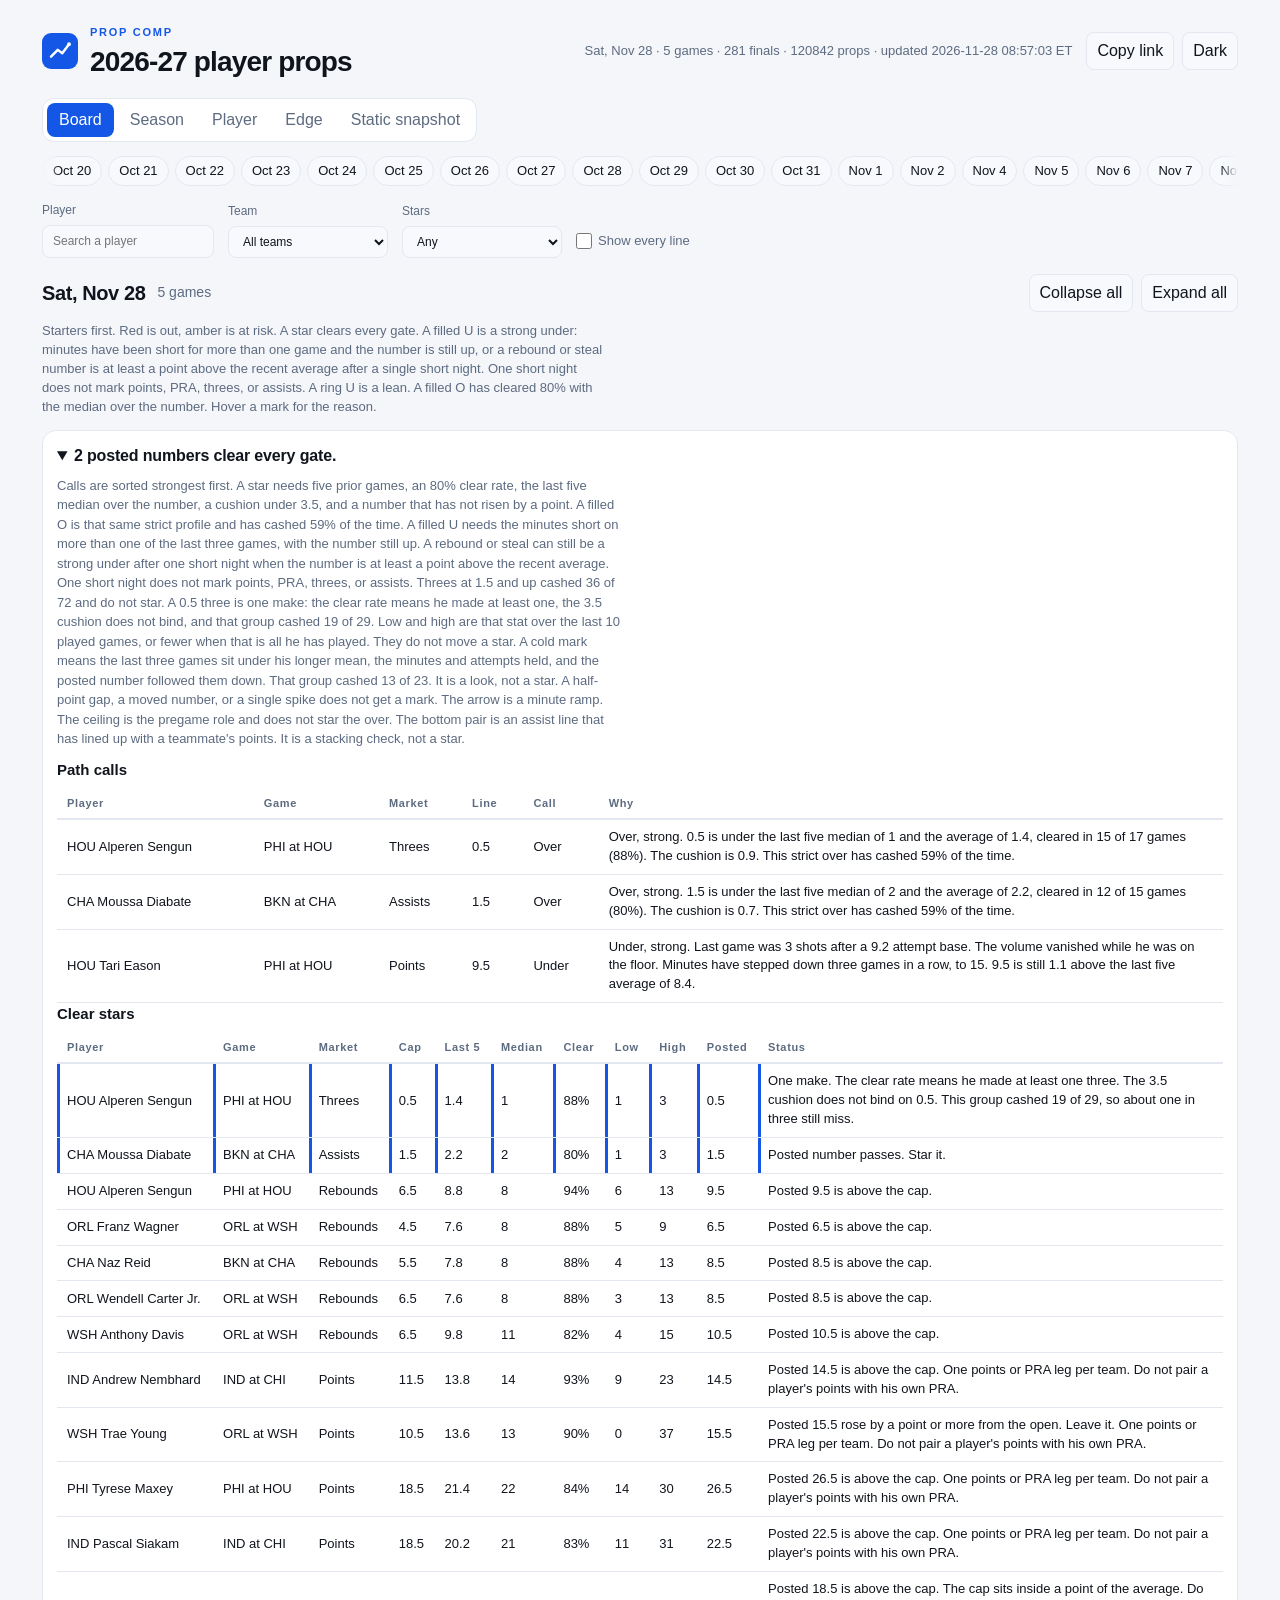
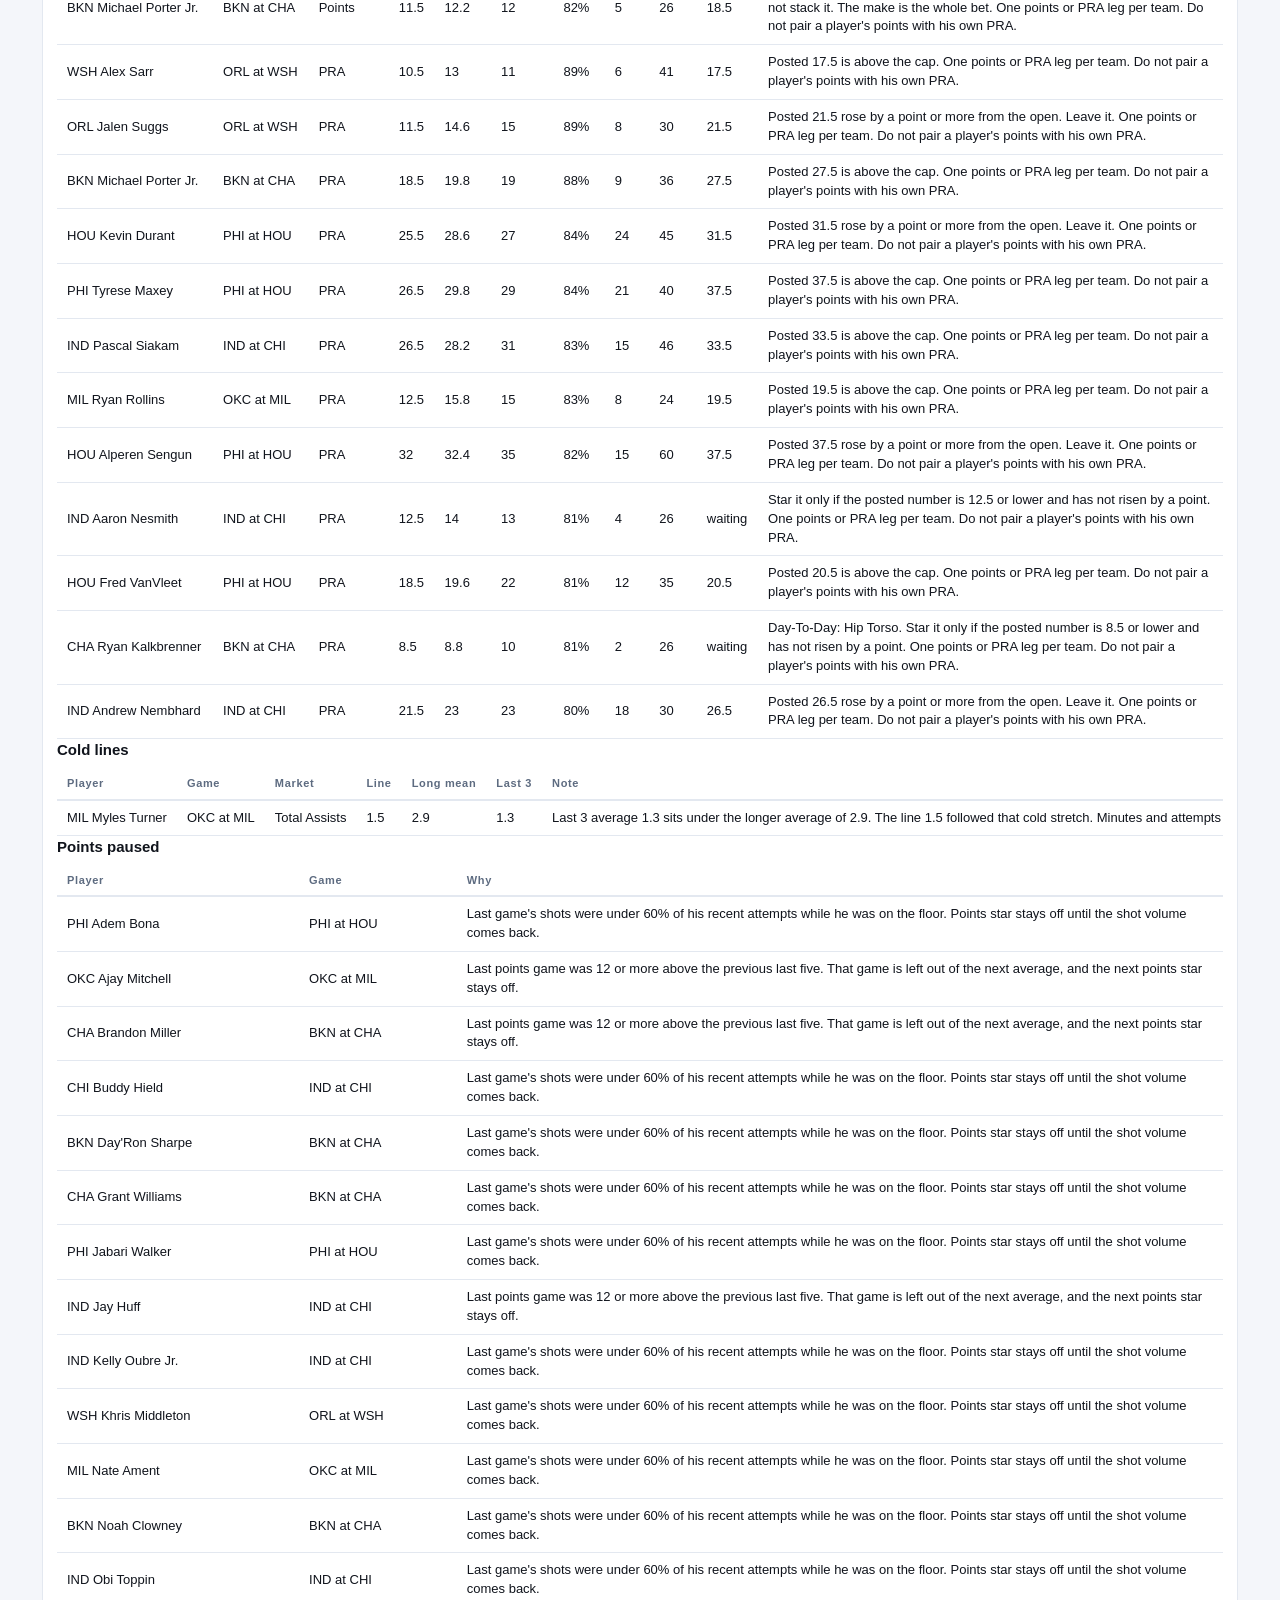
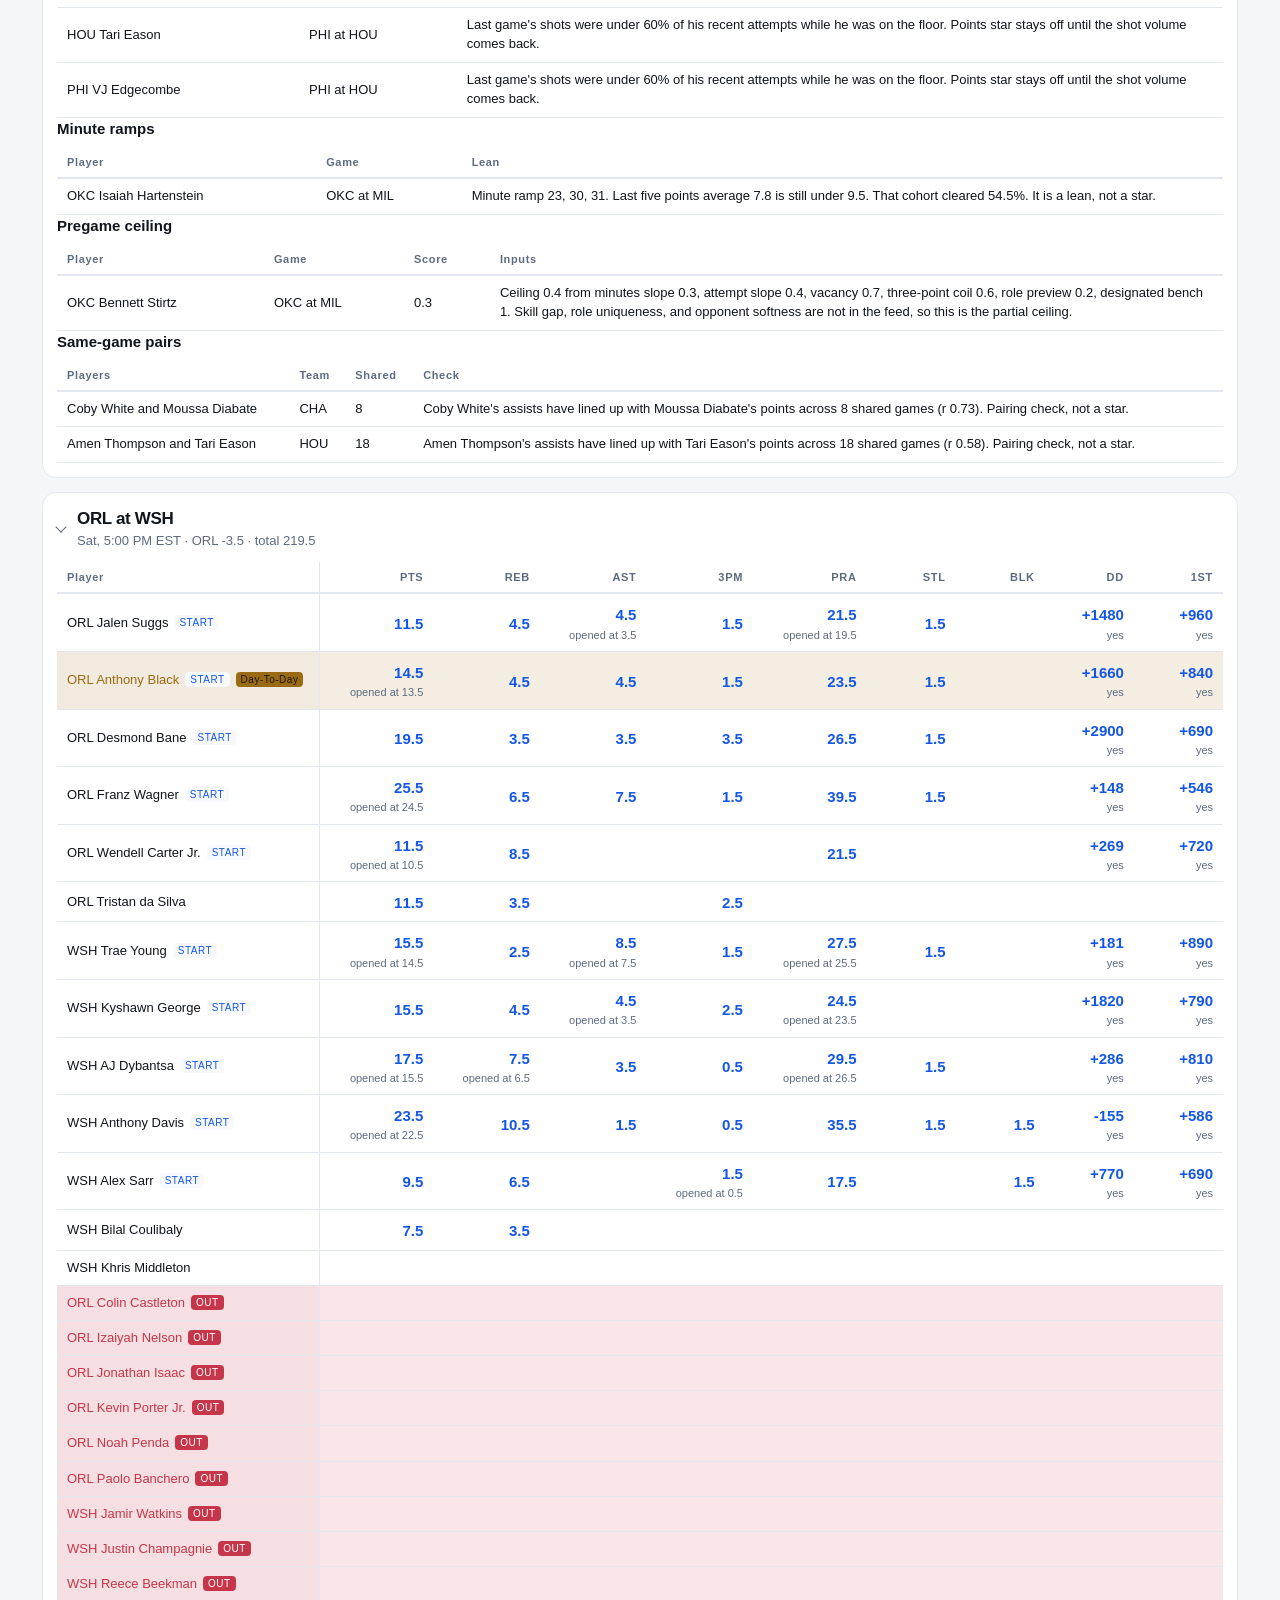
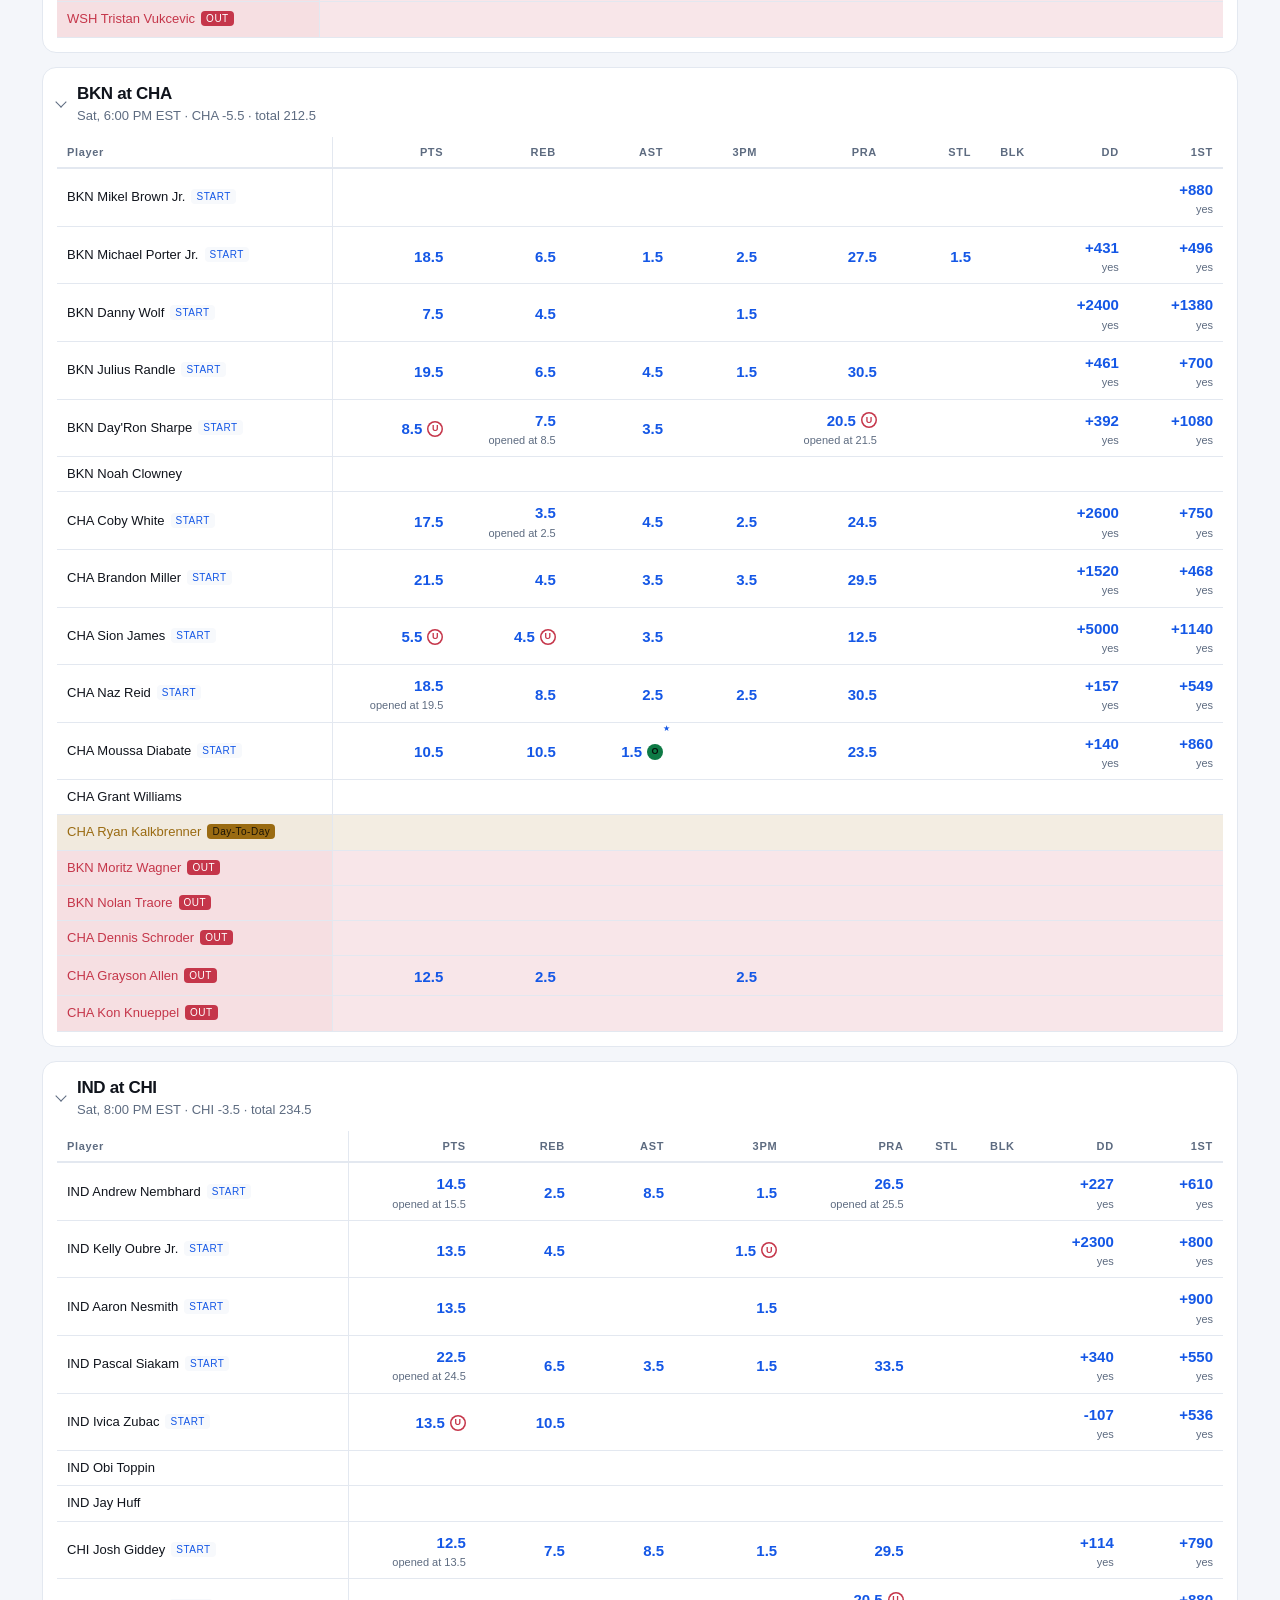
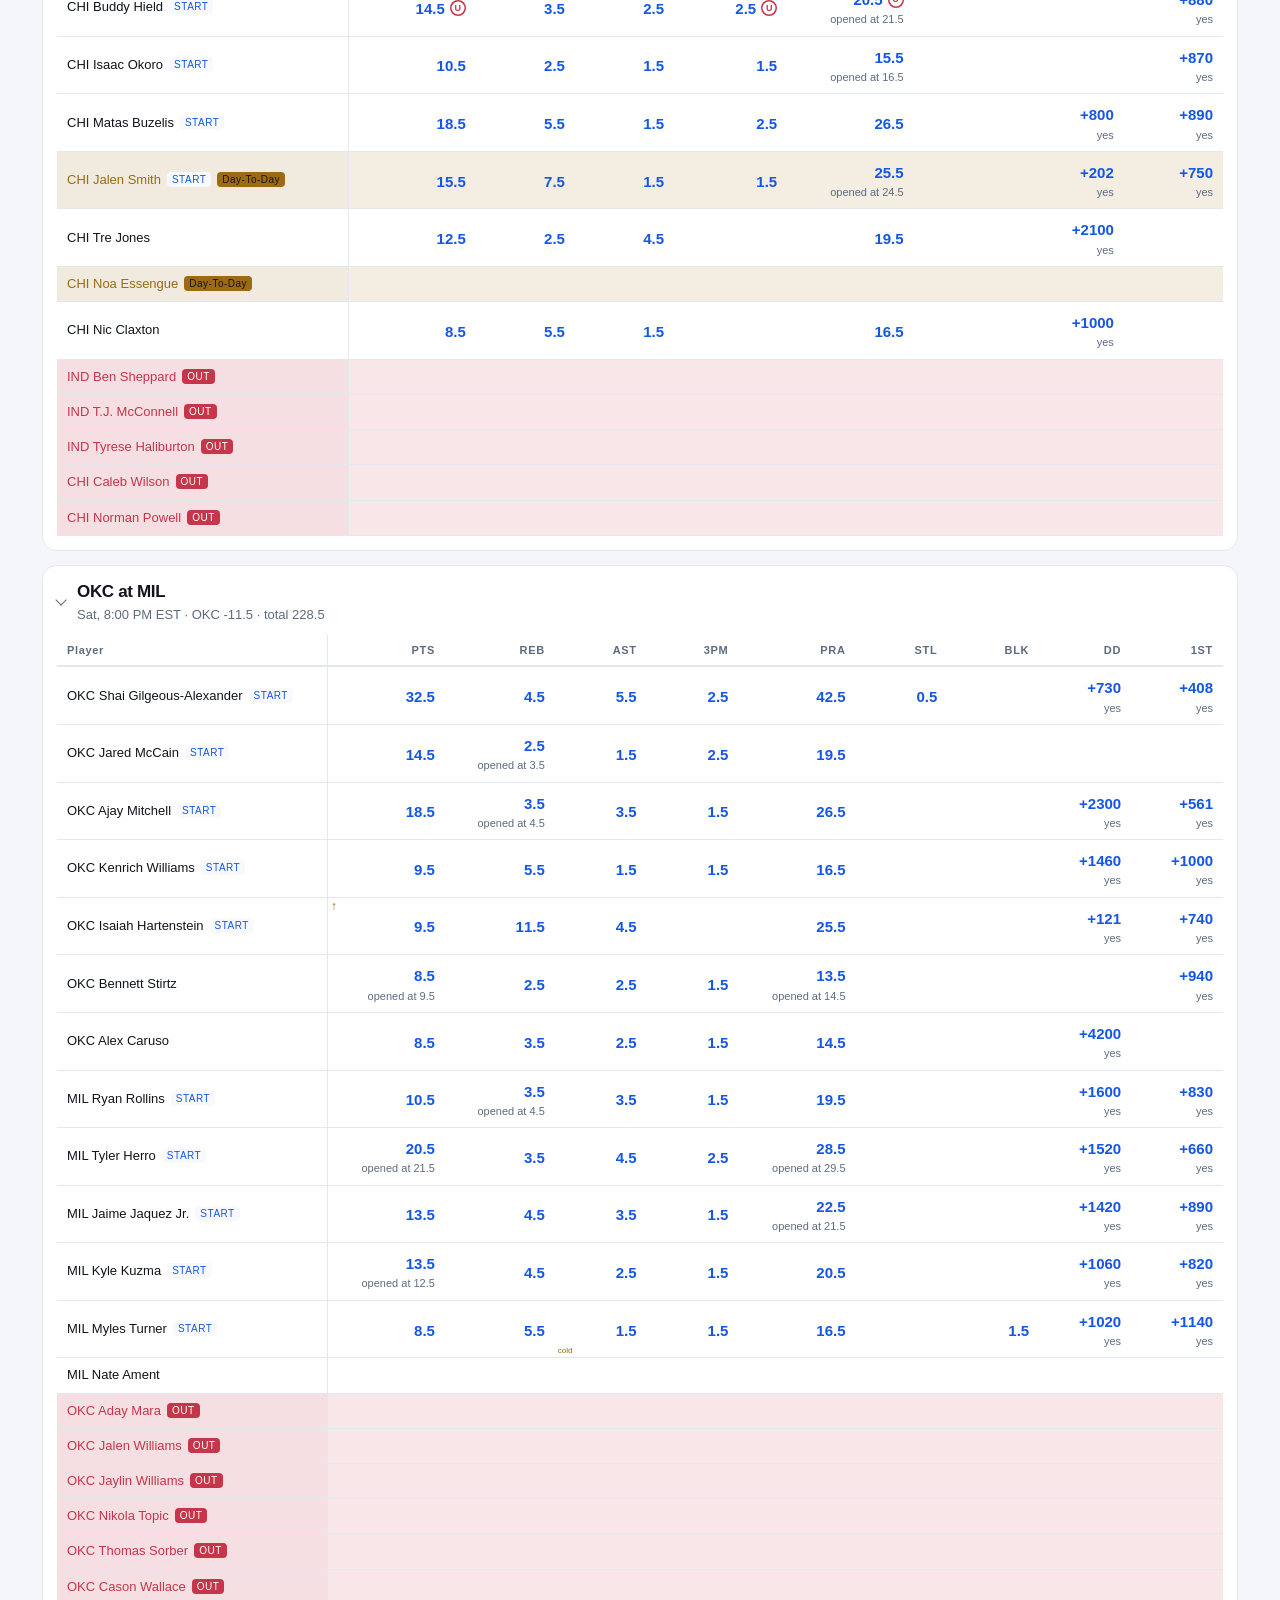
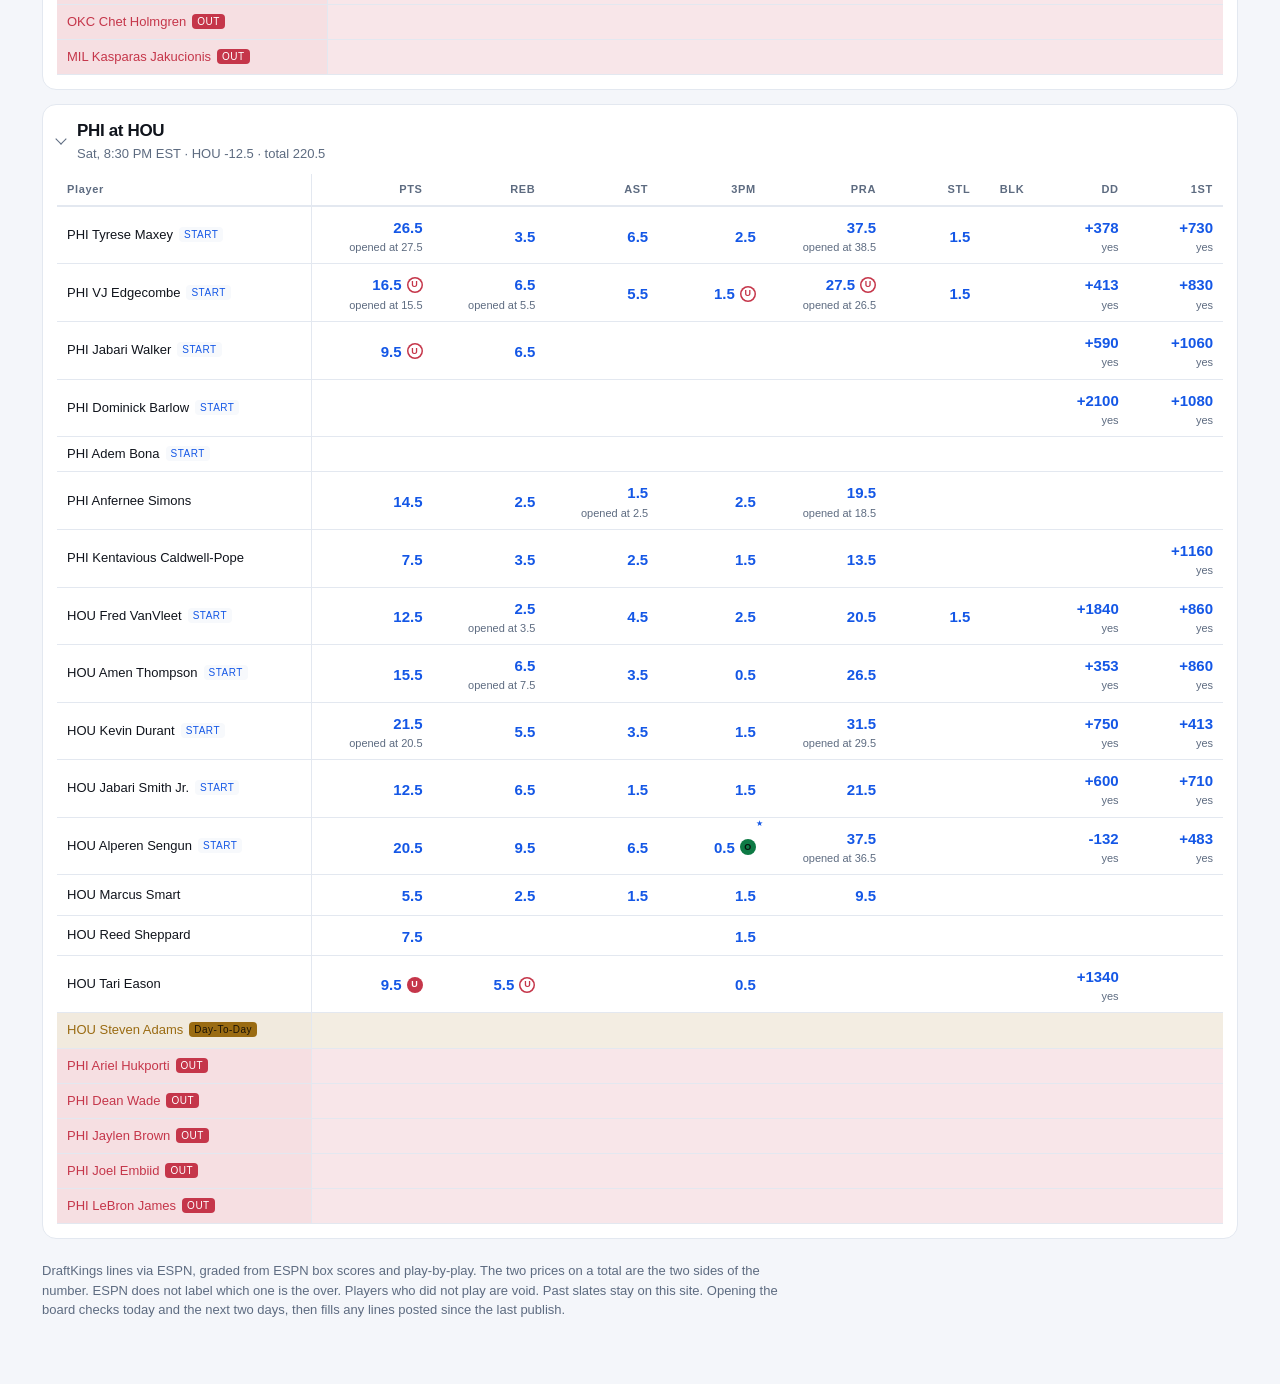
<file: docs/index.html>
<!DOCTYPE html>
<html lang="en" data-theme="dark">
<head>
  <meta charset="utf-8">
  <meta name="viewport" content="width=device-width, initial-scale=1">
  <title>Prop Comp</title>
  <meta name="description" content="NBA player prop lines and whether they hit, one slate at a time.">
  <link rel="icon" href="favicon.svg">
  <script>
    (function () {
      var saved = localStorage.getItem("propcomp-theme");
      var theme = saved || (window.matchMedia("(prefers-color-scheme: light)").matches ? "light" : "dark");
      document.documentElement.setAttribute("data-theme", theme);
    })();
  </script>
  <link rel="stylesheet" href="styles.css?v=13">
</head>
<body>
  <header class="top">
    <a class="brand" href="#/board">
      <svg class="logo" viewBox="0 0 32 32" aria-hidden="true">
        <rect width="32" height="32" rx="8" fill="currentColor"/>
        <path d="M8 21 L14 15 L18 18 L24 10" fill="none" stroke="#fff" stroke-width="2.2" stroke-linecap="round" stroke-linejoin="round"/>
        <circle cx="24" cy="10" r="1.7" fill="#fff"/>
      </svg>
      <span>
        <span class="mark">Prop Comp</span>
        <h1 id="title">NBA player props</h1>
      </span>
    </a>
    <div class="head-side">
      <p class="meta" id="meta"></p>
      <div class="head-actions">
        <button type="button" id="copy">Copy link</button>
        <button type="button" id="theme">Light</button>
      </div>
    </div>
  </header>
  <nav class="tabs" id="tabs">
    <button type="button" data-view="board" class="on">Board</button>
    <button type="button" data-view="season">Season</button>
    <button type="button" data-view="player">Player</button>
    <button type="button" data-view="edge">Edge</button>
    <a href="snapshot.html">Static snapshot</a>
  </nav>
  <div id="dates" class="dates" hidden></div>
  <div id="tools" class="tools"></div>
  <main id="app"><p class="meta">Loading the board.</p></main>
  <footer class="foot" id="foot"></footer>
  <script src="app.js?v=26"></script>
</body>
</html>
</file>
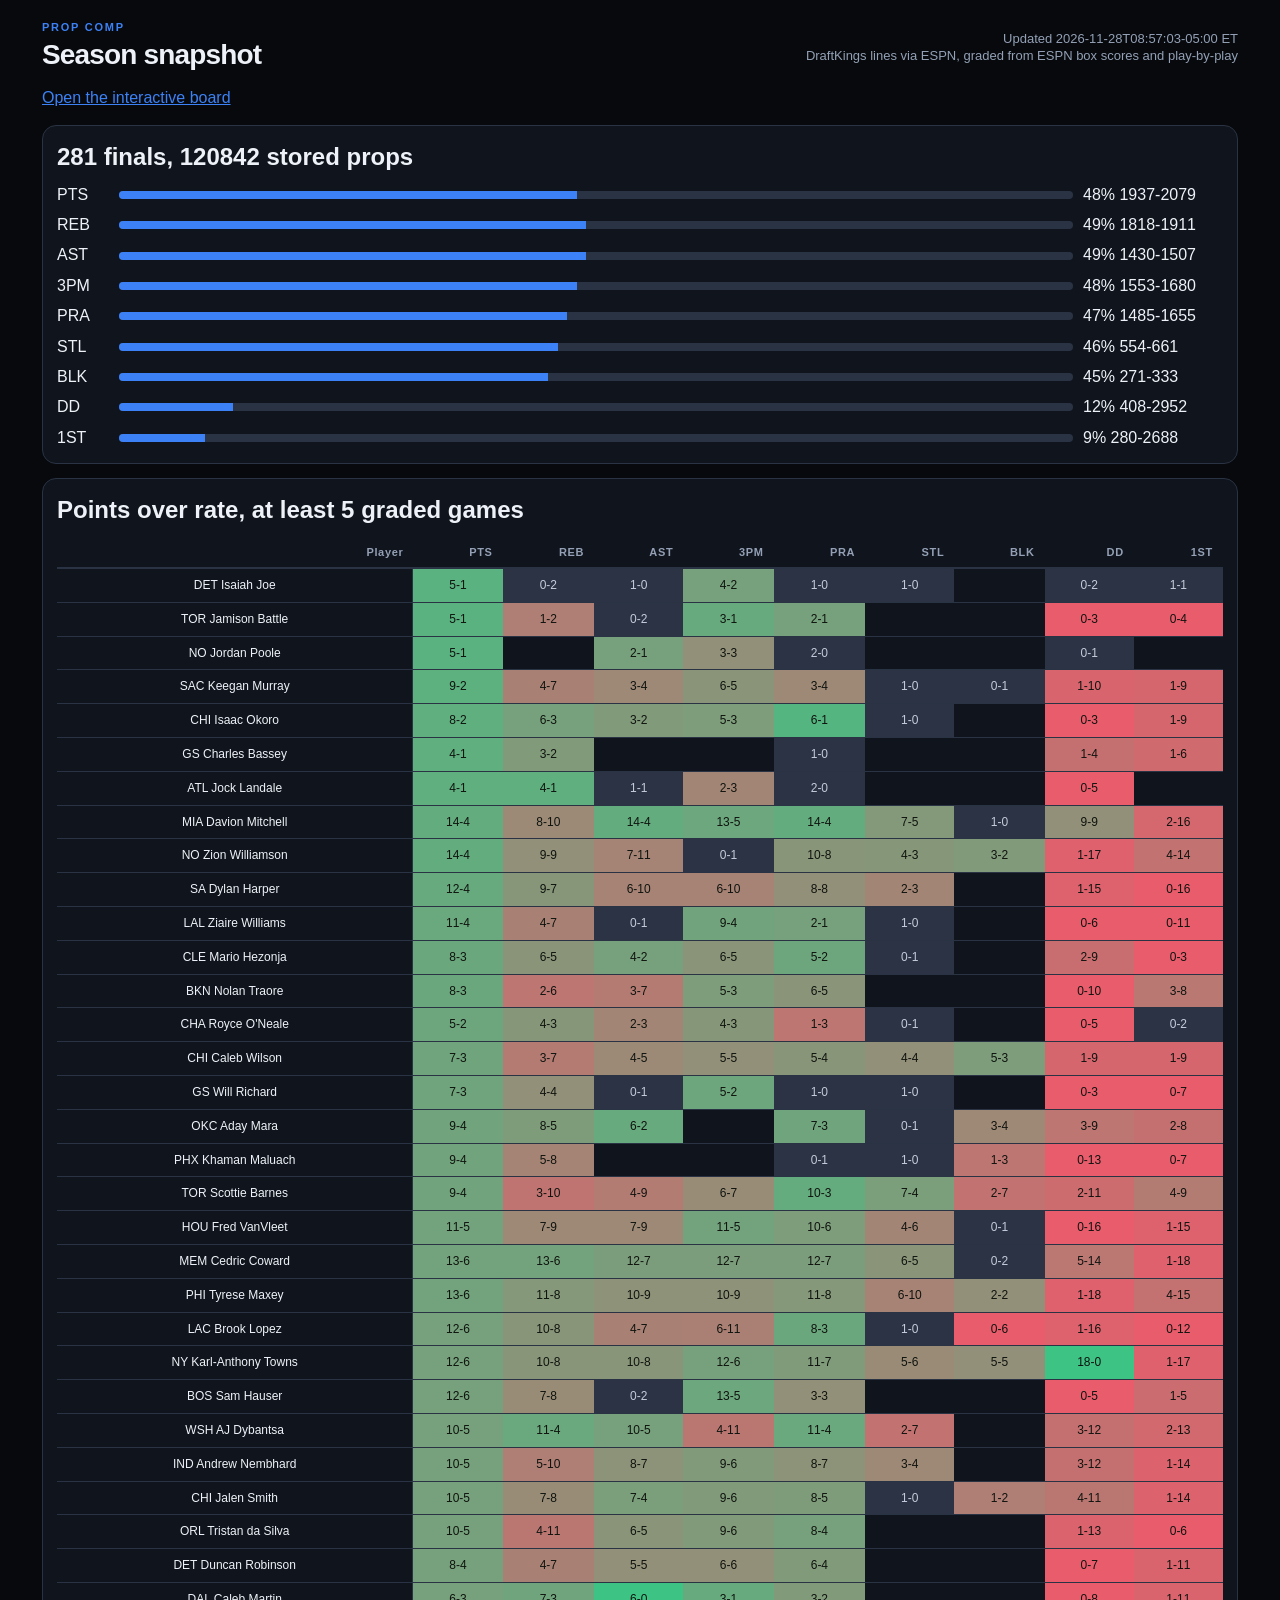
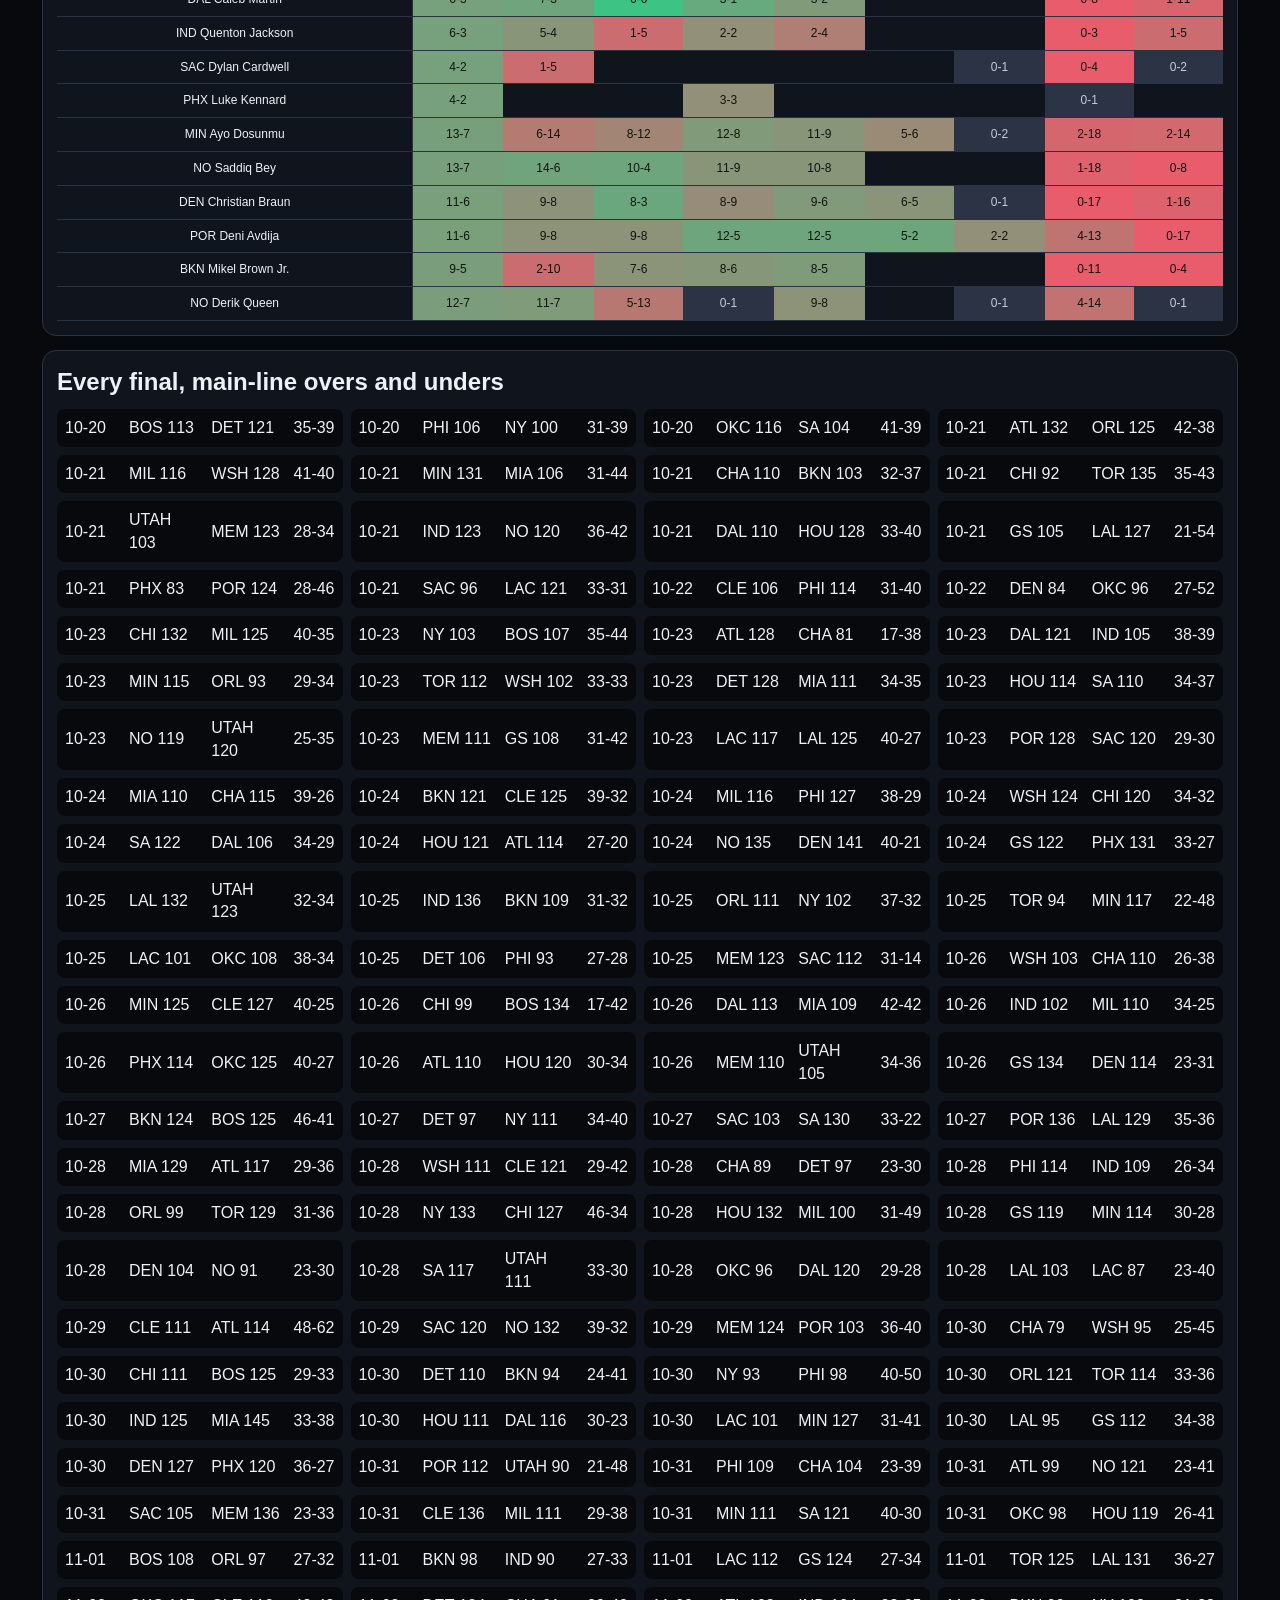
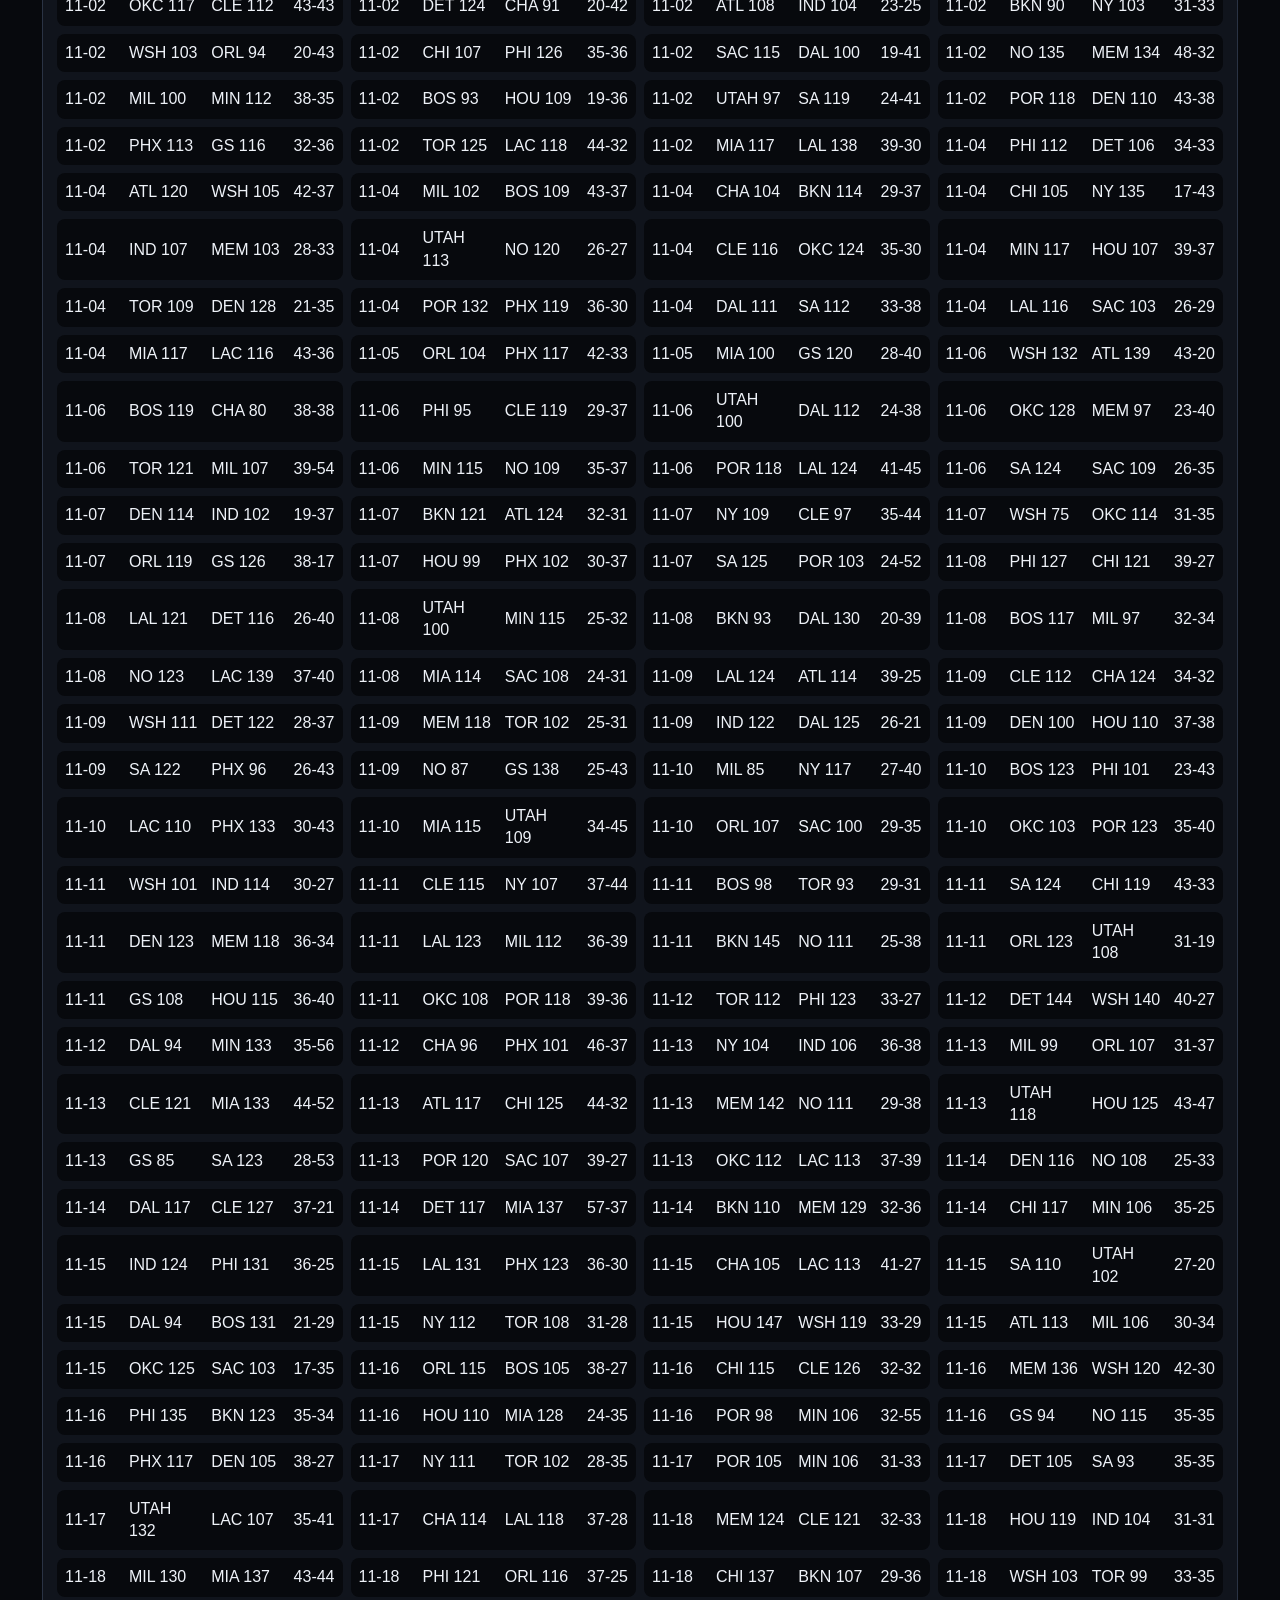
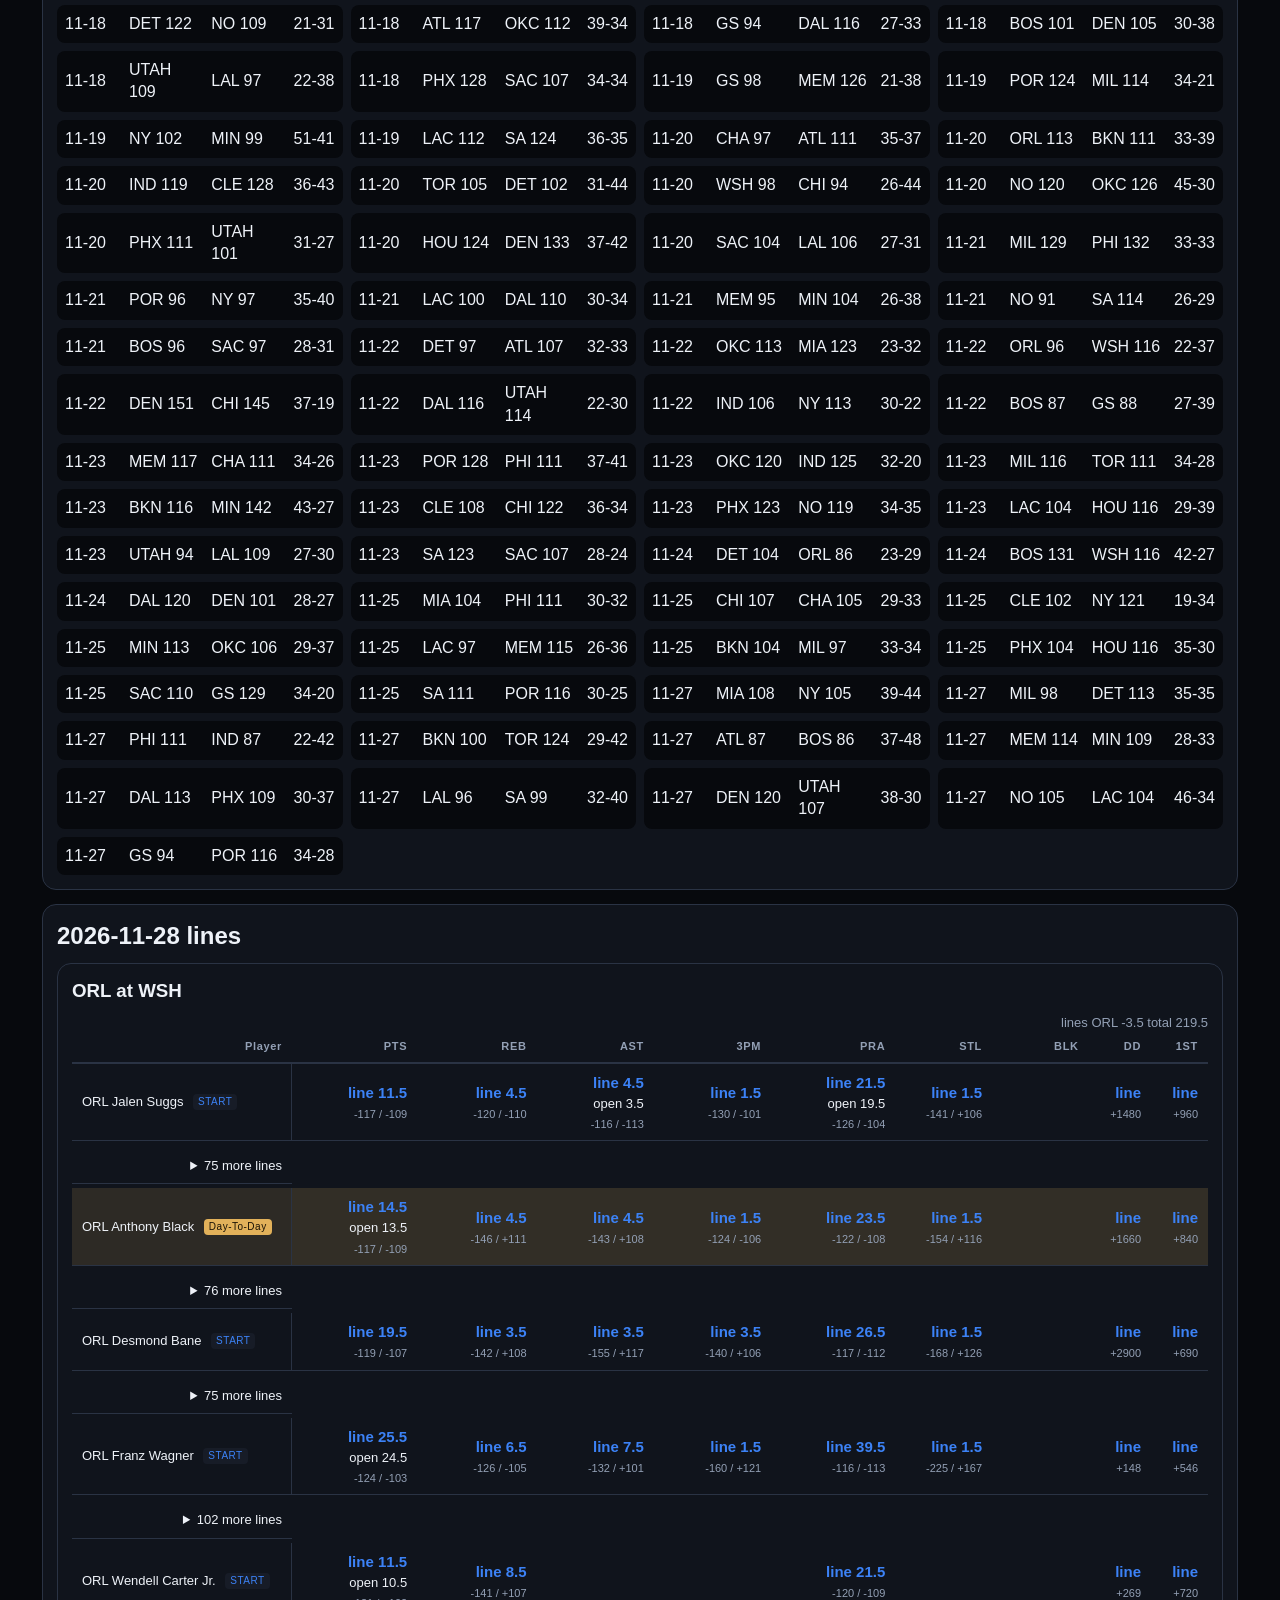
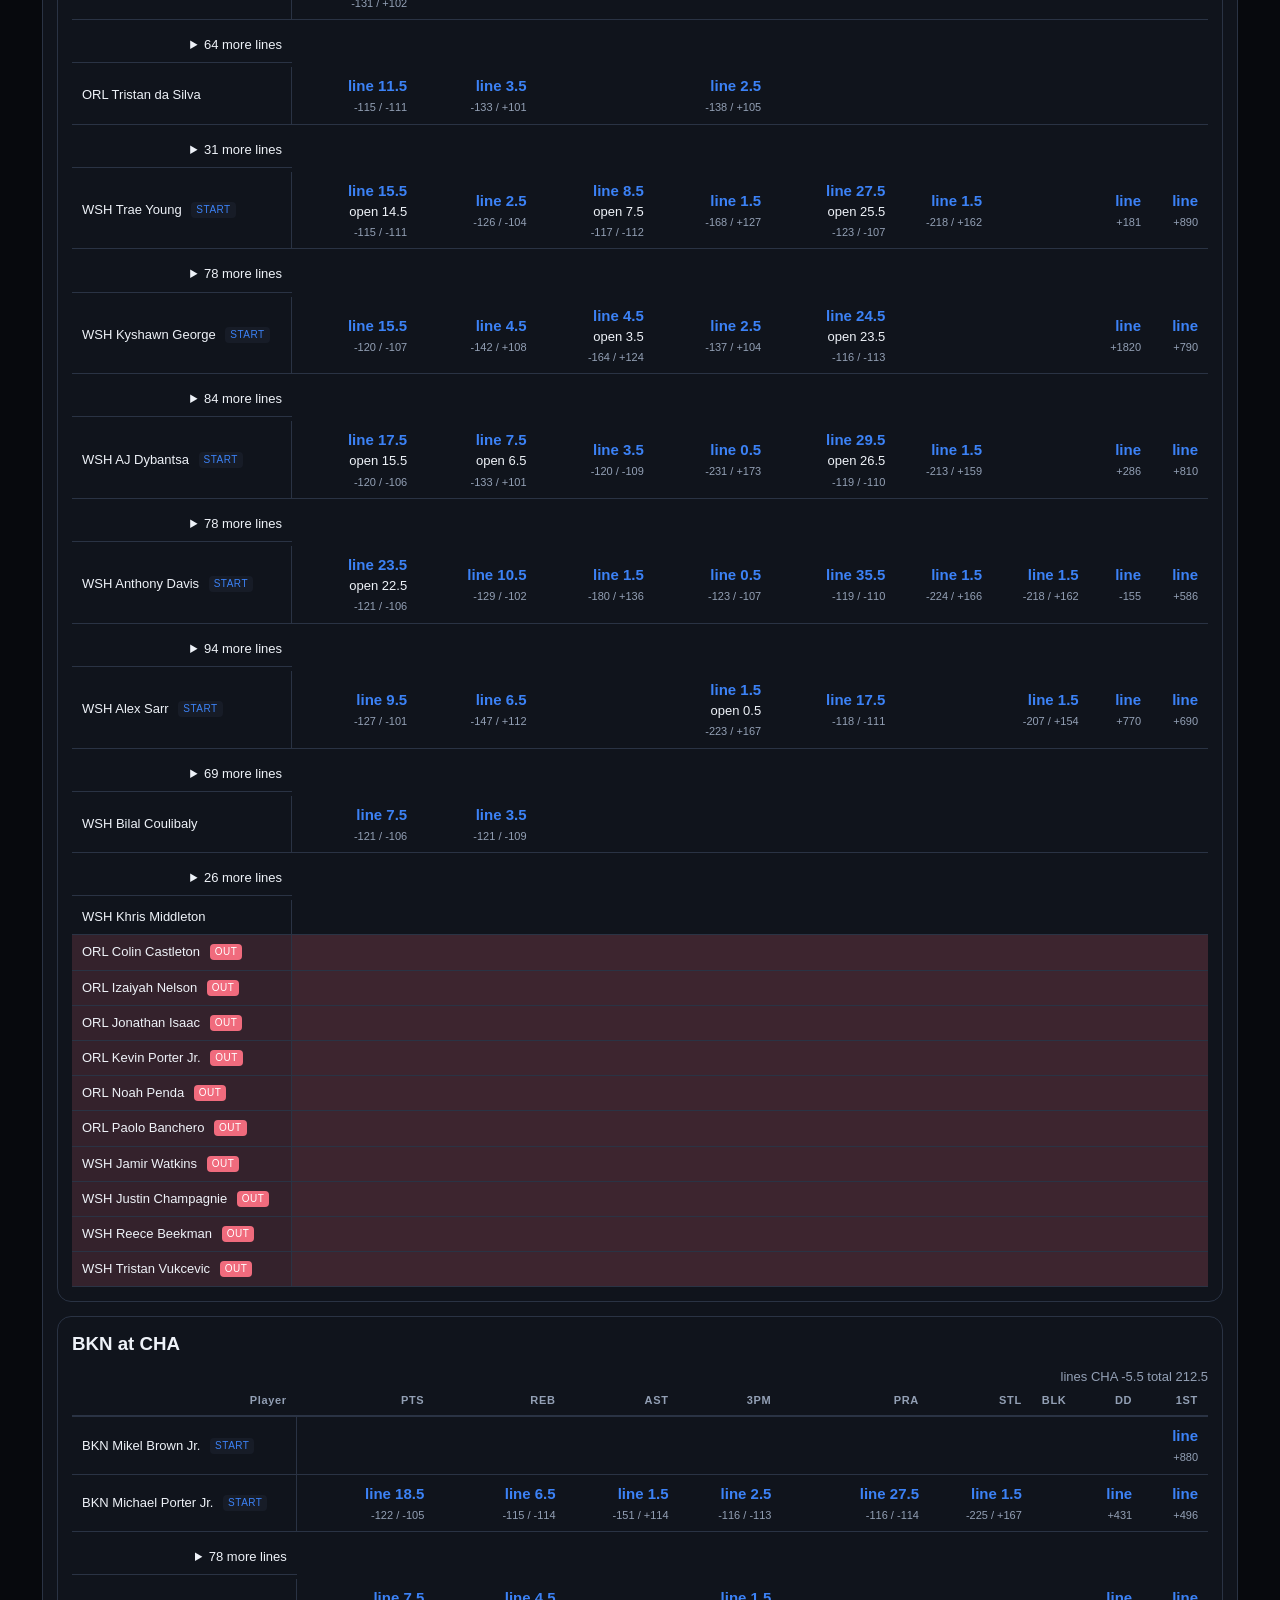
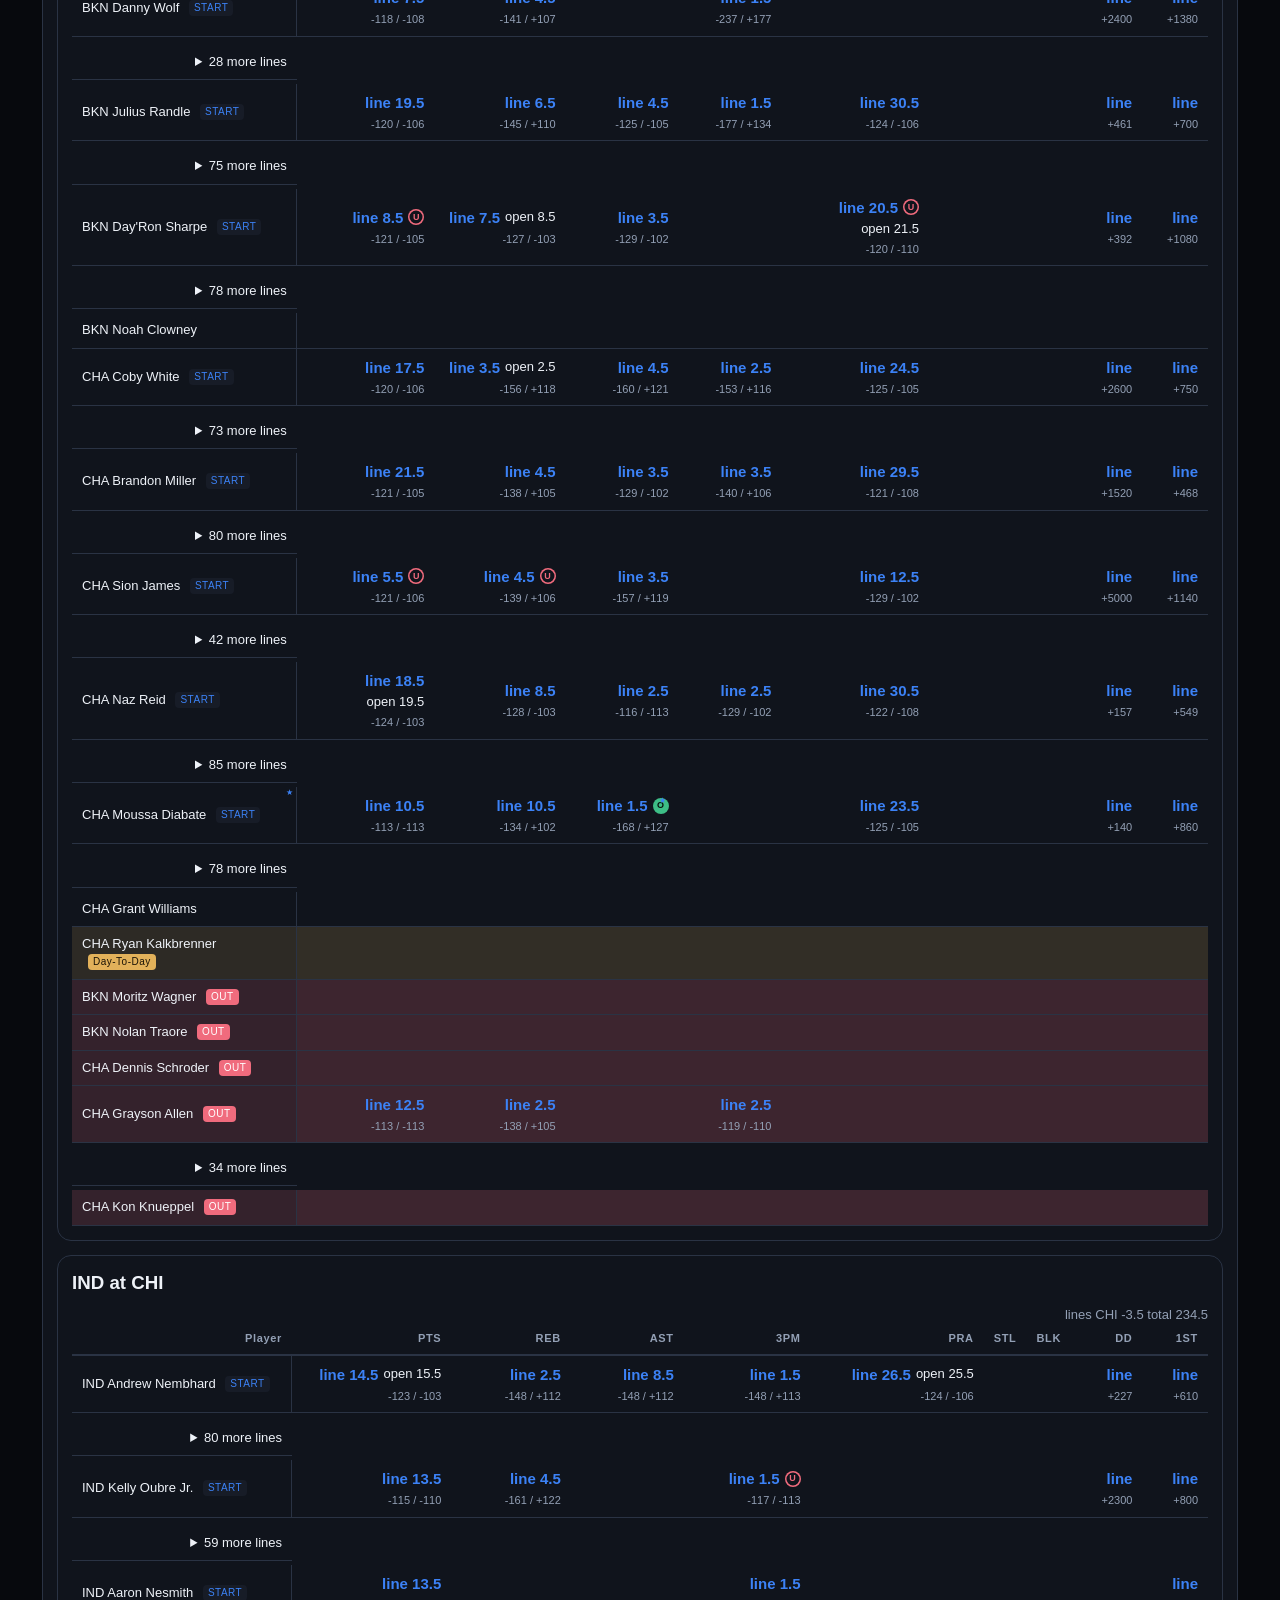
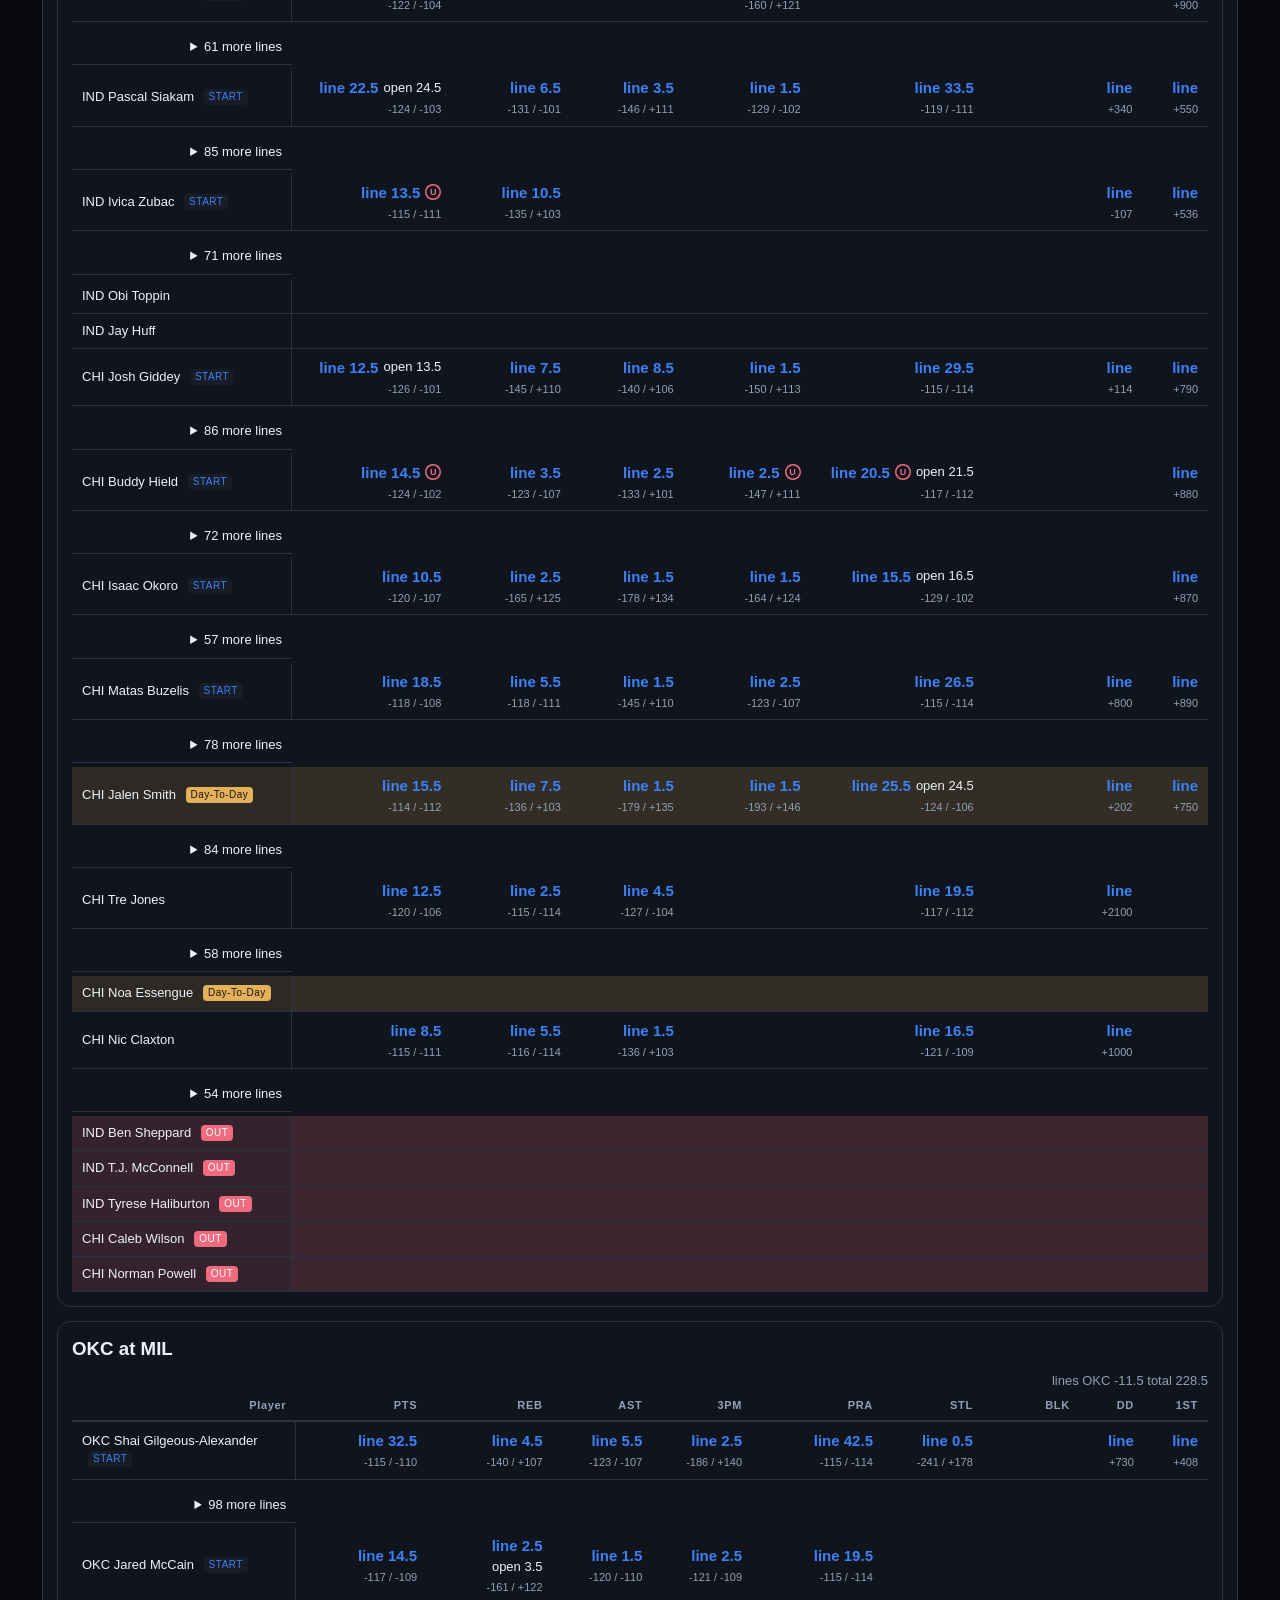
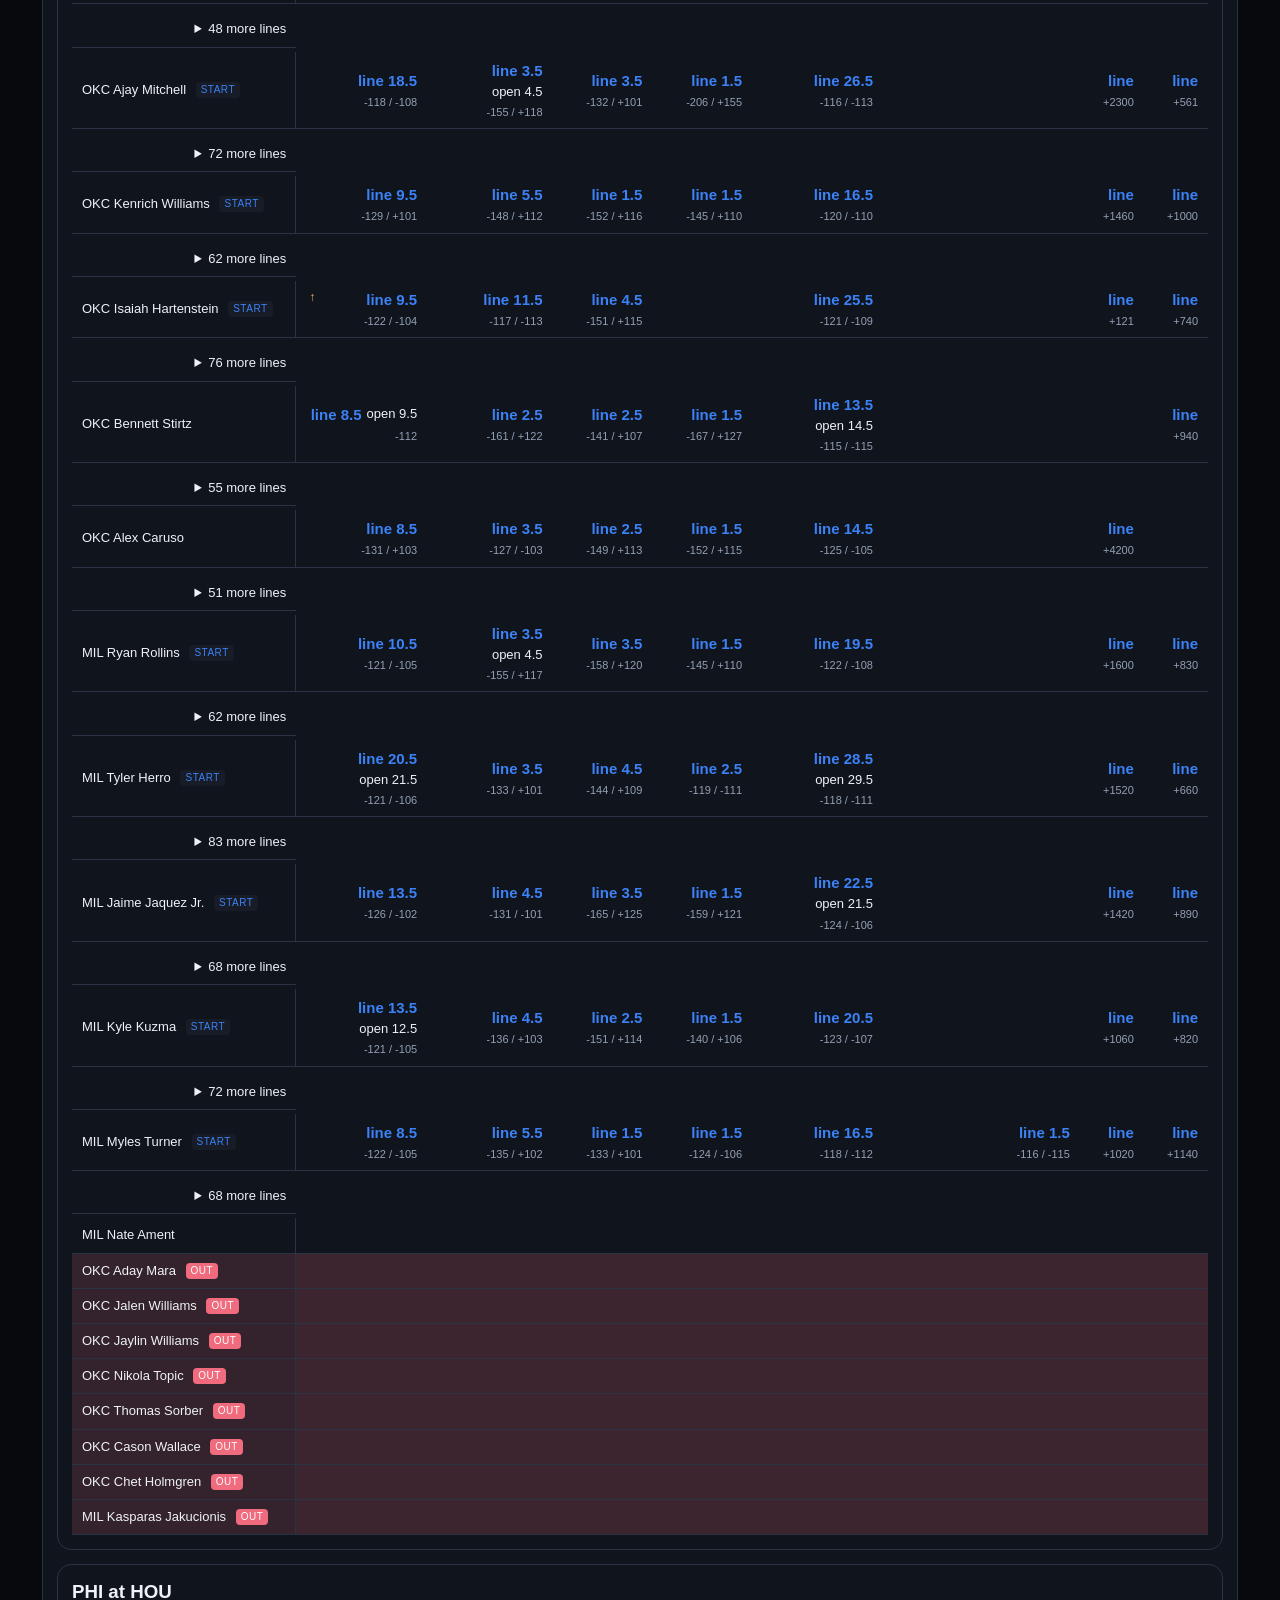
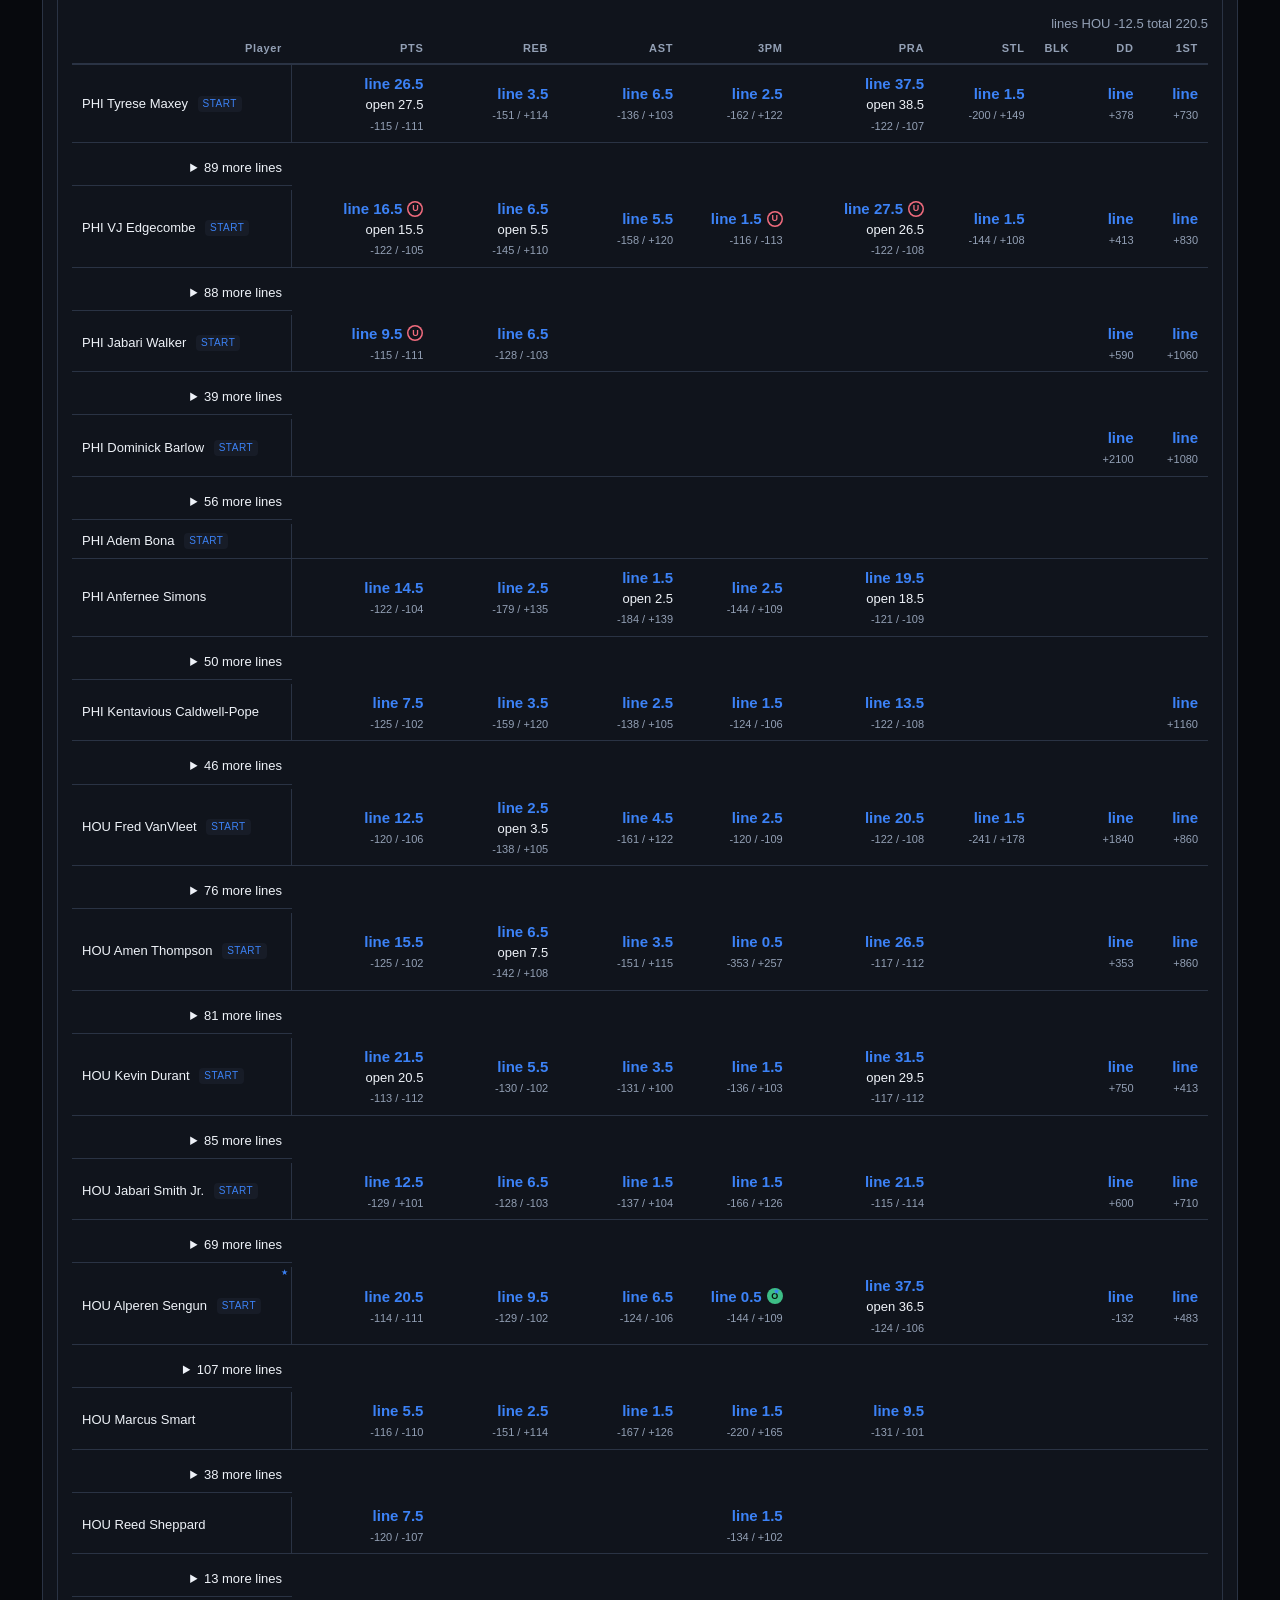
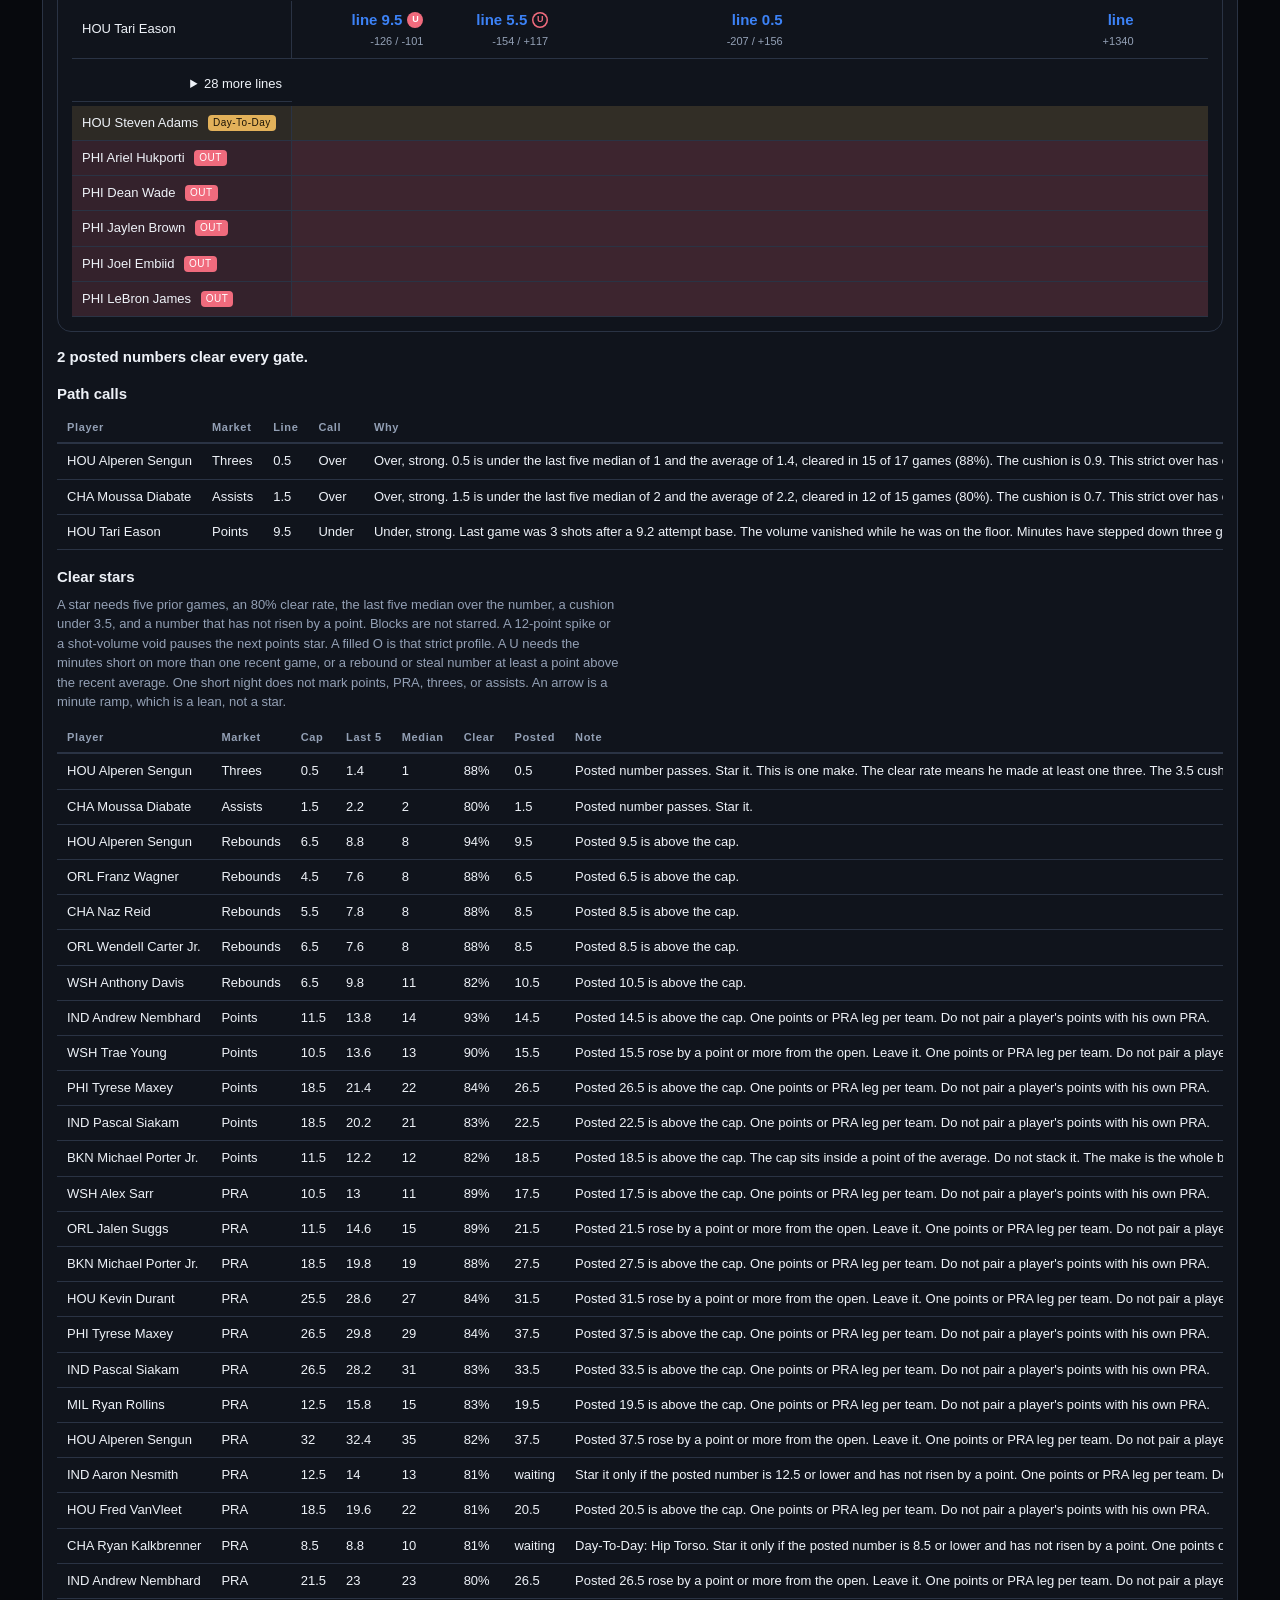
<file: docs/snapshot.html>
<!DOCTYPE html>
<html lang="en">
<head>
<meta charset="utf-8">
<meta name="viewport" content="width=device-width, initial-scale=1">
<title>Prop Comp snapshot</title>
<link rel="stylesheet" href="styles.css">
</head>
<body>
<header class="top">
<div><p class="mark">Prop Comp</p><h1>Season snapshot</h1></div>
<p class="meta">Updated 2026-11-28T08:57:03-05:00 ET<br>DraftKings lines via ESPN, graded from ESPN box scores and play-by-play</p>
</header>
<p class="jump"><a href="index.html">Open the interactive board</a></p>
<section class="panel">
<h2>281 finals, 120842 stored props</h2>
<div class="bars">
<div class="bar-row"><span>PTS</span><span class="track"><span class="fill" style="width:48%"></span></span><span class="rec">48% 1937-2079</span></div>
<div class="bar-row"><span>REB</span><span class="track"><span class="fill" style="width:49%"></span></span><span class="rec">49% 1818-1911</span></div>
<div class="bar-row"><span>AST</span><span class="track"><span class="fill" style="width:49%"></span></span><span class="rec">49% 1430-1507</span></div>
<div class="bar-row"><span>3PM</span><span class="track"><span class="fill" style="width:48%"></span></span><span class="rec">48% 1553-1680</span></div>
<div class="bar-row"><span>PRA</span><span class="track"><span class="fill" style="width:47%"></span></span><span class="rec">47% 1485-1655</span></div>
<div class="bar-row"><span>STL</span><span class="track"><span class="fill" style="width:46%"></span></span><span class="rec">46% 554-661</span></div>
<div class="bar-row"><span>BLK</span><span class="track"><span class="fill" style="width:45%"></span></span><span class="rec">45% 271-333</span></div>
<div class="bar-row"><span>DD</span><span class="track"><span class="fill" style="width:12%"></span></span><span class="rec">12% 408-2952</span></div>
<div class="bar-row"><span>1ST</span><span class="track"><span class="fill" style="width:9%"></span></span><span class="rec">9% 280-2688</span></div>
</div></section>
<section class="panel"><h2>Points over rate, at least 5 graded games</h2>
<div class="table-wrap"><table class="heat"><thead><tr><th>Player</th><th>PTS</th><th>REB</th><th>AST</th><th>3PM</th><th>PRA</th><th>STL</th><th>BLK</th><th>DD</th><th>1ST</th></tr></thead><tbody><tr><td class="name">DET Isaiah Joe</td><td style="background:rgb(89,178,128);color:#10140f">5-1</td><td style="background:#2c3344;color:#c5ccda">0-2</td><td style="background:#2c3344;color:#c5ccda">1-0</td><td style="background:rgb(118,161,124);color:#10140f">4-2</td><td style="background:#2c3344;color:#c5ccda">1-0</td><td style="background:#2c3344;color:#c5ccda">1-0</td><td></td><td style="background:#2c3344;color:#c5ccda">0-2</td><td style="background:#2c3344;color:#c5ccda">1-1</td></tr><tr><td class="name">TOR Jamison Battle</td><td style="background:rgb(89,178,128);color:#10140f">5-1</td><td style="background:rgb(175,126,116);color:#10140f">1-2</td><td style="background:#2c3344;color:#c5ccda">0-2</td><td style="background:rgb(103,170,126);color:#10140f">3-1</td><td style="background:rgb(118,161,124);color:#10140f">2-1</td><td></td><td></td><td style="background:rgb(232,92,108);color:#10140f">0-3</td><td style="background:rgb(232,92,108);color:#10140f">0-4</td></tr><tr><td class="name">NO Jordan Poole</td><td style="background:rgb(89,178,128);color:#10140f">5-1</td><td></td><td style="background:rgb(118,161,124);color:#10140f">2-1</td><td style="background:rgb(146,144,120);color:#10140f">3-3</td><td style="background:#2c3344;color:#c5ccda">2-0</td><td></td><td></td><td style="background:#2c3344;color:#c5ccda">0-1</td><td></td></tr><tr><td class="name">SAC Keegan Murray</td><td style="background:rgb(92,177,127);color:#10140f">9-2</td><td style="background:rgb(169,129,116);color:#10140f">4-7</td><td style="background:rgb(158,136,118);color:#10140f">3-4</td><td style="background:rgb(138,148,121);color:#10140f">6-5</td><td style="background:rgb(158,136,118);color:#10140f">3-4</td><td style="background:#2c3344;color:#c5ccda">1-0</td><td style="background:#2c3344;color:#c5ccda">0-1</td><td style="background:rgb(216,101,110);color:#10140f">1-10</td><td style="background:rgb(214,102,110);color:#10140f">1-9</td></tr><tr><td class="name">CHI Isaac Okoro</td><td style="background:rgb(95,175,127);color:#10140f">8-2</td><td style="background:rgb(118,161,124);color:#10140f">6-3</td><td style="background:rgb(129,154,122);color:#10140f">3-2</td><td style="background:rgb(125,157,123);color:#10140f">5-3</td><td style="background:rgb(85,181,128);color:#10140f">6-1</td><td style="background:#2c3344;color:#c5ccda">1-0</td><td></td><td style="background:rgb(232,92,108);color:#10140f">0-3</td><td style="background:rgb(214,102,110);color:#10140f">1-9</td></tr><tr><td class="name">GS Charles Bassey</td><td style="background:rgb(95,175,127);color:#10140f">4-1</td><td style="background:rgb(129,154,122);color:#10140f">3-2</td><td></td><td></td><td style="background:#2c3344;color:#c5ccda">1-0</td><td></td><td></td><td style="background:rgb(197,112,112);color:#10140f">1-4</td><td style="background:rgb(207,106,111);color:#10140f">1-6</td></tr><tr><td class="name">ATL Jock Landale</td><td style="background:rgb(95,175,127);color:#10140f">4-1</td><td style="background:rgb(95,175,127);color:#10140f">4-1</td><td style="background:#2c3344;color:#c5ccda">1-1</td><td style="background:rgb(163,133,117);color:#10140f">2-3</td><td style="background:#2c3344;color:#c5ccda">2-0</td><td></td><td></td><td style="background:rgb(232,92,108);color:#10140f">0-5</td><td></td></tr><tr><td class="name">MIA Davion Mitchell</td><td style="background:rgb(99,172,126);color:#10140f">14-4</td><td style="background:rgb(156,138,118);color:#10140f">8-10</td><td style="background:rgb(99,172,126);color:#10140f">14-4</td><td style="background:rgb(108,167,125);color:#10140f">13-5</td><td style="background:rgb(99,172,126);color:#10140f">14-4</td><td style="background:rgb(132,152,122);color:#10140f">7-5</td><td style="background:#2c3344;color:#c5ccda">1-0</td><td style="background:rgb(146,144,120);color:#10140f">9-9</td><td style="background:rgb(213,103,110);color:#10140f">2-16</td></tr><tr><td class="name">NO Zion Williamson</td><td style="background:rgb(99,172,126);color:#10140f">14-4</td><td style="background:rgb(146,144,120);color:#10140f">9-9</td><td style="background:rgb(165,132,117);color:#10140f">7-11</td><td style="background:#2c3344;color:#c5ccda">0-1</td><td style="background:rgb(137,149,121);color:#10140f">10-8</td><td style="background:rgb(134,151,121);color:#10140f">4-3</td><td style="background:rgb(129,154,122);color:#10140f">3-2</td><td style="background:rgb(222,97,109);color:#10140f">1-17</td><td style="background:rgb(194,115,113);color:#10140f">4-14</td></tr><tr><td class="name">SA Dylan Harper</td><td style="background:rgb(103,170,126);color:#10140f">12-4</td><td style="background:rgb(135,150,121);color:#10140f">9-7</td><td style="background:rgb(167,131,117);color:#10140f">6-10</td><td style="background:rgb(167,131,117);color:#10140f">6-10</td><td style="background:rgb(146,144,120);color:#10140f">8-8</td><td style="background:rgb(163,133,117);color:#10140f">2-3</td><td></td><td style="background:rgb(221,98,109);color:#10140f">1-15</td><td style="background:rgb(232,92,108);color:#10140f">0-16</td></tr><tr><td class="name">LAL Ziaire Williams</td><td style="background:rgb(106,168,125);color:#10140f">11-4</td><td style="background:rgb(169,129,116);color:#10140f">4-7</td><td style="background:#2c3344;color:#c5ccda">0-1</td><td style="background:rgb(113,164,124);color:#10140f">9-4</td><td style="background:rgb(118,161,124);color:#10140f">2-1</td><td style="background:#2c3344;color:#c5ccda">1-0</td><td></td><td style="background:rgb(232,92,108);color:#10140f">0-6</td><td style="background:rgb(232,92,108);color:#10140f">0-11</td></tr><tr><td class="name">CLE Mario Hezonja</td><td style="background:rgb(107,167,125);color:#10140f">8-3</td><td style="background:rgb(138,148,121);color:#10140f">6-5</td><td style="background:rgb(118,161,124);color:#10140f">4-2</td><td style="background:rgb(138,148,121);color:#10140f">6-5</td><td style="background:rgb(109,166,125);color:#10140f">5-2</td><td style="background:#2c3344;color:#c5ccda">0-1</td><td></td><td style="background:rgb(200,110,112);color:#10140f">2-9</td><td style="background:rgb(232,92,108);color:#10140f">0-3</td></tr><tr><td class="name">BKN Nolan Traore</td><td style="background:rgb(107,167,125);color:#10140f">8-3</td><td style="background:rgb(189,118,114);color:#10140f">2-6</td><td style="background:rgb(180,123,115);color:#10140f">3-7</td><td style="background:rgb(125,157,123);color:#10140f">5-3</td><td style="background:rgb(138,148,121);color:#10140f">6-5</td><td></td><td></td><td style="background:rgb(232,92,108);color:#10140f">0-10</td><td style="background:rgb(185,120,114);color:#10140f">3-8</td></tr><tr><td class="name">CHA Royce O&#x27;Neale</td><td style="background:rgb(109,166,125);color:#10140f">5-2</td><td style="background:rgb(134,151,121);color:#10140f">4-3</td><td style="background:rgb(163,133,117);color:#10140f">2-3</td><td style="background:rgb(134,151,121);color:#10140f">4-3</td><td style="background:rgb(189,118,114);color:#10140f">1-3</td><td style="background:#2c3344;color:#c5ccda">0-1</td><td></td><td style="background:rgb(232,92,108);color:#10140f">0-5</td><td style="background:#2c3344;color:#c5ccda">0-2</td></tr><tr><td class="name">CHI Caleb Wilson</td><td style="background:rgb(112,164,124);color:#10140f">7-3</td><td style="background:rgb(180,123,115);color:#10140f">3-7</td><td style="background:rgb(156,138,118);color:#10140f">4-5</td><td style="background:rgb(146,144,120);color:#10140f">5-5</td><td style="background:rgb(137,149,121);color:#10140f">5-4</td><td style="background:rgb(146,144,120);color:#10140f">4-4</td><td style="background:rgb(125,157,123);color:#10140f">5-3</td><td style="background:rgb(214,102,110);color:#10140f">1-9</td><td style="background:rgb(214,102,110);color:#10140f">1-9</td></tr><tr><td class="name">GS Will Richard</td><td style="background:rgb(112,164,124);color:#10140f">7-3</td><td style="background:rgb(146,144,120);color:#10140f">4-4</td><td style="background:#2c3344;color:#c5ccda">0-1</td><td style="background:rgb(109,166,125);color:#10140f">5-2</td><td style="background:#2c3344;color:#c5ccda">1-0</td><td style="background:#2c3344;color:#c5ccda">1-0</td><td></td><td style="background:rgb(232,92,108);color:#10140f">0-3</td><td style="background:rgb(232,92,108);color:#10140f">0-7</td></tr><tr><td class="name">OKC Aday Mara</td><td style="background:rgb(113,164,124);color:#10140f">9-4</td><td style="background:rgb(126,156,122);color:#10140f">8-5</td><td style="background:rgb(103,170,126);color:#10140f">6-2</td><td></td><td style="background:rgb(112,164,124);color:#10140f">7-3</td><td style="background:#2c3344;color:#c5ccda">0-1</td><td style="background:rgb(158,136,118);color:#10140f">3-4</td><td style="background:rgb(189,118,114);color:#10140f">3-9</td><td style="background:rgb(197,112,112);color:#10140f">2-8</td></tr><tr><td class="name">PHX Khaman Maluach</td><td style="background:rgb(113,164,124);color:#10140f">9-4</td><td style="background:rgb(166,132,117);color:#10140f">5-8</td><td></td><td></td><td style="background:#2c3344;color:#c5ccda">0-1</td><td style="background:#2c3344;color:#c5ccda">1-0</td><td style="background:rgb(189,118,114);color:#10140f">1-3</td><td style="background:rgb(232,92,108);color:#10140f">0-13</td><td style="background:rgb(232,92,108);color:#10140f">0-7</td></tr><tr><td class="name">TOR Scottie Barnes</td><td style="background:rgb(113,164,124);color:#10140f">9-4</td><td style="background:rgb(192,116,113);color:#10140f">3-10</td><td style="background:rgb(179,124,115);color:#10140f">4-9</td><td style="background:rgb(153,140,119);color:#10140f">6-7</td><td style="background:rgb(100,172,126);color:#10140f">10-3</td><td style="background:rgb(123,158,123);color:#10140f">7-4</td><td style="background:rgb(194,115,113);color:#10140f">2-7</td><td style="background:rgb(205,108,111);color:#10140f">2-11</td><td style="background:rgb(179,124,115);color:#10140f">4-9</td></tr><tr><td class="name">HOU Fred VanVleet</td><td style="background:rgb(114,163,124);color:#10140f">11-5</td><td style="background:rgb(157,137,118);color:#10140f">7-9</td><td style="background:rgb(157,137,118);color:#10140f">7-9</td><td style="background:rgb(114,163,124);color:#10140f">11-5</td><td style="background:rgb(125,157,123);color:#10140f">10-6</td><td style="background:rgb(163,133,117);color:#10140f">4-6</td><td style="background:#2c3344;color:#c5ccda">0-1</td><td style="background:rgb(232,92,108);color:#10140f">0-16</td><td style="background:rgb(221,98,109);color:#10140f">1-15</td></tr><tr><td class="name">MEM Cedric Coward</td><td style="background:rgb(115,163,124);color:#10140f">13-6</td><td style="background:rgb(115,163,124);color:#10140f">13-6</td><td style="background:rgb(124,157,123);color:#10140f">12-7</td><td style="background:rgb(124,157,123);color:#10140f">12-7</td><td style="background:rgb(124,157,123);color:#10140f">12-7</td><td style="background:rgb(138,148,121);color:#10140f">6-5</td><td style="background:#2c3344;color:#c5ccda">0-2</td><td style="background:rgb(187,119,114);color:#10140f">5-14</td><td style="background:rgb(223,97,109);color:#10140f">1-18</td></tr><tr><td class="name">PHI Tyrese Maxey</td><td style="background:rgb(115,163,124);color:#10140f">13-6</td><td style="background:rgb(133,152,121);color:#10140f">11-8</td><td style="background:rgb(142,146,120);color:#10140f">10-9</td><td style="background:rgb(142,146,120);color:#10140f">10-9</td><td style="background:rgb(133,152,121);color:#10140f">11-8</td><td style="background:rgb(167,131,117);color:#10140f">6-10</td><td style="background:rgb(146,144,120);color:#10140f">2-2</td><td style="background:rgb(223,97,109);color:#10140f">1-18</td><td style="background:rgb(196,113,113);color:#10140f">4-15</td></tr><tr><td class="name">LAC Brook Lopez</td><td style="background:rgb(118,161,124);color:#10140f">12-6</td><td style="background:rgb(137,149,121);color:#10140f">10-8</td><td style="background:rgb(169,129,116);color:#10140f">4-7</td><td style="background:rgb(171,128,116);color:#10140f">6-11</td><td style="background:rgb(107,167,125);color:#10140f">8-3</td><td style="background:#2c3344;color:#c5ccda">1-0</td><td style="background:rgb(232,92,108);color:#10140f">0-6</td><td style="background:rgb(221,98,109);color:#10140f">1-16</td><td style="background:rgb(232,92,108);color:#10140f">0-12</td></tr><tr><td class="name">NY Karl-Anthony Towns</td><td style="background:rgb(118,161,124);color:#10140f">12-6</td><td style="background:rgb(137,149,121);color:#10140f">10-8</td><td style="background:rgb(137,149,121);color:#10140f">10-8</td><td style="background:rgb(118,161,124);color:#10140f">12-6</td><td style="background:rgb(127,155,122);color:#10140f">11-7</td><td style="background:rgb(154,139,118);color:#10140f">5-6</td><td style="background:rgb(146,144,120);color:#10140f">5-5</td><td style="background:rgb(61,196,132);color:#10140f">18-0</td><td style="background:rgb(222,97,109);color:#10140f">1-17</td></tr><tr><td class="name">BOS Sam Hauser</td><td style="background:rgb(118,161,124);color:#10140f">12-6</td><td style="background:rgb(152,140,119);color:#10140f">7-8</td><td style="background:#2c3344;color:#c5ccda">0-2</td><td style="background:rgb(108,167,125);color:#10140f">13-5</td><td style="background:rgb(146,144,120);color:#10140f">3-3</td><td></td><td></td><td style="background:rgb(232,92,108);color:#10140f">0-5</td><td style="background:rgb(203,109,112);color:#10140f">1-5</td></tr><tr><td class="name">WSH AJ Dybantsa</td><td style="background:rgb(118,161,124);color:#10140f">10-5</td><td style="background:rgb(106,168,125);color:#10140f">11-4</td><td style="background:rgb(118,161,124);color:#10140f">10-5</td><td style="background:rgb(186,119,114);color:#10140f">4-11</td><td style="background:rgb(106,168,125);color:#10140f">11-4</td><td style="background:rgb(194,115,113);color:#10140f">2-7</td><td></td><td style="background:rgb(197,112,112);color:#10140f">3-12</td><td style="background:rgb(209,105,111);color:#10140f">2-13</td></tr><tr><td class="name">IND Andrew Nembhard</td><td style="background:rgb(118,161,124);color:#10140f">10-5</td><td style="background:rgb(175,126,116);color:#10140f">5-10</td><td style="background:rgb(140,147,120);color:#10140f">8-7</td><td style="background:rgb(129,154,122);color:#10140f">9-6</td><td style="background:rgb(140,147,120);color:#10140f">8-7</td><td style="background:rgb(158,136,118);color:#10140f">3-4</td><td></td><td style="background:rgb(197,112,112);color:#10140f">3-12</td><td style="background:rgb(220,98,109);color:#10140f">1-14</td></tr><tr><td class="name">CHI Jalen Smith</td><td style="background:rgb(118,161,124);color:#10140f">10-5</td><td style="background:rgb(152,140,119);color:#10140f">7-8</td><td style="background:rgb(123,158,123);color:#10140f">7-4</td><td style="background:rgb(129,154,122);color:#10140f">9-6</td><td style="background:rgb(126,156,122);color:#10140f">8-5</td><td style="background:#2c3344;color:#c5ccda">1-0</td><td style="background:rgb(175,126,116);color:#10140f">1-2</td><td style="background:rgb(186,119,114);color:#10140f">4-11</td><td style="background:rgb(220,98,109);color:#10140f">1-14</td></tr><tr><td class="name">ORL Tristan da Silva</td><td style="background:rgb(118,161,124);color:#10140f">10-5</td><td style="background:rgb(186,119,114);color:#10140f">4-11</td><td style="background:rgb(138,148,121);color:#10140f">6-5</td><td style="background:rgb(129,154,122);color:#10140f">9-6</td><td style="background:rgb(118,161,124);color:#10140f">8-4</td><td></td><td></td><td style="background:rgb(219,99,109);color:#10140f">1-13</td><td style="background:rgb(232,92,108);color:#10140f">0-6</td></tr><tr><td class="name">DET Duncan Robinson</td><td style="background:rgb(118,161,124);color:#10140f">8-4</td><td style="background:rgb(169,129,116);color:#10140f">4-7</td><td style="background:rgb(146,144,120);color:#10140f">5-5</td><td style="background:rgb(146,144,120);color:#10140f">6-6</td><td style="background:rgb(129,154,122);color:#10140f">6-4</td><td></td><td></td><td style="background:rgb(232,92,108);color:#10140f">0-7</td><td style="background:rgb(217,100,110);color:#10140f">1-11</td></tr><tr><td class="name">DAL Caleb Martin</td><td style="background:rgb(118,161,124);color:#10140f">6-3</td><td style="background:rgb(112,164,124);color:#10140f">7-3</td><td style="background:rgb(61,196,132);color:#10140f">6-0</td><td style="background:rgb(103,170,126);color:#10140f">3-1</td><td style="background:rgb(129,154,122);color:#10140f">3-2</td><td></td><td></td><td style="background:rgb(232,92,108);color:#10140f">0-8</td><td style="background:rgb(217,100,110);color:#10140f">1-11</td></tr><tr><td class="name">IND Quenton Jackson</td><td style="background:rgb(118,161,124);color:#10140f">6-3</td><td style="background:rgb(137,149,121);color:#10140f">5-4</td><td style="background:rgb(203,109,112);color:#10140f">1-5</td><td style="background:rgb(146,144,120);color:#10140f">2-2</td><td style="background:rgb(175,126,116);color:#10140f">2-4</td><td></td><td></td><td style="background:rgb(232,92,108);color:#10140f">0-3</td><td style="background:rgb(203,109,112);color:#10140f">1-5</td></tr><tr><td class="name">SAC Dylan Cardwell</td><td style="background:rgb(118,161,124);color:#10140f">4-2</td><td style="background:rgb(203,109,112);color:#10140f">1-5</td><td></td><td></td><td></td><td></td><td style="background:#2c3344;color:#c5ccda">0-1</td><td style="background:rgb(232,92,108);color:#10140f">0-4</td><td style="background:#2c3344;color:#c5ccda">0-2</td></tr><tr><td class="name">PHX Luke Kennard</td><td style="background:rgb(118,161,124);color:#10140f">4-2</td><td></td><td></td><td style="background:rgb(146,144,120);color:#10140f">3-3</td><td></td><td></td><td></td><td style="background:#2c3344;color:#c5ccda">0-1</td><td></td></tr><tr><td class="name">MIN Ayo Dosunmu</td><td style="background:rgb(120,159,123);color:#10140f">13-7</td><td style="background:rgb(180,123,115);color:#10140f">6-14</td><td style="background:rgb(163,133,117);color:#10140f">8-12</td><td style="background:rgb(129,154,122);color:#10140f">12-8</td><td style="background:rgb(137,149,121);color:#10140f">11-9</td><td style="background:rgb(154,139,118);color:#10140f">5-6</td><td style="background:#2c3344;color:#c5ccda">0-2</td><td style="background:rgb(214,102,110);color:#10140f">2-18</td><td style="background:rgb(210,105,111);color:#10140f">2-14</td></tr><tr><td class="name">NO Saddiq Bey</td><td style="background:rgb(120,159,123);color:#10140f">13-7</td><td style="background:rgb(112,164,124);color:#10140f">14-6</td><td style="background:rgb(109,166,125);color:#10140f">10-4</td><td style="background:rgb(137,149,121);color:#10140f">11-9</td><td style="background:rgb(137,149,121);color:#10140f">10-8</td><td></td><td></td><td style="background:rgb(223,97,109);color:#10140f">1-18</td><td style="background:rgb(232,92,108);color:#10140f">0-8</td></tr><tr><td class="name">DEN Christian Braun</td><td style="background:rgb(121,159,123);color:#10140f">11-6</td><td style="background:rgb(141,147,120);color:#10140f">9-8</td><td style="background:rgb(107,167,125);color:#10140f">8-3</td><td style="background:rgb(151,140,119);color:#10140f">8-9</td><td style="background:rgb(129,154,122);color:#10140f">9-6</td><td style="background:rgb(138,148,121);color:#10140f">6-5</td><td style="background:#2c3344;color:#c5ccda">0-1</td><td style="background:rgb(232,92,108);color:#10140f">0-17</td><td style="background:rgb(221,98,109);color:#10140f">1-16</td></tr><tr><td class="name">POR Deni Avdija</td><td style="background:rgb(121,159,123);color:#10140f">11-6</td><td style="background:rgb(141,147,120);color:#10140f">9-8</td><td style="background:rgb(141,147,120);color:#10140f">9-8</td><td style="background:rgb(111,165,124);color:#10140f">12-5</td><td style="background:rgb(111,165,124);color:#10140f">12-5</td><td style="background:rgb(109,166,125);color:#10140f">5-2</td><td style="background:rgb(146,144,120);color:#10140f">2-2</td><td style="background:rgb(191,116,113);color:#10140f">4-13</td><td style="background:rgb(232,92,108);color:#10140f">0-17</td></tr><tr><td class="name">BKN Mikel Brown Jr.</td><td style="background:rgb(122,158,123);color:#10140f">9-5</td><td style="background:rgb(203,109,112);color:#10140f">2-10</td><td style="background:rgb(139,148,120);color:#10140f">7-6</td><td style="background:rgb(134,151,121);color:#10140f">8-6</td><td style="background:rgb(126,156,122);color:#10140f">8-5</td><td></td><td></td><td style="background:rgb(232,92,108);color:#10140f">0-11</td><td style="background:rgb(232,92,108);color:#10140f">0-4</td></tr><tr><td class="name">NO Derik Queen</td><td style="background:rgb(124,157,123);color:#10140f">12-7</td><td style="background:rgb(127,155,122);color:#10140f">11-7</td><td style="background:rgb(184,120,114);color:#10140f">5-13</td><td style="background:#2c3344;color:#c5ccda">0-1</td><td style="background:rgb(141,147,120);color:#10140f">9-8</td><td></td><td style="background:#2c3344;color:#c5ccda">0-1</td><td style="background:rgb(194,115,113);color:#10140f">4-14</td><td style="background:#2c3344;color:#c5ccda">0-1</td></tr></tbody></table></div>
</section>
<section class="panel"><h2>Every final, main-line overs and unders</h2><div class="blotter">
<a class="game-link" href="index.html#/board/2026-10-20"><span>10-20</span><span>BOS 113</span><span>DET 121</span><span>35-39</span></a>
<a class="game-link" href="index.html#/board/2026-10-20"><span>10-20</span><span>PHI 106</span><span>NY 100</span><span>31-39</span></a>
<a class="game-link" href="index.html#/board/2026-10-20"><span>10-20</span><span>OKC 116</span><span>SA 104</span><span>41-39</span></a>
<a class="game-link" href="index.html#/board/2026-10-21"><span>10-21</span><span>ATL 132</span><span>ORL 125</span><span>42-38</span></a>
<a class="game-link" href="index.html#/board/2026-10-21"><span>10-21</span><span>MIL 116</span><span>WSH 128</span><span>41-40</span></a>
<a class="game-link" href="index.html#/board/2026-10-21"><span>10-21</span><span>MIN 131</span><span>MIA 106</span><span>31-44</span></a>
<a class="game-link" href="index.html#/board/2026-10-21"><span>10-21</span><span>CHA 110</span><span>BKN 103</span><span>32-37</span></a>
<a class="game-link" href="index.html#/board/2026-10-21"><span>10-21</span><span>CHI 92</span><span>TOR 135</span><span>35-43</span></a>
<a class="game-link" href="index.html#/board/2026-10-21"><span>10-21</span><span>UTAH 103</span><span>MEM 123</span><span>28-34</span></a>
<a class="game-link" href="index.html#/board/2026-10-21"><span>10-21</span><span>IND 123</span><span>NO 120</span><span>36-42</span></a>
<a class="game-link" href="index.html#/board/2026-10-21"><span>10-21</span><span>DAL 110</span><span>HOU 128</span><span>33-40</span></a>
<a class="game-link" href="index.html#/board/2026-10-21"><span>10-21</span><span>GS 105</span><span>LAL 127</span><span>21-54</span></a>
<a class="game-link" href="index.html#/board/2026-10-21"><span>10-21</span><span>PHX 83</span><span>POR 124</span><span>28-46</span></a>
<a class="game-link" href="index.html#/board/2026-10-21"><span>10-21</span><span>SAC 96</span><span>LAC 121</span><span>33-31</span></a>
<a class="game-link" href="index.html#/board/2026-10-22"><span>10-22</span><span>CLE 106</span><span>PHI 114</span><span>31-40</span></a>
<a class="game-link" href="index.html#/board/2026-10-22"><span>10-22</span><span>DEN 84</span><span>OKC 96</span><span>27-52</span></a>
<a class="game-link" href="index.html#/board/2026-10-23"><span>10-23</span><span>CHI 132</span><span>MIL 125</span><span>40-35</span></a>
<a class="game-link" href="index.html#/board/2026-10-23"><span>10-23</span><span>NY 103</span><span>BOS 107</span><span>35-44</span></a>
<a class="game-link" href="index.html#/board/2026-10-23"><span>10-23</span><span>ATL 128</span><span>CHA 81</span><span>17-38</span></a>
<a class="game-link" href="index.html#/board/2026-10-23"><span>10-23</span><span>DAL 121</span><span>IND 105</span><span>38-39</span></a>
<a class="game-link" href="index.html#/board/2026-10-23"><span>10-23</span><span>MIN 115</span><span>ORL 93</span><span>29-34</span></a>
<a class="game-link" href="index.html#/board/2026-10-23"><span>10-23</span><span>TOR 112</span><span>WSH 102</span><span>33-33</span></a>
<a class="game-link" href="index.html#/board/2026-10-23"><span>10-23</span><span>DET 128</span><span>MIA 111</span><span>34-35</span></a>
<a class="game-link" href="index.html#/board/2026-10-23"><span>10-23</span><span>HOU 114</span><span>SA 110</span><span>34-37</span></a>
<a class="game-link" href="index.html#/board/2026-10-23"><span>10-23</span><span>NO 119</span><span>UTAH 120</span><span>25-35</span></a>
<a class="game-link" href="index.html#/board/2026-10-23"><span>10-23</span><span>MEM 111</span><span>GS 108</span><span>31-42</span></a>
<a class="game-link" href="index.html#/board/2026-10-23"><span>10-23</span><span>LAC 117</span><span>LAL 125</span><span>40-27</span></a>
<a class="game-link" href="index.html#/board/2026-10-23"><span>10-23</span><span>POR 128</span><span>SAC 120</span><span>29-30</span></a>
<a class="game-link" href="index.html#/board/2026-10-24"><span>10-24</span><span>MIA 110</span><span>CHA 115</span><span>39-26</span></a>
<a class="game-link" href="index.html#/board/2026-10-24"><span>10-24</span><span>BKN 121</span><span>CLE 125</span><span>39-32</span></a>
<a class="game-link" href="index.html#/board/2026-10-24"><span>10-24</span><span>MIL 116</span><span>PHI 127</span><span>38-29</span></a>
<a class="game-link" href="index.html#/board/2026-10-24"><span>10-24</span><span>WSH 124</span><span>CHI 120</span><span>34-32</span></a>
<a class="game-link" href="index.html#/board/2026-10-24"><span>10-24</span><span>SA 122</span><span>DAL 106</span><span>34-29</span></a>
<a class="game-link" href="index.html#/board/2026-10-24"><span>10-24</span><span>HOU 121</span><span>ATL 114</span><span>27-20</span></a>
<a class="game-link" href="index.html#/board/2026-10-24"><span>10-24</span><span>NO 135</span><span>DEN 141</span><span>40-21</span></a>
<a class="game-link" href="index.html#/board/2026-10-24"><span>10-24</span><span>GS 122</span><span>PHX 131</span><span>33-27</span></a>
<a class="game-link" href="index.html#/board/2026-10-25"><span>10-25</span><span>LAL 132</span><span>UTAH 123</span><span>32-34</span></a>
<a class="game-link" href="index.html#/board/2026-10-25"><span>10-25</span><span>IND 136</span><span>BKN 109</span><span>31-32</span></a>
<a class="game-link" href="index.html#/board/2026-10-25"><span>10-25</span><span>ORL 111</span><span>NY 102</span><span>37-32</span></a>
<a class="game-link" href="index.html#/board/2026-10-25"><span>10-25</span><span>TOR 94</span><span>MIN 117</span><span>22-48</span></a>
<a class="game-link" href="index.html#/board/2026-10-25"><span>10-25</span><span>LAC 101</span><span>OKC 108</span><span>38-34</span></a>
<a class="game-link" href="index.html#/board/2026-10-25"><span>10-25</span><span>DET 106</span><span>PHI 93</span><span>27-28</span></a>
<a class="game-link" href="index.html#/board/2026-10-25"><span>10-25</span><span>MEM 123</span><span>SAC 112</span><span>31-14</span></a>
<a class="game-link" href="index.html#/board/2026-10-26"><span>10-26</span><span>WSH 103</span><span>CHA 110</span><span>26-38</span></a>
<a class="game-link" href="index.html#/board/2026-10-26"><span>10-26</span><span>MIN 125</span><span>CLE 127</span><span>40-25</span></a>
<a class="game-link" href="index.html#/board/2026-10-26"><span>10-26</span><span>CHI 99</span><span>BOS 134</span><span>17-42</span></a>
<a class="game-link" href="index.html#/board/2026-10-26"><span>10-26</span><span>DAL 113</span><span>MIA 109</span><span>42-42</span></a>
<a class="game-link" href="index.html#/board/2026-10-26"><span>10-26</span><span>IND 102</span><span>MIL 110</span><span>34-25</span></a>
<a class="game-link" href="index.html#/board/2026-10-26"><span>10-26</span><span>PHX 114</span><span>OKC 125</span><span>40-27</span></a>
<a class="game-link" href="index.html#/board/2026-10-26"><span>10-26</span><span>ATL 110</span><span>HOU 120</span><span>30-34</span></a>
<a class="game-link" href="index.html#/board/2026-10-26"><span>10-26</span><span>MEM 110</span><span>UTAH 105</span><span>34-36</span></a>
<a class="game-link" href="index.html#/board/2026-10-26"><span>10-26</span><span>GS 134</span><span>DEN 114</span><span>23-31</span></a>
<a class="game-link" href="index.html#/board/2026-10-27"><span>10-27</span><span>BKN 124</span><span>BOS 125</span><span>46-41</span></a>
<a class="game-link" href="index.html#/board/2026-10-27"><span>10-27</span><span>DET 97</span><span>NY 111</span><span>34-40</span></a>
<a class="game-link" href="index.html#/board/2026-10-27"><span>10-27</span><span>SAC 103</span><span>SA 130</span><span>33-22</span></a>
<a class="game-link" href="index.html#/board/2026-10-27"><span>10-27</span><span>POR 136</span><span>LAL 129</span><span>35-36</span></a>
<a class="game-link" href="index.html#/board/2026-10-28"><span>10-28</span><span>MIA 129</span><span>ATL 117</span><span>29-36</span></a>
<a class="game-link" href="index.html#/board/2026-10-28"><span>10-28</span><span>WSH 111</span><span>CLE 121</span><span>29-42</span></a>
<a class="game-link" href="index.html#/board/2026-10-28"><span>10-28</span><span>CHA 89</span><span>DET 97</span><span>23-30</span></a>
<a class="game-link" href="index.html#/board/2026-10-28"><span>10-28</span><span>PHI 114</span><span>IND 109</span><span>26-34</span></a>
<a class="game-link" href="index.html#/board/2026-10-28"><span>10-28</span><span>ORL 99</span><span>TOR 129</span><span>31-36</span></a>
<a class="game-link" href="index.html#/board/2026-10-28"><span>10-28</span><span>NY 133</span><span>CHI 127</span><span>46-34</span></a>
<a class="game-link" href="index.html#/board/2026-10-28"><span>10-28</span><span>HOU 132</span><span>MIL 100</span><span>31-49</span></a>
<a class="game-link" href="index.html#/board/2026-10-28"><span>10-28</span><span>GS 119</span><span>MIN 114</span><span>30-28</span></a>
<a class="game-link" href="index.html#/board/2026-10-28"><span>10-28</span><span>DEN 104</span><span>NO 91</span><span>23-30</span></a>
<a class="game-link" href="index.html#/board/2026-10-28"><span>10-28</span><span>SA 117</span><span>UTAH 111</span><span>33-30</span></a>
<a class="game-link" href="index.html#/board/2026-10-28"><span>10-28</span><span>OKC 96</span><span>DAL 120</span><span>29-28</span></a>
<a class="game-link" href="index.html#/board/2026-10-28"><span>10-28</span><span>LAL 103</span><span>LAC 87</span><span>23-40</span></a>
<a class="game-link" href="index.html#/board/2026-10-29"><span>10-29</span><span>CLE 111</span><span>ATL 114</span><span>48-62</span></a>
<a class="game-link" href="index.html#/board/2026-10-29"><span>10-29</span><span>SAC 120</span><span>NO 132</span><span>39-32</span></a>
<a class="game-link" href="index.html#/board/2026-10-29"><span>10-29</span><span>MEM 124</span><span>POR 103</span><span>36-40</span></a>
<a class="game-link" href="index.html#/board/2026-10-30"><span>10-30</span><span>CHA 79</span><span>WSH 95</span><span>25-45</span></a>
<a class="game-link" href="index.html#/board/2026-10-30"><span>10-30</span><span>CHI 111</span><span>BOS 125</span><span>29-33</span></a>
<a class="game-link" href="index.html#/board/2026-10-30"><span>10-30</span><span>DET 110</span><span>BKN 94</span><span>24-41</span></a>
<a class="game-link" href="index.html#/board/2026-10-30"><span>10-30</span><span>NY 93</span><span>PHI 98</span><span>40-50</span></a>
<a class="game-link" href="index.html#/board/2026-10-30"><span>10-30</span><span>ORL 121</span><span>TOR 114</span><span>33-36</span></a>
<a class="game-link" href="index.html#/board/2026-10-30"><span>10-30</span><span>IND 125</span><span>MIA 145</span><span>33-38</span></a>
<a class="game-link" href="index.html#/board/2026-10-30"><span>10-30</span><span>HOU 111</span><span>DAL 116</span><span>30-23</span></a>
<a class="game-link" href="index.html#/board/2026-10-30"><span>10-30</span><span>LAC 101</span><span>MIN 127</span><span>31-41</span></a>
<a class="game-link" href="index.html#/board/2026-10-30"><span>10-30</span><span>LAL 95</span><span>GS 112</span><span>34-38</span></a>
<a class="game-link" href="index.html#/board/2026-10-30"><span>10-30</span><span>DEN 127</span><span>PHX 120</span><span>36-27</span></a>
<a class="game-link" href="index.html#/board/2026-10-31"><span>10-31</span><span>POR 112</span><span>UTAH 90</span><span>21-48</span></a>
<a class="game-link" href="index.html#/board/2026-10-31"><span>10-31</span><span>PHI 109</span><span>CHA 104</span><span>23-39</span></a>
<a class="game-link" href="index.html#/board/2026-10-31"><span>10-31</span><span>ATL 99</span><span>NO 121</span><span>23-41</span></a>
<a class="game-link" href="index.html#/board/2026-10-31"><span>10-31</span><span>SAC 105</span><span>MEM 136</span><span>23-33</span></a>
<a class="game-link" href="index.html#/board/2026-10-31"><span>10-31</span><span>CLE 136</span><span>MIL 111</span><span>29-38</span></a>
<a class="game-link" href="index.html#/board/2026-10-31"><span>10-31</span><span>MIN 111</span><span>SA 121</span><span>40-30</span></a>
<a class="game-link" href="index.html#/board/2026-10-31"><span>10-31</span><span>OKC 98</span><span>HOU 119</span><span>26-41</span></a>
<a class="game-link" href="index.html#/board/2026-11-01"><span>11-01</span><span>BOS 108</span><span>ORL 97</span><span>27-32</span></a>
<a class="game-link" href="index.html#/board/2026-11-01"><span>11-01</span><span>BKN 98</span><span>IND 90</span><span>27-33</span></a>
<a class="game-link" href="index.html#/board/2026-11-01"><span>11-01</span><span>LAC 112</span><span>GS 124</span><span>27-34</span></a>
<a class="game-link" href="index.html#/board/2026-11-01"><span>11-01</span><span>TOR 125</span><span>LAL 131</span><span>36-27</span></a>
<a class="game-link" href="index.html#/board/2026-11-02"><span>11-02</span><span>OKC 117</span><span>CLE 112</span><span>43-43</span></a>
<a class="game-link" href="index.html#/board/2026-11-02"><span>11-02</span><span>DET 124</span><span>CHA 91</span><span>20-42</span></a>
<a class="game-link" href="index.html#/board/2026-11-02"><span>11-02</span><span>ATL 108</span><span>IND 104</span><span>23-25</span></a>
<a class="game-link" href="index.html#/board/2026-11-02"><span>11-02</span><span>BKN 90</span><span>NY 103</span><span>31-33</span></a>
<a class="game-link" href="index.html#/board/2026-11-02"><span>11-02</span><span>WSH 103</span><span>ORL 94</span><span>20-43</span></a>
<a class="game-link" href="index.html#/board/2026-11-02"><span>11-02</span><span>CHI 107</span><span>PHI 126</span><span>35-36</span></a>
<a class="game-link" href="index.html#/board/2026-11-02"><span>11-02</span><span>SAC 115</span><span>DAL 100</span><span>19-41</span></a>
<a class="game-link" href="index.html#/board/2026-11-02"><span>11-02</span><span>NO 135</span><span>MEM 134</span><span>48-32</span></a>
<a class="game-link" href="index.html#/board/2026-11-02"><span>11-02</span><span>MIL 100</span><span>MIN 112</span><span>38-35</span></a>
<a class="game-link" href="index.html#/board/2026-11-02"><span>11-02</span><span>BOS 93</span><span>HOU 109</span><span>19-36</span></a>
<a class="game-link" href="index.html#/board/2026-11-02"><span>11-02</span><span>UTAH 97</span><span>SA 119</span><span>24-41</span></a>
<a class="game-link" href="index.html#/board/2026-11-02"><span>11-02</span><span>POR 118</span><span>DEN 110</span><span>43-38</span></a>
<a class="game-link" href="index.html#/board/2026-11-02"><span>11-02</span><span>PHX 113</span><span>GS 116</span><span>32-36</span></a>
<a class="game-link" href="index.html#/board/2026-11-02"><span>11-02</span><span>TOR 125</span><span>LAC 118</span><span>44-32</span></a>
<a class="game-link" href="index.html#/board/2026-11-02"><span>11-02</span><span>MIA 117</span><span>LAL 138</span><span>39-30</span></a>
<a class="game-link" href="index.html#/board/2026-11-04"><span>11-04</span><span>PHI 112</span><span>DET 106</span><span>34-33</span></a>
<a class="game-link" href="index.html#/board/2026-11-04"><span>11-04</span><span>ATL 120</span><span>WSH 105</span><span>42-37</span></a>
<a class="game-link" href="index.html#/board/2026-11-04"><span>11-04</span><span>MIL 102</span><span>BOS 109</span><span>43-37</span></a>
<a class="game-link" href="index.html#/board/2026-11-04"><span>11-04</span><span>CHA 104</span><span>BKN 114</span><span>29-37</span></a>
<a class="game-link" href="index.html#/board/2026-11-04"><span>11-04</span><span>CHI 105</span><span>NY 135</span><span>17-43</span></a>
<a class="game-link" href="index.html#/board/2026-11-04"><span>11-04</span><span>IND 107</span><span>MEM 103</span><span>28-33</span></a>
<a class="game-link" href="index.html#/board/2026-11-04"><span>11-04</span><span>UTAH 113</span><span>NO 120</span><span>26-27</span></a>
<a class="game-link" href="index.html#/board/2026-11-04"><span>11-04</span><span>CLE 116</span><span>OKC 124</span><span>35-30</span></a>
<a class="game-link" href="index.html#/board/2026-11-04"><span>11-04</span><span>MIN 117</span><span>HOU 107</span><span>39-37</span></a>
<a class="game-link" href="index.html#/board/2026-11-04"><span>11-04</span><span>TOR 109</span><span>DEN 128</span><span>21-35</span></a>
<a class="game-link" href="index.html#/board/2026-11-04"><span>11-04</span><span>POR 132</span><span>PHX 119</span><span>36-30</span></a>
<a class="game-link" href="index.html#/board/2026-11-04"><span>11-04</span><span>DAL 111</span><span>SA 112</span><span>33-38</span></a>
<a class="game-link" href="index.html#/board/2026-11-04"><span>11-04</span><span>LAL 116</span><span>SAC 103</span><span>26-29</span></a>
<a class="game-link" href="index.html#/board/2026-11-04"><span>11-04</span><span>MIA 117</span><span>LAC 116</span><span>43-36</span></a>
<a class="game-link" href="index.html#/board/2026-11-05"><span>11-05</span><span>ORL 104</span><span>PHX 117</span><span>42-33</span></a>
<a class="game-link" href="index.html#/board/2026-11-05"><span>11-05</span><span>MIA 100</span><span>GS 120</span><span>28-40</span></a>
<a class="game-link" href="index.html#/board/2026-11-06"><span>11-06</span><span>WSH 132</span><span>ATL 139</span><span>43-20</span></a>
<a class="game-link" href="index.html#/board/2026-11-06"><span>11-06</span><span>BOS 119</span><span>CHA 80</span><span>38-38</span></a>
<a class="game-link" href="index.html#/board/2026-11-06"><span>11-06</span><span>PHI 95</span><span>CLE 119</span><span>29-37</span></a>
<a class="game-link" href="index.html#/board/2026-11-06"><span>11-06</span><span>UTAH 100</span><span>DAL 112</span><span>24-38</span></a>
<a class="game-link" href="index.html#/board/2026-11-06"><span>11-06</span><span>OKC 128</span><span>MEM 97</span><span>23-40</span></a>
<a class="game-link" href="index.html#/board/2026-11-06"><span>11-06</span><span>TOR 121</span><span>MIL 107</span><span>39-54</span></a>
<a class="game-link" href="index.html#/board/2026-11-06"><span>11-06</span><span>MIN 115</span><span>NO 109</span><span>35-37</span></a>
<a class="game-link" href="index.html#/board/2026-11-06"><span>11-06</span><span>POR 118</span><span>LAL 124</span><span>41-45</span></a>
<a class="game-link" href="index.html#/board/2026-11-06"><span>11-06</span><span>SA 124</span><span>SAC 109</span><span>26-35</span></a>
<a class="game-link" href="index.html#/board/2026-11-07"><span>11-07</span><span>DEN 114</span><span>IND 102</span><span>19-37</span></a>
<a class="game-link" href="index.html#/board/2026-11-07"><span>11-07</span><span>BKN 121</span><span>ATL 124</span><span>32-31</span></a>
<a class="game-link" href="index.html#/board/2026-11-07"><span>11-07</span><span>NY 109</span><span>CLE 97</span><span>35-44</span></a>
<a class="game-link" href="index.html#/board/2026-11-07"><span>11-07</span><span>WSH 75</span><span>OKC 114</span><span>31-35</span></a>
<a class="game-link" href="index.html#/board/2026-11-07"><span>11-07</span><span>ORL 119</span><span>GS 126</span><span>38-17</span></a>
<a class="game-link" href="index.html#/board/2026-11-07"><span>11-07</span><span>HOU 99</span><span>PHX 102</span><span>30-37</span></a>
<a class="game-link" href="index.html#/board/2026-11-07"><span>11-07</span><span>SA 125</span><span>POR 103</span><span>24-52</span></a>
<a class="game-link" href="index.html#/board/2026-11-08"><span>11-08</span><span>PHI 127</span><span>CHI 121</span><span>39-27</span></a>
<a class="game-link" href="index.html#/board/2026-11-08"><span>11-08</span><span>LAL 121</span><span>DET 116</span><span>26-40</span></a>
<a class="game-link" href="index.html#/board/2026-11-08"><span>11-08</span><span>UTAH 100</span><span>MIN 115</span><span>25-32</span></a>
<a class="game-link" href="index.html#/board/2026-11-08"><span>11-08</span><span>BKN 93</span><span>DAL 130</span><span>20-39</span></a>
<a class="game-link" href="index.html#/board/2026-11-08"><span>11-08</span><span>BOS 117</span><span>MIL 97</span><span>32-34</span></a>
<a class="game-link" href="index.html#/board/2026-11-08"><span>11-08</span><span>NO 123</span><span>LAC 139</span><span>37-40</span></a>
<a class="game-link" href="index.html#/board/2026-11-08"><span>11-08</span><span>MIA 114</span><span>SAC 108</span><span>24-31</span></a>
<a class="game-link" href="index.html#/board/2026-11-09"><span>11-09</span><span>LAL 124</span><span>ATL 114</span><span>39-25</span></a>
<a class="game-link" href="index.html#/board/2026-11-09"><span>11-09</span><span>CLE 112</span><span>CHA 124</span><span>34-32</span></a>
<a class="game-link" href="index.html#/board/2026-11-09"><span>11-09</span><span>WSH 111</span><span>DET 122</span><span>28-37</span></a>
<a class="game-link" href="index.html#/board/2026-11-09"><span>11-09</span><span>MEM 118</span><span>TOR 102</span><span>25-31</span></a>
<a class="game-link" href="index.html#/board/2026-11-09"><span>11-09</span><span>IND 122</span><span>DAL 125</span><span>26-21</span></a>
<a class="game-link" href="index.html#/board/2026-11-09"><span>11-09</span><span>DEN 100</span><span>HOU 110</span><span>37-38</span></a>
<a class="game-link" href="index.html#/board/2026-11-09"><span>11-09</span><span>SA 122</span><span>PHX 96</span><span>26-43</span></a>
<a class="game-link" href="index.html#/board/2026-11-09"><span>11-09</span><span>NO 87</span><span>GS 138</span><span>25-43</span></a>
<a class="game-link" href="index.html#/board/2026-11-10"><span>11-10</span><span>MIL 85</span><span>NY 117</span><span>27-40</span></a>
<a class="game-link" href="index.html#/board/2026-11-10"><span>11-10</span><span>BOS 123</span><span>PHI 101</span><span>23-43</span></a>
<a class="game-link" href="index.html#/board/2026-11-10"><span>11-10</span><span>LAC 110</span><span>PHX 133</span><span>30-43</span></a>
<a class="game-link" href="index.html#/board/2026-11-10"><span>11-10</span><span>MIA 115</span><span>UTAH 109</span><span>34-45</span></a>
<a class="game-link" href="index.html#/board/2026-11-10"><span>11-10</span><span>ORL 107</span><span>SAC 100</span><span>29-35</span></a>
<a class="game-link" href="index.html#/board/2026-11-10"><span>11-10</span><span>OKC 103</span><span>POR 123</span><span>35-40</span></a>
<a class="game-link" href="index.html#/board/2026-11-11"><span>11-11</span><span>WSH 101</span><span>IND 114</span><span>30-27</span></a>
<a class="game-link" href="index.html#/board/2026-11-11"><span>11-11</span><span>CLE 115</span><span>NY 107</span><span>37-44</span></a>
<a class="game-link" href="index.html#/board/2026-11-11"><span>11-11</span><span>BOS 98</span><span>TOR 93</span><span>29-31</span></a>
<a class="game-link" href="index.html#/board/2026-11-11"><span>11-11</span><span>SA 124</span><span>CHI 119</span><span>43-33</span></a>
<a class="game-link" href="index.html#/board/2026-11-11"><span>11-11</span><span>DEN 123</span><span>MEM 118</span><span>36-34</span></a>
<a class="game-link" href="index.html#/board/2026-11-11"><span>11-11</span><span>LAL 123</span><span>MIL 112</span><span>36-39</span></a>
<a class="game-link" href="index.html#/board/2026-11-11"><span>11-11</span><span>BKN 145</span><span>NO 111</span><span>25-38</span></a>
<a class="game-link" href="index.html#/board/2026-11-11"><span>11-11</span><span>ORL 123</span><span>UTAH 108</span><span>31-19</span></a>
<a class="game-link" href="index.html#/board/2026-11-11"><span>11-11</span><span>GS 108</span><span>HOU 115</span><span>36-40</span></a>
<a class="game-link" href="index.html#/board/2026-11-11"><span>11-11</span><span>OKC 108</span><span>POR 118</span><span>39-36</span></a>
<a class="game-link" href="index.html#/board/2026-11-12"><span>11-12</span><span>TOR 112</span><span>PHI 123</span><span>33-27</span></a>
<a class="game-link" href="index.html#/board/2026-11-12"><span>11-12</span><span>DET 144</span><span>WSH 140</span><span>40-27</span></a>
<a class="game-link" href="index.html#/board/2026-11-12"><span>11-12</span><span>DAL 94</span><span>MIN 133</span><span>35-56</span></a>
<a class="game-link" href="index.html#/board/2026-11-12"><span>11-12</span><span>CHA 96</span><span>PHX 101</span><span>46-37</span></a>
<a class="game-link" href="index.html#/board/2026-11-13"><span>11-13</span><span>NY 104</span><span>IND 106</span><span>36-38</span></a>
<a class="game-link" href="index.html#/board/2026-11-13"><span>11-13</span><span>MIL 99</span><span>ORL 107</span><span>31-37</span></a>
<a class="game-link" href="index.html#/board/2026-11-13"><span>11-13</span><span>CLE 121</span><span>MIA 133</span><span>44-52</span></a>
<a class="game-link" href="index.html#/board/2026-11-13"><span>11-13</span><span>ATL 117</span><span>CHI 125</span><span>44-32</span></a>
<a class="game-link" href="index.html#/board/2026-11-13"><span>11-13</span><span>MEM 142</span><span>NO 111</span><span>29-38</span></a>
<a class="game-link" href="index.html#/board/2026-11-13"><span>11-13</span><span>UTAH 118</span><span>HOU 125</span><span>43-47</span></a>
<a class="game-link" href="index.html#/board/2026-11-13"><span>11-13</span><span>GS 85</span><span>SA 123</span><span>28-53</span></a>
<a class="game-link" href="index.html#/board/2026-11-13"><span>11-13</span><span>POR 120</span><span>SAC 107</span><span>39-27</span></a>
<a class="game-link" href="index.html#/board/2026-11-13"><span>11-13</span><span>OKC 112</span><span>LAC 113</span><span>37-39</span></a>
<a class="game-link" href="index.html#/board/2026-11-14"><span>11-14</span><span>DEN 116</span><span>NO 108</span><span>25-33</span></a>
<a class="game-link" href="index.html#/board/2026-11-14"><span>11-14</span><span>DAL 117</span><span>CLE 127</span><span>37-21</span></a>
<a class="game-link" href="index.html#/board/2026-11-14"><span>11-14</span><span>DET 117</span><span>MIA 137</span><span>57-37</span></a>
<a class="game-link" href="index.html#/board/2026-11-14"><span>11-14</span><span>BKN 110</span><span>MEM 129</span><span>32-36</span></a>
<a class="game-link" href="index.html#/board/2026-11-14"><span>11-14</span><span>CHI 117</span><span>MIN 106</span><span>35-25</span></a>
<a class="game-link" href="index.html#/board/2026-11-15"><span>11-15</span><span>IND 124</span><span>PHI 131</span><span>36-25</span></a>
<a class="game-link" href="index.html#/board/2026-11-15"><span>11-15</span><span>LAL 131</span><span>PHX 123</span><span>36-30</span></a>
<a class="game-link" href="index.html#/board/2026-11-15"><span>11-15</span><span>CHA 105</span><span>LAC 113</span><span>41-27</span></a>
<a class="game-link" href="index.html#/board/2026-11-15"><span>11-15</span><span>SA 110</span><span>UTAH 102</span><span>27-20</span></a>
<a class="game-link" href="index.html#/board/2026-11-15"><span>11-15</span><span>DAL 94</span><span>BOS 131</span><span>21-29</span></a>
<a class="game-link" href="index.html#/board/2026-11-15"><span>11-15</span><span>NY 112</span><span>TOR 108</span><span>31-28</span></a>
<a class="game-link" href="index.html#/board/2026-11-15"><span>11-15</span><span>HOU 147</span><span>WSH 119</span><span>33-29</span></a>
<a class="game-link" href="index.html#/board/2026-11-15"><span>11-15</span><span>ATL 113</span><span>MIL 106</span><span>30-34</span></a>
<a class="game-link" href="index.html#/board/2026-11-15"><span>11-15</span><span>OKC 125</span><span>SAC 103</span><span>17-35</span></a>
<a class="game-link" href="index.html#/board/2026-11-16"><span>11-16</span><span>ORL 115</span><span>BOS 105</span><span>38-27</span></a>
<a class="game-link" href="index.html#/board/2026-11-16"><span>11-16</span><span>CHI 115</span><span>CLE 126</span><span>32-32</span></a>
<a class="game-link" href="index.html#/board/2026-11-16"><span>11-16</span><span>MEM 136</span><span>WSH 120</span><span>42-30</span></a>
<a class="game-link" href="index.html#/board/2026-11-16"><span>11-16</span><span>PHI 135</span><span>BKN 123</span><span>35-34</span></a>
<a class="game-link" href="index.html#/board/2026-11-16"><span>11-16</span><span>HOU 110</span><span>MIA 128</span><span>24-35</span></a>
<a class="game-link" href="index.html#/board/2026-11-16"><span>11-16</span><span>POR 98</span><span>MIN 106</span><span>32-55</span></a>
<a class="game-link" href="index.html#/board/2026-11-16"><span>11-16</span><span>GS 94</span><span>NO 115</span><span>35-35</span></a>
<a class="game-link" href="index.html#/board/2026-11-16"><span>11-16</span><span>PHX 117</span><span>DEN 105</span><span>38-27</span></a>
<a class="game-link" href="index.html#/board/2026-11-17"><span>11-17</span><span>NY 111</span><span>TOR 102</span><span>28-35</span></a>
<a class="game-link" href="index.html#/board/2026-11-17"><span>11-17</span><span>POR 105</span><span>MIN 106</span><span>31-33</span></a>
<a class="game-link" href="index.html#/board/2026-11-17"><span>11-17</span><span>DET 105</span><span>SA 93</span><span>35-35</span></a>
<a class="game-link" href="index.html#/board/2026-11-17"><span>11-17</span><span>UTAH 132</span><span>LAC 107</span><span>35-41</span></a>
<a class="game-link" href="index.html#/board/2026-11-17"><span>11-17</span><span>CHA 114</span><span>LAL 118</span><span>37-28</span></a>
<a class="game-link" href="index.html#/board/2026-11-18"><span>11-18</span><span>MEM 124</span><span>CLE 121</span><span>32-33</span></a>
<a class="game-link" href="index.html#/board/2026-11-18"><span>11-18</span><span>HOU 119</span><span>IND 104</span><span>31-31</span></a>
<a class="game-link" href="index.html#/board/2026-11-18"><span>11-18</span><span>MIL 130</span><span>MIA 137</span><span>43-44</span></a>
<a class="game-link" href="index.html#/board/2026-11-18"><span>11-18</span><span>PHI 121</span><span>ORL 116</span><span>37-25</span></a>
<a class="game-link" href="index.html#/board/2026-11-18"><span>11-18</span><span>CHI 137</span><span>BKN 107</span><span>29-36</span></a>
<a class="game-link" href="index.html#/board/2026-11-18"><span>11-18</span><span>WSH 103</span><span>TOR 99</span><span>33-35</span></a>
<a class="game-link" href="index.html#/board/2026-11-18"><span>11-18</span><span>DET 122</span><span>NO 109</span><span>21-31</span></a>
<a class="game-link" href="index.html#/board/2026-11-18"><span>11-18</span><span>ATL 117</span><span>OKC 112</span><span>39-34</span></a>
<a class="game-link" href="index.html#/board/2026-11-18"><span>11-18</span><span>GS 94</span><span>DAL 116</span><span>27-33</span></a>
<a class="game-link" href="index.html#/board/2026-11-18"><span>11-18</span><span>BOS 101</span><span>DEN 105</span><span>30-38</span></a>
<a class="game-link" href="index.html#/board/2026-11-18"><span>11-18</span><span>UTAH 109</span><span>LAL 97</span><span>22-38</span></a>
<a class="game-link" href="index.html#/board/2026-11-18"><span>11-18</span><span>PHX 128</span><span>SAC 107</span><span>34-34</span></a>
<a class="game-link" href="index.html#/board/2026-11-19"><span>11-19</span><span>GS 98</span><span>MEM 126</span><span>21-38</span></a>
<a class="game-link" href="index.html#/board/2026-11-19"><span>11-19</span><span>POR 124</span><span>MIL 114</span><span>34-21</span></a>
<a class="game-link" href="index.html#/board/2026-11-19"><span>11-19</span><span>NY 102</span><span>MIN 99</span><span>51-41</span></a>
<a class="game-link" href="index.html#/board/2026-11-19"><span>11-19</span><span>LAC 112</span><span>SA 124</span><span>36-35</span></a>
<a class="game-link" href="index.html#/board/2026-11-20"><span>11-20</span><span>CHA 97</span><span>ATL 111</span><span>35-37</span></a>
<a class="game-link" href="index.html#/board/2026-11-20"><span>11-20</span><span>ORL 113</span><span>BKN 111</span><span>33-39</span></a>
<a class="game-link" href="index.html#/board/2026-11-20"><span>11-20</span><span>IND 119</span><span>CLE 128</span><span>36-43</span></a>
<a class="game-link" href="index.html#/board/2026-11-20"><span>11-20</span><span>TOR 105</span><span>DET 102</span><span>31-44</span></a>
<a class="game-link" href="index.html#/board/2026-11-20"><span>11-20</span><span>WSH 98</span><span>CHI 94</span><span>26-44</span></a>
<a class="game-link" href="index.html#/board/2026-11-20"><span>11-20</span><span>NO 120</span><span>OKC 126</span><span>45-30</span></a>
<a class="game-link" href="index.html#/board/2026-11-20"><span>11-20</span><span>PHX 111</span><span>UTAH 101</span><span>31-27</span></a>
<a class="game-link" href="index.html#/board/2026-11-20"><span>11-20</span><span>HOU 124</span><span>DEN 133</span><span>37-42</span></a>
<a class="game-link" href="index.html#/board/2026-11-20"><span>11-20</span><span>SAC 104</span><span>LAL 106</span><span>27-31</span></a>
<a class="game-link" href="index.html#/board/2026-11-21"><span>11-21</span><span>MIL 129</span><span>PHI 132</span><span>33-33</span></a>
<a class="game-link" href="index.html#/board/2026-11-21"><span>11-21</span><span>POR 96</span><span>NY 97</span><span>35-40</span></a>
<a class="game-link" href="index.html#/board/2026-11-21"><span>11-21</span><span>LAC 100</span><span>DAL 110</span><span>30-34</span></a>
<a class="game-link" href="index.html#/board/2026-11-21"><span>11-21</span><span>MEM 95</span><span>MIN 104</span><span>26-38</span></a>
<a class="game-link" href="index.html#/board/2026-11-21"><span>11-21</span><span>NO 91</span><span>SA 114</span><span>26-29</span></a>
<a class="game-link" href="index.html#/board/2026-11-21"><span>11-21</span><span>BOS 96</span><span>SAC 97</span><span>28-31</span></a>
<a class="game-link" href="index.html#/board/2026-11-22"><span>11-22</span><span>DET 97</span><span>ATL 107</span><span>32-33</span></a>
<a class="game-link" href="index.html#/board/2026-11-22"><span>11-22</span><span>OKC 113</span><span>MIA 123</span><span>23-32</span></a>
<a class="game-link" href="index.html#/board/2026-11-22"><span>11-22</span><span>ORL 96</span><span>WSH 116</span><span>22-37</span></a>
<a class="game-link" href="index.html#/board/2026-11-22"><span>11-22</span><span>DEN 151</span><span>CHI 145</span><span>37-19</span></a>
<a class="game-link" href="index.html#/board/2026-11-22"><span>11-22</span><span>DAL 116</span><span>UTAH 114</span><span>22-30</span></a>
<a class="game-link" href="index.html#/board/2026-11-22"><span>11-22</span><span>IND 106</span><span>NY 113</span><span>30-22</span></a>
<a class="game-link" href="index.html#/board/2026-11-22"><span>11-22</span><span>BOS 87</span><span>GS 88</span><span>27-39</span></a>
<a class="game-link" href="index.html#/board/2026-11-23"><span>11-23</span><span>MEM 117</span><span>CHA 111</span><span>34-26</span></a>
<a class="game-link" href="index.html#/board/2026-11-23"><span>11-23</span><span>POR 128</span><span>PHI 111</span><span>37-41</span></a>
<a class="game-link" href="index.html#/board/2026-11-23"><span>11-23</span><span>OKC 120</span><span>IND 125</span><span>32-20</span></a>
<a class="game-link" href="index.html#/board/2026-11-23"><span>11-23</span><span>MIL 116</span><span>TOR 111</span><span>34-28</span></a>
<a class="game-link" href="index.html#/board/2026-11-23"><span>11-23</span><span>BKN 116</span><span>MIN 142</span><span>43-27</span></a>
<a class="game-link" href="index.html#/board/2026-11-23"><span>11-23</span><span>CLE 108</span><span>CHI 122</span><span>36-34</span></a>
<a class="game-link" href="index.html#/board/2026-11-23"><span>11-23</span><span>PHX 123</span><span>NO 119</span><span>34-35</span></a>
<a class="game-link" href="index.html#/board/2026-11-23"><span>11-23</span><span>LAC 104</span><span>HOU 116</span><span>29-39</span></a>
<a class="game-link" href="index.html#/board/2026-11-23"><span>11-23</span><span>UTAH 94</span><span>LAL 109</span><span>27-30</span></a>
<a class="game-link" href="index.html#/board/2026-11-23"><span>11-23</span><span>SA 123</span><span>SAC 107</span><span>28-24</span></a>
<a class="game-link" href="index.html#/board/2026-11-24"><span>11-24</span><span>DET 104</span><span>ORL 86</span><span>23-29</span></a>
<a class="game-link" href="index.html#/board/2026-11-24"><span>11-24</span><span>BOS 131</span><span>WSH 116</span><span>42-27</span></a>
<a class="game-link" href="index.html#/board/2026-11-24"><span>11-24</span><span>DAL 120</span><span>DEN 101</span><span>28-27</span></a>
<a class="game-link" href="index.html#/board/2026-11-25"><span>11-25</span><span>MIA 104</span><span>PHI 111</span><span>30-32</span></a>
<a class="game-link" href="index.html#/board/2026-11-25"><span>11-25</span><span>CHI 107</span><span>CHA 105</span><span>29-33</span></a>
<a class="game-link" href="index.html#/board/2026-11-25"><span>11-25</span><span>CLE 102</span><span>NY 121</span><span>19-34</span></a>
<a class="game-link" href="index.html#/board/2026-11-25"><span>11-25</span><span>MIN 113</span><span>OKC 106</span><span>29-37</span></a>
<a class="game-link" href="index.html#/board/2026-11-25"><span>11-25</span><span>LAC 97</span><span>MEM 115</span><span>26-36</span></a>
<a class="game-link" href="index.html#/board/2026-11-25"><span>11-25</span><span>BKN 104</span><span>MIL 97</span><span>33-34</span></a>
<a class="game-link" href="index.html#/board/2026-11-25"><span>11-25</span><span>PHX 104</span><span>HOU 116</span><span>35-30</span></a>
<a class="game-link" href="index.html#/board/2026-11-25"><span>11-25</span><span>SAC 110</span><span>GS 129</span><span>34-20</span></a>
<a class="game-link" href="index.html#/board/2026-11-25"><span>11-25</span><span>SA 111</span><span>POR 116</span><span>30-25</span></a>
<a class="game-link" href="index.html#/board/2026-11-27"><span>11-27</span><span>MIA 108</span><span>NY 105</span><span>39-44</span></a>
<a class="game-link" href="index.html#/board/2026-11-27"><span>11-27</span><span>MIL 98</span><span>DET 113</span><span>35-35</span></a>
<a class="game-link" href="index.html#/board/2026-11-27"><span>11-27</span><span>PHI 111</span><span>IND 87</span><span>22-42</span></a>
<a class="game-link" href="index.html#/board/2026-11-27"><span>11-27</span><span>BKN 100</span><span>TOR 124</span><span>29-42</span></a>
<a class="game-link" href="index.html#/board/2026-11-27"><span>11-27</span><span>ATL 87</span><span>BOS 86</span><span>37-48</span></a>
<a class="game-link" href="index.html#/board/2026-11-27"><span>11-27</span><span>MEM 114</span><span>MIN 109</span><span>28-33</span></a>
<a class="game-link" href="index.html#/board/2026-11-27"><span>11-27</span><span>DAL 113</span><span>PHX 109</span><span>30-37</span></a>
<a class="game-link" href="index.html#/board/2026-11-27"><span>11-27</span><span>LAL 96</span><span>SA 99</span><span>32-40</span></a>
<a class="game-link" href="index.html#/board/2026-11-27"><span>11-27</span><span>DEN 120</span><span>UTAH 107</span><span>38-30</span></a>
<a class="game-link" href="index.html#/board/2026-11-27"><span>11-27</span><span>NO 105</span><span>LAC 104</span><span>46-34</span></a>
<a class="game-link" href="index.html#/board/2026-11-27"><span>11-27</span><span>GS 94</span><span>POR 116</span><span>34-28</span></a>
</div></section>
<section class="panel"><h2>2026-11-28 lines</h2>
<article class="game"><h3>ORL at WSH</h3><p class="meta">lines ORL -3.5 total 219.5</p><div class="table-wrap"><table><thead><tr><th>Player</th><th>PTS</th><th>REB</th><th>AST</th><th>3PM</th><th>PRA</th><th>STL</th><th>BLK</th><th>DD</th><th>1ST</th></tr></thead><tbody><tr class=""><td class="name">ORL Jalen Suggs <span class="tag start">START</span></td><td><span class="cell wait"> <b>line 11.5</b><small>-117 / -109</small></span></td><td><span class="cell wait"> <b>line 4.5</b><small>-120 / -110</small></span></td><td><span class="cell wait"> <b>line 4.5</b> open 3.5<small>-116 / -113</small></span></td><td><span class="cell wait"> <b>line 1.5</b><small>-130 / -101</small></span></td><td><span class="cell wait"> <b>line 21.5</b> open 19.5<small>-126 / -104</small></span></td><td><span class="cell wait"> <b>line 1.5</b><small>-141 / +106</small></span></td><td></td><td><span class="cell wait"> <b>line </b><small>+1480</small></span></td><td><span class="cell wait"> <b>line </b><small>+960</small></span></td></tr><tr class="extra"><td colspan="10"><details><summary>75 more lines</summary><ul><li>3-Point Field Goals Milestones 1+ line</li><li>3-Point Field Goals Milestones 2+ line</li><li>3-Point Field Goals Milestones 3+ line</li><li>3-Point Field Goals Milestones 4+ line</li><li>3-Point Field Goals Milestones 5+ line</li><li>3-Point Field Goals Milestones 6+ line</li><li>Assists Milestones 10+ line</li><li>Assists Milestones 11+ line</li><li>Assists Milestones 3+ line</li><li>Assists Milestones 4+ line</li><li>Assists Milestones 5+ line</li><li>Assists Milestones 6+ line</li><li>Assists Milestones 7+ line</li><li>Assists Milestones 8+ line</li><li>Assists Milestones 9+ line</li><li>Assists Milestones - 1st Quarter 2+ line</li><li>Assists Milestones - 1st Quarter 3+ line</li><li>Assists Milestones - 1st Quarter 4+ line</li><li>Points + Assists + Rebounds Milestones 15+ line</li><li>Points + Assists + Rebounds Milestones 20+ line</li><li>Points + Assists + Rebounds Milestones 22+ line</li><li>Points + Assists + Rebounds Milestones 25+ line</li><li>Points + Assists + Rebounds Milestones 30+ line</li><li>Points + Assists + Rebounds Milestones 35+ line</li><li>Points + Assists + Rebounds Milestones 40+ line</li><li>Points + Assists Milestones 10+ line</li><li>Points + Assists Milestones 15+ line</li><li>Points + Assists Milestones 17+ line</li><li>Points + Assists Milestones 20+ line</li><li>Points + Assists Milestones 25+ line</li><li>Points + Assists Milestones 30+ line</li><li>Points + Rebounds Milestones 10+ line</li><li>Points + Rebounds Milestones 15+ line</li><li>Points + Rebounds Milestones 17+ line</li><li>Points + Rebounds Milestones 20+ line</li><li>Points + Rebounds Milestones 25+ line</li><li>Points + Rebounds Milestones 30+ line</li><li>Points Milestones 10+ line</li><li>Points Milestones 12+ line</li><li>Points Milestones 15+ line</li><li>Points Milestones 18+ line</li><li>Points Milestones 20+ line</li><li>Points Milestones 25+ line</li><li>Points Milestones 6+ line</li><li>Points Milestones 8+ line</li><li>Points Milestones - 1st Quarter 2+ line</li><li>Points Milestones - 1st Quarter 3+ line</li><li>Points Milestones - 1st Quarter 4+ line</li><li>Points Milestones - 1st Quarter 5+ line</li><li>Points Milestones - 1st Quarter 6+ line</li><li>Points Milestones - 1st Quarter 7+ line</li><li>Points Milestones - 1st Quarter 8+ line</li><li>Rebounds + Assists Milestones 12+ line</li><li>Rebounds + Assists Milestones 15+ line</li><li>Rebounds + Assists Milestones 18+ line</li><li>Rebounds + Assists Milestones 5+ line</li><li>Rebounds + Assists Milestones 8+ line</li><li>Rebounds Milestones 10+ line</li><li>Rebounds Milestones 11+ line</li><li>Rebounds Milestones 2+ line</li><li>Rebounds Milestones 3+ line</li><li>Rebounds Milestones 4+ line</li><li>Rebounds Milestones 5+ line</li><li>Rebounds Milestones 6+ line</li><li>Rebounds Milestones 7+ line</li><li>Rebounds Milestones 8+ line</li><li>Rebounds Milestones 9+ line</li><li>Steals Milestones 1+ line</li><li>Steals Milestones 2+ line</li><li>Steals Milestones 3+ line</li><li>Steals Milestones 4+ line</li><li>Steals Milestones 5+ line</li><li>Total Assists and Rebounds 9.5 line</li><li>Total Points and Assists 16.5 line</li><li>Total Points and Rebounds 16.5 line</li></ul></details></td></tr><tr class="risk"><td class="name">ORL Anthony Black <span class="tag risk" title="Back Torso">Day-To-Day</span></td><td><span class="cell wait"> <b>line 14.5</b> open 13.5<small>-117 / -109</small></span></td><td><span class="cell wait"> <b>line 4.5</b><small>-146 / +111</small></span></td><td><span class="cell wait"> <b>line 4.5</b><small>-143 / +108</small></span></td><td><span class="cell wait"> <b>line 1.5</b><small>-124 / -106</small></span></td><td><span class="cell wait"> <b>line 23.5</b><small>-122 / -108</small></span></td><td><span class="cell wait"> <b>line 1.5</b><small>-154 / +116</small></span></td><td></td><td><span class="cell wait"> <b>line </b><small>+1660</small></span></td><td><span class="cell wait"> <b>line </b><small>+840</small></span></td></tr><tr class="extra"><td colspan="10"><details><summary>76 more lines</summary><ul><li>3-Point Field Goals Milestones 1+ line</li><li>3-Point Field Goals Milestones 2+ line</li><li>3-Point Field Goals Milestones 3+ line</li><li>3-Point Field Goals Milestones 4+ line</li><li>3-Point Field Goals Milestones 5+ line</li><li>Assists Milestones 10+ line</li><li>Assists Milestones 3+ line</li><li>Assists Milestones 4+ line</li><li>Assists Milestones 5+ line</li><li>Assists Milestones 6+ line</li><li>Assists Milestones 7+ line</li><li>Assists Milestones 8+ line</li><li>Assists Milestones 9+ line</li><li>Assists Milestones - 1st Quarter 2+ line</li><li>Assists Milestones - 1st Quarter 3+ line</li><li>Assists Milestones - 1st Quarter 4+ line</li><li>Points + Assists + Rebounds Milestones 15+ line</li><li>Points + Assists + Rebounds Milestones 20+ line</li><li>Points + Assists + Rebounds Milestones 24+ line</li><li>Points + Assists + Rebounds Milestones 25+ line</li><li>Points + Assists + Rebounds Milestones 30+ line</li><li>Points + Assists + Rebounds Milestones 35+ line</li><li>Points + Assists + Rebounds Milestones 40+ line</li><li>Points + Assists Milestones 10+ line</li><li>Points + Assists Milestones 15+ line</li><li>Points + Assists Milestones 19+ line</li><li>Points + Assists Milestones 20+ line</li><li>Points + Assists Milestones 25+ line</li><li>Points + Assists Milestones 30+ line</li><li>Points + Assists Milestones 35+ line</li><li>Points + Rebounds Milestones 10+ line</li><li>Points + Rebounds Milestones 15+ line</li><li>Points + Rebounds Milestones 19+ line</li><li>Points + Rebounds Milestones 20+ line</li><li>Points + Rebounds Milestones 25+ line</li><li>Points + Rebounds Milestones 30+ line</li><li>Points + Rebounds Milestones 35+ line</li><li>Points Milestones 10+ line</li><li>Points Milestones 12+ line</li><li>Points Milestones 15+ line</li><li>Points Milestones 18+ line</li><li>Points Milestones 20+ line</li><li>Points Milestones 25+ line</li><li>Points Milestones 30+ line</li><li>Points Milestones 8+ line</li><li>Points Milestones - 1st Quarter 2+ line</li><li>Points Milestones - 1st Quarter 3+ line</li><li>Points Milestones - 1st Quarter 4+ line</li><li>Points Milestones - 1st Quarter 5+ line</li><li>Points Milestones - 1st Quarter 6+ line</li><li>Points Milestones - 1st Quarter 7+ line</li><li>Points Milestones - 1st Quarter 8+ line</li><li>Points Milestones - 1st Quarter 9+ line</li><li>Rebounds + Assists Milestones 10+ line</li><li>Rebounds + Assists Milestones 12+ line</li><li>Rebounds + Assists Milestones 15+ line</li><li>Rebounds + Assists Milestones 5+ line</li><li>Rebounds + Assists Milestones 8+ line</li><li>Rebounds + Assists Milestones 9+ line</li><li>Rebounds Milestones 10+ line</li><li>Rebounds Milestones 2+ line</li><li>Rebounds Milestones 3+ line</li><li>Rebounds Milestones 4+ line</li><li>Rebounds Milestones 5+ line</li><li>Rebounds Milestones 6+ line</li><li>Rebounds Milestones 7+ line</li><li>Rebounds Milestones 8+ line</li><li>Rebounds Milestones 9+ line</li><li>Steals Milestones 1+ line</li><li>Steals Milestones 2+ line</li><li>Steals Milestones 3+ line</li><li>Steals Milestones 4+ line</li><li>Steals Milestones 5+ line</li><li>Total Assists and Rebounds 8.5 line</li><li>Total Points and Assists 18.5 line</li><li>Total Points and Rebounds 18.5 line</li></ul></details></td></tr><tr class=""><td class="name">ORL Desmond Bane <span class="tag start">START</span></td><td><span class="cell wait"> <b>line 19.5</b><small>-119 / -107</small></span></td><td><span class="cell wait"> <b>line 3.5</b><small>-142 / +108</small></span></td><td><span class="cell wait"> <b>line 3.5</b><small>-155 / +117</small></span></td><td><span class="cell wait"> <b>line 3.5</b><small>-140 / +106</small></span></td><td><span class="cell wait"> <b>line 26.5</b><small>-117 / -112</small></span></td><td><span class="cell wait"> <b>line 1.5</b><small>-168 / +126</small></span></td><td></td><td><span class="cell wait"> <b>line </b><small>+2900</small></span></td><td><span class="cell wait"> <b>line </b><small>+690</small></span></td></tr><tr class="extra"><td colspan="10"><details><summary>75 more lines</summary><ul><li>3-Point Field Goals Milestones 2+ line</li><li>3-Point Field Goals Milestones 3+ line</li><li>3-Point Field Goals Milestones 4+ line</li><li>3-Point Field Goals Milestones 5+ line</li><li>3-Point Field Goals Milestones 6+ line</li><li>3-Point Field Goals Milestones 7+ line</li><li>3-Point Field Goals Milestones 8+ line</li><li>3-Point Field Goals Milestones 9+ line</li><li>Assists Milestones 3+ line</li><li>Assists Milestones 4+ line</li><li>Assists Milestones 5+ line</li><li>Assists Milestones 6+ line</li><li>Assists Milestones 7+ line</li><li>Assists Milestones 8+ line</li><li>Points + Assists + Rebounds Milestones 15+ line</li><li>Points + Assists + Rebounds Milestones 20+ line</li><li>Points + Assists + Rebounds Milestones 25+ line</li><li>Points + Assists + Rebounds Milestones 27+ line</li><li>Points + Assists + Rebounds Milestones 30+ line</li><li>Points + Assists + Rebounds Milestones 35+ line</li><li>Points + Assists + Rebounds Milestones 40+ line</li><li>Points + Assists + Rebounds Milestones 45+ line</li><li>Points + Assists Milestones 15+ line</li><li>Points + Assists Milestones 20+ line</li><li>Points + Assists Milestones 23+ line</li><li>Points + Assists Milestones 25+ line</li><li>Points + Assists Milestones 30+ line</li><li>Points + Assists Milestones 35+ line</li><li>Points + Assists Milestones 40+ line</li><li>Points + Rebounds Milestones 15+ line</li><li>Points + Rebounds Milestones 20+ line</li><li>Points + Rebounds Milestones 24+ line</li><li>Points + Rebounds Milestones 25+ line</li><li>Points + Rebounds Milestones 30+ line</li><li>Points + Rebounds Milestones 35+ line</li><li>Points + Rebounds Milestones 40+ line</li><li>Points Milestones 10+ line</li><li>Points Milestones 12+ line</li><li>Points Milestones 15+ line</li><li>Points Milestones 18+ line</li><li>Points Milestones 20+ line</li><li>Points Milestones 25+ line</li><li>Points Milestones 30+ line</li><li>Points Milestones 35+ line</li><li>Points Milestones - 1st Quarter 10+ line</li><li>Points Milestones - 1st Quarter 11+ line</li><li>Points Milestones - 1st Quarter 2+ line</li><li>Points Milestones - 1st Quarter 3+ line</li><li>Points Milestones - 1st Quarter 4+ line</li><li>Points Milestones - 1st Quarter 5+ line</li><li>Points Milestones - 1st Quarter 6+ line</li><li>Points Milestones - 1st Quarter 7+ line</li><li>Points Milestones - 1st Quarter 8+ line</li><li>Points Milestones - 1st Quarter 9+ line</li><li>Rebounds + Assists Milestones 10+ line</li><li>Rebounds + Assists Milestones 12+ line</li><li>Rebounds + Assists Milestones 15+ line</li><li>Rebounds + Assists Milestones 5+ line</li><li>Rebounds + Assists Milestones 8+ line</li><li>Rebounds Milestones 10+ line</li><li>Rebounds Milestones 3+ line</li><li>Rebounds Milestones 4+ line</li><li>Rebounds Milestones 5+ line</li><li>Rebounds Milestones 6+ line</li><li>Rebounds Milestones 7+ line</li><li>Rebounds Milestones 8+ line</li><li>Rebounds Milestones 9+ line</li><li>Steals Milestones 1+ line</li><li>Steals Milestones 2+ line</li><li>Steals Milestones 3+ line</li><li>Steals Milestones 4+ line</li><li>Steals Milestones 5+ line</li><li>Total Assists and Rebounds 7.5 line</li><li>Total Points and Assists 22.5 line</li><li>Total Points and Rebounds 23.5 line</li></ul></details></td></tr><tr class=""><td class="name">ORL Franz Wagner <span class="tag start">START</span></td><td><span class="cell wait"> <b>line 25.5</b> open 24.5<small>-124 / -103</small></span></td><td><span class="cell wait"> <b>line 6.5</b><small>-126 / -105</small></span></td><td><span class="cell wait"> <b>line 7.5</b><small>-132 / +101</small></span></td><td><span class="cell wait"> <b>line 1.5</b><small>-160 / +121</small></span></td><td><span class="cell wait"> <b>line 39.5</b><small>-116 / -113</small></span></td><td><span class="cell wait"> <b>line 1.5</b><small>-225 / +167</small></span></td><td></td><td><span class="cell wait"> <b>line </b><small>+148</small></span></td><td><span class="cell wait"> <b>line </b><small>+546</small></span></td></tr><tr class="extra"><td colspan="10"><details><summary>102 more lines</summary><ul><li>3-Point Field Goals Milestones 1+ line</li><li>3-Point Field Goals Milestones 2+ line</li><li>3-Point Field Goals Milestones 3+ line</li><li>3-Point Field Goals Milestones 4+ line</li><li>3-Point Field Goals Milestones 5+ line</li><li>Assists Milestones 10+ line</li><li>Assists Milestones 11+ line</li><li>Assists Milestones 12+ line</li><li>Assists Milestones 13+ line</li><li>Assists Milestones 14+ line</li><li>Assists Milestones 15+ line</li><li>Assists Milestones 4+ line</li><li>Assists Milestones 5+ line</li><li>Assists Milestones 6+ line</li><li>Assists Milestones 7+ line</li><li>Assists Milestones 8+ line</li><li>Assists Milestones 9+ line</li><li>Assists Milestones - 1st Quarter 2+ line</li><li>Assists Milestones - 1st Quarter 3+ line</li><li>Assists Milestones - 1st Quarter 4+ line</li><li>Assists Milestones - 1st Quarter 5+ line</li><li>Blocks Milestones 1+ line</li><li>Blocks Milestones 2+ line</li><li>Blocks Milestones 3+ line</li><li>Points + Assists + Rebounds Milestones 25+ line</li><li>Points + Assists + Rebounds Milestones 30+ line</li><li>Points + Assists + Rebounds Milestones 35+ line</li><li>Points + Assists + Rebounds Milestones 40+ line</li><li>Points + Assists + Rebounds Milestones 45+ line</li><li>Points + Assists + Rebounds Milestones 50+ line</li><li>Points + Assists + Rebounds Milestones 55+ line</li><li>Points + Assists + Rebounds Milestones 60+ line</li><li>Points + Assists Milestones 20+ line</li><li>Points + Assists Milestones 25+ line</li><li>Points + Assists Milestones 30+ line</li><li>Points + Assists Milestones 33+ line</li><li>Points + Assists Milestones 35+ line</li><li>Points + Assists Milestones 40+ line</li><li>Points + Assists Milestones 45+ line</li><li>Points + Assists Milestones 50+ line</li><li>Points + Rebounds Milestones 20+ line</li><li>Points + Rebounds Milestones 25+ line</li><li>Points + Rebounds Milestones 30+ line</li><li>Points + Rebounds Milestones 32+ line</li><li>Points + Rebounds Milestones 35+ line</li><li>Points + Rebounds Milestones 40+ line</li><li>Points + Rebounds Milestones 45+ line</li><li>Points + Rebounds Milestones 50+ line</li><li>Points Milestones 15+ line</li><li>Points Milestones 18+ line</li><li>Points Milestones 20+ line</li><li>Points Milestones 25+ line</li><li>Points Milestones 26+ line</li><li>Points Milestones 30+ line</li><li>Points Milestones 35+ line</li><li>Points Milestones 40+ line</li><li>Points Milestones 45+ line</li><li>Points Milestones - 1st Quarter 10+ line</li><li>Points Milestones - 1st Quarter 11+ line</li><li>Points Milestones - 1st Quarter 12+ line</li><li>Points Milestones - 1st Quarter 13+ line</li><li>Points Milestones - 1st Quarter 3+ line</li><li>Points Milestones - 1st Quarter 4+ line</li><li>Points Milestones - 1st Quarter 5+ line</li><li>Points Milestones - 1st Quarter 6+ line</li><li>Points Milestones - 1st Quarter 7+ line</li><li>Points Milestones - 1st Quarter 8+ line</li><li>Points Milestones - 1st Quarter 9+ line</li><li>Rebounds + Assists Milestones 10+ line</li><li>Rebounds + Assists Milestones 12+ line</li><li>Rebounds + Assists Milestones 15+ line</li><li>Rebounds + Assists Milestones 18+ line</li><li>Rebounds + Assists Milestones 20+ line</li><li>Rebounds + Assists Milestones 22+ line</li><li>Rebounds + Assists Milestones 25+ line</li><li>Rebounds + Assists Milestones 8+ line</li><li>Rebounds Milestones 10+ line</li><li>Rebounds Milestones 11+ line</li><li>Rebounds Milestones 12+ line</li><li>Rebounds Milestones 13+ line</li><li>Rebounds Milestones 14+ line</li><li>Rebounds Milestones 15+ line</li><li>Rebounds Milestones 2+ line</li><li>Rebounds Milestones 3+ line</li><li>Rebounds Milestones 4+ line</li><li>Rebounds Milestones 5+ line</li><li>Rebounds Milestones 6+ line</li><li>Rebounds Milestones 7+ line</li><li>Rebounds Milestones 8+ line</li><li>Rebounds Milestones 9+ line</li><li>Steals + Blocks Milestones 2+ line</li><li>Steals + Blocks Milestones 3+ line</li><li>Steals + Blocks Milestones 4+ line</li><li>Steals + Blocks Milestones 5+ line</li><li>Steals Milestones 1+ line</li><li>Steals Milestones 2+ line</li><li>Steals Milestones 3+ line</li><li>Steals Milestones 4+ line</li><li>Total Assists and Rebounds 14.5 line</li><li>Total Points and Assists 32.5 line</li><li>Total Points and Rebounds 31.5 line</li><li>To Record a Triple Double  line</li></ul></details></td></tr><tr class=""><td class="name">ORL Wendell Carter Jr. <span class="tag start">START</span></td><td><span class="cell wait"> <b>line 11.5</b> open 10.5<small>-131 / +102</small></span></td><td><span class="cell wait"> <b>line 8.5</b><small>-141 / +107</small></span></td><td></td><td></td><td><span class="cell wait"> <b>line 21.5</b><small>-120 / -109</small></span></td><td></td><td></td><td><span class="cell wait"> <b>line </b><small>+269</small></span></td><td><span class="cell wait"> <b>line </b><small>+720</small></span></td></tr><tr class="extra"><td colspan="10"><details><summary>64 more lines</summary><ul><li>Assists Milestones 2+ line</li><li>Assists Milestones 3+ line</li><li>Assists Milestones 4+ line</li><li>Assists Milestones 5+ line</li><li>Assists Milestones 6+ line</li><li>Assists Milestones 7+ line</li><li>Points + Assists + Rebounds Milestones 15+ line</li><li>Points + Assists + Rebounds Milestones 20+ line</li><li>Points + Assists + Rebounds Milestones 22+ line</li><li>Points + Assists + Rebounds Milestones 25+ line</li><li>Points + Assists + Rebounds Milestones 30+ line</li><li>Points + Assists + Rebounds Milestones 35+ line</li><li>Points + Assists + Rebounds Milestones 40+ line</li><li>Points + Assists Milestones 10+ line</li><li>Points + Assists Milestones 14+ line</li><li>Points + Assists Milestones 15+ line</li><li>Points + Assists Milestones 20+ line</li><li>Points + Assists Milestones 25+ line</li><li>Points + Rebounds Milestones 10+ line</li><li>Points + Rebounds Milestones 15+ line</li><li>Points + Rebounds Milestones 20+ line</li><li>Points + Rebounds Milestones 25+ line</li><li>Points + Rebounds Milestones 30+ line</li><li>Points + Rebounds Milestones 35+ line</li><li>Points Milestones 10+ line</li><li>Points Milestones 12+ line</li><li>Points Milestones 15+ line</li><li>Points Milestones 18+ line</li><li>Points Milestones 20+ line</li><li>Points Milestones 25+ line</li><li>Points Milestones 6+ line</li><li>Points Milestones 8+ line</li><li>Points Milestones - 1st Quarter 2+ line</li><li>Points Milestones - 1st Quarter 3+ line</li><li>Points Milestones - 1st Quarter 4+ line</li><li>Points Milestones - 1st Quarter 5+ line</li><li>Points Milestones - 1st Quarter 6+ line</li><li>Points Milestones - 1st Quarter 7+ line</li><li>Rebounds + Assists Milestones 10+ line</li><li>Rebounds + Assists Milestones 11+ line</li><li>Rebounds + Assists Milestones 12+ line</li><li>Rebounds + Assists Milestones 15+ line</li><li>Rebounds + Assists Milestones 18+ line</li><li>Rebounds + Assists Milestones 20+ line</li><li>Rebounds + Assists Milestones 8+ line</li><li>Rebounds Milestones 10+ line</li><li>Rebounds Milestones 11+ line</li><li>Rebounds Milestones 12+ line</li><li>Rebounds Milestones 13+ line</li><li>Rebounds Milestones 14+ line</li><li>Rebounds Milestones 15+ line</li><li>Rebounds Milestones 16+ line</li><li>Rebounds Milestones 17+ line</li><li>Rebounds Milestones 2+ line</li><li>Rebounds Milestones 3+ line</li><li>Rebounds Milestones 4+ line</li><li>Rebounds Milestones 5+ line</li><li>Rebounds Milestones 6+ line</li><li>Rebounds Milestones 7+ line</li><li>Rebounds Milestones 8+ line</li><li>Rebounds Milestones 9+ line</li><li>Total Assists and Rebounds 10.5 line</li><li>Total Points and Assists 13.5 line</li><li>Total Points and Rebounds 19.5 line</li></ul></details></td></tr><tr class=""><td class="name">ORL Tristan da Silva </td><td><span class="cell wait"> <b>line 11.5</b><small>-115 / -111</small></span></td><td><span class="cell wait"> <b>line 3.5</b><small>-133 / +101</small></span></td><td></td><td><span class="cell wait"> <b>line 2.5</b><small>-138 / +105</small></span></td><td></td><td></td><td></td><td></td><td></td></tr><tr class="extra"><td colspan="10"><details><summary>31 more lines</summary><ul><li>3-Point Field Goals Milestones 1+ line</li><li>3-Point Field Goals Milestones 2+ line</li><li>3-Point Field Goals Milestones 3+ line</li><li>3-Point Field Goals Milestones 4+ line</li><li>3-Point Field Goals Milestones 5+ line</li><li>3-Point Field Goals Milestones 6+ line</li><li>3-Point Field Goals Milestones 7+ line</li><li>Points + Rebounds Milestones 10+ line</li><li>Points + Rebounds Milestones 15+ line</li><li>Points + Rebounds Milestones 16+ line</li><li>Points + Rebounds Milestones 20+ line</li><li>Points + Rebounds Milestones 25+ line</li><li>Points + Rebounds Milestones 30+ line</li><li>Points + Rebounds Milestones 35+ line</li><li>Points Milestones 10+ line</li><li>Points Milestones 12+ line</li><li>Points Milestones 15+ line</li><li>Points Milestones 18+ line</li><li>Points Milestones 20+ line</li><li>Points Milestones 25+ line</li><li>Points Milestones 6+ line</li><li>Points Milestones 8+ line</li><li>Rebounds Milestones 10+ line</li><li>Rebounds Milestones 3+ line</li><li>Rebounds Milestones 4+ line</li><li>Rebounds Milestones 5+ line</li><li>Rebounds Milestones 6+ line</li><li>Rebounds Milestones 7+ line</li><li>Rebounds Milestones 8+ line</li><li>Rebounds Milestones 9+ line</li><li>Total Points and Rebounds 15.5 line</li></ul></details></td></tr><tr class=""><td class="name">WSH Trae Young <span class="tag start">START</span></td><td><span class="cell wait"> <b>line 15.5</b> open 14.5<small>-115 / -111</small></span></td><td><span class="cell wait"> <b>line 2.5</b><small>-126 / -104</small></span></td><td><span class="cell wait"> <b>line 8.5</b> open 7.5<small>-117 / -112</small></span></td><td><span class="cell wait"> <b>line 1.5</b><small>-168 / +127</small></span></td><td><span class="cell wait"> <b>line 27.5</b> open 25.5<small>-123 / -107</small></span></td><td><span class="cell wait"> <b>line 1.5</b><small>-218 / +162</small></span></td><td></td><td><span class="cell wait"> <b>line </b><small>+181</small></span></td><td><span class="cell wait"> <b>line </b><small>+890</small></span></td></tr><tr class="extra"><td colspan="10"><details><summary>78 more lines</summary><ul><li>3-Point Field Goals Milestones 1+ line</li><li>3-Point Field Goals Milestones 2+ line</li><li>3-Point Field Goals Milestones 3+ line</li><li>3-Point Field Goals Milestones 4+ line</li><li>3-Point Field Goals Milestones 5+ line</li><li>3-Point Field Goals Milestones 6+ line</li><li>Assists Milestones 10+ line</li><li>Assists Milestones 11+ line</li><li>Assists Milestones 12+ line</li><li>Assists Milestones 13+ line</li><li>Assists Milestones 14+ line</li><li>Assists Milestones 15+ line</li><li>Assists Milestones 16+ line</li><li>Assists Milestones 5+ line</li><li>Assists Milestones 6+ line</li><li>Assists Milestones 7+ line</li><li>Assists Milestones 8+ line</li><li>Assists Milestones 9+ line</li><li>Assists Milestones - 1st Quarter 2+ line</li><li>Assists Milestones - 1st Quarter 3+ line</li><li>Assists Milestones - 1st Quarter 4+ line</li><li>Assists Milestones - 1st Quarter 5+ line</li><li>Assists Milestones - 1st Quarter 6+ line</li><li>Points + Assists + Rebounds Milestones 20+ line</li><li>Points + Assists + Rebounds Milestones 25+ line</li><li>Points + Assists + Rebounds Milestones 28+ line</li><li>Points + Assists + Rebounds Milestones 30+ line</li><li>Points + Assists + Rebounds Milestones 35+ line</li><li>Points + Assists + Rebounds Milestones 40+ line</li><li>Points + Assists + Rebounds Milestones 45+ line</li><li>Points + Assists Milestones 15+ line</li><li>Points + Assists Milestones 20+ line</li><li>Points + Assists Milestones 25+ line</li><li>Points + Assists Milestones 30+ line</li><li>Points + Assists Milestones 35+ line</li><li>Points + Assists Milestones 40+ line</li><li>Points + Rebounds Milestones 10+ line</li><li>Points + Rebounds Milestones 15+ line</li><li>Points + Rebounds Milestones 19+ line</li><li>Points + Rebounds Milestones 20+ line</li><li>Points + Rebounds Milestones 25+ line</li><li>Points + Rebounds Milestones 30+ line</li><li>Points + Rebounds Milestones 35+ line</li><li>Points Milestones 10+ line</li><li>Points Milestones 12+ line</li><li>Points Milestones 15+ line</li><li>Points Milestones 16+ line</li><li>Points Milestones 18+ line</li><li>Points Milestones 20+ line</li><li>Points Milestones 25+ line</li><li>Points Milestones 30+ line</li><li>Points Milestones 8+ line</li><li>Points Milestones - 1st Quarter 2+ line</li><li>Points Milestones - 1st Quarter 3+ line</li><li>Points Milestones - 1st Quarter 4+ line</li><li>Points Milestones - 1st Quarter 5+ line</li><li>Points Milestones - 1st Quarter 6+ line</li><li>Points Milestones - 1st Quarter 7+ line</li><li>Points Milestones - 1st Quarter 8+ line</li><li>Points Milestones - 1st Quarter 9+ line</li><li>Rebounds + Assists Milestones 10+ line</li><li>Rebounds + Assists Milestones 12+ line</li><li>Rebounds + Assists Milestones 15+ line</li><li>Rebounds + Assists Milestones 18+ line</li><li>Rebounds + Assists Milestones 20+ line</li><li>Rebounds + Assists Milestones 8+ line</li><li>Rebounds Milestones 3+ line</li><li>Rebounds Milestones 4+ line</li><li>Rebounds Milestones 5+ line</li><li>Rebounds Milestones 6+ line</li><li>Rebounds Milestones 7+ line</li><li>Steals Milestones 1+ line</li><li>Steals Milestones 2+ line</li><li>Steals Milestones 3+ line</li><li>Steals Milestones 4+ line</li><li>Total Assists and Rebounds 11.5 line</li><li>Total Points and Assists 24.5 line</li><li>Total Points and Rebounds 18.5 line</li></ul></details></td></tr><tr class=""><td class="name">WSH Kyshawn George <span class="tag start">START</span></td><td><span class="cell wait"> <b>line 15.5</b><small>-120 / -107</small></span></td><td><span class="cell wait"> <b>line 4.5</b><small>-142 / +108</small></span></td><td><span class="cell wait"> <b>line 4.5</b> open 3.5<small>-164 / +124</small></span></td><td><span class="cell wait"> <b>line 2.5</b><small>-137 / +104</small></span></td><td><span class="cell wait"> <b>line 24.5</b> open 23.5<small>-116 / -113</small></span></td><td></td><td></td><td><span class="cell wait"> <b>line </b><small>+1820</small></span></td><td><span class="cell wait"> <b>line </b><small>+790</small></span></td></tr><tr class="extra"><td colspan="10"><details><summary>84 more lines</summary><ul><li>3-Point Field Goals Milestones 1+ line</li><li>3-Point Field Goals Milestones 2+ line</li><li>3-Point Field Goals Milestones 3+ line</li><li>3-Point Field Goals Milestones 4+ line</li><li>3-Point Field Goals Milestones 5+ line</li><li>3-Point Field Goals Milestones 6+ line</li><li>3-Point Field Goals Milestones 7+ line</li><li>Assists Milestones 10+ line</li><li>Assists Milestones 3+ line</li><li>Assists Milestones 4+ line</li><li>Assists Milestones 5+ line</li><li>Assists Milestones 6+ line</li><li>Assists Milestones 7+ line</li><li>Assists Milestones 8+ line</li><li>Assists Milestones 9+ line</li><li>Assists Milestones - 1st Quarter 2+ line</li><li>Assists Milestones - 1st Quarter 3+ line</li><li>Blocks Milestones 1+ line</li><li>Blocks Milestones 2+ line</li><li>Blocks Milestones 3+ line</li><li>Blocks Milestones 4+ line</li><li>Points + Assists + Rebounds Milestones 15+ line</li><li>Points + Assists + Rebounds Milestones 20+ line</li><li>Points + Assists + Rebounds Milestones 25+ line</li><li>Points + Assists + Rebounds Milestones 30+ line</li><li>Points + Assists + Rebounds Milestones 35+ line</li><li>Points + Assists + Rebounds Milestones 40+ line</li><li>Points + Assists + Rebounds Milestones 45+ line</li><li>Points + Assists Milestones 10+ line</li><li>Points + Assists Milestones 15+ line</li><li>Points + Assists Milestones 20+ line</li><li>Points + Assists Milestones 21+ line</li><li>Points + Assists Milestones 25+ line</li><li>Points + Assists Milestones 30+ line</li><li>Points + Assists Milestones 35+ line</li><li>Points + Rebounds Milestones 10+ line</li><li>Points + Rebounds Milestones 15+ line</li><li>Points + Rebounds Milestones 20+ line</li><li>Points + Rebounds Milestones 21+ line</li><li>Points + Rebounds Milestones 25+ line</li><li>Points + Rebounds Milestones 30+ line</li><li>Points + Rebounds Milestones 35+ line</li><li>Points + Rebounds Milestones 40+ line</li><li>Points Milestones 10+ line</li><li>Points Milestones 12+ line</li><li>Points Milestones 15+ line</li><li>Points Milestones 16+ line</li><li>Points Milestones 18+ line</li><li>Points Milestones 20+ line</li><li>Points Milestones 25+ line</li><li>Points Milestones 30+ line</li><li>Points Milestones 8+ line</li><li>Points Milestones - 1st Quarter 10+ line</li><li>Points Milestones - 1st Quarter 2+ line</li><li>Points Milestones - 1st Quarter 3+ line</li><li>Points Milestones - 1st Quarter 4+ line</li><li>Points Milestones - 1st Quarter 5+ line</li><li>Points Milestones - 1st Quarter 6+ line</li><li>Points Milestones - 1st Quarter 7+ line</li><li>Points Milestones - 1st Quarter 8+ line</li><li>Points Milestones - 1st Quarter 9+ line</li><li>Rebounds + Assists Milestones 10+ line</li><li>Rebounds + Assists Milestones 12+ line</li><li>Rebounds + Assists Milestones 15+ line</li><li>Rebounds + Assists Milestones 5+ line</li><li>Rebounds + Assists Milestones 8+ line</li><li>Rebounds + Assists Milestones 9+ line</li><li>Rebounds Milestones 10+ line</li><li>Rebounds Milestones 2+ line</li><li>Rebounds Milestones 3+ line</li><li>Rebounds Milestones 4+ line</li><li>Rebounds Milestones 5+ line</li><li>Rebounds Milestones 6+ line</li><li>Rebounds Milestones 7+ line</li><li>Rebounds Milestones 8+ line</li><li>Rebounds Milestones 9+ line</li><li>Steals + Blocks Milestones 2+ line</li><li>Steals + Blocks Milestones 3+ line</li><li>Steals + Blocks Milestones 4+ line</li><li>Steals + Blocks Milestones 5+ line</li><li>Steals Milestones 1+ line</li><li>Total Assists and Rebounds 8.5 line</li><li>Total Points and Assists 20.5 line</li><li>Total Points and Rebounds 20.5 line</li></ul></details></td></tr><tr class=""><td class="name">WSH AJ Dybantsa <span class="tag start">START</span></td><td><span class="cell wait"> <b>line 17.5</b> open 15.5<small>-120 / -106</small></span></td><td><span class="cell wait"> <b>line 7.5</b> open 6.5<small>-133 / +101</small></span></td><td><span class="cell wait"> <b>line 3.5</b><small>-120 / -109</small></span></td><td><span class="cell wait"> <b>line 0.5</b><small>-231 / +173</small></span></td><td><span class="cell wait"> <b>line 29.5</b> open 26.5<small>-119 / -110</small></span></td><td><span class="cell wait"> <b>line 1.5</b><small>-213 / +159</small></span></td><td></td><td><span class="cell wait"> <b>line </b><small>+286</small></span></td><td><span class="cell wait"> <b>line </b><small>+810</small></span></td></tr><tr class="extra"><td colspan="10"><details><summary>78 more lines</summary><ul><li>3-Point Field Goals Milestones 1+ line</li><li>3-Point Field Goals Milestones 2+ line</li><li>3-Point Field Goals Milestones 3+ line</li><li>3-Point Field Goals Milestones 4+ line</li><li>Assists Milestones 3+ line</li><li>Assists Milestones 4+ line</li><li>Assists Milestones 5+ line</li><li>Assists Milestones 6+ line</li><li>Assists Milestones 7+ line</li><li>Assists Milestones 8+ line</li><li>Assists Milestones 9+ line</li><li>Points + Assists + Rebounds Milestones 20+ line</li><li>Points + Assists + Rebounds Milestones 25+ line</li><li>Points + Assists + Rebounds Milestones 30+ line</li><li>Points + Assists + Rebounds Milestones 35+ line</li><li>Points + Assists + Rebounds Milestones 40+ line</li><li>Points + Assists + Rebounds Milestones 45+ line</li><li>Points + Assists Milestones 15+ line</li><li>Points + Assists Milestones 20+ line</li><li>Points + Assists Milestones 22+ line</li><li>Points + Assists Milestones 25+ line</li><li>Points + Assists Milestones 30+ line</li><li>Points + Assists Milestones 35+ line</li><li>Points + Assists Milestones 40+ line</li><li>Points + Rebounds Milestones 15+ line</li><li>Points + Rebounds Milestones 20+ line</li><li>Points + Rebounds Milestones 25+ line</li><li>Points + Rebounds Milestones 26+ line</li><li>Points + Rebounds Milestones 30+ line</li><li>Points + Rebounds Milestones 35+ line</li><li>Points + Rebounds Milestones 40+ line</li><li>Points + Rebounds Milestones 45+ line</li><li>Points Milestones 10+ line</li><li>Points Milestones 12+ line</li><li>Points Milestones 15+ line</li><li>Points Milestones 18+ line</li><li>Points Milestones 20+ line</li><li>Points Milestones 25+ line</li><li>Points Milestones 30+ line</li><li>Points Milestones 35+ line</li><li>Points Milestones - 1st Quarter 10+ line</li><li>Points Milestones - 1st Quarter 2+ line</li><li>Points Milestones - 1st Quarter 3+ line</li><li>Points Milestones - 1st Quarter 4+ line</li><li>Points Milestones - 1st Quarter 5+ line</li><li>Points Milestones - 1st Quarter 6+ line</li><li>Points Milestones - 1st Quarter 7+ line</li><li>Points Milestones - 1st Quarter 8+ line</li><li>Points Milestones - 1st Quarter 9+ line</li><li>Rebounds + Assists Milestones 10+ line</li><li>Rebounds + Assists Milestones 11+ line</li><li>Rebounds + Assists Milestones 12+ line</li><li>Rebounds + Assists Milestones 15+ line</li><li>Rebounds + Assists Milestones 18+ line</li><li>Rebounds + Assists Milestones 20+ line</li><li>Rebounds + Assists Milestones 8+ line</li><li>Rebounds Milestones 10+ line</li><li>Rebounds Milestones 11+ line</li><li>Rebounds Milestones 12+ line</li><li>Rebounds Milestones 13+ line</li><li>Rebounds Milestones 14+ line</li><li>Rebounds Milestones 15+ line</li><li>Rebounds Milestones 2+ line</li><li>Rebounds Milestones 3+ line</li><li>Rebounds Milestones 4+ line</li><li>Rebounds Milestones 5+ line</li><li>Rebounds Milestones 6+ line</li><li>Rebounds Milestones 7+ line</li><li>Rebounds Milestones 8+ line</li><li>Rebounds Milestones 9+ line</li><li>Steals Milestones 1+ line</li><li>Steals Milestones 2+ line</li><li>Steals Milestones 3+ line</li><li>Steals Milestones 4+ line</li><li>Steals Milestones 5+ line</li><li>Total Assists and Rebounds 10.5 line</li><li>Total Points and Assists 21.5 line</li><li>Total Points and Rebounds 25.5 line</li></ul></details></td></tr><tr class=""><td class="name">WSH Anthony Davis <span class="tag start">START</span></td><td><span class="cell wait"> <b>line 23.5</b> open 22.5<small>-121 / -106</small></span></td><td><span class="cell wait"> <b>line 10.5</b><small>-129 / -102</small></span></td><td><span class="cell wait"> <b>line 1.5</b><small>-180 / +136</small></span></td><td><span class="cell wait"> <b>line 0.5</b><small>-123 / -107</small></span></td><td><span class="cell wait"> <b>line 35.5</b><small>-119 / -110</small></span></td><td><span class="cell wait"> <b>line 1.5</b><small>-224 / +166</small></span></td><td><span class="cell wait"> <b>line 1.5</b><small>-218 / +162</small></span></td><td><span class="cell wait"> <b>line </b><small>-155</small></span></td><td><span class="cell wait"> <b>line </b><small>+586</small></span></td></tr><tr class="extra"><td colspan="10"><details><summary>94 more lines</summary><ul><li>3-Point Field Goals Milestones 1+ line</li><li>3-Point Field Goals Milestones 2+ line</li><li>3-Point Field Goals Milestones 3+ line</li><li>Assists Milestones 2+ line</li><li>Assists Milestones 3+ line</li><li>Assists Milestones 4+ line</li><li>Assists Milestones 5+ line</li><li>Assists Milestones 6+ line</li><li>Blocks Milestones 1+ line</li><li>Blocks Milestones 2+ line</li><li>Blocks Milestones 3+ line</li><li>Blocks Milestones 4+ line</li><li>Points + Assists + Rebounds Milestones 25+ line</li><li>Points + Assists + Rebounds Milestones 30+ line</li><li>Points + Assists + Rebounds Milestones 35+ line</li><li>Points + Assists + Rebounds Milestones 36+ line</li><li>Points + Assists + Rebounds Milestones 40+ line</li><li>Points + Assists + Rebounds Milestones 45+ line</li><li>Points + Assists + Rebounds Milestones 50+ line</li><li>Points + Assists + Rebounds Milestones 55+ line</li><li>Points + Assists Milestones 15+ line</li><li>Points + Assists Milestones 20+ line</li><li>Points + Assists Milestones 25+ line</li><li>Points + Assists Milestones 26+ line</li><li>Points + Assists Milestones 30+ line</li><li>Points + Assists Milestones 35+ line</li><li>Points + Assists Milestones 40+ line</li><li>Points + Assists Milestones 45+ line</li><li>Points + Rebounds Milestones 20+ line</li><li>Points + Rebounds Milestones 25+ line</li><li>Points + Rebounds Milestones 30+ line</li><li>Points + Rebounds Milestones 34+ line</li><li>Points + Rebounds Milestones 35+ line</li><li>Points + Rebounds Milestones 40+ line</li><li>Points + Rebounds Milestones 45+ line</li><li>Points + Rebounds Milestones 50+ line</li><li>Points + Rebounds Milestones 55+ line</li><li>Points Milestones 15+ line</li><li>Points Milestones 18+ line</li><li>Points Milestones 20+ line</li><li>Points Milestones 24+ line</li><li>Points Milestones 25+ line</li><li>Points Milestones 30+ line</li><li>Points Milestones 35+ line</li><li>Points Milestones 40+ line</li><li>Points Milestones - 1st Quarter 10+ line</li><li>Points Milestones - 1st Quarter 11+ line</li><li>Points Milestones - 1st Quarter 12+ line</li><li>Points Milestones - 1st Quarter 3+ line</li><li>Points Milestones - 1st Quarter 4+ line</li><li>Points Milestones - 1st Quarter 5+ line</li><li>Points Milestones - 1st Quarter 6+ line</li><li>Points Milestones - 1st Quarter 7+ line</li><li>Points Milestones - 1st Quarter 8+ line</li><li>Points Milestones - 1st Quarter 9+ line</li><li>Rebounds + Assists Milestones 10+ line</li><li>Rebounds + Assists Milestones 12+ line</li><li>Rebounds + Assists Milestones 13+ line</li><li>Rebounds + Assists Milestones 15+ line</li><li>Rebounds + Assists Milestones 18+ line</li><li>Rebounds + Assists Milestones 20+ line</li><li>Rebounds + Assists Milestones 22+ line</li><li>Rebounds + Assists Milestones 8+ line</li><li>Rebounds Milestones 10+ line</li><li>Rebounds Milestones 11+ line</li><li>Rebounds Milestones 12+ line</li><li>Rebounds Milestones 13+ line</li><li>Rebounds Milestones 14+ line</li><li>Rebounds Milestones 15+ line</li><li>Rebounds Milestones 16+ line</li><li>Rebounds Milestones 17+ line</li><li>Rebounds Milestones 18+ line</li><li>Rebounds Milestones 19+ line</li><li>Rebounds Milestones 2+ line</li><li>Rebounds Milestones 20+ line</li><li>Rebounds Milestones 3+ line</li><li>Rebounds Milestones 4+ line</li><li>Rebounds Milestones 5+ line</li><li>Rebounds Milestones 6+ line</li><li>Rebounds Milestones 7+ line</li><li>Rebounds Milestones 8+ line</li><li>Rebounds Milestones 9+ line</li><li>Steals + Blocks Milestones 2+ line</li><li>Steals + Blocks Milestones 3+ line</li><li>Steals + Blocks Milestones 4+ line</li><li>Steals + Blocks Milestones 5+ line</li><li>Steals Milestones 1+ line</li><li>Steals Milestones 2+ line</li><li>Steals Milestones 3+ line</li><li>Steals Milestones 4+ line</li><li>Total Assists and Rebounds 12.5 line</li><li>Total Points and Assists 25.5 line</li><li>Total Points and Rebounds 33.5 line</li><li>Total Steals and Blocks 2.5 line</li></ul></details></td></tr><tr class=""><td class="name">WSH Alex Sarr <span class="tag start">START</span></td><td><span class="cell wait"> <b>line 9.5</b><small>-127 / -101</small></span></td><td><span class="cell wait"> <b>line 6.5</b><small>-147 / +112</small></span></td><td></td><td><span class="cell wait"> <b>line 1.5</b> open 0.5<small>-223 / +167</small></span></td><td><span class="cell wait"> <b>line 17.5</b><small>-118 / -111</small></span></td><td></td><td><span class="cell wait"> <b>line 1.5</b><small>-207 / +154</small></span></td><td><span class="cell wait"> <b>line </b><small>+770</small></span></td><td><span class="cell wait"> <b>line </b><small>+690</small></span></td></tr><tr class="extra"><td colspan="10"><details><summary>69 more lines</summary><ul><li>3-Point Field Goals Milestones 1+ line</li><li>3-Point Field Goals Milestones 2+ line</li><li>3-Point Field Goals Milestones 3+ line</li><li>3-Point Field Goals Milestones 4+ line</li><li>3-Point Field Goals Milestones 5+ line</li><li>Assists Milestones 2+ line</li><li>Assists Milestones 3+ line</li><li>Assists Milestones 4+ line</li><li>Assists Milestones 5+ line</li><li>Blocks Milestones 1+ line</li><li>Blocks Milestones 2+ line</li><li>Blocks Milestones 3+ line</li><li>Blocks Milestones 4+ line</li><li>Blocks Milestones 5+ line</li><li>Points + Assists + Rebounds Milestones 10+ line</li><li>Points + Assists + Rebounds Milestones 15+ line</li><li>Points + Assists + Rebounds Milestones 18+ line</li><li>Points + Assists + Rebounds Milestones 20+ line</li><li>Points + Assists + Rebounds Milestones 25+ line</li><li>Points + Assists + Rebounds Milestones 30+ line</li><li>Points + Assists + Rebounds Milestones 35+ line</li><li>Points + Assists Milestones 10+ line</li><li>Points + Assists Milestones 12+ line</li><li>Points + Assists Milestones 15+ line</li><li>Points + Assists Milestones 20+ line</li><li>Points + Assists Milestones 25+ line</li><li>Points + Assists Milestones 5+ line</li><li>Points + Rebounds Milestones 10+ line</li><li>Points + Rebounds Milestones 15+ line</li><li>Points + Rebounds Milestones 17+ line</li><li>Points + Rebounds Milestones 20+ line</li><li>Points + Rebounds Milestones 25+ line</li><li>Points + Rebounds Milestones 30+ line</li><li>Points Milestones 10+ line</li><li>Points Milestones 12+ line</li><li>Points Milestones 15+ line</li><li>Points Milestones 18+ line</li><li>Points Milestones 20+ line</li><li>Points Milestones 25+ line</li><li>Points Milestones 6+ line</li><li>Points Milestones 8+ line</li><li>Points Milestones - 1st Quarter 2+ line</li><li>Points Milestones - 1st Quarter 3+ line</li><li>Points Milestones - 1st Quarter 4+ line</li><li>Points Milestones - 1st Quarter 5+ line</li><li>Points Milestones - 1st Quarter 6+ line</li><li>Points Milestones - 1st Quarter 7+ line</li><li>Points Milestones - 1st Quarter 8+ line</li><li>Rebounds + Assists Milestones 10+ line</li><li>Rebounds + Assists Milestones 12+ line</li><li>Rebounds + Assists Milestones 15+ line</li><li>Rebounds + Assists Milestones 5+ line</li><li>Rebounds + Assists Milestones 8+ line</li><li>Rebounds Milestones 10+ line</li><li>Rebounds Milestones 11+ line</li><li>Rebounds Milestones 12+ line</li><li>Rebounds Milestones 13+ line</li><li>Rebounds Milestones 14+ line</li><li>Rebounds Milestones 2+ line</li><li>Rebounds Milestones 3+ line</li><li>Rebounds Milestones 4+ line</li><li>Rebounds Milestones 5+ line</li><li>Rebounds Milestones 6+ line</li><li>Rebounds Milestones 7+ line</li><li>Rebounds Milestones 8+ line</li><li>Rebounds Milestones 9+ line</li><li>Total Assists and Rebounds 7.5 line</li><li>Total Points and Assists 11.5 line</li><li>Total Points and Rebounds 16.5 line</li></ul></details></td></tr><tr class=""><td class="name">WSH Bilal Coulibaly </td><td><span class="cell wait"> <b>line 7.5</b><small>-121 / -106</small></span></td><td><span class="cell wait"> <b>line 3.5</b><small>-121 / -109</small></span></td><td></td><td></td><td></td><td></td><td></td><td></td><td></td></tr><tr class="extra"><td colspan="10"><details><summary>26 more lines</summary><ul><li>Points + Rebounds Milestones 10+ line</li><li>Points + Rebounds Milestones 12+ line</li><li>Points + Rebounds Milestones 15+ line</li><li>Points + Rebounds Milestones 20+ line</li><li>Points + Rebounds Milestones 25+ line</li><li>Points + Rebounds Milestones 5+ line</li><li>Points Milestones 10+ line</li><li>Points Milestones 12+ line</li><li>Points Milestones 15+ line</li><li>Points Milestones 18+ line</li><li>Points Milestones 20+ line</li><li>Points Milestones 6+ line</li><li>Points Milestones 8+ line</li><li>Rebounds Milestones 10+ line</li><li>Rebounds Milestones 3+ line</li><li>Rebounds Milestones 4+ line</li><li>Rebounds Milestones 5+ line</li><li>Rebounds Milestones 6+ line</li><li>Rebounds Milestones 7+ line</li><li>Rebounds Milestones 8+ line</li><li>Rebounds Milestones 9+ line</li><li>Steals Milestones 1+ line</li><li>Steals Milestones 2+ line</li><li>Steals Milestones 3+ line</li><li>Steals Milestones 4+ line</li><li>Total Points and Rebounds 11.5 line</li></ul></details></td></tr><tr class=""><td class="name">WSH Khris Middleton </td><td></td><td></td><td></td><td></td><td></td><td></td><td></td><td></td><td></td></tr><tr class="out"><td class="name">ORL Colin Castleton <span class="tag out">OUT</span></td><td></td><td></td><td></td><td></td><td></td><td></td><td></td><td></td><td></td></tr><tr class="out"><td class="name">ORL Izaiyah Nelson <span class="tag out">OUT</span></td><td></td><td></td><td></td><td></td><td></td><td></td><td></td><td></td><td></td></tr><tr class="out"><td class="name">ORL Jonathan Isaac <span class="tag out">OUT</span></td><td></td><td></td><td></td><td></td><td></td><td></td><td></td><td></td><td></td></tr><tr class="out"><td class="name">ORL Kevin Porter Jr. <span class="tag out">OUT</span></td><td></td><td></td><td></td><td></td><td></td><td></td><td></td><td></td><td></td></tr><tr class="out"><td class="name">ORL Noah Penda <span class="tag out">OUT</span></td><td></td><td></td><td></td><td></td><td></td><td></td><td></td><td></td><td></td></tr><tr class="out"><td class="name">ORL Paolo Banchero <span class="tag out">OUT</span></td><td></td><td></td><td></td><td></td><td></td><td></td><td></td><td></td><td></td></tr><tr class="out"><td class="name">WSH Jamir Watkins <span class="tag out">OUT</span></td><td></td><td></td><td></td><td></td><td></td><td></td><td></td><td></td><td></td></tr><tr class="out"><td class="name">WSH Justin Champagnie <span class="tag out">OUT</span></td><td></td><td></td><td></td><td></td><td></td><td></td><td></td><td></td><td></td></tr><tr class="out"><td class="name">WSH Reece Beekman <span class="tag out">OUT</span></td><td></td><td></td><td></td><td></td><td></td><td></td><td></td><td></td><td></td></tr><tr class="out"><td class="name">WSH Tristan Vukcevic <span class="tag out">OUT</span></td><td></td><td></td><td></td><td></td><td></td><td></td><td></td><td></td><td></td></tr></tbody></table></div></article>
<article class="game"><h3>BKN at CHA</h3><p class="meta">lines CHA -5.5 total 212.5</p><div class="table-wrap"><table><thead><tr><th>Player</th><th>PTS</th><th>REB</th><th>AST</th><th>3PM</th><th>PRA</th><th>STL</th><th>BLK</th><th>DD</th><th>1ST</th></tr></thead><tbody><tr class=""><td class="name">BKN Mikel Brown Jr. <span class="tag start">START</span></td><td></td><td></td><td></td><td></td><td></td><td></td><td></td><td></td><td><span class="cell wait"> <b>line </b><small>+880</small></span></td></tr><tr class=""><td class="name">BKN Michael Porter Jr. <span class="tag start">START</span></td><td><span class="cell wait"> <b>line 18.5</b><small>-122 / -105</small></span></td><td><span class="cell wait"> <b>line 6.5</b><small>-115 / -114</small></span></td><td><span class="cell wait"> <b>line 1.5</b><small>-151 / +114</small></span></td><td><span class="cell wait"> <b>line 2.5</b><small>-116 / -113</small></span></td><td><span class="cell wait"> <b>line 27.5</b><small>-116 / -114</small></span></td><td><span class="cell wait"> <b>line 1.5</b><small>-225 / +167</small></span></td><td></td><td><span class="cell wait"> <b>line </b><small>+431</small></span></td><td><span class="cell wait"> <b>line </b><small>+496</small></span></td></tr><tr class="extra"><td colspan="10"><details><summary>78 more lines</summary><ul><li>3-Point Field Goals Milestones 1+ line</li><li>3-Point Field Goals Milestones 2+ line</li><li>3-Point Field Goals Milestones 3+ line</li><li>3-Point Field Goals Milestones 4+ line</li><li>3-Point Field Goals Milestones 5+ line</li><li>3-Point Field Goals Milestones 6+ line</li><li>3-Point Field Goals Milestones 7+ line</li><li>Assists Milestones 2+ line</li><li>Assists Milestones 3+ line</li><li>Assists Milestones 4+ line</li><li>Assists Milestones 5+ line</li><li>Assists Milestones 6+ line</li><li>Points + Assists + Rebounds Milestones 15+ line</li><li>Points + Assists + Rebounds Milestones 20+ line</li><li>Points + Assists + Rebounds Milestones 25+ line</li><li>Points + Assists + Rebounds Milestones 28+ line</li><li>Points + Assists + Rebounds Milestones 30+ line</li><li>Points + Assists + Rebounds Milestones 35+ line</li><li>Points + Assists + Rebounds Milestones 40+ line</li><li>Points + Assists + Rebounds Milestones 45+ line</li><li>Points + Assists Milestones 15+ line</li><li>Points + Assists Milestones 20+ line</li><li>Points + Assists Milestones 21+ line</li><li>Points + Assists Milestones 25+ line</li><li>Points + Assists Milestones 30+ line</li><li>Points + Assists Milestones 35+ line</li><li>Points + Assists Milestones 40+ line</li><li>Points + Rebounds Milestones 15+ line</li><li>Points + Rebounds Milestones 20+ line</li><li>Points + Rebounds Milestones 25+ line</li><li>Points + Rebounds Milestones 26+ line</li><li>Points + Rebounds Milestones 30+ line</li><li>Points + Rebounds Milestones 35+ line</li><li>Points + Rebounds Milestones 40+ line</li><li>Points + Rebounds Milestones 45+ line</li><li>Points Milestones 10+ line</li><li>Points Milestones 12+ line</li><li>Points Milestones 15+ line</li><li>Points Milestones 18+ line</li><li>Points Milestones 19+ line</li><li>Points Milestones 20+ line</li><li>Points Milestones 25+ line</li><li>Points Milestones 30+ line</li><li>Points Milestones 35+ line</li><li>Points Milestones - 1st Quarter 10+ line</li><li>Points Milestones - 1st Quarter 11+ line</li><li>Points Milestones - 1st Quarter 3+ line</li><li>Points Milestones - 1st Quarter 4+ line</li><li>Points Milestones - 1st Quarter 5+ line</li><li>Points Milestones - 1st Quarter 6+ line</li><li>Points Milestones - 1st Quarter 8+ line</li><li>Points Milestones - 1st Quarter 9+ line</li><li>Rebounds + Assists Milestones 10+ line</li><li>Rebounds + Assists Milestones 12+ line</li><li>Rebounds + Assists Milestones 15+ line</li><li>Rebounds + Assists Milestones 5+ line</li><li>Rebounds + Assists Milestones 8+ line</li><li>Rebounds + Assists Milestones 9+ line</li><li>Rebounds Milestones 10+ line</li><li>Rebounds Milestones 11+ line</li><li>Rebounds Milestones 12+ line</li><li>Rebounds Milestones 13+ line</li><li>Rebounds Milestones 14+ line</li><li>Rebounds Milestones 2+ line</li><li>Rebounds Milestones 3+ line</li><li>Rebounds Milestones 4+ line</li><li>Rebounds Milestones 5+ line</li><li>Rebounds Milestones 6+ line</li><li>Rebounds Milestones 7+ line</li><li>Rebounds Milestones 8+ line</li><li>Rebounds Milestones 9+ line</li><li>Steals Milestones 1+ line</li><li>Steals Milestones 2+ line</li><li>Steals Milestones 3+ line</li><li>Steals Milestones 4+ line</li><li>Total Assists and Rebounds 8.5 line</li><li>Total Points and Assists 20.5 line</li><li>Total Points and Rebounds 25.5 line</li></ul></details></td></tr><tr class=""><td class="name">BKN Danny Wolf <span class="tag start">START</span></td><td><span class="cell wait"> <b>line 7.5</b><small>-118 / -108</small></span></td><td><span class="cell wait"> <b>line 4.5</b><small>-141 / +107</small></span></td><td></td><td><span class="cell wait"> <b>line 1.5</b><small>-237 / +177</small></span></td><td></td><td></td><td></td><td><span class="cell wait"> <b>line </b><small>+2400</small></span></td><td><span class="cell wait"> <b>line </b><small>+1380</small></span></td></tr><tr class="extra"><td colspan="10"><details><summary>28 more lines</summary><ul><li>3-Point Field Goals Milestones 1+ line</li><li>3-Point Field Goals Milestones 2+ line</li><li>3-Point Field Goals Milestones 3+ line</li><li>3-Point Field Goals Milestones 4+ line</li><li>Points + Rebounds Milestones 10+ line</li><li>Points + Rebounds Milestones 12+ line</li><li>Points + Rebounds Milestones 15+ line</li><li>Points + Rebounds Milestones 20+ line</li><li>Points + Rebounds Milestones 25+ line</li><li>Points + Rebounds Milestones 5+ line</li><li>Points Milestones 10+ line</li><li>Points Milestones 12+ line</li><li>Points Milestones 15+ line</li><li>Points Milestones 18+ line</li><li>Points Milestones 20+ line</li><li>Points Milestones 6+ line</li><li>Points Milestones 8+ line</li><li>Rebounds Milestones 10+ line</li><li>Rebounds Milestones 11+ line</li><li>Rebounds Milestones 2+ line</li><li>Rebounds Milestones 3+ line</li><li>Rebounds Milestones 4+ line</li><li>Rebounds Milestones 5+ line</li><li>Rebounds Milestones 6+ line</li><li>Rebounds Milestones 7+ line</li><li>Rebounds Milestones 8+ line</li><li>Rebounds Milestones 9+ line</li><li>Total Points and Rebounds 11.5 line</li></ul></details></td></tr><tr class=""><td class="name">BKN Julius Randle <span class="tag start">START</span></td><td><span class="cell wait"> <b>line 19.5</b><small>-120 / -106</small></span></td><td><span class="cell wait"> <b>line 6.5</b><small>-145 / +110</small></span></td><td><span class="cell wait"> <b>line 4.5</b><small>-125 / -105</small></span></td><td><span class="cell wait"> <b>line 1.5</b><small>-177 / +134</small></span></td><td><span class="cell wait"> <b>line 30.5</b><small>-124 / -106</small></span></td><td></td><td></td><td><span class="cell wait"> <b>line </b><small>+461</small></span></td><td><span class="cell wait"> <b>line </b><small>+700</small></span></td></tr><tr class="extra"><td colspan="10"><details><summary>75 more lines</summary><ul><li>3-Point Field Goals Milestones 1+ line</li><li>3-Point Field Goals Milestones 2+ line</li><li>3-Point Field Goals Milestones 4+ line</li><li>Assists Milestones 10+ line</li><li>Assists Milestones 3+ line</li><li>Assists Milestones 4+ line</li><li>Assists Milestones 5+ line</li><li>Assists Milestones 6+ line</li><li>Assists Milestones 7+ line</li><li>Assists Milestones 8+ line</li><li>Assists Milestones 9+ line</li><li>Assists Milestones - 1st Quarter 2+ line</li><li>Points + Assists + Rebounds Milestones 20+ line</li><li>Points + Assists + Rebounds Milestones 25+ line</li><li>Points + Assists + Rebounds Milestones 30+ line</li><li>Points + Assists + Rebounds Milestones 31+ line</li><li>Points + Assists + Rebounds Milestones 35+ line</li><li>Points + Assists + Rebounds Milestones 40+ line</li><li>Points + Assists + Rebounds Milestones 45+ line</li><li>Points + Assists + Rebounds Milestones 50+ line</li><li>Points + Assists Milestones 15+ line</li><li>Points + Assists Milestones 20+ line</li><li>Points + Assists Milestones 25+ line</li><li>Points + Assists Milestones 30+ line</li><li>Points + Assists Milestones 35+ line</li><li>Points + Assists Milestones 40+ line</li><li>Points + Rebounds Milestones 15+ line</li><li>Points + Rebounds Milestones 20+ line</li><li>Points + Rebounds Milestones 25+ line</li><li>Points + Rebounds Milestones 27+ line</li><li>Points + Rebounds Milestones 30+ line</li><li>Points + Rebounds Milestones 35+ line</li><li>Points + Rebounds Milestones 40+ line</li><li>Points + Rebounds Milestones 45+ line</li><li>Points Milestones 12+ line</li><li>Points Milestones 15+ line</li><li>Points Milestones 18+ line</li><li>Points Milestones 20+ line</li><li>Points Milestones 25+ line</li><li>Points Milestones 30+ line</li><li>Points Milestones 35+ line</li><li>Points Milestones - 1st Quarter 10+ line</li><li>Points Milestones - 1st Quarter 11+ line</li><li>Points Milestones - 1st Quarter 2+ line</li><li>Points Milestones - 1st Quarter 3+ line</li><li>Points Milestones - 1st Quarter 4+ line</li><li>Points Milestones - 1st Quarter 5+ line</li><li>Points Milestones - 1st Quarter 6+ line</li><li>Points Milestones - 1st Quarter 7+ line</li><li>Points Milestones - 1st Quarter 8+ line</li><li>Points Milestones - 1st Quarter 9+ line</li><li>Rebounds + Assists Milestones 10+ line</li><li>Rebounds + Assists Milestones 11+ line</li><li>Rebounds + Assists Milestones 12+ line</li><li>Rebounds + Assists Milestones 15+ line</li><li>Rebounds + Assists Milestones 18+ line</li><li>Rebounds + Assists Milestones 20+ line</li><li>Rebounds + Assists Milestones 8+ line</li><li>Rebounds Milestones 10+ line</li><li>Rebounds Milestones 11+ line</li><li>Rebounds Milestones 12+ line</li><li>Rebounds Milestones 13+ line</li><li>Rebounds Milestones 14+ line</li><li>Rebounds Milestones 2+ line</li><li>Rebounds Milestones 3+ line</li><li>Rebounds Milestones 4+ line</li><li>Rebounds Milestones 5+ line</li><li>Rebounds Milestones 6+ line</li><li>Rebounds Milestones 7+ line</li><li>Rebounds Milestones 8+ line</li><li>Rebounds Milestones 9+ line</li><li>Total Assists and Rebounds 10.5 line</li><li>Total Points and Assists 24.5 line</li><li>Total Points and Rebounds 26.5 line</li><li>To Record a Triple Double  line</li></ul></details></td></tr><tr class=""><td class="name">BKN Day&#x27;Ron Sharpe <span class="tag start">START</span></td><td><span class="cell wait"> <b>line 8.5</b><span class="call under lean" title="Under, a lean. Last game was 3 shots after a 6.8 attempt base. The volume vanished while he was on the floor. He has cleared 8.5 in 7 of 18 games (39%).">U</span><small>-121 / -105</small></span></td><td><span class="cell wait"> <b>line 7.5</b> open 8.5<small>-127 / -103</small></span></td><td><span class="cell wait"> <b>line 3.5</b><small>-129 / -102</small></span></td><td></td><td><span class="cell wait"> <b>line 20.5</b><span class="call under lean" title="Under, a lean. Last game was 3 shots after a 6.8 attempt base. The volume vanished while he was on the floor. He has cleared 20.5 in 6 of 18 games (33%). Recent deep dips on this stat: 11-18 finished 12 against a 25.4 average.">U</span> open 21.5<small>-120 / -110</small></span></td><td></td><td></td><td><span class="cell wait"> <b>line </b><small>+392</small></span></td><td><span class="cell wait"> <b>line </b><small>+1080</small></span></td></tr><tr class="extra"><td colspan="10"><details><summary>78 more lines</summary><ul><li>Assists Milestones 10+ line</li><li>Assists Milestones 3+ line</li><li>Assists Milestones 4+ line</li><li>Assists Milestones 5+ line</li><li>Assists Milestones 6+ line</li><li>Assists Milestones 7+ line</li><li>Assists Milestones 8+ line</li><li>Assists Milestones 9+ line</li><li>Blocks Milestones 1+ line</li><li>Blocks Milestones 2+ line</li><li>Blocks Milestones 3+ line</li><li>Blocks Milestones 4+ line</li><li>Points + Assists + Rebounds Milestones 15+ line</li><li>Points + Assists + Rebounds Milestones 20+ line</li><li>Points + Assists + Rebounds Milestones 21+ line</li><li>Points + Assists + Rebounds Milestones 25+ line</li><li>Points + Assists + Rebounds Milestones 30+ line</li><li>Points + Assists + Rebounds Milestones 35+ line</li><li>Points + Assists Milestones 10+ line</li><li>Points + Assists Milestones 13+ line</li><li>Points + Assists Milestones 15+ line</li><li>Points + Assists Milestones 20+ line</li><li>Points + Assists Milestones 25+ line</li><li>Points + Assists Milestones 5+ line</li><li>Points + Rebounds Milestones 10+ line</li><li>Points + Rebounds Milestones 15+ line</li><li>Points + Rebounds Milestones 17+ line</li><li>Points + Rebounds Milestones 20+ line</li><li>Points + Rebounds Milestones 25+ line</li><li>Points + Rebounds Milestones 30+ line</li><li>Points Milestones 10+ line</li><li>Points Milestones 12+ line</li><li>Points Milestones 15+ line</li><li>Points Milestones 18+ line</li><li>Points Milestones 20+ line</li><li>Points Milestones 6+ line</li><li>Points Milestones 8+ line</li><li>Points Milestones 9+ line</li><li>Points Milestones - 1st Quarter 2+ line</li><li>Points Milestones - 1st Quarter 3+ line</li><li>Points Milestones - 1st Quarter 4+ line</li><li>Points Milestones - 1st Quarter 5+ line</li><li>Points Milestones - 1st Quarter 6+ line</li><li>Rebounds + Assists Milestones 10+ line</li><li>Rebounds + Assists Milestones 12+ line</li><li>Rebounds + Assists Milestones 15+ line</li><li>Rebounds + Assists Milestones 18+ line</li><li>Rebounds + Assists Milestones 20+ line</li><li>Rebounds + Assists Milestones 22+ line</li><li>Rebounds + Assists Milestones 8+ line</li><li>Rebounds Milestones 10+ line</li><li>Rebounds Milestones 11+ line</li><li>Rebounds Milestones 12+ line</li><li>Rebounds Milestones 13+ line</li><li>Rebounds Milestones 14+ line</li><li>Rebounds Milestones 15+ line</li><li>Rebounds Milestones 16+ line</li><li>Rebounds Milestones 17+ line</li><li>Rebounds Milestones 2+ line</li><li>Rebounds Milestones 3+ line</li><li>Rebounds Milestones 4+ line</li><li>Rebounds Milestones 5+ line</li><li>Rebounds Milestones 6+ line</li><li>Rebounds Milestones 7+ line</li><li>Rebounds Milestones 8+ line</li><li>Rebounds Milestones 9+ line</li><li>Steals + Blocks Milestones 2+ line</li><li>Steals + Blocks Milestones 3+ line</li><li>Steals + Blocks Milestones 4+ line</li><li>Steals + Blocks Milestones 5+ line</li><li>Steals Milestones 1+ line</li><li>Steals Milestones 2+ line</li><li>Steals Milestones 3+ line</li><li>Steals Milestones 4+ line</li><li>Total Assists and Rebounds 11.5 line</li><li>Total Points and Assists 12.5 line</li><li>Total Points and Rebounds 16.5 line</li><li>To Record a Triple Double  line</li></ul></details></td></tr><tr class=""><td class="name">BKN Noah Clowney </td><td></td><td></td><td></td><td></td><td></td><td></td><td></td><td></td><td></td></tr><tr class=""><td class="name">CHA Coby White <span class="tag start">START</span></td><td><span class="cell wait"> <b>line 17.5</b><small>-120 / -106</small></span></td><td><span class="cell wait"> <b>line 3.5</b> open 2.5<small>-156 / +118</small></span></td><td><span class="cell wait"> <b>line 4.5</b><small>-160 / +121</small></span></td><td><span class="cell wait"> <b>line 2.5</b><small>-153 / +116</small></span></td><td><span class="cell wait"> <b>line 24.5</b><small>-125 / -105</small></span></td><td></td><td></td><td><span class="cell wait"> <b>line </b><small>+2600</small></span></td><td><span class="cell wait"> <b>line </b><small>+750</small></span></td></tr><tr class="extra"><td colspan="10"><details><summary>73 more lines</summary><ul><li>3-Point Field Goals Milestones 1+ line</li><li>3-Point Field Goals Milestones 2+ line</li><li>3-Point Field Goals Milestones 3+ line</li><li>3-Point Field Goals Milestones 4+ line</li><li>3-Point Field Goals Milestones 5+ line</li><li>3-Point Field Goals Milestones 6+ line</li><li>3-Point Field Goals Milestones 7+ line</li><li>Assists Milestones 10+ line</li><li>Assists Milestones 3+ line</li><li>Assists Milestones 4+ line</li><li>Assists Milestones 5+ line</li><li>Assists Milestones 6+ line</li><li>Assists Milestones 7+ line</li><li>Assists Milestones 8+ line</li><li>Assists Milestones 9+ line</li><li>Assists Milestones - 1st Quarter 2+ line</li><li>Assists Milestones - 1st Quarter 3+ line</li><li>Points + Assists + Rebounds Milestones 15+ line</li><li>Points + Assists + Rebounds Milestones 20+ line</li><li>Points + Assists + Rebounds Milestones 25+ line</li><li>Points + Assists + Rebounds Milestones 30+ line</li><li>Points + Assists + Rebounds Milestones 35+ line</li><li>Points + Assists + Rebounds Milestones 40+ line</li><li>Points + Assists + Rebounds Milestones 45+ line</li><li>Points + Assists Milestones 10+ line</li><li>Points + Assists Milestones 15+ line</li><li>Points + Assists Milestones 20+ line</li><li>Points + Assists Milestones 22+ line</li><li>Points + Assists Milestones 25+ line</li><li>Points + Assists Milestones 30+ line</li><li>Points + Assists Milestones 35+ line</li><li>Points + Assists Milestones 40+ line</li><li>Points + Rebounds Milestones 10+ line</li><li>Points + Rebounds Milestones 15+ line</li><li>Points + Rebounds Milestones 20+ line</li><li>Points + Rebounds Milestones 21+ line</li><li>Points + Rebounds Milestones 25+ line</li><li>Points + Rebounds Milestones 30+ line</li><li>Points + Rebounds Milestones 35+ line</li><li>Points + Rebounds Milestones 40+ line</li><li>Points Milestones 10+ line</li><li>Points Milestones 12+ line</li><li>Points Milestones 15+ line</li><li>Points Milestones 18+ line</li><li>Points Milestones 20+ line</li><li>Points Milestones 25+ line</li><li>Points Milestones 30+ line</li><li>Points Milestones 35+ line</li><li>Points Milestones 8+ line</li><li>Points Milestones - 1st Quarter 10+ line</li><li>Points Milestones - 1st Quarter 2+ line</li><li>Points Milestones - 1st Quarter 3+ line</li><li>Points Milestones - 1st Quarter 4+ line</li><li>Points Milestones - 1st Quarter 5+ line</li><li>Points Milestones - 1st Quarter 6+ line</li><li>Points Milestones - 1st Quarter 7+ line</li><li>Points Milestones - 1st Quarter 8+ line</li><li>Points Milestones - 1st Quarter 9+ line</li><li>Rebounds + Assists Milestones 10+ line</li><li>Rebounds + Assists Milestones 12+ line</li><li>Rebounds + Assists Milestones 15+ line</li><li>Rebounds + Assists Milestones 5+ line</li><li>Rebounds + Assists Milestones 8+ line</li><li>Rebounds Milestones 3+ line</li><li>Rebounds Milestones 4+ line</li><li>Rebounds Milestones 5+ line</li><li>Rebounds Milestones 6+ line</li><li>Rebounds Milestones 7+ line</li><li>Rebounds Milestones 8+ line</li><li>Rebounds Milestones 9+ line</li><li>Total Assists and Rebounds 7.5 line</li><li>Total Points and Assists 21.5 line</li><li>Total Points and Rebounds 20.5 line</li></ul></details></td></tr><tr class=""><td class="name">CHA Brandon Miller <span class="tag start">START</span></td><td><span class="cell wait"> <b>line 21.5</b><small>-121 / -105</small></span></td><td><span class="cell wait"> <b>line 4.5</b><small>-138 / +105</small></span></td><td><span class="cell wait"> <b>line 3.5</b><small>-129 / -102</small></span></td><td><span class="cell wait"> <b>line 3.5</b><small>-140 / +106</small></span></td><td><span class="cell wait"> <b>line 29.5</b><small>-121 / -108</small></span></td><td></td><td></td><td><span class="cell wait"> <b>line </b><small>+1520</small></span></td><td><span class="cell wait"> <b>line </b><small>+468</small></span></td></tr><tr class="extra"><td colspan="10"><details><summary>80 more lines</summary><ul><li>3-Point Field Goals Milestones 2+ line</li><li>3-Point Field Goals Milestones 3+ line</li><li>3-Point Field Goals Milestones 4+ line</li><li>3-Point Field Goals Milestones 5+ line</li><li>3-Point Field Goals Milestones 6+ line</li><li>3-Point Field Goals Milestones 7+ line</li><li>3-Point Field Goals Milestones 8+ line</li><li>3-Point Field Goals Milestones 9+ line</li><li>Assists Milestones 3+ line</li><li>Assists Milestones 4+ line</li><li>Assists Milestones 5+ line</li><li>Assists Milestones 6+ line</li><li>Assists Milestones 7+ line</li><li>Assists Milestones 8+ line</li><li>Assists Milestones 9+ line</li><li>Points + Assists + Rebounds Milestones 20+ line</li><li>Points + Assists + Rebounds Milestones 25+ line</li><li>Points + Assists + Rebounds Milestones 30+ line</li><li>Points + Assists + Rebounds Milestones 35+ line</li><li>Points + Assists + Rebounds Milestones 40+ line</li><li>Points + Assists + Rebounds Milestones 45+ line</li><li>Points + Assists + Rebounds Milestones 50+ line</li><li>Points + Assists Milestones 15+ line</li><li>Points + Assists Milestones 20+ line</li><li>Points + Assists Milestones 25+ line</li><li>Points + Assists Milestones 30+ line</li><li>Points + Assists Milestones 35+ line</li><li>Points + Assists Milestones 40+ line</li><li>Points + Assists Milestones 45+ line</li><li>Points + Rebounds Milestones 15+ line</li><li>Points + Rebounds Milestones 20+ line</li><li>Points + Rebounds Milestones 25+ line</li><li>Points + Rebounds Milestones 27+ line</li><li>Points + Rebounds Milestones 30+ line</li><li>Points + Rebounds Milestones 35+ line</li><li>Points + Rebounds Milestones 40+ line</li><li>Points + Rebounds Milestones 45+ line</li><li>Points Milestones 12+ line</li><li>Points Milestones 15+ line</li><li>Points Milestones 18+ line</li><li>Points Milestones 20+ line</li><li>Points Milestones 22+ line</li><li>Points Milestones 25+ line</li><li>Points Milestones 30+ line</li><li>Points Milestones 35+ line</li><li>Points Milestones 40+ line</li><li>Points Milestones - 1st Quarter 10+ line</li><li>Points Milestones - 1st Quarter 11+ line</li><li>Points Milestones - 1st Quarter 12+ line</li><li>Points Milestones - 1st Quarter 2+ line</li><li>Points Milestones - 1st Quarter 3+ line</li><li>Points Milestones - 1st Quarter 4+ line</li><li>Points Milestones - 1st Quarter 5+ line</li><li>Points Milestones - 1st Quarter 6+ line</li><li>Points Milestones - 1st Quarter 7+ line</li><li>Points Milestones - 1st Quarter 8+ line</li><li>Points Milestones - 1st Quarter 9+ line</li><li>Rebounds + Assists Milestones 10+ line</li><li>Rebounds + Assists Milestones 12+ line</li><li>Rebounds + Assists Milestones 15+ line</li><li>Rebounds + Assists Milestones 5+ line</li><li>Rebounds + Assists Milestones 8+ line</li><li>Rebounds + Assists Milestones 9+ line</li><li>Rebounds Milestones 10+ line</li><li>Rebounds Milestones 11+ line</li><li>Rebounds Milestones 2+ line</li><li>Rebounds Milestones 3+ line</li><li>Rebounds Milestones 4+ line</li><li>Rebounds Milestones 5+ line</li><li>Rebounds Milestones 6+ line</li><li>Rebounds Milestones 7+ line</li><li>Rebounds Milestones 8+ line</li><li>Rebounds Milestones 9+ line</li><li>Steals Milestones 1+ line</li><li>Steals Milestones 2+ line</li><li>Steals Milestones 3+ line</li><li>Steals Milestones 4+ line</li><li>Total Assists and Rebounds 8.5 line</li><li>Total Points and Assists 24.5 line</li><li>Total Points and Rebounds 26.5 line</li></ul></details></td></tr><tr class=""><td class="name">CHA Sion James <span class="tag start">START</span></td><td><span class="cell wait"> <b>line 5.5</b><span class="call under lean" title="Under, a lean. Minutes have stepped down three games in a row, to 26. He has cleared 5.5 in 6 of 17 games (35%).">U</span><small>-121 / -106</small></span></td><td><span class="cell wait"> <b>line 4.5</b><span class="call under lean" title="Under, a lean. Minutes have stepped down three games in a row, to 26. He has cleared 4.5 in 6 of 17 games (35%). Recent deep dips on this stat: 11-20 finished 1 against a 5.8 average.">U</span><small>-139 / +106</small></span></td><td><span class="cell wait"> <b>line 3.5</b><small>-157 / +119</small></span></td><td></td><td><span class="cell wait"> <b>line 12.5</b><small>-129 / -102</small></span></td><td></td><td></td><td><span class="cell wait"> <b>line </b><small>+5000</small></span></td><td><span class="cell wait"> <b>line </b><small>+1140</small></span></td></tr><tr class="extra"><td colspan="10"><details><summary>42 more lines</summary><ul><li>Assists Milestones 3+ line</li><li>Assists Milestones 4+ line</li><li>Assists Milestones 5+ line</li><li>Assists Milestones 6+ line</li><li>Assists Milestones 7+ line</li><li>Assists Milestones 8+ line</li><li>Points + Assists + Rebounds Milestones 10+ line</li><li>Points + Assists + Rebounds Milestones 13+ line</li><li>Points + Assists + Rebounds Milestones 15+ line</li><li>Points + Assists + Rebounds Milestones 20+ line</li><li>Points + Assists + Rebounds Milestones 25+ line</li><li>Points + Assists Milestones 10+ line</li><li>Points + Assists Milestones 15+ line</li><li>Points + Assists Milestones 20+ line</li><li>Points + Assists Milestones 5+ line</li><li>Points + Assists Milestones 9+ line</li><li>Points + Rebounds Milestones 10+ line</li><li>Points + Rebounds Milestones 15+ line</li><li>Points + Rebounds Milestones 20+ line</li><li>Points + Rebounds Milestones 5+ line</li><li>Points Milestones 10+ line</li><li>Points Milestones 12+ line</li><li>Points Milestones 15+ line</li><li>Points Milestones 6+ line</li><li>Points Milestones 8+ line</li><li>Rebounds + Assists Milestones 10+ line</li><li>Rebounds + Assists Milestones 12+ line</li><li>Rebounds + Assists Milestones 15+ line</li><li>Rebounds + Assists Milestones 5+ line</li><li>Rebounds + Assists Milestones 8+ line</li><li>Rebounds Milestones 10+ line</li><li>Rebounds Milestones 2+ line</li><li>Rebounds Milestones 3+ line</li><li>Rebounds Milestones 4+ line</li><li>Rebounds Milestones 5+ line</li><li>Rebounds Milestones 6+ line</li><li>Rebounds Milestones 7+ line</li><li>Rebounds Milestones 8+ line</li><li>Rebounds Milestones 9+ line</li><li>Total Assists and Rebounds 7.5 line</li><li>Total Points and Assists 8.5 line</li><li>Total Points and Rebounds 9.5 line</li></ul></details></td></tr><tr class=""><td class="name">CHA Naz Reid <span class="tag start">START</span></td><td><span class="cell wait"> <b>line 18.5</b> open 19.5<small>-124 / -103</small></span></td><td><span class="cell wait"> <b>line 8.5</b><small>-128 / -103</small></span></td><td><span class="cell wait"> <b>line 2.5</b><small>-116 / -113</small></span></td><td><span class="cell wait"> <b>line 2.5</b><small>-129 / -102</small></span></td><td><span class="cell wait"> <b>line 30.5</b><small>-122 / -108</small></span></td><td></td><td></td><td><span class="cell wait"> <b>line </b><small>+157</small></span></td><td><span class="cell wait"> <b>line </b><small>+549</small></span></td></tr><tr class="extra"><td colspan="10"><details><summary>85 more lines</summary><ul><li>3-Point Field Goals Milestones 1+ line</li><li>3-Point Field Goals Milestones 2+ line</li><li>3-Point Field Goals Milestones 3+ line</li><li>3-Point Field Goals Milestones 4+ line</li><li>3-Point Field Goals Milestones 5+ line</li><li>3-Point Field Goals Milestones 6+ line</li><li>3-Point Field Goals Milestones 7+ line</li><li>Assists Milestones 3+ line</li><li>Assists Milestones 4+ line</li><li>Assists Milestones 5+ line</li><li>Assists Milestones 6+ line</li><li>Assists Milestones 7+ line</li><li>Points + Assists + Rebounds Milestones 20+ line</li><li>Points + Assists + Rebounds Milestones 25+ line</li><li>Points + Assists + Rebounds Milestones 30+ line</li><li>Points + Assists + Rebounds Milestones 31+ line</li><li>Points + Assists + Rebounds Milestones 35+ line</li><li>Points + Assists + Rebounds Milestones 40+ line</li><li>Points + Assists + Rebounds Milestones 45+ line</li><li>Points + Assists + Rebounds Milestones 50+ line</li><li>Points + Assists Milestones 15+ line</li><li>Points + Assists Milestones 20+ line</li><li>Points + Assists Milestones 22+ line</li><li>Points + Assists Milestones 25+ line</li><li>Points + Assists Milestones 30+ line</li><li>Points + Assists Milestones 35+ line</li><li>Points + Assists Milestones 40+ line</li><li>Points + Rebounds Milestones 15+ line</li><li>Points + Rebounds Milestones 20+ line</li><li>Points + Rebounds Milestones 25+ line</li><li>Points + Rebounds Milestones 28+ line</li><li>Points + Rebounds Milestones 30+ line</li><li>Points + Rebounds Milestones 35+ line</li><li>Points + Rebounds Milestones 40+ line</li><li>Points + Rebounds Milestones 45+ line</li><li>Points + Rebounds Milestones 50+ line</li><li>Points Milestones 10+ line</li><li>Points Milestones 12+ line</li><li>Points Milestones 15+ line</li><li>Points Milestones 18+ line</li><li>Points Milestones 19+ line</li><li>Points Milestones 20+ line</li><li>Points Milestones 25+ line</li><li>Points Milestones 30+ line</li><li>Points Milestones 35+ line</li><li>Points Milestones - 1st Quarter 10+ line</li><li>Points Milestones - 1st Quarter 11+ line</li><li>Points Milestones - 1st Quarter 12+ line</li><li>Points Milestones - 1st Quarter 2+ line</li><li>Points Milestones - 1st Quarter 3+ line</li><li>Points Milestones - 1st Quarter 4+ line</li><li>Points Milestones - 1st Quarter 5+ line</li><li>Points Milestones - 1st Quarter 6+ line</li><li>Points Milestones - 1st Quarter 7+ line</li><li>Points Milestones - 1st Quarter 8+ line</li><li>Points Milestones - 1st Quarter 9+ line</li><li>Rebounds + Assists Milestones 10+ line</li><li>Rebounds + Assists Milestones 12+ line</li><li>Rebounds + Assists Milestones 15+ line</li><li>Rebounds + Assists Milestones 18+ line</li><li>Rebounds + Assists Milestones 20+ line</li><li>Rebounds + Assists Milestones 8+ line</li><li>Rebounds Milestones 10+ line</li><li>Rebounds Milestones 11+ line</li><li>Rebounds Milestones 12+ line</li><li>Rebounds Milestones 13+ line</li><li>Rebounds Milestones 14+ line</li><li>Rebounds Milestones 15+ line</li><li>Rebounds Milestones 16+ line</li><li>Rebounds Milestones 17+ line</li><li>Rebounds Milestones 2+ line</li><li>Rebounds Milestones 3+ line</li><li>Rebounds Milestones 4+ line</li><li>Rebounds Milestones 5+ line</li><li>Rebounds Milestones 6+ line</li><li>Rebounds Milestones 7+ line</li><li>Rebounds Milestones 8+ line</li><li>Rebounds Milestones 9+ line</li><li>Steals Milestones 1+ line</li><li>Steals Milestones 2+ line</li><li>Steals Milestones 3+ line</li><li>Steals Milestones 4+ line</li><li>Total Assists and Rebounds 11.5 line</li><li>Total Points and Assists 21.5 line</li><li>Total Points and Rebounds 27.5 line</li></ul></details></td></tr><tr class=""><td class="name">CHA Moussa Diabate <span class="tag start">START</span><span class="star" title="Total Assists 1.5: Assists clear star, weight 0.2. Last 5 median 2 is above 1.5. Last 5 average 2.2, cushion 0.7. Cleared 1.5 in 12 of 15 games (80%).">★</span></td><td><span class="cell wait"> <b>line 10.5</b><small>-113 / -113</small></span></td><td><span class="cell wait"> <b>line 10.5</b><small>-134 / +102</small></span></td><td><span class="cell wait"><span class="star" title="Assists clear star, weight 0.2. Last 5 median 2 is above 1.5. Last 5 average 2.2, cushion 0.7. Cleared 1.5 in 12 of 15 games (80%).">★</span> <b>line 1.5</b><span class="call over strong" title="Over, strong. 1.5 is under the last five median of 2 and the average of 2.2, cleared in 12 of 15 games (80%). The cushion is 0.7. This strict over has cashed 59% of the time.">O</span><small>-168 / +127</small></span></td><td></td><td><span class="cell wait"> <b>line 23.5</b><small>-125 / -105</small></span></td><td></td><td></td><td><span class="cell wait"> <b>line </b><small>+140</small></span></td><td><span class="cell wait"> <b>line </b><small>+860</small></span></td></tr><tr class="extra"><td colspan="10"><details><summary>78 more lines</summary><ul><li>Assists Milestones 2+ line</li><li>Assists Milestones 3+ line</li><li>Assists Milestones 4+ line</li><li>Assists Milestones 5+ line</li><li>Assists Milestones 6+ line</li><li>Blocks Milestones 2+ line</li><li>Points + Assists + Rebounds Milestones 15+ line</li><li>Points + Assists + Rebounds Milestones 20+ line</li><li>Points + Assists + Rebounds Milestones 24+ line</li><li>Points + Assists + Rebounds Milestones 25+ line</li><li>Points + Assists + Rebounds Milestones 30+ line</li><li>Points + Assists + Rebounds Milestones 35+ line</li><li>Points + Assists + Rebounds Milestones 40+ line</li><li>Points + Assists Milestones 10+ line</li><li>Points + Assists Milestones 13+ line</li><li>Points + Assists Milestones 15+ line</li><li>Points + Assists Milestones 20+ line</li><li>Points + Assists Milestones 25+ line</li><li>Points + Rebounds Milestones 15+ line</li><li>Points + Rebounds Milestones 20+ line</li><li>Points + Rebounds Milestones 22+ line</li><li>Points + Rebounds Milestones 25+ line</li><li>Points + Rebounds Milestones 30+ line</li><li>Points + Rebounds Milestones 35+ line</li><li>Points Milestones 10+ line</li><li>Points Milestones 11+ line</li><li>Points Milestones 12+ line</li><li>Points Milestones 15+ line</li><li>Points Milestones 18+ line</li><li>Points Milestones 20+ line</li><li>Points Milestones 25+ line</li><li>Points Milestones 6+ line</li><li>Points Milestones 8+ line</li><li>Points Milestones - 1st Quarter 2+ line</li><li>Points Milestones - 1st Quarter 3+ line</li><li>Points Milestones - 1st Quarter 4+ line</li><li>Points Milestones - 1st Quarter 5+ line</li><li>Points Milestones - 1st Quarter 6+ line</li><li>Points Milestones - 1st Quarter 7+ line</li><li>Rebounds + Assists Milestones 10+ line</li><li>Rebounds + Assists Milestones 12+ line</li><li>Rebounds + Assists Milestones 13+ line</li><li>Rebounds + Assists Milestones 15+ line</li><li>Rebounds + Assists Milestones 18+ line</li><li>Rebounds + Assists Milestones 20+ line</li><li>Rebounds + Assists Milestones 22+ line</li><li>Rebounds + Assists Milestones 8+ line</li><li>Rebounds Milestones 10+ line</li><li>Rebounds Milestones 11+ line</li><li>Rebounds Milestones 12+ line</li><li>Rebounds Milestones 13+ line</li><li>Rebounds Milestones 14+ line</li><li>Rebounds Milestones 15+ line</li><li>Rebounds Milestones 16+ line</li><li>Rebounds Milestones 17+ line</li><li>Rebounds Milestones 18+ line</li><li>Rebounds Milestones 19+ line</li><li>Rebounds Milestones 2+ line</li><li>Rebounds Milestones 20+ line</li><li>Rebounds Milestones 3+ line</li><li>Rebounds Milestones 4+ line</li><li>Rebounds Milestones 5+ line</li><li>Rebounds Milestones 6+ line</li><li>Rebounds Milestones 7+ line</li><li>Rebounds Milestones 8+ line</li><li>Rebounds Milestones 9+ line</li><li>Steals + Blocks Milestones 2+ line</li><li>Steals + Blocks Milestones 3+ line</li><li>Steals + Blocks Milestones 4+ line</li><li>Steals + Blocks Milestones 5+ line</li><li>Steals Milestones 1+ line</li><li>Steals Milestones 2+ line</li><li>Steals Milestones 3+ line</li><li>Steals Milestones 4+ line</li><li>Steals Milestones 5+ line</li><li>Total Assists and Rebounds 12.5 line</li><li>Total Points and Assists 12.5 line</li><li>Total Points and Rebounds 21.5 line</li></ul></details></td></tr><tr class=""><td class="name">CHA Grant Williams </td><td></td><td></td><td></td><td></td><td></td><td></td><td></td><td></td><td></td></tr><tr class="risk"><td class="name">CHA Ryan Kalkbrenner <span class="tag risk" title="Hip Torso">Day-To-Day</span></td><td></td><td></td><td></td><td></td><td></td><td></td><td></td><td></td><td></td></tr><tr class="out"><td class="name">BKN Moritz Wagner <span class="tag out">OUT</span></td><td></td><td></td><td></td><td></td><td></td><td></td><td></td><td></td><td></td></tr><tr class="out"><td class="name">BKN Nolan Traore <span class="tag out">OUT</span></td><td></td><td></td><td></td><td></td><td></td><td></td><td></td><td></td><td></td></tr><tr class="out"><td class="name">CHA Dennis Schroder <span class="tag out">OUT</span></td><td></td><td></td><td></td><td></td><td></td><td></td><td></td><td></td><td></td></tr><tr class="out"><td class="name">CHA Grayson Allen <span class="tag out">OUT</span></td><td><span class="cell wait"> <b>line 12.5</b><small>-113 / -113</small></span></td><td><span class="cell wait"> <b>line 2.5</b><small>-138 / +105</small></span></td><td></td><td><span class="cell wait"> <b>line 2.5</b><small>-119 / -110</small></span></td><td></td><td></td><td></td><td></td><td></td></tr><tr class="extra"><td colspan="10"><details><summary>34 more lines</summary><ul><li>3-Point Field Goals Milestones 1+ line</li><li>3-Point Field Goals Milestones 2+ line</li><li>3-Point Field Goals Milestones 3+ line</li><li>3-Point Field Goals Milestones 4+ line</li><li>3-Point Field Goals Milestones 5+ line</li><li>3-Point Field Goals Milestones 6+ line</li><li>3-Point Field Goals Milestones 7+ line</li><li>Points + Rebounds Milestones 10+ line</li><li>Points + Rebounds Milestones 15+ line</li><li>Points + Rebounds Milestones 16+ line</li><li>Points + Rebounds Milestones 20+ line</li><li>Points + Rebounds Milestones 25+ line</li><li>Points + Rebounds Milestones 30+ line</li><li>Points Milestones 10+ line</li><li>Points Milestones 12+ line</li><li>Points Milestones 13+ line</li><li>Points Milestones 15+ line</li><li>Points Milestones 18+ line</li><li>Points Milestones 20+ line</li><li>Points Milestones 25+ line</li><li>Points Milestones 30+ line</li><li>Points Milestones 6+ line</li><li>Points Milestones 8+ line</li><li>Rebounds Milestones 3+ line</li><li>Rebounds Milestones 4+ line</li><li>Rebounds Milestones 5+ line</li><li>Rebounds Milestones 6+ line</li><li>Rebounds Milestones 7+ line</li><li>Rebounds Milestones 8+ line</li><li>Steals Milestones 1+ line</li><li>Steals Milestones 2+ line</li><li>Steals Milestones 3+ line</li><li>Steals Milestones 4+ line</li><li>Total Points and Rebounds 15.5 line</li></ul></details></td></tr><tr class="out"><td class="name">CHA Kon Knueppel <span class="tag out">OUT</span></td><td></td><td></td><td></td><td></td><td></td><td></td><td></td><td></td><td></td></tr></tbody></table></div></article>
<article class="game"><h3>IND at CHI</h3><p class="meta">lines CHI -3.5 total 234.5</p><div class="table-wrap"><table><thead><tr><th>Player</th><th>PTS</th><th>REB</th><th>AST</th><th>3PM</th><th>PRA</th><th>STL</th><th>BLK</th><th>DD</th><th>1ST</th></tr></thead><tbody><tr class=""><td class="name">IND Andrew Nembhard <span class="tag start">START</span></td><td><span class="cell wait"> <b>line 14.5</b> open 15.5<small>-123 / -103</small></span></td><td><span class="cell wait"> <b>line 2.5</b><small>-148 / +112</small></span></td><td><span class="cell wait"> <b>line 8.5</b><small>-148 / +112</small></span></td><td><span class="cell wait"> <b>line 1.5</b><small>-148 / +113</small></span></td><td><span class="cell wait"> <b>line 26.5</b> open 25.5<small>-124 / -106</small></span></td><td></td><td></td><td><span class="cell wait"> <b>line </b><small>+227</small></span></td><td><span class="cell wait"> <b>line </b><small>+610</small></span></td></tr><tr class="extra"><td colspan="10"><details><summary>80 more lines</summary><ul><li>3-Point Field Goals Milestones 1+ line</li><li>3-Point Field Goals Milestones 2+ line</li><li>3-Point Field Goals Milestones 3+ line</li><li>3-Point Field Goals Milestones 4+ line</li><li>3-Point Field Goals Milestones 5+ line</li><li>3-Point Field Goals Milestones 6+ line</li><li>Assists Milestones 10+ line</li><li>Assists Milestones 11+ line</li><li>Assists Milestones 12+ line</li><li>Assists Milestones 13+ line</li><li>Assists Milestones 14+ line</li><li>Assists Milestones 15+ line</li><li>Assists Milestones 16+ line</li><li>Assists Milestones 5+ line</li><li>Assists Milestones 6+ line</li><li>Assists Milestones 7+ line</li><li>Assists Milestones 8+ line</li><li>Assists Milestones 9+ line</li><li>Assists Milestones - 1st Quarter 2+ line</li><li>Assists Milestones - 1st Quarter 3+ line</li><li>Assists Milestones - 1st Quarter 4+ line</li><li>Assists Milestones - 1st Quarter 5+ line</li><li>Points + Assists + Rebounds Milestones 15+ line</li><li>Points + Assists + Rebounds Milestones 20+ line</li><li>Points + Assists + Rebounds Milestones 25+ line</li><li>Points + Assists + Rebounds Milestones 27+ line</li><li>Points + Assists + Rebounds Milestones 30+ line</li><li>Points + Assists + Rebounds Milestones 35+ line</li><li>Points + Assists + Rebounds Milestones 40+ line</li><li>Points + Assists + Rebounds Milestones 45+ line</li><li>Points + Assists Milestones 15+ line</li><li>Points + Assists Milestones 20+ line</li><li>Points + Assists Milestones 24+ line</li><li>Points + Assists Milestones 25+ line</li><li>Points + Assists Milestones 30+ line</li><li>Points + Assists Milestones 35+ line</li><li>Points + Assists Milestones 40+ line</li><li>Points + Rebounds Milestones 10+ line</li><li>Points + Rebounds Milestones 15+ line</li><li>Points + Rebounds Milestones 18+ line</li><li>Points + Rebounds Milestones 20+ line</li><li>Points + Rebounds Milestones 25+ line</li><li>Points + Rebounds Milestones 30+ line</li><li>Points + Rebounds Milestones 35+ line</li><li>Points Milestones 10+ line</li><li>Points Milestones 12+ line</li><li>Points Milestones 15+ line</li><li>Points Milestones 18+ line</li><li>Points Milestones 20+ line</li><li>Points Milestones 25+ line</li><li>Points Milestones 30+ line</li><li>Points Milestones 8+ line</li><li>Points Milestones - 1st Quarter 2+ line</li><li>Points Milestones - 1st Quarter 3+ line</li><li>Points Milestones - 1st Quarter 4+ line</li><li>Points Milestones - 1st Quarter 5+ line</li><li>Points Milestones - 1st Quarter 6+ line</li><li>Points Milestones - 1st Quarter 7+ line</li><li>Points Milestones - 1st Quarter 8+ line</li><li>Points Milestones - 1st Quarter 9+ line</li><li>Rebounds + Assists Milestones 10+ line</li><li>Rebounds + Assists Milestones 11+ line</li><li>Rebounds + Assists Milestones 12+ line</li><li>Rebounds + Assists Milestones 15+ line</li><li>Rebounds + Assists Milestones 18+ line</li><li>Rebounds + Assists Milestones 20+ line</li><li>Rebounds + Assists Milestones 8+ line</li><li>Rebounds Milestones 3+ line</li><li>Rebounds Milestones 4+ line</li><li>Rebounds Milestones 5+ line</li><li>Rebounds Milestones 6+ line</li><li>Rebounds Milestones 7+ line</li><li>Rebounds Milestones 8+ line</li><li>Steals Milestones 1+ line</li><li>Steals Milestones 2+ line</li><li>Steals Milestones 3+ line</li><li>Steals Milestones 4+ line</li><li>Total Assists and Rebounds 10.5 line</li><li>Total Points and Assists 23.5 line</li><li>Total Points and Rebounds 17.5 line</li></ul></details></td></tr><tr class=""><td class="name">IND Kelly Oubre Jr. <span class="tag start">START</span></td><td><span class="cell wait"> <b>line 13.5</b><small>-115 / -110</small></span></td><td><span class="cell wait"> <b>line 4.5</b><small>-161 / +122</small></span></td><td></td><td><span class="cell wait"> <b>line 1.5</b><span class="call under lean" title="Under, a lean. Last game was 6 shots after a 10.8 attempt base. The volume vanished while he was on the floor. He has cleared 1.5 in 5 of 17 games (29%). Recent deep dips on this stat: 11-27 finished 0 against a 2.2 average.">U</span><small>-117 / -113</small></span></td><td></td><td></td><td></td><td><span class="cell wait"> <b>line </b><small>+2300</small></span></td><td><span class="cell wait"> <b>line </b><small>+800</small></span></td></tr><tr class="extra"><td colspan="10"><details><summary>59 more lines</summary><ul><li>3-Point Field Goals Milestones 1+ line</li><li>3-Point Field Goals Milestones 2+ line</li><li>3-Point Field Goals Milestones 3+ line</li><li>3-Point Field Goals Milestones 4+ line</li><li>3-Point Field Goals Milestones 5+ line</li><li>Assists Milestones 2+ line</li><li>Assists Milestones 3+ line</li><li>Assists Milestones 4+ line</li><li>Assists Milestones 5+ line</li><li>Points + Assists + Rebounds Milestones 10+ line</li><li>Points + Assists + Rebounds Milestones 15+ line</li><li>Points + Assists + Rebounds Milestones 20+ line</li><li>Points + Assists + Rebounds Milestones 25+ line</li><li>Points + Assists + Rebounds Milestones 30+ line</li><li>Points + Assists + Rebounds Milestones 35+ line</li><li>Points + Assists Milestones 10+ line</li><li>Points + Assists Milestones 15+ line</li><li>Points + Assists Milestones 20+ line</li><li>Points + Assists Milestones 25+ line</li><li>Points + Assists Milestones 30+ line</li><li>Points + Rebounds Milestones 10+ line</li><li>Points + Rebounds Milestones 15+ line</li><li>Points + Rebounds Milestones 18+ line</li><li>Points + Rebounds Milestones 20+ line</li><li>Points + Rebounds Milestones 25+ line</li><li>Points + Rebounds Milestones 30+ line</li><li>Points + Rebounds Milestones 35+ line</li><li>Points Milestones 10+ line</li><li>Points Milestones 12+ line</li><li>Points Milestones 14+ line</li><li>Points Milestones 15+ line</li><li>Points Milestones 18+ line</li><li>Points Milestones 20+ line</li><li>Points Milestones 25+ line</li><li>Points Milestones 30+ line</li><li>Points Milestones 8+ line</li><li>Points Milestones - 1st Quarter 2+ line</li><li>Points Milestones - 1st Quarter 3+ line</li><li>Points Milestones - 1st Quarter 4+ line</li><li>Points Milestones - 1st Quarter 5+ line</li><li>Points Milestones - 1st Quarter 6+ line</li><li>Points Milestones - 1st Quarter 7+ line</li><li>Points Milestones - 1st Quarter 8+ line</li><li>Points Milestones - 1st Quarter 9+ line</li><li>Rebounds Milestones 10+ line</li><li>Rebounds Milestones 11+ line</li><li>Rebounds Milestones 2+ line</li><li>Rebounds Milestones 3+ line</li><li>Rebounds Milestones 4+ line</li><li>Rebounds Milestones 5+ line</li><li>Rebounds Milestones 6+ line</li><li>Rebounds Milestones 7+ line</li><li>Rebounds Milestones 8+ line</li><li>Rebounds Milestones 9+ line</li><li>Steals Milestones 1+ line</li><li>Steals Milestones 2+ line</li><li>Steals Milestones 3+ line</li><li>Steals Milestones 4+ line</li><li>Total Points and Rebounds 17.5 line</li></ul></details></td></tr><tr class=""><td class="name">IND Aaron Nesmith <span class="tag start">START</span></td><td><span class="cell wait"> <b>line 13.5</b><small>-122 / -104</small></span></td><td></td><td></td><td><span class="cell wait"> <b>line 1.5</b><small>-160 / +121</small></span></td><td></td><td></td><td></td><td></td><td><span class="cell wait"> <b>line </b><small>+900</small></span></td></tr><tr class="extra"><td colspan="10"><details><summary>61 more lines</summary><ul><li>3-Point Field Goals Milestones 1+ line</li><li>3-Point Field Goals Milestones 2+ line</li><li>3-Point Field Goals Milestones 3+ line</li><li>3-Point Field Goals Milestones 4+ line</li><li>3-Point Field Goals Milestones 5+ line</li><li>3-Point Field Goals Milestones 6+ line</li><li>Assists Milestones 2+ line</li><li>Assists Milestones 3+ line</li><li>Assists Milestones 4+ line</li><li>Assists Milestones 5+ line</li><li>Assists Milestones 6+ line</li><li>Points + Assists + Rebounds Milestones 10+ line</li><li>Points + Assists + Rebounds Milestones 15+ line</li><li>Points + Assists + Rebounds Milestones 20+ line</li><li>Points + Assists + Rebounds Milestones 25+ line</li><li>Points + Assists + Rebounds Milestones 30+ line</li><li>Points + Assists + Rebounds Milestones 35+ line</li><li>Points + Assists Milestones 10+ line</li><li>Points + Assists Milestones 15+ line</li><li>Points + Assists Milestones 16+ line</li><li>Points + Assists Milestones 20+ line</li><li>Points + Assists Milestones 25+ line</li><li>Points + Assists Milestones 30+ line</li><li>Points + Rebounds Milestones 10+ line</li><li>Points + Rebounds Milestones 15+ line</li><li>Points + Rebounds Milestones 18+ line</li><li>Points + Rebounds Milestones 20+ line</li><li>Points + Rebounds Milestones 25+ line</li><li>Points + Rebounds Milestones 30+ line</li><li>Points + Rebounds Milestones 35+ line</li><li>Points Milestones 10+ line</li><li>Points Milestones 12+ line</li><li>Points Milestones 14+ line</li><li>Points Milestones 15+ line</li><li>Points Milestones 18+ line</li><li>Points Milestones 20+ line</li><li>Points Milestones 25+ line</li><li>Points Milestones 30+ line</li><li>Points Milestones 6+ line</li><li>Points Milestones 8+ line</li><li>Points Milestones - 1st Quarter 2+ line</li><li>Points Milestones - 1st Quarter 3+ line</li><li>Points Milestones - 1st Quarter 4+ line</li><li>Points Milestones - 1st Quarter 5+ line</li><li>Points Milestones - 1st Quarter 6+ line</li><li>Points Milestones - 1st Quarter 7+ line</li><li>Points Milestones - 1st Quarter 8+ line</li><li>Points Milestones - 1st Quarter 9+ line</li><li>Rebounds Milestones 10+ line</li><li>Rebounds Milestones 2+ line</li><li>Rebounds Milestones 3+ line</li><li>Rebounds Milestones 4+ line</li><li>Rebounds Milestones 5+ line</li><li>Rebounds Milestones 6+ line</li><li>Rebounds Milestones 7+ line</li><li>Rebounds Milestones 8+ line</li><li>Rebounds Milestones 9+ line</li><li>Steals Milestones 1+ line</li><li>Steals Milestones 2+ line</li><li>Steals Milestones 3+ line</li><li>Steals Milestones 4+ line</li></ul></details></td></tr><tr class=""><td class="name">IND Pascal Siakam <span class="tag start">START</span></td><td><span class="cell wait"> <b>line 22.5</b> open 24.5<small>-124 / -103</small></span></td><td><span class="cell wait"> <b>line 6.5</b><small>-131 / -101</small></span></td><td><span class="cell wait"> <b>line 3.5</b><small>-146 / +111</small></span></td><td><span class="cell wait"> <b>line 1.5</b><small>-129 / -102</small></span></td><td><span class="cell wait"> <b>line 33.5</b><small>-119 / -111</small></span></td><td></td><td></td><td><span class="cell wait"> <b>line </b><small>+340</small></span></td><td><span class="cell wait"> <b>line </b><small>+550</small></span></td></tr><tr class="extra"><td colspan="10"><details><summary>85 more lines</summary><ul><li>3-Point Field Goals Milestones 1+ line</li><li>3-Point Field Goals Milestones 2+ line</li><li>3-Point Field Goals Milestones 3+ line</li><li>3-Point Field Goals Milestones 4+ line</li><li>3-Point Field Goals Milestones 5+ line</li><li>3-Point Field Goals Milestones 6+ line</li><li>Assists Milestones 3+ line</li><li>Assists Milestones 4+ line</li><li>Assists Milestones 5+ line</li><li>Assists Milestones 6+ line</li><li>Assists Milestones 7+ line</li><li>Assists Milestones 8+ line</li><li>Assists Milestones 9+ line</li><li>Assists Milestones - 1st Quarter 2+ line</li><li>Assists Milestones - 1st Quarter 3+ line</li><li>Points + Assists + Rebounds Milestones 20+ line</li><li>Points + Assists + Rebounds Milestones 25+ line</li><li>Points + Assists + Rebounds Milestones 30+ line</li><li>Points + Assists + Rebounds Milestones 34+ line</li><li>Points + Assists + Rebounds Milestones 35+ line</li><li>Points + Assists + Rebounds Milestones 40+ line</li><li>Points + Assists + Rebounds Milestones 45+ line</li><li>Points + Assists + Rebounds Milestones 50+ line</li><li>Points + Assists + Rebounds Milestones 55+ line</li><li>Points + Assists Milestones 15+ line</li><li>Points + Assists Milestones 20+ line</li><li>Points + Assists Milestones 25+ line</li><li>Points + Assists Milestones 27+ line</li><li>Points + Assists Milestones 30+ line</li><li>Points + Assists Milestones 35+ line</li><li>Points + Assists Milestones 40+ line</li><li>Points + Assists Milestones 45+ line</li><li>Points + Rebounds Milestones 20+ line</li><li>Points + Rebounds Milestones 25+ line</li><li>Points + Rebounds Milestones 30+ line</li><li>Points + Rebounds Milestones 35+ line</li><li>Points + Rebounds Milestones 40+ line</li><li>Points + Rebounds Milestones 45+ line</li><li>Points + Rebounds Milestones 50+ line</li><li>Points Milestones 15+ line</li><li>Points Milestones 18+ line</li><li>Points Milestones 20+ line</li><li>Points Milestones 23+ line</li><li>Points Milestones 25+ line</li><li>Points Milestones 30+ line</li><li>Points Milestones 35+ line</li><li>Points Milestones 40+ line</li><li>Points Milestones - 1st Quarter 10+ line</li><li>Points Milestones - 1st Quarter 11+ line</li><li>Points Milestones - 1st Quarter 12+ line</li><li>Points Milestones - 1st Quarter 2+ line</li><li>Points Milestones - 1st Quarter 3+ line</li><li>Points Milestones - 1st Quarter 4+ line</li><li>Points Milestones - 1st Quarter 5+ line</li><li>Points Milestones - 1st Quarter 6+ line</li><li>Points Milestones - 1st Quarter 7+ line</li><li>Points Milestones - 1st Quarter 8+ line</li><li>Points Milestones - 1st Quarter 9+ line</li><li>Rebounds + Assists Milestones 10+ line</li><li>Rebounds + Assists Milestones 11+ line</li><li>Rebounds + Assists Milestones 12+ line</li><li>Rebounds + Assists Milestones 15+ line</li><li>Rebounds + Assists Milestones 18+ line</li><li>Rebounds + Assists Milestones 20+ line</li><li>Rebounds + Assists Milestones 8+ line</li><li>Rebounds Milestones 10+ line</li><li>Rebounds Milestones 11+ line</li><li>Rebounds Milestones 12+ line</li><li>Rebounds Milestones 13+ line</li><li>Rebounds Milestones 14+ line</li><li>Rebounds Milestones 2+ line</li><li>Rebounds Milestones 3+ line</li><li>Rebounds Milestones 4+ line</li><li>Rebounds Milestones 5+ line</li><li>Rebounds Milestones 6+ line</li><li>Rebounds Milestones 7+ line</li><li>Rebounds Milestones 8+ line</li><li>Rebounds Milestones 9+ line</li><li>Steals Milestones 1+ line</li><li>Steals Milestones 2+ line</li><li>Steals Milestones 3+ line</li><li>Steals Milestones 4+ line</li><li>Total Assists and Rebounds 10.5 line</li><li>Total Points and Assists 26.5 line</li><li>Total Points and Rebounds 29.5 line</li></ul></details></td></tr><tr class=""><td class="name">IND Ivica Zubac <span class="tag start">START</span></td><td><span class="cell wait"> <b>line 13.5</b><span class="call under lean" title="Under, a lean. Minutes have stepped down three games in a row, to 24. 13.5 is still 2.7 above the last five average of 10.8. He has cleared 13.5 in 5 of 14 games (36%). Recent deep dips on this stat: 11-18 finished 4 against a 13.2 average.">U</span><small>-115 / -111</small></span></td><td><span class="cell wait"> <b>line 10.5</b><small>-135 / +103</small></span></td><td></td><td></td><td></td><td></td><td></td><td><span class="cell wait"> <b>line </b><small>-107</small></span></td><td><span class="cell wait"> <b>line </b><small>+536</small></span></td></tr><tr class="extra"><td colspan="10"><details><summary>71 more lines</summary><ul><li>Assists Milestones 3+ line</li><li>Assists Milestones 4+ line</li><li>Assists Milestones 5+ line</li><li>Assists Milestones 6+ line</li><li>Assists Milestones 7+ line</li><li>Points + Assists + Rebounds Milestones 15+ line</li><li>Points + Assists + Rebounds Milestones 20+ line</li><li>Points + Assists + Rebounds Milestones 25+ line</li><li>Points + Assists + Rebounds Milestones 27+ line</li><li>Points + Assists + Rebounds Milestones 30+ line</li><li>Points + Assists + Rebounds Milestones 35+ line</li><li>Points + Assists + Rebounds Milestones 40+ line</li><li>Points + Assists + Rebounds Milestones 45+ line</li><li>Points + Assists Milestones 10+ line</li><li>Points + Assists Milestones 15+ line</li><li>Points + Assists Milestones 16+ line</li><li>Points + Assists Milestones 20+ line</li><li>Points + Assists Milestones 25+ line</li><li>Points + Assists Milestones 30+ line</li><li>Points + Rebounds Milestones 15+ line</li><li>Points + Rebounds Milestones 20+ line</li><li>Points + Rebounds Milestones 24+ line</li><li>Points + Rebounds Milestones 25+ line</li><li>Points + Rebounds Milestones 30+ line</li><li>Points + Rebounds Milestones 35+ line</li><li>Points + Rebounds Milestones 40+ line</li><li>Points + Rebounds Milestones 45+ line</li><li>Points Milestones 10+ line</li><li>Points Milestones 12+ line</li><li>Points Milestones 14+ line</li><li>Points Milestones 15+ line</li><li>Points Milestones 18+ line</li><li>Points Milestones 20+ line</li><li>Points Milestones 25+ line</li><li>Points Milestones 30+ line</li><li>Points Milestones 8+ line</li><li>Points Milestones - 1st Quarter 2+ line</li><li>Points Milestones - 1st Quarter 3+ line</li><li>Points Milestones - 1st Quarter 4+ line</li><li>Points Milestones - 1st Quarter 5+ line</li><li>Points Milestones - 1st Quarter 6+ line</li><li>Points Milestones - 1st Quarter 7+ line</li><li>Points Milestones - 1st Quarter 8+ line</li><li>Rebounds + Assists Milestones 10+ line</li><li>Rebounds + Assists Milestones 12+ line</li><li>Rebounds + Assists Milestones 13+ line</li><li>Rebounds + Assists Milestones 15+ line</li><li>Rebounds + Assists Milestones 18+ line</li><li>Rebounds + Assists Milestones 20+ line</li><li>Rebounds + Assists Milestones 22+ line</li><li>Rebounds + Assists Milestones 8+ line</li><li>Rebounds Milestones 10+ line</li><li>Rebounds Milestones 11+ line</li><li>Rebounds Milestones 12+ line</li><li>Rebounds Milestones 13+ line</li><li>Rebounds Milestones 14+ line</li><li>Rebounds Milestones 15+ line</li><li>Rebounds Milestones 16+ line</li><li>Rebounds Milestones 17+ line</li><li>Rebounds Milestones 18+ line</li><li>Rebounds Milestones 19+ line</li><li>Rebounds Milestones 2+ line</li><li>Rebounds Milestones 20+ line</li><li>Rebounds Milestones 3+ line</li><li>Rebounds Milestones 4+ line</li><li>Rebounds Milestones 5+ line</li><li>Rebounds Milestones 6+ line</li><li>Rebounds Milestones 7+ line</li><li>Rebounds Milestones 8+ line</li><li>Rebounds Milestones 9+ line</li><li>Total Points and Rebounds 23.5 line</li></ul></details></td></tr><tr class=""><td class="name">IND Obi Toppin </td><td></td><td></td><td></td><td></td><td></td><td></td><td></td><td></td><td></td></tr><tr class=""><td class="name">IND Jay Huff </td><td></td><td></td><td></td><td></td><td></td><td></td><td></td><td></td><td></td></tr><tr class=""><td class="name">CHI Josh Giddey <span class="tag start">START</span></td><td><span class="cell wait"> <b>line 12.5</b> open 13.5<small>-126 / -101</small></span></td><td><span class="cell wait"> <b>line 7.5</b><small>-145 / +110</small></span></td><td><span class="cell wait"> <b>line 8.5</b><small>-140 / +106</small></span></td><td><span class="cell wait"> <b>line 1.5</b><small>-150 / +113</small></span></td><td><span class="cell wait"> <b>line 29.5</b><small>-115 / -114</small></span></td><td></td><td></td><td><span class="cell wait"> <b>line </b><small>+114</small></span></td><td><span class="cell wait"> <b>line </b><small>+790</small></span></td></tr><tr class="extra"><td colspan="10"><details><summary>86 more lines</summary><ul><li>3-Point Field Goals Milestones 1+ line</li><li>3-Point Field Goals Milestones 2+ line</li><li>3-Point Field Goals Milestones 3+ line</li><li>3-Point Field Goals Milestones 4+ line</li><li>3-Point Field Goals Milestones 5+ line</li><li>Assists Milestones 10+ line</li><li>Assists Milestones 11+ line</li><li>Assists Milestones 12+ line</li><li>Assists Milestones 13+ line</li><li>Assists Milestones 14+ line</li><li>Assists Milestones 15+ line</li><li>Assists Milestones 16+ line</li><li>Assists Milestones 17+ line</li><li>Assists Milestones 5+ line</li><li>Assists Milestones 6+ line</li><li>Assists Milestones 7+ line</li><li>Assists Milestones 8+ line</li><li>Assists Milestones 9+ line</li><li>Assists Milestones - 1st Quarter 2+ line</li><li>Assists Milestones - 1st Quarter 3+ line</li><li>Assists Milestones - 1st Quarter 4+ line</li><li>Assists Milestones - 1st Quarter 5+ line</li><li>Points + Assists + Rebounds Milestones 20+ line</li><li>Points + Assists + Rebounds Milestones 25+ line</li><li>Points + Assists + Rebounds Milestones 30+ line</li><li>Points + Assists + Rebounds Milestones 35+ line</li><li>Points + Assists + Rebounds Milestones 40+ line</li><li>Points + Assists + Rebounds Milestones 45+ line</li><li>Points + Assists Milestones 15+ line</li><li>Points + Assists Milestones 20+ line</li><li>Points + Assists Milestones 23+ line</li><li>Points + Assists Milestones 25+ line</li><li>Points + Assists Milestones 30+ line</li><li>Points + Assists Milestones 35+ line</li><li>Points + Rebounds Milestones 15+ line</li><li>Points + Rebounds Milestones 20+ line</li><li>Points + Rebounds Milestones 21+ line</li><li>Points + Rebounds Milestones 25+ line</li><li>Points + Rebounds Milestones 30+ line</li><li>Points + Rebounds Milestones 35+ line</li><li>Points Milestones 10+ line</li><li>Points Milestones 12+ line</li><li>Points Milestones 13+ line</li><li>Points Milestones 15+ line</li><li>Points Milestones 18+ line</li><li>Points Milestones 20+ line</li><li>Points Milestones 25+ line</li><li>Points Milestones 6+ line</li><li>Points Milestones 8+ line</li><li>Points Milestones - 1st Quarter 2+ line</li><li>Points Milestones - 1st Quarter 3+ line</li><li>Points Milestones - 1st Quarter 4+ line</li><li>Points Milestones - 1st Quarter 5+ line</li><li>Points Milestones - 1st Quarter 6+ line</li><li>Points Milestones - 1st Quarter 7+ line</li><li>Points Milestones - 1st Quarter 8+ line</li><li>Rebounds + Assists Milestones 10+ line</li><li>Rebounds + Assists Milestones 12+ line</li><li>Rebounds + Assists Milestones 15+ line</li><li>Rebounds + Assists Milestones 17+ line</li><li>Rebounds + Assists Milestones 18+ line</li><li>Rebounds + Assists Milestones 20+ line</li><li>Rebounds + Assists Milestones 22+ line</li><li>Rebounds + Assists Milestones 25+ line</li><li>Rebounds + Assists Milestones 28+ line</li><li>Rebounds Milestones 10+ line</li><li>Rebounds Milestones 11+ line</li><li>Rebounds Milestones 12+ line</li><li>Rebounds Milestones 13+ line</li><li>Rebounds Milestones 14+ line</li><li>Rebounds Milestones 15+ line</li><li>Rebounds Milestones 2+ line</li><li>Rebounds Milestones 3+ line</li><li>Rebounds Milestones 4+ line</li><li>Rebounds Milestones 5+ line</li><li>Rebounds Milestones 6+ line</li><li>Rebounds Milestones 7+ line</li><li>Rebounds Milestones 8+ line</li><li>Rebounds Milestones 9+ line</li><li>Steals Milestones 1+ line</li><li>Steals Milestones 2+ line</li><li>Steals Milestones 3+ line</li><li>Total Assists and Rebounds 16.5 line</li><li>Total Points and Assists 22.5 line</li><li>Total Points and Rebounds 20.5 line</li><li>To Record a Triple Double  line</li></ul></details></td></tr><tr class=""><td class="name">CHI Buddy Hield <span class="tag start">START</span></td><td><span class="cell wait"> <b>line 14.5</b><span class="call under lean" title="Under, a lean. Last game was 7 shots after a 12 attempt base. The volume vanished while he was on the floor. He has cleared 14.5 in 4 of 16 games (25%).">U</span><small>-124 / -102</small></span></td><td><span class="cell wait"> <b>line 3.5</b><small>-123 / -107</small></span></td><td><span class="cell wait"> <b>line 2.5</b><small>-133 / +101</small></span></td><td><span class="cell wait"> <b>line 2.5</b><span class="call under lean" title="Under, a lean. Last game was 7 shots after a 12 attempt base. The volume vanished while he was on the floor. He has cleared 2.5 in 7 of 16 games (44%).">U</span><small>-147 / +111</small></span></td><td><span class="cell wait"> <b>line 20.5</b><span class="call under lean" title="Under, a lean. Last game was 7 shots after a 12 attempt base. The volume vanished while he was on the floor. He has cleared 20.5 in 3 of 16 games (19%).">U</span> open 21.5<small>-117 / -112</small></span></td><td></td><td></td><td></td><td><span class="cell wait"> <b>line </b><small>+880</small></span></td></tr><tr class="extra"><td colspan="10"><details><summary>72 more lines</summary><ul><li>3-Point Field Goals Milestones 1+ line</li><li>3-Point Field Goals Milestones 2+ line</li><li>3-Point Field Goals Milestones 3+ line</li><li>3-Point Field Goals Milestones 4+ line</li><li>3-Point Field Goals Milestones 5+ line</li><li>3-Point Field Goals Milestones 6+ line</li><li>3-Point Field Goals Milestones 7+ line</li><li>3-Point Field Goals Milestones 8+ line</li><li>Assists Milestones 3+ line</li><li>Assists Milestones 4+ line</li><li>Assists Milestones 5+ line</li><li>Assists Milestones 6+ line</li><li>Assists Milestones 7+ line</li><li>Points + Assists + Rebounds Milestones 10+ line</li><li>Points + Assists + Rebounds Milestones 15+ line</li><li>Points + Assists + Rebounds Milestones 20+ line</li><li>Points + Assists + Rebounds Milestones 21+ line</li><li>Points + Assists + Rebounds Milestones 25+ line</li><li>Points + Assists + Rebounds Milestones 30+ line</li><li>Points + Assists + Rebounds Milestones 35+ line</li><li>Points + Assists + Rebounds Milestones 40+ line</li><li>Points + Assists Milestones 10+ line</li><li>Points + Assists Milestones 15+ line</li><li>Points + Assists Milestones 17+ line</li><li>Points + Assists Milestones 20+ line</li><li>Points + Assists Milestones 25+ line</li><li>Points + Assists Milestones 30+ line</li><li>Points + Assists Milestones 35+ line</li><li>Points + Rebounds Milestones 10+ line</li><li>Points + Rebounds Milestones 15+ line</li><li>Points + Rebounds Milestones 19+ line</li><li>Points + Rebounds Milestones 20+ line</li><li>Points + Rebounds Milestones 25+ line</li><li>Points + Rebounds Milestones 30+ line</li><li>Points + Rebounds Milestones 35+ line</li><li>Points Milestones 10+ line</li><li>Points Milestones 12+ line</li><li>Points Milestones 15+ line</li><li>Points Milestones 18+ line</li><li>Points Milestones 20+ line</li><li>Points Milestones 25+ line</li><li>Points Milestones 30+ line</li><li>Points Milestones 6+ line</li><li>Points Milestones 8+ line</li><li>Points Milestones - 1st Quarter 2+ line</li><li>Points Milestones - 1st Quarter 3+ line</li><li>Points Milestones - 1st Quarter 4+ line</li><li>Points Milestones - 1st Quarter 5+ line</li><li>Points Milestones - 1st Quarter 6+ line</li><li>Points Milestones - 1st Quarter 7+ line</li><li>Points Milestones - 1st Quarter 8+ line</li><li>Points Milestones - 1st Quarter 9+ line</li><li>Rebounds + Assists Milestones 10+ line</li><li>Rebounds + Assists Milestones 12+ line</li><li>Rebounds + Assists Milestones 5+ line</li><li>Rebounds + Assists Milestones 7+ line</li><li>Rebounds + Assists Milestones 8+ line</li><li>Rebounds Milestones 10+ line</li><li>Rebounds Milestones 3+ line</li><li>Rebounds Milestones 4+ line</li><li>Rebounds Milestones 5+ line</li><li>Rebounds Milestones 6+ line</li><li>Rebounds Milestones 7+ line</li><li>Rebounds Milestones 8+ line</li><li>Rebounds Milestones 9+ line</li><li>Steals Milestones 1+ line</li><li>Steals Milestones 2+ line</li><li>Steals Milestones 3+ line</li><li>Steals Milestones 4+ line</li><li>Total Assists and Rebounds 6.5 line</li><li>Total Points and Assists 16.5 line</li><li>Total Points and Rebounds 18.5 line</li></ul></details></td></tr><tr class=""><td class="name">CHI Isaac Okoro <span class="tag start">START</span></td><td><span class="cell wait"> <b>line 10.5</b><small>-120 / -107</small></span></td><td><span class="cell wait"> <b>line 2.5</b><small>-165 / +125</small></span></td><td><span class="cell wait"> <b>line 1.5</b><small>-178 / +134</small></span></td><td><span class="cell wait"> <b>line 1.5</b><small>-164 / +124</small></span></td><td><span class="cell wait"> <b>line 15.5</b> open 16.5<small>-129 / -102</small></span></td><td></td><td></td><td></td><td><span class="cell wait"> <b>line </b><small>+870</small></span></td></tr><tr class="extra"><td colspan="10"><details><summary>57 more lines</summary><ul><li>3-Point Field Goals Milestones 1+ line</li><li>3-Point Field Goals Milestones 2+ line</li><li>3-Point Field Goals Milestones 3+ line</li><li>3-Point Field Goals Milestones 4+ line</li><li>3-Point Field Goals Milestones 5+ line</li><li>Assists Milestones 2+ line</li><li>Assists Milestones 3+ line</li><li>Assists Milestones 4+ line</li><li>Assists Milestones 5+ line</li><li>Assists Milestones 6+ line</li><li>Points + Assists + Rebounds Milestones 10+ line</li><li>Points + Assists + Rebounds Milestones 15+ line</li><li>Points + Assists + Rebounds Milestones 16+ line</li><li>Points + Assists + Rebounds Milestones 20+ line</li><li>Points + Assists + Rebounds Milestones 25+ line</li><li>Points + Assists + Rebounds Milestones 30+ line</li><li>Points + Assists Milestones 10+ line</li><li>Points + Assists Milestones 13+ line</li><li>Points + Assists Milestones 15+ line</li><li>Points + Assists Milestones 20+ line</li><li>Points + Assists Milestones 25+ line</li><li>Points + Assists Milestones 5+ line</li><li>Points + Rebounds Milestones 10+ line</li><li>Points + Rebounds Milestones 14+ line</li><li>Points + Rebounds Milestones 15+ line</li><li>Points + Rebounds Milestones 20+ line</li><li>Points + Rebounds Milestones 25+ line</li><li>Points + Rebounds Milestones 30+ line</li><li>Points Milestones 10+ line</li><li>Points Milestones 11+ line</li><li>Points Milestones 12+ line</li><li>Points Milestones 15+ line</li><li>Points Milestones 18+ line</li><li>Points Milestones 20+ line</li><li>Points Milestones 25+ line</li><li>Points Milestones 6+ line</li><li>Points Milestones 8+ line</li><li>Points Milestones - 1st Quarter 2+ line</li><li>Points Milestones - 1st Quarter 3+ line</li><li>Points Milestones - 1st Quarter 4+ line</li><li>Points Milestones - 1st Quarter 5+ line</li><li>Points Milestones - 1st Quarter 6+ line</li><li>Points Milestones - 1st Quarter 7+ line</li><li>Points Milestones - 1st Quarter 8+ line</li><li>Rebounds Milestones 3+ line</li><li>Rebounds Milestones 4+ line</li><li>Rebounds Milestones 5+ line</li><li>Rebounds Milestones 6+ line</li><li>Rebounds Milestones 7+ line</li><li>Rebounds Milestones 8+ line</li><li>Steals Milestones 1+ line</li><li>Steals Milestones 2+ line</li><li>Steals Milestones 3+ line</li><li>Steals Milestones 4+ line</li><li>Total Assists and Rebounds 5.5 line</li><li>Total Points and Assists 12.5 line</li><li>Total Points and Rebounds 13.5 line</li></ul></details></td></tr><tr class=""><td class="name">CHI Matas Buzelis <span class="tag start">START</span></td><td><span class="cell wait"> <b>line 18.5</b><small>-118 / -108</small></span></td><td><span class="cell wait"> <b>line 5.5</b><small>-118 / -111</small></span></td><td><span class="cell wait"> <b>line 1.5</b><small>-145 / +110</small></span></td><td><span class="cell wait"> <b>line 2.5</b><small>-123 / -107</small></span></td><td><span class="cell wait"> <b>line 26.5</b><small>-115 / -114</small></span></td><td></td><td></td><td><span class="cell wait"> <b>line </b><small>+800</small></span></td><td><span class="cell wait"> <b>line </b><small>+890</small></span></td></tr><tr class="extra"><td colspan="10"><details><summary>78 more lines</summary><ul><li>3-Point Field Goals Milestones 1+ line</li><li>3-Point Field Goals Milestones 2+ line</li><li>3-Point Field Goals Milestones 3+ line</li><li>3-Point Field Goals Milestones 4+ line</li><li>3-Point Field Goals Milestones 5+ line</li><li>3-Point Field Goals Milestones 6+ line</li><li>3-Point Field Goals Milestones 7+ line</li><li>Assists Milestones 2+ line</li><li>Assists Milestones 3+ line</li><li>Assists Milestones 4+ line</li><li>Assists Milestones 5+ line</li><li>Assists Milestones 6+ line</li><li>Blocks Milestones 1+ line</li><li>Blocks Milestones 2+ line</li><li>Blocks Milestones 3+ line</li><li>Blocks Milestones 4+ line</li><li>Points + Assists + Rebounds Milestones 15+ line</li><li>Points + Assists + Rebounds Milestones 20+ line</li><li>Points + Assists + Rebounds Milestones 25+ line</li><li>Points + Assists + Rebounds Milestones 27+ line</li><li>Points + Assists + Rebounds Milestones 30+ line</li><li>Points + Assists + Rebounds Milestones 35+ line</li><li>Points + Assists + Rebounds Milestones 40+ line</li><li>Points + Assists + Rebounds Milestones 45+ line</li><li>Points + Assists Milestones 10+ line</li><li>Points + Assists Milestones 15+ line</li><li>Points + Assists Milestones 20+ line</li><li>Points + Assists Milestones 21+ line</li><li>Points + Assists Milestones 25+ line</li><li>Points + Assists Milestones 30+ line</li><li>Points + Assists Milestones 35+ line</li><li>Points + Assists Milestones 40+ line</li><li>Points + Rebounds Milestones 15+ line</li><li>Points + Rebounds Milestones 20+ line</li><li>Points + Rebounds Milestones 25+ line</li><li>Points + Rebounds Milestones 30+ line</li><li>Points + Rebounds Milestones 35+ line</li><li>Points + Rebounds Milestones 40+ line</li><li>Points + Rebounds Milestones 45+ line</li><li>Points Milestones 10+ line</li><li>Points Milestones 12+ line</li><li>Points Milestones 15+ line</li><li>Points Milestones 18+ line</li><li>Points Milestones 19+ line</li><li>Points Milestones 20+ line</li><li>Points Milestones 25+ line</li><li>Points Milestones 30+ line</li><li>Points Milestones 35+ line</li><li>Points Milestones - 1st Quarter 10+ line</li><li>Points Milestones - 1st Quarter 11+ line</li><li>Points Milestones - 1st Quarter 2+ line</li><li>Points Milestones - 1st Quarter 3+ line</li><li>Points Milestones - 1st Quarter 4+ line</li><li>Points Milestones - 1st Quarter 5+ line</li><li>Points Milestones - 1st Quarter 6+ line</li><li>Points Milestones - 1st Quarter 7+ line</li><li>Points Milestones - 1st Quarter 8+ line</li><li>Points Milestones - 1st Quarter 9+ line</li><li>Rebounds + Assists Milestones 10+ line</li><li>Rebounds + Assists Milestones 12+ line</li><li>Rebounds + Assists Milestones 15+ line</li><li>Rebounds + Assists Milestones 5+ line</li><li>Rebounds + Assists Milestones 8+ line</li><li>Rebounds Milestones 10+ line</li><li>Rebounds Milestones 11+ line</li><li>Rebounds Milestones 12+ line</li><li>Rebounds Milestones 13+ line</li><li>Rebounds Milestones 2+ line</li><li>Rebounds Milestones 3+ line</li><li>Rebounds Milestones 4+ line</li><li>Rebounds Milestones 5+ line</li><li>Rebounds Milestones 6+ line</li><li>Rebounds Milestones 7+ line</li><li>Rebounds Milestones 8+ line</li><li>Rebounds Milestones 9+ line</li><li>Total Assists and Rebounds 7.5 line</li><li>Total Points and Assists 20.5 line</li><li>Total Points and Rebounds 24.5 line</li></ul></details></td></tr><tr class="risk"><td class="name">CHI Jalen Smith <span class="tag risk" title="Illness">Day-To-Day</span></td><td><span class="cell wait"> <b>line 15.5</b><small>-114 / -112</small></span></td><td><span class="cell wait"> <b>line 7.5</b><small>-136 / +103</small></span></td><td><span class="cell wait"> <b>line 1.5</b><small>-179 / +135</small></span></td><td><span class="cell wait"> <b>line 1.5</b><small>-193 / +146</small></span></td><td><span class="cell wait"> <b>line 25.5</b> open 24.5<small>-124 / -106</small></span></td><td></td><td></td><td><span class="cell wait"> <b>line </b><small>+202</small></span></td><td><span class="cell wait"> <b>line </b><small>+750</small></span></td></tr><tr class="extra"><td colspan="10"><details><summary>84 more lines</summary><ul><li>3-Point Field Goals Milestones 1+ line</li><li>3-Point Field Goals Milestones 2+ line</li><li>3-Point Field Goals Milestones 3+ line</li><li>3-Point Field Goals Milestones 4+ line</li><li>3-Point Field Goals Milestones 5+ line</li><li>3-Point Field Goals Milestones 6+ line</li><li>Assists Milestones 2+ line</li><li>Assists Milestones 3+ line</li><li>Assists Milestones 4+ line</li><li>Assists Milestones 5+ line</li><li>Assists Milestones 6+ line</li><li>Assists Milestones 7+ line</li><li>Blocks Milestones 1+ line</li><li>Blocks Milestones 2+ line</li><li>Blocks Milestones 3+ line</li><li>Blocks Milestones 4+ line</li><li>Points + Assists + Rebounds Milestones 15+ line</li><li>Points + Assists + Rebounds Milestones 20+ line</li><li>Points + Assists + Rebounds Milestones 25+ line</li><li>Points + Assists + Rebounds Milestones 26+ line</li><li>Points + Assists + Rebounds Milestones 30+ line</li><li>Points + Assists + Rebounds Milestones 35+ line</li><li>Points + Assists + Rebounds Milestones 40+ line</li><li>Points + Assists + Rebounds Milestones 45+ line</li><li>Points + Assists Milestones 10+ line</li><li>Points + Assists Milestones 15+ line</li><li>Points + Assists Milestones 18+ line</li><li>Points + Assists Milestones 20+ line</li><li>Points + Assists Milestones 25+ line</li><li>Points + Assists Milestones 30+ line</li><li>Points + Assists Milestones 35+ line</li><li>Points + Rebounds Milestones 15+ line</li><li>Points + Rebounds Milestones 20+ line</li><li>Points + Rebounds Milestones 24+ line</li><li>Points + Rebounds Milestones 25+ line</li><li>Points + Rebounds Milestones 30+ line</li><li>Points + Rebounds Milestones 35+ line</li><li>Points + Rebounds Milestones 40+ line</li><li>Points + Rebounds Milestones 45+ line</li><li>Points Milestones 10+ line</li><li>Points Milestones 12+ line</li><li>Points Milestones 15+ line</li><li>Points Milestones 16+ line</li><li>Points Milestones 18+ line</li><li>Points Milestones 20+ line</li><li>Points Milestones 25+ line</li><li>Points Milestones 30+ line</li><li>Points Milestones 8+ line</li><li>Points Milestones - 1st Quarter 10+ line</li><li>Points Milestones - 1st Quarter 2+ line</li><li>Points Milestones - 1st Quarter 3+ line</li><li>Points Milestones - 1st Quarter 4+ line</li><li>Points Milestones - 1st Quarter 5+ line</li><li>Points Milestones - 1st Quarter 6+ line</li><li>Points Milestones - 1st Quarter 7+ line</li><li>Points Milestones - 1st Quarter 8+ line</li><li>Points Milestones - 1st Quarter 9+ line</li><li>Rebounds + Assists Milestones 10+ line</li><li>Rebounds + Assists Milestones 11+ line</li><li>Rebounds + Assists Milestones 12+ line</li><li>Rebounds + Assists Milestones 15+ line</li><li>Rebounds + Assists Milestones 18+ line</li><li>Rebounds + Assists Milestones 20+ line</li><li>Rebounds + Assists Milestones 5+ line</li><li>Rebounds + Assists Milestones 8+ line</li><li>Rebounds Milestones 10+ line</li><li>Rebounds Milestones 11+ line</li><li>Rebounds Milestones 12+ line</li><li>Rebounds Milestones 13+ line</li><li>Rebounds Milestones 14+ line</li><li>Rebounds Milestones 15+ line</li><li>Rebounds Milestones 16+ line</li><li>Rebounds Milestones 17+ line</li><li>Rebounds Milestones 2+ line</li><li>Rebounds Milestones 3+ line</li><li>Rebounds Milestones 4+ line</li><li>Rebounds Milestones 5+ line</li><li>Rebounds Milestones 6+ line</li><li>Rebounds Milestones 7+ line</li><li>Rebounds Milestones 8+ line</li><li>Rebounds Milestones 9+ line</li><li>Total Assists and Rebounds 10.5 line</li><li>Total Points and Assists 17.5 line</li><li>Total Points and Rebounds 23.5 line</li></ul></details></td></tr><tr class=""><td class="name">CHI Tre Jones </td><td><span class="cell wait"> <b>line 12.5</b><small>-120 / -106</small></span></td><td><span class="cell wait"> <b>line 2.5</b><small>-115 / -114</small></span></td><td><span class="cell wait"> <b>line 4.5</b><small>-127 / -104</small></span></td><td></td><td><span class="cell wait"> <b>line 19.5</b><small>-117 / -112</small></span></td><td></td><td></td><td><span class="cell wait"> <b>line </b><small>+2100</small></span></td><td></td></tr><tr class="extra"><td colspan="10"><details><summary>58 more lines</summary><ul><li>3-Point Field Goals Milestones 1+ line</li><li>3-Point Field Goals Milestones 2+ line</li><li>3-Point Field Goals Milestones 3+ line</li><li>Assists Milestones 10+ line</li><li>Assists Milestones 11+ line</li><li>Assists Milestones 3+ line</li><li>Assists Milestones 4+ line</li><li>Assists Milestones 5+ line</li><li>Assists Milestones 6+ line</li><li>Assists Milestones 7+ line</li><li>Assists Milestones 8+ line</li><li>Assists Milestones 9+ line</li><li>Points + Assists + Rebounds Milestones 10+ line</li><li>Points + Assists + Rebounds Milestones 15+ line</li><li>Points + Assists + Rebounds Milestones 20+ line</li><li>Points + Assists + Rebounds Milestones 25+ line</li><li>Points + Assists + Rebounds Milestones 30+ line</li><li>Points + Assists + Rebounds Milestones 35+ line</li><li>Points + Assists + Rebounds Milestones 40+ line</li><li>Points + Assists Milestones 10+ line</li><li>Points + Assists Milestones 15+ line</li><li>Points + Assists Milestones 17+ line</li><li>Points + Assists Milestones 20+ line</li><li>Points + Assists Milestones 25+ line</li><li>Points + Assists Milestones 30+ line</li><li>Points + Assists Milestones 35+ line</li><li>Points + Rebounds Milestones 10+ line</li><li>Points + Rebounds Milestones 15+ line</li><li>Points + Rebounds Milestones 20+ line</li><li>Points + Rebounds Milestones 25+ line</li><li>Points + Rebounds Milestones 30+ line</li><li>Points Milestones 10+ line</li><li>Points Milestones 12+ line</li><li>Points Milestones 13+ line</li><li>Points Milestones 15+ line</li><li>Points Milestones 18+ line</li><li>Points Milestones 20+ line</li><li>Points Milestones 25+ line</li><li>Points Milestones 6+ line</li><li>Points Milestones 8+ line</li><li>Rebounds + Assists Milestones 10+ line</li><li>Rebounds + Assists Milestones 12+ line</li><li>Rebounds + Assists Milestones 15+ line</li><li>Rebounds + Assists Milestones 5+ line</li><li>Rebounds + Assists Milestones 8+ line</li><li>Rebounds Milestones 3+ line</li><li>Rebounds Milestones 4+ line</li><li>Rebounds Milestones 5+ line</li><li>Rebounds Milestones 6+ line</li><li>Rebounds Milestones 7+ line</li><li>Rebounds Milestones 8+ line</li><li>Steals Milestones 1+ line</li><li>Steals Milestones 2+ line</li><li>Steals Milestones 3+ line</li><li>Steals Milestones 4+ line</li><li>Total Assists and Rebounds 7.5 line</li><li>Total Points and Assists 16.5 line</li><li>Total Points and Rebounds 14.5 line</li></ul></details></td></tr><tr class="risk"><td class="name">CHI Noa Essengue <span class="tag risk" title="Thumb Arm">Day-To-Day</span></td><td></td><td></td><td></td><td></td><td></td><td></td><td></td><td></td><td></td></tr><tr class=""><td class="name">CHI Nic Claxton </td><td><span class="cell wait"> <b>line 8.5</b><small>-115 / -111</small></span></td><td><span class="cell wait"> <b>line 5.5</b><small>-116 / -114</small></span></td><td><span class="cell wait"> <b>line 1.5</b><small>-136 / +103</small></span></td><td></td><td><span class="cell wait"> <b>line 16.5</b><small>-121 / -109</small></span></td><td></td><td></td><td><span class="cell wait"> <b>line </b><small>+1000</small></span></td><td></td></tr><tr class="extra"><td colspan="10"><details><summary>54 more lines</summary><ul><li>Assists Milestones 2+ line</li><li>Assists Milestones 3+ line</li><li>Assists Milestones 4+ line</li><li>Assists Milestones 5+ line</li><li>Assists Milestones 6+ line</li><li>Blocks Milestones 1+ line</li><li>Blocks Milestones 2+ line</li><li>Blocks Milestones 3+ line</li><li>Blocks Milestones 4+ line</li><li>Points + Assists + Rebounds Milestones 10+ line</li><li>Points + Assists + Rebounds Milestones 15+ line</li><li>Points + Assists + Rebounds Milestones 17+ line</li><li>Points + Assists + Rebounds Milestones 20+ line</li><li>Points + Assists + Rebounds Milestones 25+ line</li><li>Points + Assists + Rebounds Milestones 30+ line</li><li>Points + Assists + Rebounds Milestones 35+ line</li><li>Points + Assists Milestones 10+ line</li><li>Points + Assists Milestones 11+ line</li><li>Points + Assists Milestones 15+ line</li><li>Points + Assists Milestones 20+ line</li><li>Points + Assists Milestones 25+ line</li><li>Points + Assists Milestones 5+ line</li><li>Points + Rebounds Milestones 10+ line</li><li>Points + Rebounds Milestones 15+ line</li><li>Points + Rebounds Milestones 20+ line</li><li>Points + Rebounds Milestones 25+ line</li><li>Points + Rebounds Milestones 30+ line</li><li>Points Milestones 10+ line</li><li>Points Milestones 12+ line</li><li>Points Milestones 15+ line</li><li>Points Milestones 18+ line</li><li>Points Milestones 20+ line</li><li>Points Milestones 6+ line</li><li>Points Milestones 8+ line</li><li>Points Milestones 9+ line</li><li>Rebounds + Assists Milestones 10+ line</li><li>Rebounds + Assists Milestones 12+ line</li><li>Rebounds + Assists Milestones 15+ line</li><li>Rebounds + Assists Milestones 5+ line</li><li>Rebounds + Assists Milestones 8+ line</li><li>Rebounds Milestones 10+ line</li><li>Rebounds Milestones 11+ line</li><li>Rebounds Milestones 12+ line</li><li>Rebounds Milestones 13+ line</li><li>Rebounds Milestones 3+ line</li><li>Rebounds Milestones 4+ line</li><li>Rebounds Milestones 5+ line</li><li>Rebounds Milestones 6+ line</li><li>Rebounds Milestones 7+ line</li><li>Rebounds Milestones 8+ line</li><li>Rebounds Milestones 9+ line</li><li>Total Assists and Rebounds 7.5 line</li><li>Total Points and Assists 10.5 line</li><li>Total Points and Rebounds 14.5 line</li></ul></details></td></tr><tr class="out"><td class="name">IND Ben Sheppard <span class="tag out">OUT</span></td><td></td><td></td><td></td><td></td><td></td><td></td><td></td><td></td><td></td></tr><tr class="out"><td class="name">IND T.J. McConnell <span class="tag out">OUT</span></td><td></td><td></td><td></td><td></td><td></td><td></td><td></td><td></td><td></td></tr><tr class="out"><td class="name">IND Tyrese Haliburton <span class="tag out">OUT</span></td><td></td><td></td><td></td><td></td><td></td><td></td><td></td><td></td><td></td></tr><tr class="out"><td class="name">CHI Caleb Wilson <span class="tag out">OUT</span></td><td></td><td></td><td></td><td></td><td></td><td></td><td></td><td></td><td></td></tr><tr class="out"><td class="name">CHI Norman Powell <span class="tag out">OUT</span></td><td></td><td></td><td></td><td></td><td></td><td></td><td></td><td></td><td></td></tr></tbody></table></div></article>
<article class="game"><h3>OKC at MIL</h3><p class="meta">lines OKC -11.5 total 228.5</p><div class="table-wrap"><table><thead><tr><th>Player</th><th>PTS</th><th>REB</th><th>AST</th><th>3PM</th><th>PRA</th><th>STL</th><th>BLK</th><th>DD</th><th>1ST</th></tr></thead><tbody><tr class=""><td class="name">OKC Shai Gilgeous-Alexander <span class="tag start">START</span></td><td><span class="cell wait"> <b>line 32.5</b><small>-115 / -110</small></span></td><td><span class="cell wait"> <b>line 4.5</b><small>-140 / +107</small></span></td><td><span class="cell wait"> <b>line 5.5</b><small>-123 / -107</small></span></td><td><span class="cell wait"> <b>line 2.5</b><small>-186 / +140</small></span></td><td><span class="cell wait"> <b>line 42.5</b><small>-115 / -114</small></span></td><td><span class="cell wait"> <b>line 0.5</b><small>-241 / +178</small></span></td><td></td><td><span class="cell wait"> <b>line </b><small>+730</small></span></td><td><span class="cell wait"> <b>line </b><small>+408</small></span></td></tr><tr class="extra"><td colspan="10"><details><summary>98 more lines</summary><ul><li>3-Point Field Goals Milestones 1+ line</li><li>3-Point Field Goals Milestones 2+ line</li><li>3-Point Field Goals Milestones 3+ line</li><li>3-Point Field Goals Milestones 4+ line</li><li>3-Point Field Goals Milestones 5+ line</li><li>3-Point Field Goals Milestones 6+ line</li><li>3-Point Field Goals Milestones 7+ line</li><li>Assists Milestones 10+ line</li><li>Assists Milestones 11+ line</li><li>Assists Milestones 12+ line</li><li>Assists Milestones 3+ line</li><li>Assists Milestones 4+ line</li><li>Assists Milestones 5+ line</li><li>Assists Milestones 6+ line</li><li>Assists Milestones 7+ line</li><li>Assists Milestones 8+ line</li><li>Assists Milestones 9+ line</li><li>Assists Milestones - 1st Quarter 2+ line</li><li>Assists Milestones - 1st Quarter 3+ line</li><li>Assists Milestones - 1st Quarter 4+ line</li><li>Blocks Milestones 1+ line</li><li>Blocks Milestones 2+ line</li><li>Blocks Milestones 3+ line</li><li>Blocks Milestones 4+ line</li><li>Points + Assists + Rebounds Milestones 30+ line</li><li>Points + Assists + Rebounds Milestones 35+ line</li><li>Points + Assists + Rebounds Milestones 40+ line</li><li>Points + Assists + Rebounds Milestones 43+ line</li><li>Points + Assists + Rebounds Milestones 45+ line</li><li>Points + Assists + Rebounds Milestones 50+ line</li><li>Points + Assists + Rebounds Milestones 55+ line</li><li>Points + Assists + Rebounds Milestones 60+ line</li><li>Points + Assists + Rebounds Milestones 65+ line</li><li>Points + Assists Milestones 25+ line</li><li>Points + Assists Milestones 30+ line</li><li>Points + Assists Milestones 35+ line</li><li>Points + Assists Milestones 39+ line</li><li>Points + Assists Milestones 40+ line</li><li>Points + Assists Milestones 45+ line</li><li>Points + Assists Milestones 50+ line</li><li>Points + Assists Milestones 55+ line</li><li>Points + Assists Milestones 60+ line</li><li>Points + Rebounds Milestones 25+ line</li><li>Points + Rebounds Milestones 30+ line</li><li>Points + Rebounds Milestones 35+ line</li><li>Points + Rebounds Milestones 37+ line</li><li>Points + Rebounds Milestones 40+ line</li><li>Points + Rebounds Milestones 45+ line</li><li>Points + Rebounds Milestones 50+ line</li><li>Points + Rebounds Milestones 55+ line</li><li>Points Milestones 25+ line</li><li>Points Milestones 30+ line</li><li>Points Milestones 33+ line</li><li>Points Milestones 35+ line</li><li>Points Milestones 40+ line</li><li>Points Milestones 45+ line</li><li>Points Milestones 50+ line</li><li>Points Milestones - 1st Quarter 10+ line</li><li>Points Milestones - 1st Quarter 11+ line</li><li>Points Milestones - 1st Quarter 12+ line</li><li>Points Milestones - 1st Quarter 13+ line</li><li>Points Milestones - 1st Quarter 14+ line</li><li>Points Milestones - 1st Quarter 15+ line</li><li>Points Milestones - 1st Quarter 16+ line</li><li>Points Milestones - 1st Quarter 5+ line</li><li>Points Milestones - 1st Quarter 6+ line</li><li>Points Milestones - 1st Quarter 7+ line</li><li>Points Milestones - 1st Quarter 8+ line</li><li>Points Milestones - 1st Quarter 9+ line</li><li>Rebounds + Assists Milestones 10+ line</li><li>Rebounds + Assists Milestones 12+ line</li><li>Rebounds + Assists Milestones 15+ line</li><li>Rebounds + Assists Milestones 18+ line</li><li>Rebounds + Assists Milestones 20+ line</li><li>Rebounds + Assists Milestones 5+ line</li><li>Rebounds + Assists Milestones 8+ line</li><li>Rebounds Milestones 10+ line</li><li>Rebounds Milestones 11+ line</li><li>Rebounds Milestones 12+ line</li><li>Rebounds Milestones 2+ line</li><li>Rebounds Milestones 3+ line</li><li>Rebounds Milestones 4+ line</li><li>Rebounds Milestones 5+ line</li><li>Rebounds Milestones 6+ line</li><li>Rebounds Milestones 7+ line</li><li>Rebounds Milestones 8+ line</li><li>Rebounds Milestones 9+ line</li><li>Steals + Blocks Milestones 2+ line</li><li>Steals + Blocks Milestones 3+ line</li><li>Steals + Blocks Milestones 4+ line</li><li>Steals + Blocks Milestones 5+ line</li><li>Steals Milestones 1+ line</li><li>Steals Milestones 2+ line</li><li>Steals Milestones 3+ line</li><li>Steals Milestones 4+ line</li><li>Total Assists and Rebounds 9.5 line</li><li>Total Points and Assists 38.5 line</li><li>Total Points and Rebounds 36.5 line</li></ul></details></td></tr><tr class=""><td class="name">OKC Jared McCain <span class="tag start">START</span></td><td><span class="cell wait"> <b>line 14.5</b><small>-117 / -109</small></span></td><td><span class="cell wait"> <b>line 2.5</b> open 3.5<small>-161 / +122</small></span></td><td><span class="cell wait"> <b>line 1.5</b><small>-120 / -110</small></span></td><td><span class="cell wait"> <b>line 2.5</b><small>-121 / -109</small></span></td><td><span class="cell wait"> <b>line 19.5</b><small>-115 / -114</small></span></td><td></td><td></td><td></td><td></td></tr><tr class="extra"><td colspan="10"><details><summary>48 more lines</summary><ul><li>3-Point Field Goals Milestones 1+ line</li><li>3-Point Field Goals Milestones 2+ line</li><li>3-Point Field Goals Milestones 3+ line</li><li>3-Point Field Goals Milestones 4+ line</li><li>3-Point Field Goals Milestones 5+ line</li><li>3-Point Field Goals Milestones 6+ line</li><li>3-Point Field Goals Milestones 7+ line</li><li>Assists Milestones 2+ line</li><li>Assists Milestones 3+ line</li><li>Assists Milestones 4+ line</li><li>Assists Milestones 5+ line</li><li>Points + Assists + Rebounds Milestones 10+ line</li><li>Points + Assists + Rebounds Milestones 15+ line</li><li>Points + Assists + Rebounds Milestones 20+ line</li><li>Points + Assists + Rebounds Milestones 25+ line</li><li>Points + Assists + Rebounds Milestones 30+ line</li><li>Points + Assists + Rebounds Milestones 35+ line</li><li>Points + Assists Milestones 10+ line</li><li>Points + Assists Milestones 15+ line</li><li>Points + Assists Milestones 17+ line</li><li>Points + Assists Milestones 20+ line</li><li>Points + Assists Milestones 25+ line</li><li>Points + Assists Milestones 30+ line</li><li>Points + Assists Milestones 35+ line</li><li>Points + Rebounds Milestones 10+ line</li><li>Points + Rebounds Milestones 15+ line</li><li>Points + Rebounds Milestones 18+ line</li><li>Points + Rebounds Milestones 20+ line</li><li>Points + Rebounds Milestones 25+ line</li><li>Points + Rebounds Milestones 30+ line</li><li>Points + Rebounds Milestones 35+ line</li><li>Points Milestones 10+ line</li><li>Points Milestones 12+ line</li><li>Points Milestones 15+ line</li><li>Points Milestones 18+ line</li><li>Points Milestones 20+ line</li><li>Points Milestones 25+ line</li><li>Points Milestones 30+ line</li><li>Points Milestones 8+ line</li><li>Rebounds Milestones 3+ line</li><li>Rebounds Milestones 4+ line</li><li>Rebounds Milestones 5+ line</li><li>Rebounds Milestones 6+ line</li><li>Rebounds Milestones 7+ line</li><li>Rebounds Milestones 8+ line</li><li>Total Assists and Rebounds 4.5 line</li><li>Total Points and Assists 16.5 line</li><li>Total Points and Rebounds 17.5 line</li></ul></details></td></tr><tr class=""><td class="name">OKC Ajay Mitchell <span class="tag start">START</span></td><td><span class="cell wait"> <b>line 18.5</b><small>-118 / -108</small></span></td><td><span class="cell wait"> <b>line 3.5</b> open 4.5<small>-155 / +118</small></span></td><td><span class="cell wait"> <b>line 3.5</b><small>-132 / +101</small></span></td><td><span class="cell wait"> <b>line 1.5</b><small>-206 / +155</small></span></td><td><span class="cell wait"> <b>line 26.5</b><small>-116 / -113</small></span></td><td></td><td></td><td><span class="cell wait"> <b>line </b><small>+2300</small></span></td><td><span class="cell wait"> <b>line </b><small>+561</small></span></td></tr><tr class="extra"><td colspan="10"><details><summary>72 more lines</summary><ul><li>3-Point Field Goals Milestones 1+ line</li><li>3-Point Field Goals Milestones 2+ line</li><li>3-Point Field Goals Milestones 3+ line</li><li>3-Point Field Goals Milestones 4+ line</li><li>3-Point Field Goals Milestones 5+ line</li><li>Assists Milestones 3+ line</li><li>Assists Milestones 4+ line</li><li>Assists Milestones 5+ line</li><li>Assists Milestones 6+ line</li><li>Assists Milestones 7+ line</li><li>Assists Milestones 8+ line</li><li>Assists Milestones 9+ line</li><li>Points + Assists + Rebounds Milestones 15+ line</li><li>Points + Assists + Rebounds Milestones 20+ line</li><li>Points + Assists + Rebounds Milestones 25+ line</li><li>Points + Assists + Rebounds Milestones 27+ line</li><li>Points + Assists + Rebounds Milestones 30+ line</li><li>Points + Assists + Rebounds Milestones 35+ line</li><li>Points + Assists + Rebounds Milestones 40+ line</li><li>Points + Assists + Rebounds Milestones 45+ line</li><li>Points + Assists Milestones 15+ line</li><li>Points + Assists Milestones 20+ line</li><li>Points + Assists Milestones 23+ line</li><li>Points + Assists Milestones 25+ line</li><li>Points + Assists Milestones 30+ line</li><li>Points + Assists Milestones 35+ line</li><li>Points + Assists Milestones 40+ line</li><li>Points + Rebounds Milestones 15+ line</li><li>Points + Rebounds Milestones 20+ line</li><li>Points + Rebounds Milestones 23+ line</li><li>Points + Rebounds Milestones 25+ line</li><li>Points + Rebounds Milestones 30+ line</li><li>Points + Rebounds Milestones 35+ line</li><li>Points + Rebounds Milestones 40+ line</li><li>Points Milestones 10+ line</li><li>Points Milestones 12+ line</li><li>Points Milestones 15+ line</li><li>Points Milestones 18+ line</li><li>Points Milestones 19+ line</li><li>Points Milestones 20+ line</li><li>Points Milestones 25+ line</li><li>Points Milestones 30+ line</li><li>Points Milestones 35+ line</li><li>Points Milestones - 1st Quarter 10+ line</li><li>Points Milestones - 1st Quarter 2+ line</li><li>Points Milestones - 1st Quarter 3+ line</li><li>Points Milestones - 1st Quarter 4+ line</li><li>Points Milestones - 1st Quarter 5+ line</li><li>Points Milestones - 1st Quarter 6+ line</li><li>Points Milestones - 1st Quarter 7+ line</li><li>Points Milestones - 1st Quarter 8+ line</li><li>Points Milestones - 1st Quarter 9+ line</li><li>Rebounds + Assists Milestones 10+ line</li><li>Rebounds + Assists Milestones 12+ line</li><li>Rebounds + Assists Milestones 15+ line</li><li>Rebounds + Assists Milestones 5+ line</li><li>Rebounds + Assists Milestones 8+ line</li><li>Rebounds Milestones 10+ line</li><li>Rebounds Milestones 3+ line</li><li>Rebounds Milestones 4+ line</li><li>Rebounds Milestones 5+ line</li><li>Rebounds Milestones 6+ line</li><li>Rebounds Milestones 7+ line</li><li>Rebounds Milestones 8+ line</li><li>Rebounds Milestones 9+ line</li><li>Steals Milestones 1+ line</li><li>Steals Milestones 2+ line</li><li>Steals Milestones 3+ line</li><li>Steals Milestones 4+ line</li><li>Total Assists and Rebounds 7.5 line</li><li>Total Points and Assists 22.5 line</li><li>Total Points and Rebounds 22.5 line</li></ul></details></td></tr><tr class=""><td class="name">OKC Kenrich Williams <span class="tag start">START</span></td><td><span class="cell wait"> <b>line 9.5</b><small>-129 / +101</small></span></td><td><span class="cell wait"> <b>line 5.5</b><small>-148 / +112</small></span></td><td><span class="cell wait"> <b>line 1.5</b><small>-152 / +116</small></span></td><td><span class="cell wait"> <b>line 1.5</b><small>-145 / +110</small></span></td><td><span class="cell wait"> <b>line 16.5</b><small>-120 / -110</small></span></td><td></td><td></td><td><span class="cell wait"> <b>line </b><small>+1460</small></span></td><td><span class="cell wait"> <b>line </b><small>+1000</small></span></td></tr><tr class="extra"><td colspan="10"><details><summary>62 more lines</summary><ul><li>3-Point Field Goals Milestones 1+ line</li><li>3-Point Field Goals Milestones 2+ line</li><li>3-Point Field Goals Milestones 3+ line</li><li>3-Point Field Goals Milestones 4+ line</li><li>3-Point Field Goals Milestones 5+ line</li><li>Assists Milestones 2+ line</li><li>Assists Milestones 3+ line</li><li>Assists Milestones 4+ line</li><li>Assists Milestones 5+ line</li><li>Assists Milestones 6+ line</li><li>Points + Assists + Rebounds Milestones 10+ line</li><li>Points + Assists + Rebounds Milestones 15+ line</li><li>Points + Assists + Rebounds Milestones 17+ line</li><li>Points + Assists + Rebounds Milestones 20+ line</li><li>Points + Assists + Rebounds Milestones 25+ line</li><li>Points + Assists + Rebounds Milestones 30+ line</li><li>Points + Assists Milestones 10+ line</li><li>Points + Assists Milestones 12+ line</li><li>Points + Assists Milestones 15+ line</li><li>Points + Assists Milestones 20+ line</li><li>Points + Assists Milestones 25+ line</li><li>Points + Assists Milestones 5+ line</li><li>Points + Rebounds Milestones 10+ line</li><li>Points + Rebounds Milestones 15+ line</li><li>Points + Rebounds Milestones 20+ line</li><li>Points + Rebounds Milestones 25+ line</li><li>Points + Rebounds Milestones 30+ line</li><li>Points Milestones 10+ line</li><li>Points Milestones 12+ line</li><li>Points Milestones 15+ line</li><li>Points Milestones 18+ line</li><li>Points Milestones 20+ line</li><li>Points Milestones 6+ line</li><li>Points Milestones 8+ line</li><li>Points Milestones - 1st Quarter 3+ line</li><li>Points Milestones - 1st Quarter 4+ line</li><li>Points Milestones - 1st Quarter 5+ line</li><li>Points Milestones - 1st Quarter 6+ line</li><li>Points Milestones - 1st Quarter 7+ line</li><li>Rebounds + Assists Milestones 10+ line</li><li>Rebounds + Assists Milestones 12+ line</li><li>Rebounds + Assists Milestones 15+ line</li><li>Rebounds + Assists Milestones 5+ line</li><li>Rebounds + Assists Milestones 8+ line</li><li>Rebounds Milestones 10+ line</li><li>Rebounds Milestones 11+ line</li><li>Rebounds Milestones 12+ line</li><li>Rebounds Milestones 2+ line</li><li>Rebounds Milestones 3+ line</li><li>Rebounds Milestones 4+ line</li><li>Rebounds Milestones 5+ line</li><li>Rebounds Milestones 6+ line</li><li>Rebounds Milestones 7+ line</li><li>Rebounds Milestones 8+ line</li><li>Rebounds Milestones 9+ line</li><li>Steals Milestones 1+ line</li><li>Steals Milestones 2+ line</li><li>Steals Milestones 3+ line</li><li>Steals Milestones 4+ line</li><li>Total Assists and Rebounds 7.5 line</li><li>Total Points and Assists 11.5 line</li><li>Total Points and Rebounds 14.5 line</li></ul></details></td></tr><tr class=""><td class="name">OKC Isaiah Hartenstein <span class="tag start">START</span></td><td><span class="cell wait"><span class="lean" title="Minute ramp 23, 30, 31. Last five points average 7.8 is still under 9.5. That cohort cleared 54.5%. It is a lean, not a star.">↑</span> <b>line 9.5</b><small>-122 / -104</small></span></td><td><span class="cell wait"> <b>line 11.5</b><small>-117 / -113</small></span></td><td><span class="cell wait"> <b>line 4.5</b><small>-151 / +115</small></span></td><td></td><td><span class="cell wait"> <b>line 25.5</b><small>-121 / -109</small></span></td><td></td><td></td><td><span class="cell wait"> <b>line </b><small>+121</small></span></td><td><span class="cell wait"> <b>line </b><small>+740</small></span></td></tr><tr class="extra"><td colspan="10"><details><summary>76 more lines</summary><ul><li>Assists Milestones 10+ line</li><li>Assists Milestones 3+ line</li><li>Assists Milestones 4+ line</li><li>Assists Milestones 5+ line</li><li>Assists Milestones 6+ line</li><li>Assists Milestones 7+ line</li><li>Assists Milestones 8+ line</li><li>Assists Milestones 9+ line</li><li>Assists Milestones - 1st Quarter 2+ line</li><li>Assists Milestones - 1st Quarter 3+ line</li><li>Points + Assists + Rebounds Milestones 15+ line</li><li>Points + Assists + Rebounds Milestones 20+ line</li><li>Points + Assists + Rebounds Milestones 25+ line</li><li>Points + Assists + Rebounds Milestones 26+ line</li><li>Points + Assists + Rebounds Milestones 30+ line</li><li>Points + Assists + Rebounds Milestones 35+ line</li><li>Points + Assists + Rebounds Milestones 40+ line</li><li>Points + Assists Milestones 10+ line</li><li>Points + Assists Milestones 14+ line</li><li>Points + Assists Milestones 15+ line</li><li>Points + Assists Milestones 20+ line</li><li>Points + Assists Milestones 25+ line</li><li>Points + Rebounds Milestones 15+ line</li><li>Points + Rebounds Milestones 20+ line</li><li>Points + Rebounds Milestones 22+ line</li><li>Points + Rebounds Milestones 25+ line</li><li>Points + Rebounds Milestones 30+ line</li><li>Points + Rebounds Milestones 35+ line</li><li>Points Milestones 10+ line</li><li>Points Milestones 12+ line</li><li>Points Milestones 15+ line</li><li>Points Milestones 18+ line</li><li>Points Milestones 20+ line</li><li>Points Milestones 6+ line</li><li>Points Milestones 8+ line</li><li>Points Milestones - 1st Quarter 2+ line</li><li>Points Milestones - 1st Quarter 3+ line</li><li>Points Milestones - 1st Quarter 4+ line</li><li>Points Milestones - 1st Quarter 5+ line</li><li>Points Milestones - 1st Quarter 6+ line</li><li>Points Milestones - 1st Quarter 7+ line</li><li>Rebounds + Assists Milestones 10+ line</li><li>Rebounds + Assists Milestones 12+ line</li><li>Rebounds + Assists Milestones 15+ line</li><li>Rebounds + Assists Milestones 16+ line</li><li>Rebounds + Assists Milestones 18+ line</li><li>Rebounds + Assists Milestones 20+ line</li><li>Rebounds + Assists Milestones 22+ line</li><li>Rebounds + Assists Milestones 25+ line</li><li>Rebounds Milestones 10+ line</li><li>Rebounds Milestones 11+ line</li><li>Rebounds Milestones 12+ line</li><li>Rebounds Milestones 13+ line</li><li>Rebounds Milestones 14+ line</li><li>Rebounds Milestones 15+ line</li><li>Rebounds Milestones 16+ line</li><li>Rebounds Milestones 17+ line</li><li>Rebounds Milestones 18+ line</li><li>Rebounds Milestones 19+ line</li><li>Rebounds Milestones 2+ line</li><li>Rebounds Milestones 20+ line</li><li>Rebounds Milestones 3+ line</li><li>Rebounds Milestones 4+ line</li><li>Rebounds Milestones 5+ line</li><li>Rebounds Milestones 6+ line</li><li>Rebounds Milestones 7+ line</li><li>Rebounds Milestones 8+ line</li><li>Rebounds Milestones 9+ line</li><li>Steals Milestones 1+ line</li><li>Steals Milestones 2+ line</li><li>Steals Milestones 3+ line</li><li>Steals Milestones 4+ line</li><li>Total Assists and Rebounds 15.5 line</li><li>Total Points and Assists 13.5 line</li><li>Total Points and Rebounds 21.5 line</li><li>To Record a Triple Double  line</li></ul></details></td></tr><tr class=""><td class="name">OKC Bennett Stirtz </td><td><span class="cell wait"> <b>line 8.5</b> open 9.5<small>-112</small></span></td><td><span class="cell wait"> <b>line 2.5</b><small>-161 / +122</small></span></td><td><span class="cell wait"> <b>line 2.5</b><small>-141 / +107</small></span></td><td><span class="cell wait"> <b>line 1.5</b><small>-167 / +127</small></span></td><td><span class="cell wait"> <b>line 13.5</b> open 14.5<small>-115 / -115</small></span></td><td></td><td></td><td></td><td><span class="cell wait"> <b>line </b><small>+940</small></span></td></tr><tr class="extra"><td colspan="10"><details><summary>55 more lines</summary><ul><li>3-Point Field Goals Milestones 1+ line</li><li>3-Point Field Goals Milestones 2+ line</li><li>3-Point Field Goals Milestones 3+ line</li><li>3-Point Field Goals Milestones 4+ line</li><li>3-Point Field Goals Milestones 5+ line</li><li>3-Point Field Goals Milestones 6+ line</li><li>Assists Milestones 3+ line</li><li>Assists Milestones 4+ line</li><li>Assists Milestones 5+ line</li><li>Assists Milestones 6+ line</li><li>Assists Milestones 7+ line</li><li>Points + Assists + Rebounds Milestones 10+ line</li><li>Points + Assists + Rebounds Milestones 14+ line</li><li>Points + Assists + Rebounds Milestones 15+ line</li><li>Points + Assists + Rebounds Milestones 20+ line</li><li>Points + Assists + Rebounds Milestones 25+ line</li><li>Points + Assists + Rebounds Milestones 30+ line</li><li>Points + Assists Milestones 10+ line</li><li>Points + Assists Milestones 12+ line</li><li>Points + Assists Milestones 15+ line</li><li>Points + Assists Milestones 20+ line</li><li>Points + Assists Milestones 25+ line</li><li>Points + Assists Milestones 5+ line</li><li>Points + Rebounds Milestones 10+ line</li><li>Points + Rebounds Milestones 11+ line</li><li>Points + Rebounds Milestones 15+ line</li><li>Points + Rebounds Milestones 20+ line</li><li>Points + Rebounds Milestones 25+ line</li><li>Points + Rebounds Milestones 5+ line</li><li>Points Milestones 10+ line</li><li>Points Milestones 12+ line</li><li>Points Milestones 15+ line</li><li>Points Milestones 18+ line</li><li>Points Milestones 20+ line</li><li>Points Milestones 6+ line</li><li>Points Milestones 8+ line</li><li>Points Milestones 9+ line</li><li>Points Milestones - 1st Quarter 2+ line</li><li>Points Milestones - 1st Quarter 3+ line</li><li>Points Milestones - 1st Quarter 4+ line</li><li>Points Milestones - 1st Quarter 5+ line</li><li>Points Milestones - 1st Quarter 6+ line</li><li>Points Milestones - 1st Quarter 7+ line</li><li>Points Milestones - 1st Quarter 8+ line</li><li>Rebounds Milestones 3+ line</li><li>Rebounds Milestones 4+ line</li><li>Rebounds Milestones 5+ line</li><li>Rebounds Milestones 6+ line</li><li>Rebounds Milestones 7+ line</li><li>Steals Milestones 1+ line</li><li>Steals Milestones 2+ line</li><li>Steals Milestones 3+ line</li><li>Total Assists and Rebounds 4.5 line</li><li>Total Points and Assists 11.5 line</li><li>Total Points and Rebounds 10.5 line</li></ul></details></td></tr><tr class=""><td class="name">OKC Alex Caruso </td><td><span class="cell wait"> <b>line 8.5</b><small>-131 / +103</small></span></td><td><span class="cell wait"> <b>line 3.5</b><small>-127 / -103</small></span></td><td><span class="cell wait"> <b>line 2.5</b><small>-149 / +113</small></span></td><td><span class="cell wait"> <b>line 1.5</b><small>-152 / +115</small></span></td><td><span class="cell wait"> <b>line 14.5</b><small>-125 / -105</small></span></td><td></td><td></td><td><span class="cell wait"> <b>line </b><small>+4200</small></span></td><td></td></tr><tr class="extra"><td colspan="10"><details><summary>51 more lines</summary><ul><li>3-Point Field Goals Milestones 1+ line</li><li>3-Point Field Goals Milestones 2+ line</li><li>3-Point Field Goals Milestones 3+ line</li><li>3-Point Field Goals Milestones 4+ line</li><li>3-Point Field Goals Milestones 5+ line</li><li>Assists Milestones 3+ line</li><li>Assists Milestones 4+ line</li><li>Assists Milestones 5+ line</li><li>Assists Milestones 6+ line</li><li>Assists Milestones 7+ line</li><li>Points + Assists + Rebounds Milestones 10+ line</li><li>Points + Assists + Rebounds Milestones 15+ line</li><li>Points + Assists + Rebounds Milestones 20+ line</li><li>Points + Assists + Rebounds Milestones 25+ line</li><li>Points + Assists + Rebounds Milestones 30+ line</li><li>Points + Assists Milestones 10+ line</li><li>Points + Assists Milestones 11+ line</li><li>Points + Assists Milestones 15+ line</li><li>Points + Assists Milestones 20+ line</li><li>Points + Assists Milestones 25+ line</li><li>Points + Assists Milestones 5+ line</li><li>Points + Rebounds Milestones 10+ line</li><li>Points + Rebounds Milestones 12+ line</li><li>Points + Rebounds Milestones 15+ line</li><li>Points + Rebounds Milestones 20+ line</li><li>Points + Rebounds Milestones 25+ line</li><li>Points + Rebounds Milestones 5+ line</li><li>Points Milestones 10+ line</li><li>Points Milestones 12+ line</li><li>Points Milestones 15+ line</li><li>Points Milestones 18+ line</li><li>Points Milestones 20+ line</li><li>Points Milestones 6+ line</li><li>Points Milestones 8+ line</li><li>Points Milestones 9+ line</li><li>Rebounds Milestones 10+ line</li><li>Rebounds Milestones 3+ line</li><li>Rebounds Milestones 4+ line</li><li>Rebounds Milestones 5+ line</li><li>Rebounds Milestones 6+ line</li><li>Rebounds Milestones 7+ line</li><li>Rebounds Milestones 8+ line</li><li>Rebounds Milestones 9+ line</li><li>Steals Milestones 1+ line</li><li>Steals Milestones 2+ line</li><li>Steals Milestones 3+ line</li><li>Steals Milestones 4+ line</li><li>Steals Milestones 5+ line</li><li>Total Assists and Rebounds 5.5 line</li><li>Total Points and Assists 10.5 line</li><li>Total Points and Rebounds 11.5 line</li></ul></details></td></tr><tr class=""><td class="name">MIL Ryan Rollins <span class="tag start">START</span></td><td><span class="cell wait"> <b>line 10.5</b><small>-121 / -105</small></span></td><td><span class="cell wait"> <b>line 3.5</b> open 4.5<small>-155 / +117</small></span></td><td><span class="cell wait"> <b>line 3.5</b><small>-158 / +120</small></span></td><td><span class="cell wait"> <b>line 1.5</b><small>-145 / +110</small></span></td><td><span class="cell wait"> <b>line 19.5</b><small>-122 / -108</small></span></td><td></td><td></td><td><span class="cell wait"> <b>line </b><small>+1600</small></span></td><td><span class="cell wait"> <b>line </b><small>+830</small></span></td></tr><tr class="extra"><td colspan="10"><details><summary>62 more lines</summary><ul><li>3-Point Field Goals Milestones 1+ line</li><li>3-Point Field Goals Milestones 2+ line</li><li>3-Point Field Goals Milestones 3+ line</li><li>3-Point Field Goals Milestones 4+ line</li><li>3-Point Field Goals Milestones 5+ line</li><li>Assists Milestones 10+ line</li><li>Assists Milestones 3+ line</li><li>Assists Milestones 4+ line</li><li>Assists Milestones 5+ line</li><li>Assists Milestones 6+ line</li><li>Assists Milestones 7+ line</li><li>Assists Milestones 8+ line</li><li>Assists Milestones 9+ line</li><li>Points + Assists + Rebounds Milestones 10+ line</li><li>Points + Assists + Rebounds Milestones 15+ line</li><li>Points + Assists + Rebounds Milestones 20+ line</li><li>Points + Assists + Rebounds Milestones 25+ line</li><li>Points + Assists + Rebounds Milestones 30+ line</li><li>Points + Assists + Rebounds Milestones 35+ line</li><li>Points + Assists Milestones 10+ line</li><li>Points + Assists Milestones 15+ line</li><li>Points + Assists Milestones 20+ line</li><li>Points + Assists Milestones 25+ line</li><li>Points + Assists Milestones 30+ line</li><li>Points + Rebounds Milestones 10+ line</li><li>Points + Rebounds Milestones 15+ line</li><li>Points + Rebounds Milestones 16+ line</li><li>Points + Rebounds Milestones 20+ line</li><li>Points + Rebounds Milestones 25+ line</li><li>Points + Rebounds Milestones 30+ line</li><li>Points Milestones 10+ line</li><li>Points Milestones 11+ line</li><li>Points Milestones 12+ line</li><li>Points Milestones 15+ line</li><li>Points Milestones 18+ line</li><li>Points Milestones 20+ line</li><li>Points Milestones 25+ line</li><li>Points Milestones 6+ line</li><li>Points Milestones 8+ line</li><li>Rebounds + Assists Milestones 10+ line</li><li>Rebounds + Assists Milestones 12+ line</li><li>Rebounds + Assists Milestones 15+ line</li><li>Rebounds + Assists Milestones 18+ line</li><li>Rebounds + Assists Milestones 5+ line</li><li>Rebounds + Assists Milestones 8+ line</li><li>Rebounds + Assists Milestones 9+ line</li><li>Rebounds Milestones 10+ line</li><li>Rebounds Milestones 11+ line</li><li>Rebounds Milestones 3+ line</li><li>Rebounds Milestones 4+ line</li><li>Rebounds Milestones 5+ line</li><li>Rebounds Milestones 6+ line</li><li>Rebounds Milestones 7+ line</li><li>Rebounds Milestones 8+ line</li><li>Rebounds Milestones 9+ line</li><li>Steals Milestones 1+ line</li><li>Steals Milestones 2+ line</li><li>Steals Milestones 3+ line</li><li>Steals Milestones 4+ line</li><li>Total Assists and Rebounds 8.5 line</li><li>Total Points and Assists 14.5 line</li><li>Total Points and Rebounds 15.5 line</li></ul></details></td></tr><tr class=""><td class="name">MIL Tyler Herro <span class="tag start">START</span></td><td><span class="cell wait"> <b>line 20.5</b> open 21.5<small>-121 / -106</small></span></td><td><span class="cell wait"> <b>line 3.5</b><small>-133 / +101</small></span></td><td><span class="cell wait"> <b>line 4.5</b><small>-144 / +109</small></span></td><td><span class="cell wait"> <b>line 2.5</b><small>-119 / -111</small></span></td><td><span class="cell wait"> <b>line 28.5</b> open 29.5<small>-118 / -111</small></span></td><td></td><td></td><td><span class="cell wait"> <b>line </b><small>+1520</small></span></td><td><span class="cell wait"> <b>line </b><small>+660</small></span></td></tr><tr class="extra"><td colspan="10"><details><summary>83 more lines</summary><ul><li>3-Point Field Goals Milestones 1+ line</li><li>3-Point Field Goals Milestones 2+ line</li><li>3-Point Field Goals Milestones 3+ line</li><li>3-Point Field Goals Milestones 4+ line</li><li>3-Point Field Goals Milestones 5+ line</li><li>3-Point Field Goals Milestones 6+ line</li><li>3-Point Field Goals Milestones 7+ line</li><li>Assists Milestones 10+ line</li><li>Assists Milestones 3+ line</li><li>Assists Milestones 4+ line</li><li>Assists Milestones 5+ line</li><li>Assists Milestones 6+ line</li><li>Assists Milestones 7+ line</li><li>Assists Milestones 8+ line</li><li>Assists Milestones 9+ line</li><li>Assists Milestones - 1st Quarter 2+ line</li><li>Assists Milestones - 1st Quarter 3+ line</li><li>Assists Milestones - 1st Quarter 4+ line</li><li>Points + Assists + Rebounds Milestones 20+ line</li><li>Points + Assists + Rebounds Milestones 25+ line</li><li>Points + Assists + Rebounds Milestones 29+ line</li><li>Points + Assists + Rebounds Milestones 30+ line</li><li>Points + Assists + Rebounds Milestones 35+ line</li><li>Points + Assists + Rebounds Milestones 40+ line</li><li>Points + Assists + Rebounds Milestones 45+ line</li><li>Points + Assists + Rebounds Milestones 50+ line</li><li>Points + Assists Milestones 15+ line</li><li>Points + Assists Milestones 20+ line</li><li>Points + Assists Milestones 25+ line</li><li>Points + Assists Milestones 30+ line</li><li>Points + Assists Milestones 35+ line</li><li>Points + Assists Milestones 40+ line</li><li>Points + Assists Milestones 45+ line</li><li>Points + Rebounds Milestones 15+ line</li><li>Points + Rebounds Milestones 20+ line</li><li>Points + Rebounds Milestones 25+ line</li><li>Points + Rebounds Milestones 30+ line</li><li>Points + Rebounds Milestones 35+ line</li><li>Points + Rebounds Milestones 40+ line</li><li>Points + Rebounds Milestones 45+ line</li><li>Points Milestones 12+ line</li><li>Points Milestones 15+ line</li><li>Points Milestones 18+ line</li><li>Points Milestones 20+ line</li><li>Points Milestones 21+ line</li><li>Points Milestones 25+ line</li><li>Points Milestones 30+ line</li><li>Points Milestones 35+ line</li><li>Points Milestones 40+ line</li><li>Points Milestones - 1st Quarter 10+ line</li><li>Points Milestones - 1st Quarter 11+ line</li><li>Points Milestones - 1st Quarter 12+ line</li><li>Points Milestones - 1st Quarter 2+ line</li><li>Points Milestones - 1st Quarter 3+ line</li><li>Points Milestones - 1st Quarter 4+ line</li><li>Points Milestones - 1st Quarter 5+ line</li><li>Points Milestones - 1st Quarter 6+ line</li><li>Points Milestones - 1st Quarter 7+ line</li><li>Points Milestones - 1st Quarter 8+ line</li><li>Points Milestones - 1st Quarter 9+ line</li><li>Rebounds + Assists Milestones 10+ line</li><li>Rebounds + Assists Milestones 12+ line</li><li>Rebounds + Assists Milestones 15+ line</li><li>Rebounds + Assists Milestones 5+ line</li><li>Rebounds + Assists Milestones 8+ line</li><li>Rebounds + Assists Milestones 9+ line</li><li>Rebounds Milestones 10+ line</li><li>Rebounds Milestones 11+ line</li><li>Rebounds Milestones 2+ line</li><li>Rebounds Milestones 3+ line</li><li>Rebounds Milestones 4+ line</li><li>Rebounds Milestones 5+ line</li><li>Rebounds Milestones 6+ line</li><li>Rebounds Milestones 7+ line</li><li>Rebounds Milestones 8+ line</li><li>Rebounds Milestones 9+ line</li><li>Steals Milestones 1+ line</li><li>Steals Milestones 2+ line</li><li>Steals Milestones 3+ line</li><li>Steals Milestones 4+ line</li><li>Total Assists and Rebounds 8.5 line</li><li>Total Points and Assists 24.5 line</li><li>Total Points and Rebounds 24.5 line</li></ul></details></td></tr><tr class=""><td class="name">MIL Jaime Jaquez Jr. <span class="tag start">START</span></td><td><span class="cell wait"> <b>line 13.5</b><small>-126 / -102</small></span></td><td><span class="cell wait"> <b>line 4.5</b><small>-131 / -101</small></span></td><td><span class="cell wait"> <b>line 3.5</b><small>-165 / +125</small></span></td><td><span class="cell wait"> <b>line 1.5</b><small>-159 / +121</small></span></td><td><span class="cell wait"> <b>line 22.5</b> open 21.5<small>-124 / -106</small></span></td><td></td><td></td><td><span class="cell wait"> <b>line </b><small>+1420</small></span></td><td><span class="cell wait"> <b>line </b><small>+890</small></span></td></tr><tr class="extra"><td colspan="10"><details><summary>68 more lines</summary><ul><li>3-Point Field Goals Milestones 1+ line</li><li>3-Point Field Goals Milestones 2+ line</li><li>3-Point Field Goals Milestones 3+ line</li><li>3-Point Field Goals Milestones 4+ line</li><li>3-Point Field Goals Milestones 5+ line</li><li>Assists Milestones 3+ line</li><li>Assists Milestones 4+ line</li><li>Assists Milestones 5+ line</li><li>Assists Milestones 6+ line</li><li>Assists Milestones 7+ line</li><li>Assists Milestones 8+ line</li><li>Points + Assists + Rebounds Milestones 15+ line</li><li>Points + Assists + Rebounds Milestones 20+ line</li><li>Points + Assists + Rebounds Milestones 23+ line</li><li>Points + Assists + Rebounds Milestones 25+ line</li><li>Points + Assists + Rebounds Milestones 30+ line</li><li>Points + Assists + Rebounds Milestones 35+ line</li><li>Points + Assists + Rebounds Milestones 40+ line</li><li>Points + Assists Milestones 10+ line</li><li>Points + Assists Milestones 15+ line</li><li>Points + Assists Milestones 18+ line</li><li>Points + Assists Milestones 20+ line</li><li>Points + Assists Milestones 25+ line</li><li>Points + Assists Milestones 30+ line</li><li>Points + Assists Milestones 35+ line</li><li>Points + Rebounds Milestones 10+ line</li><li>Points + Rebounds Milestones 15+ line</li><li>Points + Rebounds Milestones 19+ line</li><li>Points + Rebounds Milestones 20+ line</li><li>Points + Rebounds Milestones 25+ line</li><li>Points + Rebounds Milestones 30+ line</li><li>Points + Rebounds Milestones 35+ line</li><li>Points Milestones 10+ line</li><li>Points Milestones 12+ line</li><li>Points Milestones 14+ line</li><li>Points Milestones 15+ line</li><li>Points Milestones 18+ line</li><li>Points Milestones 20+ line</li><li>Points Milestones 25+ line</li><li>Points Milestones 30+ line</li><li>Points Milestones 8+ line</li><li>Points Milestones - 1st Quarter 2+ line</li><li>Points Milestones - 1st Quarter 3+ line</li><li>Points Milestones - 1st Quarter 4+ line</li><li>Points Milestones - 1st Quarter 5+ line</li><li>Points Milestones - 1st Quarter 6+ line</li><li>Points Milestones - 1st Quarter 7+ line</li><li>Points Milestones - 1st Quarter 8+ line</li><li>Points Milestones - 1st Quarter 9+ line</li><li>Rebounds + Assists Milestones 10+ line</li><li>Rebounds + Assists Milestones 12+ line</li><li>Rebounds + Assists Milestones 15+ line</li><li>Rebounds + Assists Milestones 5+ line</li><li>Rebounds + Assists Milestones 8+ line</li><li>Rebounds Milestones 10+ line</li><li>Rebounds Milestones 11+ line</li><li>Rebounds Milestones 12+ line</li><li>Rebounds Milestones 2+ line</li><li>Rebounds Milestones 3+ line</li><li>Rebounds Milestones 4+ line</li><li>Rebounds Milestones 5+ line</li><li>Rebounds Milestones 6+ line</li><li>Rebounds Milestones 7+ line</li><li>Rebounds Milestones 8+ line</li><li>Rebounds Milestones 9+ line</li><li>Total Assists and Rebounds 7.5 line</li><li>Total Points and Assists 17.5 line</li><li>Total Points and Rebounds 18.5 line</li></ul></details></td></tr><tr class=""><td class="name">MIL Kyle Kuzma <span class="tag start">START</span></td><td><span class="cell wait"> <b>line 13.5</b> open 12.5<small>-121 / -105</small></span></td><td><span class="cell wait"> <b>line 4.5</b><small>-136 / +103</small></span></td><td><span class="cell wait"> <b>line 2.5</b><small>-151 / +114</small></span></td><td><span class="cell wait"> <b>line 1.5</b><small>-140 / +106</small></span></td><td><span class="cell wait"> <b>line 20.5</b><small>-123 / -107</small></span></td><td></td><td></td><td><span class="cell wait"> <b>line </b><small>+1060</small></span></td><td><span class="cell wait"> <b>line </b><small>+820</small></span></td></tr><tr class="extra"><td colspan="10"><details><summary>72 more lines</summary><ul><li>3-Point Field Goals Milestones 1+ line</li><li>3-Point Field Goals Milestones 2+ line</li><li>3-Point Field Goals Milestones 3+ line</li><li>3-Point Field Goals Milestones 4+ line</li><li>3-Point Field Goals Milestones 5+ line</li><li>3-Point Field Goals Milestones 6+ line</li><li>Assists Milestones 3+ line</li><li>Assists Milestones 4+ line</li><li>Assists Milestones 5+ line</li><li>Assists Milestones 6+ line</li><li>Assists Milestones 7+ line</li><li>Points + Assists + Rebounds Milestones 15+ line</li><li>Points + Assists + Rebounds Milestones 20+ line</li><li>Points + Assists + Rebounds Milestones 21+ line</li><li>Points + Assists + Rebounds Milestones 25+ line</li><li>Points + Assists + Rebounds Milestones 30+ line</li><li>Points + Assists + Rebounds Milestones 35+ line</li><li>Points + Assists + Rebounds Milestones 40+ line</li><li>Points + Assists Milestones 10+ line</li><li>Points + Assists Milestones 15+ line</li><li>Points + Assists Milestones 16+ line</li><li>Points + Assists Milestones 20+ line</li><li>Points + Assists Milestones 25+ line</li><li>Points + Assists Milestones 30+ line</li><li>Points + Rebounds Milestones 10+ line</li><li>Points + Rebounds Milestones 15+ line</li><li>Points + Rebounds Milestones 19+ line</li><li>Points + Rebounds Milestones 20+ line</li><li>Points + Rebounds Milestones 25+ line</li><li>Points + Rebounds Milestones 30+ line</li><li>Points + Rebounds Milestones 35+ line</li><li>Points Milestones 10+ line</li><li>Points Milestones 12+ line</li><li>Points Milestones 14+ line</li><li>Points Milestones 15+ line</li><li>Points Milestones 18+ line</li><li>Points Milestones 20+ line</li><li>Points Milestones 25+ line</li><li>Points Milestones 30+ line</li><li>Points Milestones 6+ line</li><li>Points Milestones 8+ line</li><li>Points Milestones - 1st Quarter 2+ line</li><li>Points Milestones - 1st Quarter 3+ line</li><li>Points Milestones - 1st Quarter 4+ line</li><li>Points Milestones - 1st Quarter 5+ line</li><li>Points Milestones - 1st Quarter 6+ line</li><li>Points Milestones - 1st Quarter 7+ line</li><li>Points Milestones - 1st Quarter 8+ line</li><li>Points Milestones - 1st Quarter 9+ line</li><li>Rebounds + Assists Milestones 10+ line</li><li>Rebounds + Assists Milestones 12+ line</li><li>Rebounds + Assists Milestones 15+ line</li><li>Rebounds + Assists Milestones 5+ line</li><li>Rebounds + Assists Milestones 8+ line</li><li>Rebounds Milestones 10+ line</li><li>Rebounds Milestones 11+ line</li><li>Rebounds Milestones 12+ line</li><li>Rebounds Milestones 13+ line</li><li>Rebounds Milestones 2+ line</li><li>Rebounds Milestones 3+ line</li><li>Rebounds Milestones 4+ line</li><li>Rebounds Milestones 5+ line</li><li>Rebounds Milestones 6+ line</li><li>Rebounds Milestones 7+ line</li><li>Rebounds Milestones 8+ line</li><li>Rebounds Milestones 9+ line</li><li>Steals Milestones 1+ line</li><li>Steals Milestones 2+ line</li><li>Steals Milestones 3+ line</li><li>Total Assists and Rebounds 7.5 line</li><li>Total Points and Assists 15.5 line</li><li>Total Points and Rebounds 18.5 line</li></ul></details></td></tr><tr class=""><td class="name">MIL Myles Turner <span class="tag start">START</span></td><td><span class="cell wait"> <b>line 8.5</b><small>-122 / -105</small></span></td><td><span class="cell wait"> <b>line 5.5</b><small>-135 / +102</small></span></td><td><span class="cell wait"> <b>line 1.5</b><small>-133 / +101</small></span></td><td><span class="cell wait"> <b>line 1.5</b><small>-124 / -106</small></span></td><td><span class="cell wait"> <b>line 16.5</b><small>-118 / -112</small></span></td><td></td><td><span class="cell wait"> <b>line 1.5</b><small>-116 / -115</small></span></td><td><span class="cell wait"> <b>line </b><small>+1020</small></span></td><td><span class="cell wait"> <b>line </b><small>+1140</small></span></td></tr><tr class="extra"><td colspan="10"><details><summary>68 more lines</summary><ul><li>3-Point Field Goals Milestones 1+ line</li><li>3-Point Field Goals Milestones 2+ line</li><li>3-Point Field Goals Milestones 3+ line</li><li>3-Point Field Goals Milestones 4+ line</li><li>3-Point Field Goals Milestones 5+ line</li><li>Assists Milestones 2+ line</li><li>Assists Milestones 3+ line</li><li>Assists Milestones 4+ line</li><li>Assists Milestones 5+ line</li><li>Assists Milestones 6+ line</li><li>Assists Milestones 7+ line</li><li>Blocks Milestones 1+ line</li><li>Blocks Milestones 2+ line</li><li>Blocks Milestones 3+ line</li><li>Blocks Milestones 4+ line</li><li>Blocks Milestones 5+ line</li><li>Points + Assists + Rebounds Milestones 10+ line</li><li>Points + Assists + Rebounds Milestones 15+ line</li><li>Points + Assists + Rebounds Milestones 17+ line</li><li>Points + Assists + Rebounds Milestones 20+ line</li><li>Points + Assists + Rebounds Milestones 25+ line</li><li>Points + Assists + Rebounds Milestones 30+ line</li><li>Points + Assists + Rebounds Milestones 35+ line</li><li>Points + Assists Milestones 10+ line</li><li>Points + Assists Milestones 11+ line</li><li>Points + Assists Milestones 15+ line</li><li>Points + Assists Milestones 20+ line</li><li>Points + Assists Milestones 25+ line</li><li>Points + Assists Milestones 5+ line</li><li>Points + Rebounds Milestones 10+ line</li><li>Points + Rebounds Milestones 15+ line</li><li>Points + Rebounds Milestones 20+ line</li><li>Points + Rebounds Milestones 25+ line</li><li>Points + Rebounds Milestones 30+ line</li><li>Points Milestones 10+ line</li><li>Points Milestones 12+ line</li><li>Points Milestones 15+ line</li><li>Points Milestones 18+ line</li><li>Points Milestones 20+ line</li><li>Points Milestones 6+ line</li><li>Points Milestones 8+ line</li><li>Points Milestones 9+ line</li><li>Points Milestones - 1st Quarter 2+ line</li><li>Points Milestones - 1st Quarter 3+ line</li><li>Points Milestones - 1st Quarter 4+ line</li><li>Points Milestones - 1st Quarter 5+ line</li><li>Points Milestones - 1st Quarter 6+ line</li><li>Points Milestones - 1st Quarter 7+ line</li><li>Rebounds + Assists Milestones 10+ line</li><li>Rebounds + Assists Milestones 12+ line</li><li>Rebounds + Assists Milestones 15+ line</li><li>Rebounds + Assists Milestones 5+ line</li><li>Rebounds + Assists Milestones 8+ line</li><li>Rebounds Milestones 10+ line</li><li>Rebounds Milestones 11+ line</li><li>Rebounds Milestones 12+ line</li><li>Rebounds Milestones 13+ line</li><li>Rebounds Milestones 2+ line</li><li>Rebounds Milestones 3+ line</li><li>Rebounds Milestones 4+ line</li><li>Rebounds Milestones 5+ line</li><li>Rebounds Milestones 6+ line</li><li>Rebounds Milestones 7+ line</li><li>Rebounds Milestones 8+ line</li><li>Rebounds Milestones 9+ line</li><li>Total Assists and Rebounds 7.5 line</li><li>Total Points and Assists 10.5 line</li><li>Total Points and Rebounds 14.5 line</li></ul></details></td></tr><tr class=""><td class="name">MIL Nate Ament </td><td></td><td></td><td></td><td></td><td></td><td></td><td></td><td></td><td></td></tr><tr class="out"><td class="name">OKC Aday Mara <span class="tag out">OUT</span></td><td></td><td></td><td></td><td></td><td></td><td></td><td></td><td></td><td></td></tr><tr class="out"><td class="name">OKC Jalen Williams <span class="tag out">OUT</span></td><td></td><td></td><td></td><td></td><td></td><td></td><td></td><td></td><td></td></tr><tr class="out"><td class="name">OKC Jaylin Williams <span class="tag out">OUT</span></td><td></td><td></td><td></td><td></td><td></td><td></td><td></td><td></td><td></td></tr><tr class="out"><td class="name">OKC Nikola Topic <span class="tag out">OUT</span></td><td></td><td></td><td></td><td></td><td></td><td></td><td></td><td></td><td></td></tr><tr class="out"><td class="name">OKC Thomas Sorber <span class="tag out">OUT</span></td><td></td><td></td><td></td><td></td><td></td><td></td><td></td><td></td><td></td></tr><tr class="out"><td class="name">OKC Cason Wallace <span class="tag out">OUT</span></td><td></td><td></td><td></td><td></td><td></td><td></td><td></td><td></td><td></td></tr><tr class="out"><td class="name">OKC Chet Holmgren <span class="tag out">OUT</span></td><td></td><td></td><td></td><td></td><td></td><td></td><td></td><td></td><td></td></tr><tr class="out"><td class="name">MIL Kasparas Jakucionis <span class="tag out">OUT</span></td><td></td><td></td><td></td><td></td><td></td><td></td><td></td><td></td><td></td></tr></tbody></table></div></article>
<article class="game"><h3>PHI at HOU</h3><p class="meta">lines HOU -12.5 total 220.5</p><div class="table-wrap"><table><thead><tr><th>Player</th><th>PTS</th><th>REB</th><th>AST</th><th>3PM</th><th>PRA</th><th>STL</th><th>BLK</th><th>DD</th><th>1ST</th></tr></thead><tbody><tr class=""><td class="name">PHI Tyrese Maxey <span class="tag start">START</span></td><td><span class="cell wait"> <b>line 26.5</b> open 27.5<small>-115 / -111</small></span></td><td><span class="cell wait"> <b>line 3.5</b><small>-151 / +114</small></span></td><td><span class="cell wait"> <b>line 6.5</b><small>-136 / +103</small></span></td><td><span class="cell wait"> <b>line 2.5</b><small>-162 / +122</small></span></td><td><span class="cell wait"> <b>line 37.5</b> open 38.5<small>-122 / -107</small></span></td><td><span class="cell wait"> <b>line 1.5</b><small>-200 / +149</small></span></td><td></td><td><span class="cell wait"> <b>line </b><small>+378</small></span></td><td><span class="cell wait"> <b>line </b><small>+730</small></span></td></tr><tr class="extra"><td colspan="10"><details><summary>89 more lines</summary><ul><li>3-Point Field Goals Milestones 1+ line</li><li>3-Point Field Goals Milestones 2+ line</li><li>3-Point Field Goals Milestones 3+ line</li><li>3-Point Field Goals Milestones 4+ line</li><li>3-Point Field Goals Milestones 5+ line</li><li>3-Point Field Goals Milestones 6+ line</li><li>3-Point Field Goals Milestones 7+ line</li><li>Assists Milestones 10+ line</li><li>Assists Milestones 11+ line</li><li>Assists Milestones 12+ line</li><li>Assists Milestones 13+ line</li><li>Assists Milestones 14+ line</li><li>Assists Milestones 4+ line</li><li>Assists Milestones 5+ line</li><li>Assists Milestones 6+ line</li><li>Assists Milestones 7+ line</li><li>Assists Milestones 8+ line</li><li>Assists Milestones 9+ line</li><li>Assists Milestones - 1st Quarter 2+ line</li><li>Assists Milestones - 1st Quarter 3+ line</li><li>Assists Milestones - 1st Quarter 4+ line</li><li>Points + Assists + Rebounds Milestones 25+ line</li><li>Points + Assists + Rebounds Milestones 30+ line</li><li>Points + Assists + Rebounds Milestones 35+ line</li><li>Points + Assists + Rebounds Milestones 38+ line</li><li>Points + Assists + Rebounds Milestones 40+ line</li><li>Points + Assists + Rebounds Milestones 45+ line</li><li>Points + Assists + Rebounds Milestones 50+ line</li><li>Points + Assists + Rebounds Milestones 55+ line</li><li>Points + Assists + Rebounds Milestones 60+ line</li><li>Points + Assists Milestones 20+ line</li><li>Points + Assists Milestones 25+ line</li><li>Points + Assists Milestones 30+ line</li><li>Points + Assists Milestones 34+ line</li><li>Points + Assists Milestones 35+ line</li><li>Points + Assists Milestones 40+ line</li><li>Points + Assists Milestones 45+ line</li><li>Points + Assists Milestones 50+ line</li><li>Points + Assists Milestones 55+ line</li><li>Points + Rebounds Milestones 20+ line</li><li>Points + Rebounds Milestones 25+ line</li><li>Points + Rebounds Milestones 30+ line</li><li>Points + Rebounds Milestones 31+ line</li><li>Points + Rebounds Milestones 35+ line</li><li>Points + Rebounds Milestones 40+ line</li><li>Points + Rebounds Milestones 45+ line</li><li>Points + Rebounds Milestones 50+ line</li><li>Points Milestones 18+ line</li><li>Points Milestones 20+ line</li><li>Points Milestones 25+ line</li><li>Points Milestones 27+ line</li><li>Points Milestones 30+ line</li><li>Points Milestones 35+ line</li><li>Points Milestones 40+ line</li><li>Points Milestones 45+ line</li><li>Points Milestones - 1st Quarter 10+ line</li><li>Points Milestones - 1st Quarter 11+ line</li><li>Points Milestones - 1st Quarter 12+ line</li><li>Points Milestones - 1st Quarter 13+ line</li><li>Points Milestones - 1st Quarter 14+ line</li><li>Points Milestones - 1st Quarter 3+ line</li><li>Points Milestones - 1st Quarter 4+ line</li><li>Points Milestones - 1st Quarter 5+ line</li><li>Points Milestones - 1st Quarter 6+ line</li><li>Points Milestones - 1st Quarter 7+ line</li><li>Points Milestones - 1st Quarter 8+ line</li><li>Points Milestones - 1st Quarter 9+ line</li><li>Rebounds + Assists Milestones 10+ line</li><li>Rebounds + Assists Milestones 11+ line</li><li>Rebounds + Assists Milestones 12+ line</li><li>Rebounds + Assists Milestones 15+ line</li><li>Rebounds + Assists Milestones 18+ line</li><li>Rebounds + Assists Milestones 8+ line</li><li>Rebounds Milestones 3+ line</li><li>Rebounds Milestones 4+ line</li><li>Rebounds Milestones 5+ line</li><li>Rebounds Milestones 6+ line</li><li>Rebounds Milestones 7+ line</li><li>Rebounds Milestones 8+ line</li><li>Rebounds Milestones 9+ line</li><li>Steals Milestones 1+ line</li><li>Steals Milestones 2+ line</li><li>Steals Milestones 3+ line</li><li>Steals Milestones 4+ line</li><li>Steals Milestones 5+ line</li><li>Total Assists and Rebounds 10.5 line</li><li>Total Points and Assists 33.5 line</li><li>Total Points and Rebounds 30.5 line</li><li>To Record a Triple Double  line</li></ul></details></td></tr><tr class=""><td class="name">PHI VJ Edgecombe <span class="tag start">START</span></td><td><span class="cell wait"> <b>line 16.5</b><span class="call under lean" title="Under, a lean. Last game was 6 shots after a 12.2 attempt base. The volume vanished while he was on the floor. 16.5 is still 0.7 above the last five average of 15.8. He has cleared 16.5 in 5 of 19 games (26%).">U</span> open 15.5<small>-122 / -105</small></span></td><td><span class="cell wait"> <b>line 6.5</b> open 5.5<small>-145 / +110</small></span></td><td><span class="cell wait"> <b>line 5.5</b><small>-158 / +120</small></span></td><td><span class="cell wait"> <b>line 1.5</b><span class="call under lean" title="Under, a lean. Last game was 6 shots after a 12.2 attempt base. The volume vanished while he was on the floor. He has cleared 1.5 in 7 of 19 games (37%).">U</span><small>-116 / -113</small></span></td><td><span class="cell wait"> <b>line 27.5</b><span class="call under lean" title="Under, a lean. Last game was 6 shots after a 12.2 attempt base. The volume vanished while he was on the floor. He has cleared 27.5 in 5 of 19 games (26%).">U</span> open 26.5<small>-122 / -108</small></span></td><td><span class="cell wait"> <b>line 1.5</b><small>-144 / +108</small></span></td><td></td><td><span class="cell wait"> <b>line </b><small>+413</small></span></td><td><span class="cell wait"> <b>line </b><small>+830</small></span></td></tr><tr class="extra"><td colspan="10"><details><summary>88 more lines</summary><ul><li>3-Point Field Goals Milestones 1+ line</li><li>3-Point Field Goals Milestones 2+ line</li><li>3-Point Field Goals Milestones 3+ line</li><li>3-Point Field Goals Milestones 4+ line</li><li>3-Point Field Goals Milestones 5+ line</li><li>3-Point Field Goals Milestones 6+ line</li><li>Assists Milestones 10+ line</li><li>Assists Milestones 11+ line</li><li>Assists Milestones 3+ line</li><li>Assists Milestones 4+ line</li><li>Assists Milestones 5+ line</li><li>Assists Milestones 6+ line</li><li>Assists Milestones 7+ line</li><li>Assists Milestones 8+ line</li><li>Assists Milestones 9+ line</li><li>Assists Milestones - 1st Quarter 2+ line</li><li>Assists Milestones - 1st Quarter 3+ line</li><li>Assists Milestones - 1st Quarter 4+ line</li><li>Points + Assists + Rebounds Milestones 15+ line</li><li>Points + Assists + Rebounds Milestones 20+ line</li><li>Points + Assists + Rebounds Milestones 25+ line</li><li>Points + Assists + Rebounds Milestones 28+ line</li><li>Points + Assists + Rebounds Milestones 30+ line</li><li>Points + Assists + Rebounds Milestones 35+ line</li><li>Points + Assists + Rebounds Milestones 40+ line</li><li>Points + Assists + Rebounds Milestones 45+ line</li><li>Points + Assists + Rebounds Milestones 50+ line</li><li>Points + Assists Milestones 15+ line</li><li>Points + Assists Milestones 20+ line</li><li>Points + Assists Milestones 22+ line</li><li>Points + Assists Milestones 25+ line</li><li>Points + Assists Milestones 30+ line</li><li>Points + Assists Milestones 35+ line</li><li>Points + Assists Milestones 40+ line</li><li>Points + Rebounds Milestones 15+ line</li><li>Points + Rebounds Milestones 20+ line</li><li>Points + Rebounds Milestones 23+ line</li><li>Points + Rebounds Milestones 25+ line</li><li>Points + Rebounds Milestones 30+ line</li><li>Points + Rebounds Milestones 35+ line</li><li>Points + Rebounds Milestones 40+ line</li><li>Points Milestones 10+ line</li><li>Points Milestones 12+ line</li><li>Points Milestones 15+ line</li><li>Points Milestones 17+ line</li><li>Points Milestones 18+ line</li><li>Points Milestones 20+ line</li><li>Points Milestones 25+ line</li><li>Points Milestones 30+ line</li><li>Points Milestones 8+ line</li><li>Points Milestones - 1st Quarter 10+ line</li><li>Points Milestones - 1st Quarter 2+ line</li><li>Points Milestones - 1st Quarter 3+ line</li><li>Points Milestones - 1st Quarter 4+ line</li><li>Points Milestones - 1st Quarter 5+ line</li><li>Points Milestones - 1st Quarter 6+ line</li><li>Points Milestones - 1st Quarter 7+ line</li><li>Points Milestones - 1st Quarter 8+ line</li><li>Points Milestones - 1st Quarter 9+ line</li><li>Rebounds + Assists Milestones 10+ line</li><li>Rebounds + Assists Milestones 12+ line</li><li>Rebounds + Assists Milestones 15+ line</li><li>Rebounds + Assists Milestones 18+ line</li><li>Rebounds + Assists Milestones 20+ line</li><li>Rebounds + Assists Milestones 22+ line</li><li>Rebounds + Assists Milestones 8+ line</li><li>Rebounds Milestones 10+ line</li><li>Rebounds Milestones 11+ line</li><li>Rebounds Milestones 12+ line</li><li>Rebounds Milestones 13+ line</li><li>Rebounds Milestones 14+ line</li><li>Rebounds Milestones 2+ line</li><li>Rebounds Milestones 3+ line</li><li>Rebounds Milestones 4+ line</li><li>Rebounds Milestones 5+ line</li><li>Rebounds Milestones 6+ line</li><li>Rebounds Milestones 7+ line</li><li>Rebounds Milestones 8+ line</li><li>Rebounds Milestones 9+ line</li><li>Steals Milestones 1+ line</li><li>Steals Milestones 2+ line</li><li>Steals Milestones 3+ line</li><li>Steals Milestones 4+ line</li><li>Steals Milestones 5+ line</li><li>Total Assists and Rebounds 11.5 line</li><li>Total Points and Assists 21.5 line</li><li>Total Points and Rebounds 22.5 line</li><li>To Record a Triple Double  line</li></ul></details></td></tr><tr class=""><td class="name">PHI Jabari Walker <span class="tag start">START</span></td><td><span class="cell wait"> <b>line 9.5</b><span class="call under lean" title="Under, a lean. Last game was 3 shots after a 5.6 attempt base. The volume vanished while he was on the floor. 9.5 is still 2.3 above the last five average of 7.2. He has cleared 9.5 in 4 of 16 games (25%).">U</span><small>-115 / -111</small></span></td><td><span class="cell wait"> <b>line 6.5</b><small>-128 / -103</small></span></td><td></td><td></td><td></td><td></td><td></td><td><span class="cell wait"> <b>line </b><small>+590</small></span></td><td><span class="cell wait"> <b>line </b><small>+1060</small></span></td></tr><tr class="extra"><td colspan="10"><details><summary>39 more lines</summary><ul><li>3-Point Field Goals Milestones 1+ line</li><li>3-Point Field Goals Milestones 2+ line</li><li>3-Point Field Goals Milestones 3+ line</li><li>3-Point Field Goals Milestones 4+ line</li><li>Points + Rebounds Milestones 10+ line</li><li>Points + Rebounds Milestones 15+ line</li><li>Points + Rebounds Milestones 17+ line</li><li>Points + Rebounds Milestones 20+ line</li><li>Points + Rebounds Milestones 25+ line</li><li>Points + Rebounds Milestones 30+ line</li><li>Points + Rebounds Milestones 35+ line</li><li>Points Milestones 10+ line</li><li>Points Milestones 12+ line</li><li>Points Milestones 15+ line</li><li>Points Milestones 18+ line</li><li>Points Milestones 20+ line</li><li>Points Milestones 6+ line</li><li>Points Milestones 8+ line</li><li>Points Milestones - 1st Quarter 2+ line</li><li>Points Milestones - 1st Quarter 3+ line</li><li>Points Milestones - 1st Quarter 4+ line</li><li>Points Milestones - 1st Quarter 5+ line</li><li>Points Milestones - 1st Quarter 6+ line</li><li>Points Milestones - 1st Quarter 7+ line</li><li>Rebounds Milestones 10+ line</li><li>Rebounds Milestones 11+ line</li><li>Rebounds Milestones 12+ line</li><li>Rebounds Milestones 13+ line</li><li>Rebounds Milestones 14+ line</li><li>Rebounds Milestones 15+ line</li><li>Rebounds Milestones 2+ line</li><li>Rebounds Milestones 3+ line</li><li>Rebounds Milestones 4+ line</li><li>Rebounds Milestones 5+ line</li><li>Rebounds Milestones 6+ line</li><li>Rebounds Milestones 7+ line</li><li>Rebounds Milestones 8+ line</li><li>Rebounds Milestones 9+ line</li><li>Total Points and Rebounds 16.5 line</li></ul></details></td></tr><tr class=""><td class="name">PHI Dominick Barlow <span class="tag start">START</span></td><td></td><td></td><td></td><td></td><td></td><td></td><td></td><td><span class="cell wait"> <b>line </b><small>+2100</small></span></td><td><span class="cell wait"> <b>line </b><small>+1080</small></span></td></tr><tr class="extra"><td colspan="10"><details><summary>56 more lines</summary><ul><li>3-Point Field Goals Milestones 1+ line</li><li>3-Point Field Goals Milestones 2+ line</li><li>Assists Milestones 2+ line</li><li>Assists Milestones 3+ line</li><li>Assists Milestones 4+ line</li><li>Assists Milestones 5+ line</li><li>Blocks Milestones 1+ line</li><li>Blocks Milestones 2+ line</li><li>Blocks Milestones 3+ line</li><li>Blocks Milestones 4+ line</li><li>Points + Assists + Rebounds Milestones 10+ line</li><li>Points + Assists + Rebounds Milestones 14+ line</li><li>Points + Assists + Rebounds Milestones 15+ line</li><li>Points + Assists + Rebounds Milestones 20+ line</li><li>Points + Assists + Rebounds Milestones 25+ line</li><li>Points + Assists + Rebounds Milestones 30+ line</li><li>Points + Assists Milestones 10+ line</li><li>Points + Assists Milestones 15+ line</li><li>Points + Assists Milestones 20+ line</li><li>Points + Assists Milestones 5+ line</li><li>Points + Rebounds Milestones 10+ line</li><li>Points + Rebounds Milestones 13+ line</li><li>Points + Rebounds Milestones 15+ line</li><li>Points + Rebounds Milestones 20+ line</li><li>Points + Rebounds Milestones 25+ line</li><li>Points + Rebounds Milestones 30+ line</li><li>Points + Rebounds Milestones 5+ line</li><li>Points Milestones 10+ line</li><li>Points Milestones 12+ line</li><li>Points Milestones 15+ line</li><li>Points Milestones 18+ line</li><li>Points Milestones 20+ line</li><li>Points Milestones 6+ line</li><li>Points Milestones 8+ line</li><li>Points Milestones - 1st Quarter 2+ line</li><li>Points Milestones - 1st Quarter 3+ line</li><li>Points Milestones - 1st Quarter 4+ line</li><li>Points Milestones - 1st Quarter 5+ line</li><li>Points Milestones - 1st Quarter 6+ line</li><li>Rebounds Milestones 10+ line</li><li>Rebounds Milestones 11+ line</li><li>Rebounds Milestones 12+ line</li><li>Rebounds Milestones 2+ line</li><li>Rebounds Milestones 3+ line</li><li>Rebounds Milestones 4+ line</li><li>Rebounds Milestones 5+ line</li><li>Rebounds Milestones 6+ line</li><li>Rebounds Milestones 7+ line</li><li>Rebounds Milestones 8+ line</li><li>Rebounds Milestones 9+ line</li><li>Steals + Blocks Milestones 2+ line</li><li>Steals + Blocks Milestones 4+ line</li><li>Steals + Blocks Milestones 5+ line</li><li>Steals Milestones 1+ line</li><li>Steals Milestones 2+ line</li><li>Steals Milestones 3+ line</li></ul></details></td></tr><tr class=""><td class="name">PHI Adem Bona <span class="tag start">START</span></td><td></td><td></td><td></td><td></td><td></td><td></td><td></td><td></td><td></td></tr><tr class=""><td class="name">PHI Anfernee Simons </td><td><span class="cell wait"> <b>line 14.5</b><small>-122 / -104</small></span></td><td><span class="cell wait"> <b>line 2.5</b><small>-179 / +135</small></span></td><td><span class="cell wait"> <b>line 1.5</b> open 2.5<small>-184 / +139</small></span></td><td><span class="cell wait"> <b>line 2.5</b><small>-144 / +109</small></span></td><td><span class="cell wait"> <b>line 19.5</b> open 18.5<small>-121 / -109</small></span></td><td></td><td></td><td></td><td></td></tr><tr class="extra"><td colspan="10"><details><summary>50 more lines</summary><ul><li>3-Point Field Goals Milestones 1+ line</li><li>3-Point Field Goals Milestones 2+ line</li><li>3-Point Field Goals Milestones 3+ line</li><li>3-Point Field Goals Milestones 4+ line</li><li>3-Point Field Goals Milestones 5+ line</li><li>3-Point Field Goals Milestones 6+ line</li><li>3-Point Field Goals Milestones 7+ line</li><li>3-Point Field Goals Milestones 8+ line</li><li>Assists Milestones 2+ line</li><li>Assists Milestones 3+ line</li><li>Assists Milestones 4+ line</li><li>Assists Milestones 5+ line</li><li>Assists Milestones 6+ line</li><li>Points + Assists + Rebounds Milestones 10+ line</li><li>Points + Assists + Rebounds Milestones 15+ line</li><li>Points + Assists + Rebounds Milestones 20+ line</li><li>Points + Assists + Rebounds Milestones 25+ line</li><li>Points + Assists + Rebounds Milestones 30+ line</li><li>Points + Assists + Rebounds Milestones 35+ line</li><li>Points + Assists + Rebounds Milestones 40+ line</li><li>Points + Assists Milestones 10+ line</li><li>Points + Assists Milestones 15+ line</li><li>Points + Assists Milestones 18+ line</li><li>Points + Assists Milestones 20+ line</li><li>Points + Assists Milestones 25+ line</li><li>Points + Assists Milestones 30+ line</li><li>Points + Assists Milestones 35+ line</li><li>Points + Rebounds Milestones 10+ line</li><li>Points + Rebounds Milestones 15+ line</li><li>Points + Rebounds Milestones 18+ line</li><li>Points + Rebounds Milestones 20+ line</li><li>Points + Rebounds Milestones 25+ line</li><li>Points + Rebounds Milestones 30+ line</li><li>Points + Rebounds Milestones 35+ line</li><li>Points Milestones 10+ line</li><li>Points Milestones 12+ line</li><li>Points Milestones 15+ line</li><li>Points Milestones 18+ line</li><li>Points Milestones 20+ line</li><li>Points Milestones 25+ line</li><li>Points Milestones 30+ line</li><li>Points Milestones 8+ line</li><li>Rebounds Milestones 3+ line</li><li>Rebounds Milestones 4+ line</li><li>Rebounds Milestones 5+ line</li><li>Rebounds Milestones 6+ line</li><li>Rebounds Milestones 7+ line</li><li>Total Assists and Rebounds 4.5 line</li><li>Total Points and Assists 17.5 line</li><li>Total Points and Rebounds 17.5 line</li></ul></details></td></tr><tr class=""><td class="name">PHI Kentavious Caldwell-Pope </td><td><span class="cell wait"> <b>line 7.5</b><small>-125 / -102</small></span></td><td><span class="cell wait"> <b>line 3.5</b><small>-159 / +120</small></span></td><td><span class="cell wait"> <b>line 2.5</b><small>-138 / +105</small></span></td><td><span class="cell wait"> <b>line 1.5</b><small>-124 / -106</small></span></td><td><span class="cell wait"> <b>line 13.5</b><small>-122 / -108</small></span></td><td></td><td></td><td></td><td><span class="cell wait"> <b>line </b><small>+1160</small></span></td></tr><tr class="extra"><td colspan="10"><details><summary>46 more lines</summary><ul><li>3-Point Field Goals Milestones 1+ line</li><li>3-Point Field Goals Milestones 2+ line</li><li>3-Point Field Goals Milestones 3+ line</li><li>3-Point Field Goals Milestones 4+ line</li><li>3-Point Field Goals Milestones 5+ line</li><li>3-Point Field Goals Milestones 6+ line</li><li>Assists Milestones 3+ line</li><li>Assists Milestones 4+ line</li><li>Assists Milestones 5+ line</li><li>Assists Milestones 6+ line</li><li>Assists Milestones 7+ line</li><li>Points + Assists + Rebounds Milestones 10+ line</li><li>Points + Assists + Rebounds Milestones 14+ line</li><li>Points + Assists + Rebounds Milestones 15+ line</li><li>Points + Assists + Rebounds Milestones 20+ line</li><li>Points + Assists + Rebounds Milestones 25+ line</li><li>Points + Assists + Rebounds Milestones 30+ line</li><li>Points + Assists Milestones 10+ line</li><li>Points + Assists Milestones 11+ line</li><li>Points + Assists Milestones 15+ line</li><li>Points + Assists Milestones 20+ line</li><li>Points + Assists Milestones 25+ line</li><li>Points + Assists Milestones 5+ line</li><li>Points + Rebounds Milestones 10+ line</li><li>Points + Rebounds Milestones 12+ line</li><li>Points + Rebounds Milestones 15+ line</li><li>Points + Rebounds Milestones 20+ line</li><li>Points + Rebounds Milestones 25+ line</li><li>Points + Rebounds Milestones 5+ line</li><li>Points Milestones 10+ line</li><li>Points Milestones 12+ line</li><li>Points Milestones 15+ line</li><li>Points Milestones 18+ line</li><li>Points Milestones 20+ line</li><li>Points Milestones 6+ line</li><li>Points Milestones 8+ line</li><li>Rebounds Milestones 3+ line</li><li>Rebounds Milestones 4+ line</li><li>Rebounds Milestones 5+ line</li><li>Rebounds Milestones 6+ line</li><li>Rebounds Milestones 7+ line</li><li>Rebounds Milestones 8+ line</li><li>Rebounds Milestones 9+ line</li><li>Total Assists and Rebounds 5.5 line</li><li>Total Points and Assists 10.5 line</li><li>Total Points and Rebounds 11.5 line</li></ul></details></td></tr><tr class=""><td class="name">HOU Fred VanVleet <span class="tag start">START</span></td><td><span class="cell wait"> <b>line 12.5</b><small>-120 / -106</small></span></td><td><span class="cell wait"> <b>line 2.5</b> open 3.5<small>-138 / +105</small></span></td><td><span class="cell wait"> <b>line 4.5</b><small>-161 / +122</small></span></td><td><span class="cell wait"> <b>line 2.5</b><small>-120 / -109</small></span></td><td><span class="cell wait"> <b>line 20.5</b><small>-122 / -108</small></span></td><td><span class="cell wait"> <b>line 1.5</b><small>-241 / +178</small></span></td><td></td><td><span class="cell wait"> <b>line </b><small>+1840</small></span></td><td><span class="cell wait"> <b>line </b><small>+860</small></span></td></tr><tr class="extra"><td colspan="10"><details><summary>76 more lines</summary><ul><li>3-Point Field Goals Milestones 1+ line</li><li>3-Point Field Goals Milestones 2+ line</li><li>3-Point Field Goals Milestones 3+ line</li><li>3-Point Field Goals Milestones 4+ line</li><li>3-Point Field Goals Milestones 5+ line</li><li>3-Point Field Goals Milestones 6+ line</li><li>3-Point Field Goals Milestones 7+ line</li><li>Assists Milestones 10+ line</li><li>Assists Milestones 11+ line</li><li>Assists Milestones 3+ line</li><li>Assists Milestones 4+ line</li><li>Assists Milestones 5+ line</li><li>Assists Milestones 6+ line</li><li>Assists Milestones 7+ line</li><li>Assists Milestones 8+ line</li><li>Assists Milestones 9+ line</li><li>Assists Milestones - 1st Quarter 2+ line</li><li>Assists Milestones - 1st Quarter 3+ line</li><li>Assists Milestones - 1st Quarter 4+ line</li><li>Points + Assists + Rebounds Milestones 15+ line</li><li>Points + Assists + Rebounds Milestones 20+ line</li><li>Points + Assists + Rebounds Milestones 21+ line</li><li>Points + Assists + Rebounds Milestones 25+ line</li><li>Points + Assists + Rebounds Milestones 30+ line</li><li>Points + Assists + Rebounds Milestones 35+ line</li><li>Points + Assists + Rebounds Milestones 40+ line</li><li>Points + Assists Milestones 10+ line</li><li>Points + Assists Milestones 15+ line</li><li>Points + Assists Milestones 18+ line</li><li>Points + Assists Milestones 20+ line</li><li>Points + Assists Milestones 25+ line</li><li>Points + Assists Milestones 30+ line</li><li>Points + Assists Milestones 35+ line</li><li>Points + Rebounds Milestones 10+ line</li><li>Points + Rebounds Milestones 15+ line</li><li>Points + Rebounds Milestones 16+ line</li><li>Points + Rebounds Milestones 20+ line</li><li>Points + Rebounds Milestones 25+ line</li><li>Points + Rebounds Milestones 30+ line</li><li>Points Milestones 10+ line</li><li>Points Milestones 12+ line</li><li>Points Milestones 13+ line</li><li>Points Milestones 15+ line</li><li>Points Milestones 18+ line</li><li>Points Milestones 20+ line</li><li>Points Milestones 25+ line</li><li>Points Milestones 30+ line</li><li>Points Milestones 6+ line</li><li>Points Milestones 8+ line</li><li>Points Milestones - 1st Quarter 2+ line</li><li>Points Milestones - 1st Quarter 3+ line</li><li>Points Milestones - 1st Quarter 4+ line</li><li>Points Milestones - 1st Quarter 5+ line</li><li>Points Milestones - 1st Quarter 6+ line</li><li>Points Milestones - 1st Quarter 7+ line</li><li>Points Milestones - 1st Quarter 8+ line</li><li>Points Milestones - 1st Quarter 9+ line</li><li>Rebounds + Assists Milestones 10+ line</li><li>Rebounds + Assists Milestones 12+ line</li><li>Rebounds + Assists Milestones 15+ line</li><li>Rebounds + Assists Milestones 5+ line</li><li>Rebounds + Assists Milestones 8+ line</li><li>Rebounds Milestones 3+ line</li><li>Rebounds Milestones 4+ line</li><li>Rebounds Milestones 5+ line</li><li>Rebounds Milestones 6+ line</li><li>Rebounds Milestones 7+ line</li><li>Rebounds Milestones 8+ line</li><li>Steals Milestones 1+ line</li><li>Steals Milestones 2+ line</li><li>Steals Milestones 3+ line</li><li>Steals Milestones 4+ line</li><li>Total Assists and Rebounds 7.5 line</li><li>Total Points and Assists 17.5 line</li><li>Total Points and Rebounds 15.5 line</li><li>To Record a Triple Double  line</li></ul></details></td></tr><tr class=""><td class="name">HOU Amen Thompson <span class="tag start">START</span></td><td><span class="cell wait"> <b>line 15.5</b><small>-125 / -102</small></span></td><td><span class="cell wait"> <b>line 6.5</b> open 7.5<small>-142 / +108</small></span></td><td><span class="cell wait"> <b>line 3.5</b><small>-151 / +115</small></span></td><td><span class="cell wait"> <b>line 0.5</b><small>-353 / +257</small></span></td><td><span class="cell wait"> <b>line 26.5</b><small>-117 / -112</small></span></td><td></td><td></td><td><span class="cell wait"> <b>line </b><small>+353</small></span></td><td><span class="cell wait"> <b>line </b><small>+860</small></span></td></tr><tr class="extra"><td colspan="10"><details><summary>81 more lines</summary><ul><li>3-Point Field Goals Milestones 1+ line</li><li>3-Point Field Goals Milestones 2+ line</li><li>Assists Milestones 3+ line</li><li>Assists Milestones 4+ line</li><li>Assists Milestones 5+ line</li><li>Assists Milestones 6+ line</li><li>Assists Milestones 7+ line</li><li>Assists Milestones 8+ line</li><li>Blocks Milestones 1+ line</li><li>Blocks Milestones 2+ line</li><li>Blocks Milestones 3+ line</li><li>Points + Assists + Rebounds Milestones 15+ line</li><li>Points + Assists + Rebounds Milestones 20+ line</li><li>Points + Assists + Rebounds Milestones 25+ line</li><li>Points + Assists + Rebounds Milestones 27+ line</li><li>Points + Assists + Rebounds Milestones 30+ line</li><li>Points + Assists + Rebounds Milestones 35+ line</li><li>Points + Assists + Rebounds Milestones 40+ line</li><li>Points + Assists + Rebounds Milestones 45+ line</li><li>Points + Assists Milestones 10+ line</li><li>Points + Assists Milestones 15+ line</li><li>Points + Assists Milestones 20+ line</li><li>Points + Assists Milestones 25+ line</li><li>Points + Assists Milestones 30+ line</li><li>Points + Assists Milestones 35+ line</li><li>Points + Rebounds Milestones 15+ line</li><li>Points + Rebounds Milestones 20+ line</li><li>Points + Rebounds Milestones 23+ line</li><li>Points + Rebounds Milestones 25+ line</li><li>Points + Rebounds Milestones 30+ line</li><li>Points + Rebounds Milestones 35+ line</li><li>Points + Rebounds Milestones 40+ line</li><li>Points Milestones 10+ line</li><li>Points Milestones 12+ line</li><li>Points Milestones 15+ line</li><li>Points Milestones 16+ line</li><li>Points Milestones 18+ line</li><li>Points Milestones 20+ line</li><li>Points Milestones 25+ line</li><li>Points Milestones 30+ line</li><li>Points Milestones - 1st Quarter 2+ line</li><li>Points Milestones - 1st Quarter 3+ line</li><li>Points Milestones - 1st Quarter 4+ line</li><li>Points Milestones - 1st Quarter 5+ line</li><li>Points Milestones - 1st Quarter 6+ line</li><li>Points Milestones - 1st Quarter 7+ line</li><li>Points Milestones - 1st Quarter 8+ line</li><li>Points Milestones - 1st Quarter 9+ line</li><li>Rebounds + Assists Milestones 10+ line</li><li>Rebounds + Assists Milestones 11+ line</li><li>Rebounds + Assists Milestones 12+ line</li><li>Rebounds + Assists Milestones 15+ line</li><li>Rebounds + Assists Milestones 18+ line</li><li>Rebounds + Assists Milestones 20+ line</li><li>Rebounds + Assists Milestones 8+ line</li><li>Rebounds Milestones 10+ line</li><li>Rebounds Milestones 11+ line</li><li>Rebounds Milestones 12+ line</li><li>Rebounds Milestones 13+ line</li><li>Rebounds Milestones 14+ line</li><li>Rebounds Milestones 15+ line</li><li>Rebounds Milestones 2+ line</li><li>Rebounds Milestones 3+ line</li><li>Rebounds Milestones 4+ line</li><li>Rebounds Milestones 5+ line</li><li>Rebounds Milestones 6+ line</li><li>Rebounds Milestones 7+ line</li><li>Rebounds Milestones 8+ line</li><li>Rebounds Milestones 9+ line</li><li>Steals + Blocks Milestones 2+ line</li><li>Steals + Blocks Milestones 3+ line</li><li>Steals + Blocks Milestones 4+ line</li><li>Steals + Blocks Milestones 5+ line</li><li>Steals Milestones 1+ line</li><li>Steals Milestones 2+ line</li><li>Steals Milestones 3+ line</li><li>Steals Milestones 4+ line</li><li>Total Assists and Rebounds 10.5 line</li><li>Total Points and Assists 19.5 line</li><li>Total Points and Rebounds 22.5 line</li><li>To Record a Triple Double  line</li></ul></details></td></tr><tr class=""><td class="name">HOU Kevin Durant <span class="tag start">START</span></td><td><span class="cell wait"> <b>line 21.5</b> open 20.5<small>-113 / -112</small></span></td><td><span class="cell wait"> <b>line 5.5</b><small>-130 / -102</small></span></td><td><span class="cell wait"> <b>line 3.5</b><small>-131 / +100</small></span></td><td><span class="cell wait"> <b>line 1.5</b><small>-136 / +103</small></span></td><td><span class="cell wait"> <b>line 31.5</b> open 29.5<small>-117 / -112</small></span></td><td></td><td></td><td><span class="cell wait"> <b>line </b><small>+750</small></span></td><td><span class="cell wait"> <b>line </b><small>+413</small></span></td></tr><tr class="extra"><td colspan="10"><details><summary>85 more lines</summary><ul><li>3-Point Field Goals Milestones 1+ line</li><li>3-Point Field Goals Milestones 2+ line</li><li>3-Point Field Goals Milestones 3+ line</li><li>3-Point Field Goals Milestones 4+ line</li><li>3-Point Field Goals Milestones 5+ line</li><li>3-Point Field Goals Milestones 6+ line</li><li>Assists Milestones 3+ line</li><li>Assists Milestones 4+ line</li><li>Assists Milestones 5+ line</li><li>Assists Milestones 6+ line</li><li>Assists Milestones 7+ line</li><li>Assists Milestones 8+ line</li><li>Assists Milestones 9+ line</li><li>Blocks Milestones 1+ line</li><li>Blocks Milestones 2+ line</li><li>Blocks Milestones 4+ line</li><li>Points + Assists + Rebounds Milestones 20+ line</li><li>Points + Assists + Rebounds Milestones 25+ line</li><li>Points + Assists + Rebounds Milestones 30+ line</li><li>Points + Assists + Rebounds Milestones 32+ line</li><li>Points + Assists + Rebounds Milestones 35+ line</li><li>Points + Assists + Rebounds Milestones 40+ line</li><li>Points + Assists + Rebounds Milestones 45+ line</li><li>Points + Assists + Rebounds Milestones 50+ line</li><li>Points + Assists Milestones 15+ line</li><li>Points + Assists Milestones 20+ line</li><li>Points + Assists Milestones 25+ line</li><li>Points + Assists Milestones 26+ line</li><li>Points + Assists Milestones 30+ line</li><li>Points + Assists Milestones 35+ line</li><li>Points + Assists Milestones 40+ line</li><li>Points + Rebounds Milestones 20+ line</li><li>Points + Rebounds Milestones 25+ line</li><li>Points + Rebounds Milestones 28+ line</li><li>Points + Rebounds Milestones 30+ line</li><li>Points + Rebounds Milestones 35+ line</li><li>Points + Rebounds Milestones 40+ line</li><li>Points + Rebounds Milestones 45+ line</li><li>Points Milestones 15+ line</li><li>Points Milestones 18+ line</li><li>Points Milestones 20+ line</li><li>Points Milestones 22+ line</li><li>Points Milestones 25+ line</li><li>Points Milestones 30+ line</li><li>Points Milestones 35+ line</li><li>Points Milestones 40+ line</li><li>Points Milestones - 1st Quarter 10+ line</li><li>Points Milestones - 1st Quarter 11+ line</li><li>Points Milestones - 1st Quarter 12+ line</li><li>Points Milestones - 1st Quarter 13+ line</li><li>Points Milestones - 1st Quarter 14+ line</li><li>Points Milestones - 1st Quarter 3+ line</li><li>Points Milestones - 1st Quarter 4+ line</li><li>Points Milestones - 1st Quarter 5+ line</li><li>Points Milestones - 1st Quarter 6+ line</li><li>Points Milestones - 1st Quarter 7+ line</li><li>Points Milestones - 1st Quarter 8+ line</li><li>Points Milestones - 1st Quarter 9+ line</li><li>Rebounds + Assists Milestones 10+ line</li><li>Rebounds + Assists Milestones 12+ line</li><li>Rebounds + Assists Milestones 15+ line</li><li>Rebounds + Assists Milestones 18+ line</li><li>Rebounds + Assists Milestones 8+ line</li><li>Rebounds Milestones 10+ line</li><li>Rebounds Milestones 11+ line</li><li>Rebounds Milestones 12+ line</li><li>Rebounds Milestones 13+ line</li><li>Rebounds Milestones 2+ line</li><li>Rebounds Milestones 3+ line</li><li>Rebounds Milestones 4+ line</li><li>Rebounds Milestones 5+ line</li><li>Rebounds Milestones 6+ line</li><li>Rebounds Milestones 7+ line</li><li>Rebounds Milestones 8+ line</li><li>Rebounds Milestones 9+ line</li><li>Steals + Blocks Milestones 2+ line</li><li>Steals + Blocks Milestones 3+ line</li><li>Steals + Blocks Milestones 4+ line</li><li>Steals Milestones 1+ line</li><li>Steals Milestones 2+ line</li><li>Steals Milestones 3+ line</li><li>Total Assists and Rebounds 9.5 line</li><li>Total Points and Assists 25.5 line</li><li>Total Points and Rebounds 27.5 line</li><li>To Record a Triple Double  line</li></ul></details></td></tr><tr class=""><td class="name">HOU Jabari Smith Jr. <span class="tag start">START</span></td><td><span class="cell wait"> <b>line 12.5</b><small>-129 / +101</small></span></td><td><span class="cell wait"> <b>line 6.5</b><small>-128 / -103</small></span></td><td><span class="cell wait"> <b>line 1.5</b><small>-137 / +104</small></span></td><td><span class="cell wait"> <b>line 1.5</b><small>-166 / +126</small></span></td><td><span class="cell wait"> <b>line 21.5</b><small>-115 / -114</small></span></td><td></td><td></td><td><span class="cell wait"> <b>line </b><small>+600</small></span></td><td><span class="cell wait"> <b>line </b><small>+710</small></span></td></tr><tr class="extra"><td colspan="10"><details><summary>69 more lines</summary><ul><li>3-Point Field Goals Milestones 1+ line</li><li>3-Point Field Goals Milestones 2+ line</li><li>3-Point Field Goals Milestones 3+ line</li><li>3-Point Field Goals Milestones 4+ line</li><li>3-Point Field Goals Milestones 5+ line</li><li>3-Point Field Goals Milestones 6+ line</li><li>Assists Milestones 2+ line</li><li>Assists Milestones 3+ line</li><li>Assists Milestones 4+ line</li><li>Assists Milestones 5+ line</li><li>Assists Milestones 6+ line</li><li>Blocks Milestones 1+ line</li><li>Points + Assists + Rebounds Milestones 15+ line</li><li>Points + Assists + Rebounds Milestones 20+ line</li><li>Points + Assists + Rebounds Milestones 22+ line</li><li>Points + Assists + Rebounds Milestones 25+ line</li><li>Points + Assists + Rebounds Milestones 30+ line</li><li>Points + Assists + Rebounds Milestones 35+ line</li><li>Points + Assists + Rebounds Milestones 40+ line</li><li>Points + Assists Milestones 10+ line</li><li>Points + Assists Milestones 15+ line</li><li>Points + Assists Milestones 20+ line</li><li>Points + Assists Milestones 25+ line</li><li>Points + Assists Milestones 30+ line</li><li>Points + Rebounds Milestones 10+ line</li><li>Points + Rebounds Milestones 15+ line</li><li>Points + Rebounds Milestones 20+ line</li><li>Points + Rebounds Milestones 25+ line</li><li>Points + Rebounds Milestones 30+ line</li><li>Points + Rebounds Milestones 35+ line</li><li>Points Milestones 10+ line</li><li>Points Milestones 12+ line</li><li>Points Milestones 13+ line</li><li>Points Milestones 15+ line</li><li>Points Milestones 18+ line</li><li>Points Milestones 20+ line</li><li>Points Milestones 25+ line</li><li>Points Milestones 6+ line</li><li>Points Milestones 8+ line</li><li>Points Milestones - 1st Quarter 2+ line</li><li>Points Milestones - 1st Quarter 3+ line</li><li>Points Milestones - 1st Quarter 4+ line</li><li>Points Milestones - 1st Quarter 5+ line</li><li>Points Milestones - 1st Quarter 6+ line</li><li>Points Milestones - 1st Quarter 7+ line</li><li>Points Milestones - 1st Quarter 8+ line</li><li>Points Milestones - 1st Quarter 9+ line</li><li>Rebounds + Assists Milestones 10+ line</li><li>Rebounds + Assists Milestones 12+ line</li><li>Rebounds + Assists Milestones 15+ line</li><li>Rebounds + Assists Milestones 5+ line</li><li>Rebounds + Assists Milestones 8+ line</li><li>Rebounds + Assists Milestones 9+ line</li><li>Rebounds Milestones 10+ line</li><li>Rebounds Milestones 11+ line</li><li>Rebounds Milestones 12+ line</li><li>Rebounds Milestones 13+ line</li><li>Rebounds Milestones 14+ line</li><li>Rebounds Milestones 2+ line</li><li>Rebounds Milestones 3+ line</li><li>Rebounds Milestones 4+ line</li><li>Rebounds Milestones 5+ line</li><li>Rebounds Milestones 6+ line</li><li>Rebounds Milestones 7+ line</li><li>Rebounds Milestones 8+ line</li><li>Rebounds Milestones 9+ line</li><li>Total Assists and Rebounds 8.5 line</li><li>Total Points and Assists 14.5 line</li><li>Total Points and Rebounds 19.5 line</li></ul></details></td></tr><tr class=""><td class="name">HOU Alperen Sengun <span class="tag start">START</span><span class="star" title="Total 3-Point Field Goals 0.5: Threes clear star, weight 0.2. Last 5 median 1 is above 0.5. Last 5 average 1.4, cushion 0.9. Cleared 0.5 in 15 of 17 games (88%).">★</span></td><td><span class="cell wait"> <b>line 20.5</b><small>-114 / -111</small></span></td><td><span class="cell wait"> <b>line 9.5</b><small>-129 / -102</small></span></td><td><span class="cell wait"> <b>line 6.5</b><small>-124 / -106</small></span></td><td><span class="cell wait"><span class="star" title="Threes clear star, weight 0.2. Last 5 median 1 is above 0.5. Last 5 average 1.4, cushion 0.9. Cleared 0.5 in 15 of 17 games (88%).">★</span> <b>line 0.5</b><span class="call over strong" title="Over, strong. 0.5 is under the last five median of 1 and the average of 1.4, cleared in 15 of 17 games (88%). The cushion is 0.9. This strict over has cashed 59% of the time.">O</span><small>-144 / +109</small></span></td><td><span class="cell wait"> <b>line 37.5</b> open 36.5<small>-124 / -106</small></span></td><td></td><td></td><td><span class="cell wait"> <b>line </b><small>-132</small></span></td><td><span class="cell wait"> <b>line </b><small>+483</small></span></td></tr><tr class="extra"><td colspan="10"><details><summary>107 more lines</summary><ul><li>3-Point Field Goals Milestones 1+ line</li><li>3-Point Field Goals Milestones 2+ line</li><li>3-Point Field Goals Milestones 3+ line</li><li>3-Point Field Goals Milestones 4+ line</li><li>Assists Milestones 10+ line</li><li>Assists Milestones 11+ line</li><li>Assists Milestones 12+ line</li><li>Assists Milestones 13+ line</li><li>Assists Milestones 14+ line</li><li>Assists Milestones 3+ line</li><li>Assists Milestones 4+ line</li><li>Assists Milestones 5+ line</li><li>Assists Milestones 6+ line</li><li>Assists Milestones 7+ line</li><li>Assists Milestones 8+ line</li><li>Assists Milestones 9+ line</li><li>Assists Milestones - 1st Quarter 2+ line</li><li>Assists Milestones - 1st Quarter 3+ line</li><li>Assists Milestones - 1st Quarter 4+ line</li><li>Assists Milestones - 1st Quarter 5+ line</li><li>Blocks Milestones 1+ line</li><li>Blocks Milestones 2+ line</li><li>Blocks Milestones 3+ line</li><li>Blocks Milestones 4+ line</li><li>Points + Assists + Rebounds Milestones 25+ line</li><li>Points + Assists + Rebounds Milestones 30+ line</li><li>Points + Assists + Rebounds Milestones 35+ line</li><li>Points + Assists + Rebounds Milestones 38+ line</li><li>Points + Assists + Rebounds Milestones 40+ line</li><li>Points + Assists + Rebounds Milestones 45+ line</li><li>Points + Assists + Rebounds Milestones 50+ line</li><li>Points + Assists + Rebounds Milestones 55+ line</li><li>Points + Assists + Rebounds Milestones 60+ line</li><li>Points + Assists Milestones 15+ line</li><li>Points + Assists Milestones 20+ line</li><li>Points + Assists Milestones 25+ line</li><li>Points + Assists Milestones 28+ line</li><li>Points + Assists Milestones 30+ line</li><li>Points + Assists Milestones 35+ line</li><li>Points + Assists Milestones 40+ line</li><li>Points + Assists Milestones 45+ line</li><li>Points + Rebounds Milestones 20+ line</li><li>Points + Rebounds Milestones 25+ line</li><li>Points + Rebounds Milestones 30+ line</li><li>Points + Rebounds Milestones 31+ line</li><li>Points + Rebounds Milestones 35+ line</li><li>Points + Rebounds Milestones 40+ line</li><li>Points + Rebounds Milestones 45+ line</li><li>Points + Rebounds Milestones 50+ line</li><li>Points Milestones 12+ line</li><li>Points Milestones 15+ line</li><li>Points Milestones 18+ line</li><li>Points Milestones 20+ line</li><li>Points Milestones 21+ line</li><li>Points Milestones 25+ line</li><li>Points Milestones 30+ line</li><li>Points Milestones 35+ line</li><li>Points Milestones 40+ line</li><li>Points Milestones - 1st Quarter 10+ line</li><li>Points Milestones - 1st Quarter 11+ line</li><li>Points Milestones - 1st Quarter 2+ line</li><li>Points Milestones - 1st Quarter 3+ line</li><li>Points Milestones - 1st Quarter 4+ line</li><li>Points Milestones - 1st Quarter 5+ line</li><li>Points Milestones - 1st Quarter 6+ line</li><li>Points Milestones - 1st Quarter 7+ line</li><li>Points Milestones - 1st Quarter 8+ line</li><li>Points Milestones - 1st Quarter 9+ line</li><li>Rebounds + Assists Milestones 10+ line</li><li>Rebounds + Assists Milestones 12+ line</li><li>Rebounds + Assists Milestones 15+ line</li><li>Rebounds + Assists Milestones 17+ line</li><li>Rebounds + Assists Milestones 18+ line</li><li>Rebounds + Assists Milestones 20+ line</li><li>Rebounds + Assists Milestones 22+ line</li><li>Rebounds + Assists Milestones 25+ line</li><li>Rebounds + Assists Milestones 28+ line</li><li>Rebounds Milestones 10+ line</li><li>Rebounds Milestones 11+ line</li><li>Rebounds Milestones 12+ line</li><li>Rebounds Milestones 13+ line</li><li>Rebounds Milestones 14+ line</li><li>Rebounds Milestones 15+ line</li><li>Rebounds Milestones 16+ line</li><li>Rebounds Milestones 17+ line</li><li>Rebounds Milestones 18+ line</li><li>Rebounds Milestones 19+ line</li><li>Rebounds Milestones 2+ line</li><li>Rebounds Milestones 3+ line</li><li>Rebounds Milestones 4+ line</li><li>Rebounds Milestones 5+ line</li><li>Rebounds Milestones 6+ line</li><li>Rebounds Milestones 7+ line</li><li>Rebounds Milestones 8+ line</li><li>Rebounds Milestones 9+ line</li><li>Steals + Blocks Milestones 2+ line</li><li>Steals + Blocks Milestones 3+ line</li><li>Steals + Blocks Milestones 4+ line</li><li>Steals + Blocks Milestones 5+ line</li><li>Steals Milestones 1+ line</li><li>Steals Milestones 2+ line</li><li>Steals Milestones 3+ line</li><li>Steals Milestones 4+ line</li><li>Total Assists and Rebounds 16.5 line</li><li>Total Points and Assists 27.5 line</li><li>Total Points and Rebounds 30.5 line</li><li>To Record a Triple Double  line</li></ul></details></td></tr><tr class=""><td class="name">HOU Marcus Smart </td><td><span class="cell wait"> <b>line 5.5</b><small>-116 / -110</small></span></td><td><span class="cell wait"> <b>line 2.5</b><small>-151 / +114</small></span></td><td><span class="cell wait"> <b>line 1.5</b><small>-167 / +126</small></span></td><td><span class="cell wait"> <b>line 1.5</b><small>-220 / +165</small></span></td><td><span class="cell wait"> <b>line 9.5</b><small>-131 / -101</small></span></td><td></td><td></td><td></td><td></td></tr><tr class="extra"><td colspan="10"><details><summary>38 more lines</summary><ul><li>3-Point Field Goals Milestones 1+ line</li><li>3-Point Field Goals Milestones 2+ line</li><li>3-Point Field Goals Milestones 3+ line</li><li>3-Point Field Goals Milestones 4+ line</li><li>3-Point Field Goals Milestones 5+ line</li><li>Assists Milestones 2+ line</li><li>Assists Milestones 3+ line</li><li>Assists Milestones 4+ line</li><li>Assists Milestones 5+ line</li><li>Assists Milestones 6+ line</li><li>Points + Assists + Rebounds Milestones 10+ line</li><li>Points + Assists + Rebounds Milestones 15+ line</li><li>Points + Assists + Rebounds Milestones 20+ line</li><li>Points + Assists + Rebounds Milestones 5+ line</li><li>Points + Assists Milestones 10+ line</li><li>Points + Assists Milestones 15+ line</li><li>Points + Assists Milestones 20+ line</li><li>Points + Assists Milestones 5+ line</li><li>Points + Assists Milestones 8+ line</li><li>Points + Rebounds Milestones 10+ line</li><li>Points + Rebounds Milestones 15+ line</li><li>Points + Rebounds Milestones 20+ line</li><li>Points + Rebounds Milestones 5+ line</li><li>Points + Rebounds Milestones 8+ line</li><li>Points Milestones 10+ line</li><li>Points Milestones 12+ line</li><li>Points Milestones 15+ line</li><li>Points Milestones 18+ line</li><li>Points Milestones 6+ line</li><li>Points Milestones 8+ line</li><li>Rebounds Milestones 3+ line</li><li>Rebounds Milestones 4+ line</li><li>Rebounds Milestones 5+ line</li><li>Rebounds Milestones 6+ line</li><li>Rebounds Milestones 7+ line</li><li>Total Assists and Rebounds 4.5 line</li><li>Total Points and Assists 7.5 line</li><li>Total Points and Rebounds 7.5 line</li></ul></details></td></tr><tr class=""><td class="name">HOU Reed Sheppard </td><td><span class="cell wait"> <b>line 7.5</b><small>-120 / -107</small></span></td><td></td><td></td><td><span class="cell wait"> <b>line 1.5</b><small>-134 / +102</small></span></td><td></td><td></td><td></td><td></td><td></td></tr><tr class="extra"><td colspan="10"><details><summary>13 more lines</summary><ul><li>3-Point Field Goals Milestones 1+ line</li><li>3-Point Field Goals Milestones 2+ line</li><li>3-Point Field Goals Milestones 3+ line</li><li>3-Point Field Goals Milestones 4+ line</li><li>3-Point Field Goals Milestones 5+ line</li><li>3-Point Field Goals Milestones 6+ line</li><li>Points Milestones 10+ line</li><li>Points Milestones 12+ line</li><li>Points Milestones 15+ line</li><li>Points Milestones 18+ line</li><li>Points Milestones 20+ line</li><li>Points Milestones 6+ line</li><li>Points Milestones 8+ line</li></ul></details></td></tr><tr class=""><td class="name">HOU Tari Eason </td><td><span class="cell wait"> <b>line 9.5</b><span class="call under strong" title="Under, strong. Last game was 3 shots after a 9.2 attempt base. The volume vanished while he was on the floor. Minutes have stepped down three games in a row, to 15. 9.5 is still 1.1 above the last five average of 8.4.">U</span><small>-126 / -101</small></span></td><td><span class="cell wait"> <b>line 5.5</b><span class="call under lean" title="Under, a lean. Minutes have stepped down three games in a row, to 15. 5.5 is still 0.9 above the last five average of 4.6. Recent deep dips on this stat: 11-25 finished 2 against a 5.6 average.">U</span><small>-154 / +117</small></span></td><td></td><td><span class="cell wait"> <b>line 0.5</b><small>-207 / +156</small></span></td><td></td><td></td><td></td><td><span class="cell wait"> <b>line </b><small>+1340</small></span></td><td></td></tr><tr class="extra"><td colspan="10"><details><summary>28 more lines</summary><ul><li>3-Point Field Goals Milestones 1+ line</li><li>3-Point Field Goals Milestones 2+ line</li><li>3-Point Field Goals Milestones 3+ line</li><li>3-Point Field Goals Milestones 4+ line</li><li>Points + Rebounds Milestones 10+ line</li><li>Points + Rebounds Milestones 15+ line</li><li>Points + Rebounds Milestones 20+ line</li><li>Points + Rebounds Milestones 25+ line</li><li>Points + Rebounds Milestones 30+ line</li><li>Points Milestones 10+ line</li><li>Points Milestones 12+ line</li><li>Points Milestones 15+ line</li><li>Points Milestones 18+ line</li><li>Points Milestones 20+ line</li><li>Points Milestones 6+ line</li><li>Points Milestones 8+ line</li><li>Rebounds Milestones 10+ line</li><li>Rebounds Milestones 11+ line</li><li>Rebounds Milestones 12+ line</li><li>Rebounds Milestones 13+ line</li><li>Rebounds Milestones 3+ line</li><li>Rebounds Milestones 4+ line</li><li>Rebounds Milestones 5+ line</li><li>Rebounds Milestones 6+ line</li><li>Rebounds Milestones 7+ line</li><li>Rebounds Milestones 8+ line</li><li>Rebounds Milestones 9+ line</li><li>Total Points and Rebounds 14.5 line</li></ul></details></td></tr><tr class="risk"><td class="name">HOU Steven Adams <span class="tag risk" title="Knee Leg">Day-To-Day</span></td><td></td><td></td><td></td><td></td><td></td><td></td><td></td><td></td><td></td></tr><tr class="out"><td class="name">PHI Ariel Hukporti <span class="tag out">OUT</span></td><td></td><td></td><td></td><td></td><td></td><td></td><td></td><td></td><td></td></tr><tr class="out"><td class="name">PHI Dean Wade <span class="tag out">OUT</span></td><td></td><td></td><td></td><td></td><td></td><td></td><td></td><td></td><td></td></tr><tr class="out"><td class="name">PHI Jaylen Brown <span class="tag out">OUT</span></td><td></td><td></td><td></td><td></td><td></td><td></td><td></td><td></td><td></td></tr><tr class="out"><td class="name">PHI Joel Embiid <span class="tag out">OUT</span></td><td></td><td></td><td></td><td></td><td></td><td></td><td></td><td></td><td></td></tr><tr class="out"><td class="name">PHI LeBron James <span class="tag out">OUT</span></td><td></td><td></td><td></td><td></td><td></td><td></td><td></td><td></td><td></td></tr></tbody></table></div></article>
<div class="card-block"><h3>2 posted numbers clear every gate.</h3><h3>Path calls</h3><div class="table-wrap"><table><thead><tr><th>Player</th><th>Market</th><th>Line</th><th>Call</th><th>Why</th></tr></thead><tbody><tr><td>HOU Alperen Sengun</td><td>Threes</td><td>0.5</td><td>Over</td><td>Over, strong. 0.5 is under the last five median of 1 and the average of 1.4, cleared in 15 of 17 games (88%). The cushion is 0.9. This strict over has cashed 59% of the time.</td></tr><tr><td>CHA Moussa Diabate</td><td>Assists</td><td>1.5</td><td>Over</td><td>Over, strong. 1.5 is under the last five median of 2 and the average of 2.2, cleared in 12 of 15 games (80%). The cushion is 0.7. This strict over has cashed 59% of the time.</td></tr><tr><td>HOU Tari Eason</td><td>Points</td><td>9.5</td><td>Under</td><td>Under, strong. Last game was 3 shots after a 9.2 attempt base. The volume vanished while he was on the floor. Minutes have stepped down three games in a row, to 15. 9.5 is still 1.1 above the last five average of 8.4.</td></tr></tbody></table></div><h3>Clear stars</h3><p class="card-note">A star needs five prior games, an 80% clear rate, the last five median over the number, a cushion under 3.5, and a number that has not risen by a point. Blocks are not starred. A 12-point spike or a shot-volume void pauses the next points star. A filled O is that strict profile. A U needs the minutes short on more than one recent game, or a rebound or steal number at least a point above the recent average. One short night does not mark points, PRA, threes, or assists. An arrow is a minute ramp, which is a lean, not a star.</p><div class="table-wrap"><table><thead><tr><th>Player</th><th>Market</th><th>Cap</th><th>Last 5</th><th>Median</th><th>Clear</th><th>Posted</th><th>Note</th></tr></thead><tbody><tr><td>HOU Alperen Sengun</td><td>Threes</td><td>0.5</td><td>1.4</td><td>1</td><td>88%</td><td>0.5</td><td>Posted number passes. Star it. This is one make. The clear rate means he made at least one three. The 3.5 cushion does not bind on 0.5. This group cashed 19 of 29, so about one in three still miss. Do not stack it like a rebound.</td></tr><tr><td>CHA Moussa Diabate</td><td>Assists</td><td>1.5</td><td>2.2</td><td>2</td><td>80%</td><td>1.5</td><td>Posted number passes. Star it.</td></tr><tr><td>HOU Alperen Sengun</td><td>Rebounds</td><td>6.5</td><td>8.8</td><td>8</td><td>94%</td><td>9.5</td><td>Posted 9.5 is above the cap.</td></tr><tr><td>ORL Franz Wagner</td><td>Rebounds</td><td>4.5</td><td>7.6</td><td>8</td><td>88%</td><td>6.5</td><td>Posted 6.5 is above the cap.</td></tr><tr><td>CHA Naz Reid</td><td>Rebounds</td><td>5.5</td><td>7.8</td><td>8</td><td>88%</td><td>8.5</td><td>Posted 8.5 is above the cap.</td></tr><tr><td>ORL Wendell Carter Jr.</td><td>Rebounds</td><td>6.5</td><td>7.6</td><td>8</td><td>88%</td><td>8.5</td><td>Posted 8.5 is above the cap.</td></tr><tr><td>WSH Anthony Davis</td><td>Rebounds</td><td>6.5</td><td>9.8</td><td>11</td><td>82%</td><td>10.5</td><td>Posted 10.5 is above the cap.</td></tr><tr><td>IND Andrew Nembhard</td><td>Points</td><td>11.5</td><td>13.8</td><td>14</td><td>93%</td><td>14.5</td><td>Posted 14.5 is above the cap. One points or PRA leg per team. Do not pair a player&#x27;s points with his own PRA.</td></tr><tr><td>WSH Trae Young</td><td>Points</td><td>10.5</td><td>13.6</td><td>13</td><td>90%</td><td>15.5</td><td>Posted 15.5 rose by a point or more from the open. Leave it. One points or PRA leg per team. Do not pair a player&#x27;s points with his own PRA.</td></tr><tr><td>PHI Tyrese Maxey</td><td>Points</td><td>18.5</td><td>21.4</td><td>22</td><td>84%</td><td>26.5</td><td>Posted 26.5 is above the cap. One points or PRA leg per team. Do not pair a player&#x27;s points with his own PRA.</td></tr><tr><td>IND Pascal Siakam</td><td>Points</td><td>18.5</td><td>20.2</td><td>21</td><td>83%</td><td>22.5</td><td>Posted 22.5 is above the cap. One points or PRA leg per team. Do not pair a player&#x27;s points with his own PRA.</td></tr><tr><td>BKN Michael Porter Jr.</td><td>Points</td><td>11.5</td><td>12.2</td><td>12</td><td>82%</td><td>18.5</td><td>Posted 18.5 is above the cap. The cap sits inside a point of the average. Do not stack it. The make is the whole bet. One points or PRA leg per team. Do not pair a player&#x27;s points with his own PRA.</td></tr><tr><td>WSH Alex Sarr</td><td>PRA</td><td>10.5</td><td>13</td><td>11</td><td>89%</td><td>17.5</td><td>Posted 17.5 is above the cap. One points or PRA leg per team. Do not pair a player&#x27;s points with his own PRA.</td></tr><tr><td>ORL Jalen Suggs</td><td>PRA</td><td>11.5</td><td>14.6</td><td>15</td><td>89%</td><td>21.5</td><td>Posted 21.5 rose by a point or more from the open. Leave it. One points or PRA leg per team. Do not pair a player&#x27;s points with his own PRA.</td></tr><tr><td>BKN Michael Porter Jr.</td><td>PRA</td><td>18.5</td><td>19.8</td><td>19</td><td>88%</td><td>27.5</td><td>Posted 27.5 is above the cap. One points or PRA leg per team. Do not pair a player&#x27;s points with his own PRA.</td></tr><tr><td>HOU Kevin Durant</td><td>PRA</td><td>25.5</td><td>28.6</td><td>27</td><td>84%</td><td>31.5</td><td>Posted 31.5 rose by a point or more from the open. Leave it. One points or PRA leg per team. Do not pair a player&#x27;s points with his own PRA.</td></tr><tr><td>PHI Tyrese Maxey</td><td>PRA</td><td>26.5</td><td>29.8</td><td>29</td><td>84%</td><td>37.5</td><td>Posted 37.5 is above the cap. One points or PRA leg per team. Do not pair a player&#x27;s points with his own PRA.</td></tr><tr><td>IND Pascal Siakam</td><td>PRA</td><td>26.5</td><td>28.2</td><td>31</td><td>83%</td><td>33.5</td><td>Posted 33.5 is above the cap. One points or PRA leg per team. Do not pair a player&#x27;s points with his own PRA.</td></tr><tr><td>MIL Ryan Rollins</td><td>PRA</td><td>12.5</td><td>15.8</td><td>15</td><td>83%</td><td>19.5</td><td>Posted 19.5 is above the cap. One points or PRA leg per team. Do not pair a player&#x27;s points with his own PRA.</td></tr><tr><td>HOU Alperen Sengun</td><td>PRA</td><td>32</td><td>32.4</td><td>35</td><td>82%</td><td>37.5</td><td>Posted 37.5 rose by a point or more from the open. Leave it. One points or PRA leg per team. Do not pair a player&#x27;s points with his own PRA.</td></tr><tr><td>IND Aaron Nesmith</td><td>PRA</td><td>12.5</td><td>14</td><td>13</td><td>81%</td><td>waiting</td><td>Star it only if the posted number is 12.5 or lower and has not risen by a point. One points or PRA leg per team. Do not pair a player&#x27;s points with his own PRA.</td></tr><tr><td>HOU Fred VanVleet</td><td>PRA</td><td>18.5</td><td>19.6</td><td>22</td><td>81%</td><td>20.5</td><td>Posted 20.5 is above the cap. One points or PRA leg per team. Do not pair a player&#x27;s points with his own PRA.</td></tr><tr><td>CHA Ryan Kalkbrenner</td><td>PRA</td><td>8.5</td><td>8.8</td><td>10</td><td>81%</td><td>waiting</td><td>Day-To-Day: Hip Torso. Star it only if the posted number is 8.5 or lower and has not risen by a point. One points or PRA leg per team. Do not pair a player&#x27;s points with his own PRA.</td></tr><tr><td>IND Andrew Nembhard</td><td>PRA</td><td>21.5</td><td>23</td><td>23</td><td>80%</td><td>26.5</td><td>Posted 26.5 rose by a point or more from the open. Leave it. One points or PRA leg per team. Do not pair a player&#x27;s points with his own PRA.</td></tr></tbody></table></div><h3>Points paused</h3><div class="table-wrap"><table><thead><tr><th>Player</th><th>Game</th><th>Why</th></tr></thead><tbody><tr><td>PHI Adem Bona</td><td>PHI at HOU</td><td>Last game&#x27;s shots were under 60% of his recent attempts while he was on the floor. Points star stays off until the shot volume comes back.</td></tr><tr><td>OKC Ajay Mitchell</td><td>OKC at MIL</td><td>Last points game was 12 or more above the previous last five. That game is left out of the next average, and the next points star stays off.</td></tr><tr><td>CHA Brandon Miller</td><td>BKN at CHA</td><td>Last points game was 12 or more above the previous last five. That game is left out of the next average, and the next points star stays off.</td></tr><tr><td>CHI Buddy Hield</td><td>IND at CHI</td><td>Last game&#x27;s shots were under 60% of his recent attempts while he was on the floor. Points star stays off until the shot volume comes back.</td></tr><tr><td>BKN Day&#x27;Ron Sharpe</td><td>BKN at CHA</td><td>Last game&#x27;s shots were under 60% of his recent attempts while he was on the floor. Points star stays off until the shot volume comes back.</td></tr><tr><td>CHA Grant Williams</td><td>BKN at CHA</td><td>Last game&#x27;s shots were under 60% of his recent attempts while he was on the floor. Points star stays off until the shot volume comes back.</td></tr><tr><td>PHI Jabari Walker</td><td>PHI at HOU</td><td>Last game&#x27;s shots were under 60% of his recent attempts while he was on the floor. Points star stays off until the shot volume comes back.</td></tr><tr><td>IND Jay Huff</td><td>IND at CHI</td><td>Last points game was 12 or more above the previous last five. That game is left out of the next average, and the next points star stays off.</td></tr><tr><td>IND Kelly Oubre Jr.</td><td>IND at CHI</td><td>Last game&#x27;s shots were under 60% of his recent attempts while he was on the floor. Points star stays off until the shot volume comes back.</td></tr><tr><td>WSH Khris Middleton</td><td>ORL at WSH</td><td>Last game&#x27;s shots were under 60% of his recent attempts while he was on the floor. Points star stays off until the shot volume comes back.</td></tr><tr><td>MIL Nate Ament</td><td>OKC at MIL</td><td>Last game&#x27;s shots were under 60% of his recent attempts while he was on the floor. Points star stays off until the shot volume comes back.</td></tr><tr><td>BKN Noah Clowney</td><td>BKN at CHA</td><td>Last game&#x27;s shots were under 60% of his recent attempts while he was on the floor. Points star stays off until the shot volume comes back.</td></tr><tr><td>IND Obi Toppin</td><td>IND at CHI</td><td>Last game&#x27;s shots were under 60% of his recent attempts while he was on the floor. Points star stays off until the shot volume comes back.</td></tr><tr><td>HOU Tari Eason</td><td>PHI at HOU</td><td>Last game&#x27;s shots were under 60% of his recent attempts while he was on the floor. Points star stays off until the shot volume comes back.</td></tr><tr><td>PHI VJ Edgecombe</td><td>PHI at HOU</td><td>Last game&#x27;s shots were under 60% of his recent attempts while he was on the floor. Points star stays off until the shot volume comes back.</td></tr></tbody></table></div><h3>Minute ramps</h3><div class="table-wrap"><table><thead><tr><th>Player</th><th>Game</th><th>Lean</th></tr></thead><tbody><tr><td>OKC Isaiah Hartenstein</td><td>OKC at MIL</td><td>Minute ramp 23, 30, 31. Last five points average 7.8 is still under 9.5. That cohort cleared 54.5%. It is a lean, not a star.</td></tr></tbody></table></div><h3>Pregame ceiling</h3><p class="card-note">Partial ceiling from minutes, attempts, vacancy, the three-point coil, and a bench role. It explains a Sensabaugh path. It does not star the over.</p><div class="table-wrap"><table><thead><tr><th>Player</th><th>Score</th><th>Inputs</th></tr></thead><tbody><tr><td>OKC Bennett Stirtz</td><td>0.3</td><td>Ceiling 0.4 from minutes slope 0.3, attempt slope 0.4, vacancy 0.7, three-point coil 0.6, role preview 0.2, designated bench 1. Skill gap, role uniqueness, and opponent softness are not in the feed, so this is the partial ceiling.</td></tr></tbody></table></div></div>
</section>
<section class="panel"><h2>2026-11-29 lines</h2>
<article class="game"><h3>MIA at CLE</h3><p class="meta">lines </p><div class="table-wrap"><table><thead><tr><th>Player</th><th>PTS</th><th>REB</th><th>AST</th><th>3PM</th><th>PRA</th><th>STL</th><th>BLK</th><th>DD</th><th>1ST</th></tr></thead><tbody><tr class=""><td class="name">MIA Davion Mitchell <span class="tag start">START</span></td><td></td><td></td><td></td><td></td><td></td><td></td><td></td><td></td><td></td></tr><tr class=""><td class="name">MIA Klay Thompson <span class="tag start">START</span></td><td></td><td></td><td></td><td></td><td></td><td></td><td></td><td></td><td></td></tr><tr class=""><td class="name">MIA Pelle Larsson <span class="tag start">START</span></td><td></td><td></td><td></td><td></td><td></td><td></td><td></td><td></td><td></td></tr><tr class=""><td class="name">MIA Giannis Antetokounmpo <span class="tag start">START</span></td><td></td><td></td><td></td><td></td><td></td><td></td><td></td><td></td><td></td></tr><tr class=""><td class="name">MIA Bam Adebayo <span class="tag start">START</span></td><td></td><td></td><td></td><td></td><td></td><td></td><td></td><td></td><td></td></tr><tr class=""><td class="name">MIA Nikola Jovic </td><td></td><td></td><td></td><td></td><td></td><td></td><td></td><td></td><td></td></tr><tr class=""><td class="name">CLE James Harden <span class="tag start">START</span></td><td></td><td></td><td></td><td></td><td></td><td></td><td></td><td></td><td></td></tr><tr class=""><td class="name">CLE Donovan Mitchell <span class="tag start">START</span></td><td></td><td></td><td></td><td></td><td></td><td></td><td></td><td></td><td></td></tr><tr class=""><td class="name">CLE Peyton Watson <span class="tag start">START</span></td><td></td><td></td><td></td><td></td><td></td><td></td><td></td><td></td><td></td></tr><tr class=""><td class="name">CLE Jaylon Tyson <span class="tag start">START</span></td><td></td><td></td><td></td><td></td><td></td><td></td><td></td><td></td><td></td></tr><tr class=""><td class="name">CLE Jarrett Allen <span class="tag start">START</span></td><td></td><td></td><td></td><td></td><td></td><td></td><td></td><td></td><td></td></tr><tr class=""><td class="name">CLE Meleek Thomas </td><td></td><td></td><td></td><td></td><td></td><td></td><td></td><td></td><td></td></tr><tr class=""><td class="name">CLE Thomas Bryant </td><td></td><td></td><td></td><td></td><td></td><td></td><td></td><td></td><td></td></tr><tr class="out"><td class="name">CLE Evan Mobley <span class="tag out">OUT</span></td><td></td><td></td><td></td><td></td><td></td><td></td><td></td><td></td><td></td></tr><tr class="out"><td class="name">CLE Nae&#x27;Qwan Tomlin <span class="tag out">OUT</span></td><td></td><td></td><td></td><td></td><td></td><td></td><td></td><td></td><td></td></tr></tbody></table></div></article>
<article class="game"><h3>LAL at MEM</h3><p class="meta">lines </p><div class="table-wrap"><table><thead><tr><th>Player</th><th>PTS</th><th>REB</th><th>AST</th><th>3PM</th><th>PRA</th><th>STL</th><th>BLK</th><th>DD</th><th>1ST</th></tr></thead><tbody><tr class=""><td class="name">LAL Luka Doncic <span class="tag start">START</span></td><td></td><td></td><td></td><td></td><td></td><td></td><td></td><td></td><td></td></tr><tr class=""><td class="name">LAL Austin Reaves <span class="tag start">START</span></td><td></td><td></td><td></td><td></td><td></td><td></td><td></td><td></td><td></td></tr><tr class=""><td class="name">LAL Matisse Thybulle <span class="tag start">START</span></td><td></td><td></td><td></td><td></td><td></td><td></td><td></td><td></td><td></td></tr><tr class=""><td class="name">LAL Jake LaRavia <span class="tag start">START</span></td><td></td><td></td><td></td><td></td><td></td><td></td><td></td><td></td><td></td></tr><tr class=""><td class="name">LAL Walker Kessler <span class="tag start">START</span></td><td></td><td></td><td></td><td></td><td></td><td></td><td></td><td></td><td></td></tr><tr class=""><td class="name">LAL Quentin Grimes </td><td></td><td></td><td></td><td></td><td></td><td></td><td></td><td></td><td></td></tr><tr class=""><td class="name">MEM Ty Jerome <span class="tag start">START</span></td><td></td><td></td><td></td><td></td><td></td><td></td><td></td><td></td><td></td></tr><tr class=""><td class="name">MEM Cedric Coward <span class="tag start">START</span></td><td></td><td></td><td></td><td></td><td></td><td></td><td></td><td></td><td></td></tr><tr class=""><td class="name">MEM Jaylen Wells <span class="tag start">START</span></td><td></td><td></td><td></td><td></td><td></td><td></td><td></td><td></td><td></td></tr><tr class=""><td class="name">MEM Kris Murray <span class="tag start">START</span></td><td></td><td></td><td></td><td></td><td></td><td></td><td></td><td></td><td></td></tr><tr class=""><td class="name">MEM Zach Edey <span class="tag start">START</span></td><td></td><td></td><td></td><td></td><td></td><td></td><td></td><td></td><td></td></tr><tr class=""><td class="name">MEM Olivier-Maxence Prosper </td><td></td><td></td><td></td><td></td><td></td><td></td><td></td><td></td><td></td></tr><tr class="out"><td class="name">MEM Cameron Boozer <span class="tag out">OUT</span></td><td></td><td></td><td></td><td></td><td></td><td></td><td></td><td></td><td></td></tr><tr class="out"><td class="name">MEM GG Jackson <span class="tag out">OUT</span></td><td></td><td></td><td></td><td></td><td></td><td></td><td></td><td></td><td></td></tr><tr class="out"><td class="name">MEM Isaiah Stewart <span class="tag out">OUT</span></td><td></td><td></td><td></td><td></td><td></td><td></td><td></td><td></td><td></td></tr><tr class="out"><td class="name">MEM Jerami Grant <span class="tag out">OUT</span></td><td></td><td></td><td></td><td></td><td></td><td></td><td></td><td></td><td></td></tr><tr class="out"><td class="name">MEM Scotty Pippen Jr. <span class="tag out">OUT</span></td><td></td><td></td><td></td><td></td><td></td><td></td><td></td><td></td><td></td></tr><tr class="out"><td class="name">MEM Richie Saunders <span class="tag out">OUT</span></td><td></td><td></td><td></td><td></td><td></td><td></td><td></td><td></td><td></td></tr></tbody></table></div></article>
<article class="game"><h3>BOS at SA</h3><p class="meta">lines </p><div class="table-wrap"><table><thead><tr><th>Player</th><th>PTS</th><th>REB</th><th>AST</th><th>3PM</th><th>PRA</th><th>STL</th><th>BLK</th><th>DD</th><th>1ST</th></tr></thead><tbody><tr class=""><td class="name">BOS Derrick White <span class="tag start">START</span></td><td></td><td></td><td></td><td></td><td></td><td></td><td></td><td></td><td></td></tr><tr class=""><td class="name">BOS Hugo Gonzalez <span class="tag start">START</span></td><td></td><td></td><td></td><td></td><td></td><td></td><td></td><td></td><td></td></tr><tr class=""><td class="name">BOS Jayson Tatum <span class="tag start">START</span></td><td></td><td></td><td></td><td></td><td></td><td></td><td></td><td></td><td></td></tr><tr class=""><td class="name">BOS Paul George <span class="tag start">START</span></td><td></td><td></td><td></td><td></td><td></td><td></td><td></td><td></td><td></td></tr><tr class=""><td class="name">BOS Neemias Queta <span class="tag start">START</span></td><td></td><td></td><td></td><td></td><td></td><td></td><td></td><td></td><td></td></tr><tr class=""><td class="name">BOS Baylor Scheierman </td><td></td><td></td><td></td><td></td><td></td><td></td><td></td><td></td><td></td></tr><tr class=""><td class="name">SA De&#x27;Aaron Fox <span class="tag start">START</span></td><td></td><td></td><td></td><td></td><td></td><td></td><td></td><td></td><td></td></tr><tr class=""><td class="name">SA Stephon Castle <span class="tag start">START</span></td><td></td><td></td><td></td><td></td><td></td><td></td><td></td><td></td><td></td></tr><tr class=""><td class="name">SA Devin Vassell <span class="tag start">START</span></td><td></td><td></td><td></td><td></td><td></td><td></td><td></td><td></td><td></td></tr><tr class=""><td class="name">SA Julian Champagnie <span class="tag start">START</span></td><td></td><td></td><td></td><td></td><td></td><td></td><td></td><td></td><td></td></tr><tr class=""><td class="name">SA Victor Wembanyama <span class="tag start">START</span></td><td></td><td></td><td></td><td></td><td></td><td></td><td></td><td></td><td></td></tr><tr class=""><td class="name">SA Carter Bryant </td><td></td><td></td><td></td><td></td><td></td><td></td><td></td><td></td><td></td></tr><tr class=""><td class="name">SA Tarris Reed Jr. </td><td></td><td></td><td></td><td></td><td></td><td></td><td></td><td></td><td></td></tr><tr class="out"><td class="name">BOS Mitchell Robinson <span class="tag out">OUT</span></td><td></td><td></td><td></td><td></td><td></td><td></td><td></td><td></td><td></td></tr><tr class="out"><td class="name">SA Jayden Quaintance <span class="tag out">OUT</span></td><td></td><td></td><td></td><td></td><td></td><td></td><td></td><td></td><td></td></tr><tr class="out"><td class="name">SA Tobias Harris <span class="tag out">OUT</span></td><td></td><td></td><td></td><td></td><td></td><td></td><td></td><td></td><td></td></tr></tbody></table></div></article>
<article class="game"><h3>PHX at UTAH</h3><p class="meta">lines </p><div class="table-wrap"><table><thead><tr><th>Player</th><th>PTS</th><th>REB</th><th>AST</th><th>3PM</th><th>PRA</th><th>STL</th><th>BLK</th><th>DD</th><th>1ST</th></tr></thead><tbody><tr class=""><td class="name">PHX Devin Booker <span class="tag start">START</span></td><td></td><td></td><td></td><td></td><td></td><td></td><td></td><td></td><td></td></tr><tr class=""><td class="name">PHX Jalen Green <span class="tag start">START</span></td><td></td><td></td><td></td><td></td><td></td><td></td><td></td><td></td><td></td></tr><tr class=""><td class="name">PHX Dillon Brooks <span class="tag start">START</span></td><td></td><td></td><td></td><td></td><td></td><td></td><td></td><td></td><td></td></tr><tr class=""><td class="name">PHX Miles Bridges <span class="tag start">START</span></td><td></td><td></td><td></td><td></td><td></td><td></td><td></td><td></td><td></td></tr><tr class=""><td class="name">PHX Oso Ighodaro <span class="tag start">START</span></td><td></td><td></td><td></td><td></td><td></td><td></td><td></td><td></td><td></td></tr><tr class=""><td class="name">UTAH Keyonte George <span class="tag start">START</span></td><td></td><td></td><td></td><td></td><td></td><td></td><td></td><td></td><td></td></tr><tr class=""><td class="name">UTAH Darryn Peterson <span class="tag start">START</span></td><td></td><td></td><td></td><td></td><td></td><td></td><td></td><td></td><td></td></tr><tr class=""><td class="name">UTAH Josh Green <span class="tag start">START</span></td><td></td><td></td><td></td><td></td><td></td><td></td><td></td><td></td><td></td></tr><tr class=""><td class="name">UTAH Ace Bailey <span class="tag start">START</span></td><td></td><td></td><td></td><td></td><td></td><td></td><td></td><td></td><td></td></tr><tr class=""><td class="name">UTAH Jaxson Hayes <span class="tag start">START</span></td><td></td><td></td><td></td><td></td><td></td><td></td><td></td><td></td><td></td></tr><tr class=""><td class="name">UTAH Josh Okogie </td><td></td><td></td><td></td><td></td><td></td><td></td><td></td><td></td><td></td></tr><tr class=""><td class="name">UTAH Tony Bradley </td><td></td><td></td><td></td><td></td><td></td><td></td><td></td><td></td><td></td></tr><tr class="out"><td class="name">PHX Mark Williams <span class="tag out">OUT</span></td><td></td><td></td><td></td><td></td><td></td><td></td><td></td><td></td><td></td></tr><tr class="out"><td class="name">UTAH Jaren Jackson Jr. <span class="tag out">OUT</span></td><td></td><td></td><td></td><td></td><td></td><td></td><td></td><td></td><td></td></tr><tr class="out"><td class="name">UTAH Lauri Markkanen <span class="tag out">OUT</span></td><td></td><td></td><td></td><td></td><td></td><td></td><td></td><td></td><td></td></tr><tr class="out"><td class="name">UTAH Mo Bamba <span class="tag out">OUT</span></td><td></td><td></td><td></td><td></td><td></td><td></td><td></td><td></td><td></td></tr></tbody></table></div></article>
<article class="game"><h3>ORL at DET</h3><p class="meta">lines </p><div class="table-wrap"><table><thead><tr><th>Player</th><th>PTS</th><th>REB</th><th>AST</th><th>3PM</th><th>PRA</th><th>STL</th><th>BLK</th><th>DD</th><th>1ST</th></tr></thead><tbody><tr class=""><td class="name">ORL Jalen Suggs <span class="tag start">START</span></td><td></td><td></td><td></td><td></td><td></td><td></td><td></td><td></td><td></td></tr><tr class="risk"><td class="name">ORL Anthony Black <span class="tag risk" title="Back Torso">Day-To-Day</span></td><td></td><td></td><td></td><td></td><td></td><td></td><td></td><td></td><td></td></tr><tr class=""><td class="name">ORL Desmond Bane <span class="tag start">START</span></td><td></td><td></td><td></td><td></td><td></td><td></td><td></td><td></td><td></td></tr><tr class=""><td class="name">ORL Franz Wagner <span class="tag start">START</span></td><td></td><td></td><td></td><td></td><td></td><td></td><td></td><td></td><td></td></tr><tr class=""><td class="name">ORL Wendell Carter Jr. <span class="tag start">START</span></td><td></td><td></td><td></td><td></td><td></td><td></td><td></td><td></td><td></td></tr><tr class=""><td class="name">DET Daniss Jenkins <span class="tag start">START</span></td><td></td><td></td><td></td><td></td><td></td><td></td><td></td><td></td><td></td></tr><tr class=""><td class="name">DET Isaiah Joe <span class="tag start">START</span></td><td></td><td></td><td></td><td></td><td></td><td></td><td></td><td></td><td></td></tr><tr class=""><td class="name">DET Kevin Huerter <span class="tag start">START</span></td><td></td><td></td><td></td><td></td><td></td><td></td><td></td><td></td><td></td></tr><tr class=""><td class="name">DET Ausar Thompson <span class="tag start">START</span></td><td></td><td></td><td></td><td></td><td></td><td></td><td></td><td></td><td></td></tr><tr class=""><td class="name">DET John Collins <span class="tag start">START</span></td><td></td><td></td><td></td><td></td><td></td><td></td><td></td><td></td><td></td></tr><tr class="out"><td class="name">ORL Colin Castleton <span class="tag out">OUT</span></td><td></td><td></td><td></td><td></td><td></td><td></td><td></td><td></td><td></td></tr><tr class="out"><td class="name">ORL Izaiyah Nelson <span class="tag out">OUT</span></td><td></td><td></td><td></td><td></td><td></td><td></td><td></td><td></td><td></td></tr><tr class="out"><td class="name">ORL Jonathan Isaac <span class="tag out">OUT</span></td><td></td><td></td><td></td><td></td><td></td><td></td><td></td><td></td><td></td></tr><tr class="out"><td class="name">ORL Kevin Porter Jr. <span class="tag out">OUT</span></td><td></td><td></td><td></td><td></td><td></td><td></td><td></td><td></td><td></td></tr><tr class="out"><td class="name">ORL Noah Penda <span class="tag out">OUT</span></td><td></td><td></td><td></td><td></td><td></td><td></td><td></td><td></td><td></td></tr><tr class="out"><td class="name">ORL Paolo Banchero <span class="tag out">OUT</span></td><td></td><td></td><td></td><td></td><td></td><td></td><td></td><td></td><td></td></tr><tr class="out"><td class="name">DET Cade Cunningham <span class="tag out">OUT</span></td><td></td><td></td><td></td><td></td><td></td><td></td><td></td><td></td><td></td></tr><tr class="out"><td class="name">DET Duncan Robinson <span class="tag out">OUT</span></td><td></td><td></td><td></td><td></td><td></td><td></td><td></td><td></td><td></td></tr><tr class="out"><td class="name">DET Ebuka Okorie <span class="tag out">OUT</span></td><td></td><td></td><td></td><td></td><td></td><td></td><td></td><td></td><td></td></tr><tr class="out"><td class="name">DET Jalen Duren <span class="tag out">OUT</span></td><td></td><td></td><td></td><td></td><td></td><td></td><td></td><td></td><td></td></tr><tr class="out"><td class="name">DET Taurean Prince <span class="tag out">OUT</span></td><td></td><td></td><td></td><td></td><td></td><td></td><td></td><td></td><td></td></tr></tbody></table></div></article>
<article class="game"><h3>ATL at NY</h3><p class="meta">lines </p><div class="table-wrap"><table><thead><tr><th>Player</th><th>PTS</th><th>REB</th><th>AST</th><th>3PM</th><th>PRA</th><th>STL</th><th>BLK</th><th>DD</th><th>1ST</th></tr></thead><tbody><tr class=""><td class="name">ATL Kingston Flemings <span class="tag start">START</span></td><td></td><td></td><td></td><td></td><td></td><td></td><td></td><td></td><td></td></tr><tr class=""><td class="name">ATL Nickeil Alexander-Walker <span class="tag start">START</span></td><td></td><td></td><td></td><td></td><td></td><td></td><td></td><td></td><td></td></tr><tr class=""><td class="name">ATL Dyson Daniels <span class="tag start">START</span></td><td></td><td></td><td></td><td></td><td></td><td></td><td></td><td></td><td></td></tr><tr class=""><td class="name">ATL Jalen Johnson <span class="tag start">START</span></td><td></td><td></td><td></td><td></td><td></td><td></td><td></td><td></td><td></td></tr><tr class=""><td class="name">ATL Onyeka Okongwu <span class="tag start">START</span></td><td></td><td></td><td></td><td></td><td></td><td></td><td></td><td></td><td></td></tr><tr class=""><td class="name">ATL RayJ Dennis </td><td></td><td></td><td></td><td></td><td></td><td></td><td></td><td></td><td></td></tr><tr class=""><td class="name">NY Jalen Brunson <span class="tag start">START</span></td><td></td><td></td><td></td><td></td><td></td><td></td><td></td><td></td><td></td></tr><tr class=""><td class="name">NY Josh Hart <span class="tag start">START</span></td><td></td><td></td><td></td><td></td><td></td><td></td><td></td><td></td><td></td></tr><tr class=""><td class="name">NY Mikal Bridges <span class="tag start">START</span></td><td></td><td></td><td></td><td></td><td></td><td></td><td></td><td></td><td></td></tr><tr class=""><td class="name">NY Landry Shamet <span class="tag start">START</span></td><td></td><td></td><td></td><td></td><td></td><td></td><td></td><td></td><td></td></tr><tr class=""><td class="name">NY Karl-Anthony Towns <span class="tag start">START</span></td><td></td><td></td><td></td><td></td><td></td><td></td><td></td><td></td><td></td></tr><tr class=""><td class="name">NY Jose Alvarado </td><td></td><td></td><td></td><td></td><td></td><td></td><td></td><td></td><td></td></tr><tr class="out"><td class="name">ATL Asa Newell <span class="tag out">OUT</span></td><td></td><td></td><td></td><td></td><td></td><td></td><td></td><td></td><td></td></tr><tr class="out"><td class="name">ATL CJ McCollum <span class="tag out">OUT</span></td><td></td><td></td><td></td><td></td><td></td><td></td><td></td><td></td><td></td></tr><tr class="out"><td class="name">ATL Henri Veesaar <span class="tag out">OUT</span></td><td></td><td></td><td></td><td></td><td></td><td></td><td></td><td></td><td></td></tr><tr class="out"><td class="name">ATL Jock Landale <span class="tag out">OUT</span></td><td></td><td></td><td></td><td></td><td></td><td></td><td></td><td></td><td></td></tr><tr class="out"><td class="name">ATL Mouhamed Gueye <span class="tag out">OUT</span></td><td></td><td></td><td></td><td></td><td></td><td></td><td></td><td></td><td></td></tr><tr class="out"><td class="name">NY Andre Drummond <span class="tag out">OUT</span></td><td></td><td></td><td></td><td></td><td></td><td></td><td></td><td></td><td></td></tr><tr class="out"><td class="name">NY Jordan Clarkson <span class="tag out">OUT</span></td><td></td><td></td><td></td><td></td><td></td><td></td><td></td><td></td><td></td></tr><tr class="out"><td class="name">NY Miles McBride <span class="tag out">OUT</span></td><td></td><td></td><td></td><td></td><td></td><td></td><td></td><td></td><td></td></tr><tr class="out"><td class="name">NY OG Anunoby <span class="tag out">OUT</span></td><td></td><td></td><td></td><td></td><td></td><td></td><td></td><td></td><td></td></tr></tbody></table></div></article>
<article class="game"><h3>DEN at TOR</h3><p class="meta">lines </p><div class="table-wrap"><table><thead><tr><th>Player</th><th>PTS</th><th>REB</th><th>AST</th><th>3PM</th><th>PRA</th><th>STL</th><th>BLK</th><th>DD</th><th>1ST</th></tr></thead><tbody><tr class=""><td class="name">DEN Jamal Murray <span class="tag start">START</span></td><td></td><td></td><td></td><td></td><td></td><td></td><td></td><td></td><td></td></tr><tr class=""><td class="name">DEN Christian Braun <span class="tag start">START</span></td><td></td><td></td><td></td><td></td><td></td><td></td><td></td><td></td><td></td></tr><tr class=""><td class="name">DEN Cameron Johnson <span class="tag start">START</span></td><td></td><td></td><td></td><td></td><td></td><td></td><td></td><td></td><td></td></tr><tr class=""><td class="name">DEN Aaron Gordon <span class="tag start">START</span></td><td></td><td></td><td></td><td></td><td></td><td></td><td></td><td></td><td></td></tr><tr class=""><td class="name">DEN Nikola Jokic <span class="tag start">START</span></td><td></td><td></td><td></td><td></td><td></td><td></td><td></td><td></td><td></td></tr><tr class=""><td class="name">TOR Immanuel Quickley <span class="tag start">START</span></td><td></td><td></td><td></td><td></td><td></td><td></td><td></td><td></td><td></td></tr><tr class=""><td class="name">TOR Alijah Martin <span class="tag start">START</span></td><td></td><td></td><td></td><td></td><td></td><td></td><td></td><td></td><td></td></tr><tr class=""><td class="name">TOR Allen Graves <span class="tag start">START</span></td><td></td><td></td><td></td><td></td><td></td><td></td><td></td><td></td><td></td></tr><tr class=""><td class="name">TOR Scottie Barnes <span class="tag start">START</span></td><td></td><td></td><td></td><td></td><td></td><td></td><td></td><td></td><td></td></tr><tr class=""><td class="name">TOR Jakob Poeltl <span class="tag start">START</span></td><td></td><td></td><td></td><td></td><td></td><td></td><td></td><td></td><td></td></tr><tr class=""><td class="name">TOR Jamal Shead </td><td></td><td></td><td></td><td></td><td></td><td></td><td></td><td></td><td></td></tr><tr class=""><td class="name">TOR Collin Murray-Boyles </td><td></td><td></td><td></td><td></td><td></td><td></td><td></td><td></td><td></td></tr><tr class="out"><td class="name">TOR Ja&#x27;Kobe Walter <span class="tag out">OUT</span></td><td></td><td></td><td></td><td></td><td></td><td></td><td></td><td></td><td></td></tr><tr class="out"><td class="name">TOR Kawhi Leonard <span class="tag out">OUT</span></td><td></td><td></td><td></td><td></td><td></td><td></td><td></td><td></td><td></td></tr><tr class="out"><td class="name">TOR Nate Bittle <span class="tag out">OUT</span></td><td></td><td></td><td></td><td></td><td></td><td></td><td></td><td></td><td></td></tr><tr class="out"><td class="name">TOR RJ Barrett <span class="tag out">OUT</span></td><td></td><td></td><td></td><td></td><td></td><td></td><td></td><td></td><td></td></tr></tbody></table></div></article>
<article class="game"><h3>NO at POR</h3><p class="meta">lines </p><div class="table-wrap"><table><thead><tr><th>Player</th><th>PTS</th><th>REB</th><th>AST</th><th>3PM</th><th>PRA</th><th>STL</th><th>BLK</th><th>DD</th><th>1ST</th></tr></thead><tbody><tr class=""><td class="name">NO Jeremiah Fears <span class="tag start">START</span></td><td></td><td></td><td></td><td></td><td></td><td></td><td></td><td></td><td></td></tr><tr class=""><td class="name">NO Trey Murphy III <span class="tag start">START</span></td><td></td><td></td><td></td><td></td><td></td><td></td><td></td><td></td><td></td></tr><tr class=""><td class="name">NO Herbert Jones <span class="tag start">START</span></td><td></td><td></td><td></td><td></td><td></td><td></td><td></td><td></td><td></td></tr><tr class=""><td class="name">NO Zion Williamson <span class="tag start">START</span></td><td></td><td></td><td></td><td></td><td></td><td></td><td></td><td></td><td></td></tr><tr class=""><td class="name">NO Yves Missi <span class="tag start">START</span></td><td></td><td></td><td></td><td></td><td></td><td></td><td></td><td></td><td></td></tr><tr class="risk"><td class="name">NO Julian Reese <span class="tag risk" title="Knee Leg">Day-To-Day</span></td><td></td><td></td><td></td><td></td><td></td><td></td><td></td><td></td><td></td></tr><tr class=""><td class="name">NO Trendon Watford </td><td></td><td></td><td></td><td></td><td></td><td></td><td></td><td></td><td></td></tr><tr class=""><td class="name">POR Jrue Holiday <span class="tag start">START</span></td><td></td><td></td><td></td><td></td><td></td><td></td><td></td><td></td><td></td></tr><tr class=""><td class="name">POR Sidy Cissoko <span class="tag start">START</span></td><td></td><td></td><td></td><td></td><td></td><td></td><td></td><td></td><td></td></tr><tr class=""><td class="name">POR Toumani Camara <span class="tag start">START</span></td><td></td><td></td><td></td><td></td><td></td><td></td><td></td><td></td><td></td></tr><tr class=""><td class="name">POR Deni Avdija <span class="tag start">START</span></td><td></td><td></td><td></td><td></td><td></td><td></td><td></td><td></td><td></td></tr><tr class=""><td class="name">POR Donovan Clingan <span class="tag start">START</span></td><td></td><td></td><td></td><td></td><td></td><td></td><td></td><td></td><td></td></tr><tr class="out"><td class="name">NO Bennedict Mathurin <span class="tag out">OUT</span></td><td></td><td></td><td></td><td></td><td></td><td></td><td></td><td></td><td></td></tr><tr class="out"><td class="name">NO Dejounte Murray <span class="tag out">OUT</span></td><td></td><td></td><td></td><td></td><td></td><td></td><td></td><td></td><td></td></tr><tr class="out"><td class="name">POR Chris Youngblood <span class="tag out">OUT</span></td><td></td><td></td><td></td><td></td><td></td><td></td><td></td><td></td><td></td></tr><tr class="out"><td class="name">POR Damian Lillard <span class="tag out">OUT</span></td><td></td><td></td><td></td><td></td><td></td><td></td><td></td><td></td><td></td></tr><tr class="out"><td class="name">POR Ja Morant <span class="tag out">OUT</span></td><td></td><td></td><td></td><td></td><td></td><td></td><td></td><td></td><td></td></tr><tr class="out"><td class="name">POR Shaedon Sharpe <span class="tag out">OUT</span></td><td></td><td></td><td></td><td></td><td></td><td></td><td></td><td></td><td></td></tr><tr class="out"><td class="name">POR Vit Krejci <span class="tag out">OUT</span></td><td></td><td></td><td></td><td></td><td></td><td></td><td></td><td></td><td></td></tr></tbody></table></div></article>
<article class="game"><h3>LAC at GS</h3><p class="meta">lines </p><div class="table-wrap"><table><thead><tr><th>Player</th><th>PTS</th><th>REB</th><th>AST</th><th>3PM</th><th>PRA</th><th>STL</th><th>BLK</th><th>DD</th><th>1ST</th></tr></thead><tbody><tr class=""><td class="name">LAC Darius Garland <span class="tag start">START</span></td><td></td><td></td><td></td><td></td><td></td><td></td><td></td><td></td><td></td></tr><tr class=""><td class="name">LAC Brandon Ingram <span class="tag start">START</span></td><td></td><td></td><td></td><td></td><td></td><td></td><td></td><td></td><td></td></tr><tr class=""><td class="name">LAC Derrick Jones Jr. <span class="tag start">START</span></td><td></td><td></td><td></td><td></td><td></td><td></td><td></td><td></td><td></td></tr><tr class=""><td class="name">LAC Rui Hachimura <span class="tag start">START</span></td><td></td><td></td><td></td><td></td><td></td><td></td><td></td><td></td><td></td></tr><tr class=""><td class="name">LAC Brook Lopez <span class="tag start">START</span></td><td></td><td></td><td></td><td></td><td></td><td></td><td></td><td></td><td></td></tr><tr class=""><td class="name">GS De&#x27;Anthony Melton <span class="tag start">START</span></td><td></td><td></td><td></td><td></td><td></td><td></td><td></td><td></td><td></td></tr><tr class=""><td class="name">GS Brandin Podziemski <span class="tag start">START</span></td><td></td><td></td><td></td><td></td><td></td><td></td><td></td><td></td><td></td></tr><tr class=""><td class="name">GS Yaxel Lendeborg <span class="tag start">START</span></td><td></td><td></td><td></td><td></td><td></td><td></td><td></td><td></td><td></td></tr><tr class=""><td class="name">GS Draymond Green <span class="tag start">START</span></td><td></td><td></td><td></td><td></td><td></td><td></td><td></td><td></td><td></td></tr><tr class=""><td class="name">GS Charles Bassey <span class="tag start">START</span></td><td></td><td></td><td></td><td></td><td></td><td></td><td></td><td></td><td></td></tr><tr class=""><td class="name">GS Georges Niang </td><td></td><td></td><td></td><td></td><td></td><td></td><td></td><td></td><td></td></tr><tr class="out"><td class="name">LAC Bradley Beal <span class="tag out">OUT</span></td><td></td><td></td><td></td><td></td><td></td><td></td><td></td><td></td><td></td></tr><tr class="out"><td class="name">LAC Jordan Miller <span class="tag out">OUT</span></td><td></td><td></td><td></td><td></td><td></td><td></td><td></td><td></td><td></td></tr><tr class="out"><td class="name">LAC Yanic Konan Niederhauser <span class="tag out">OUT</span></td><td></td><td></td><td></td><td></td><td></td><td></td><td></td><td></td><td></td></tr><tr class="out"><td class="name">GS Gui Santos <span class="tag out">OUT</span></td><td></td><td></td><td></td><td></td><td></td><td></td><td></td><td></td><td></td></tr><tr class="out"><td class="name">GS Jimmy Butler III <span class="tag out">OUT</span></td><td></td><td></td><td></td><td></td><td></td><td></td><td></td><td></td><td></td></tr><tr class="out"><td class="name">GS Kristaps Porzingis <span class="tag out">OUT</span></td><td></td><td></td><td></td><td></td><td></td><td></td><td></td><td></td><td></td></tr><tr class="out"><td class="name">GS Moses Moody <span class="tag out">OUT</span></td><td></td><td></td><td></td><td></td><td></td><td></td><td></td><td></td><td></td></tr><tr class="out"><td class="name">GS Stephen Curry <span class="tag out">OUT</span></td><td></td><td></td><td></td><td></td><td></td><td></td><td></td><td></td><td></td></tr></tbody></table></div></article>
<article class="game"><h3>MIN at SAC</h3><p class="meta">lines </p><div class="table-wrap"><table><thead><tr><th>Player</th><th>PTS</th><th>REB</th><th>AST</th><th>3PM</th><th>PRA</th><th>STL</th><th>BLK</th><th>DD</th><th>1ST</th></tr></thead><tbody><tr class=""><td class="name">MIN Bones Hyland <span class="tag start">START</span></td><td></td><td></td><td></td><td></td><td></td><td></td><td></td><td></td><td></td></tr><tr class=""><td class="name">MIN Ayo Dosunmu <span class="tag start">START</span></td><td></td><td></td><td></td><td></td><td></td><td></td><td></td><td></td><td></td></tr><tr class=""><td class="name">MIN Jonathan Kuminga <span class="tag start">START</span></td><td></td><td></td><td></td><td></td><td></td><td></td><td></td><td></td><td></td></tr><tr class=""><td class="name">MIN Jaden McDaniels <span class="tag start">START</span></td><td></td><td></td><td></td><td></td><td></td><td></td><td></td><td></td><td></td></tr><tr class=""><td class="name">MIN Rudy Gobert <span class="tag start">START</span></td><td></td><td></td><td></td><td></td><td></td><td></td><td></td><td></td><td></td></tr><tr class=""><td class="name">SAC Darius Acuff Jr. <span class="tag start">START</span></td><td></td><td></td><td></td><td></td><td></td><td></td><td></td><td></td><td></td></tr><tr class="risk"><td class="name">SAC Zach LaVine <span class="tag risk" title="Knee Leg">Day-To-Day</span></td><td></td><td></td><td></td><td></td><td></td><td></td><td></td><td></td><td></td></tr><tr class=""><td class="name">SAC De&#x27;Andre Hunter <span class="tag start">START</span></td><td></td><td></td><td></td><td></td><td></td><td></td><td></td><td></td><td></td></tr><tr class=""><td class="name">SAC Keegan Murray <span class="tag start">START</span></td><td></td><td></td><td></td><td></td><td></td><td></td><td></td><td></td><td></td></tr><tr class=""><td class="name">SAC Domantas Sabonis <span class="tag start">START</span></td><td></td><td></td><td></td><td></td><td></td><td></td><td></td><td></td><td></td></tr><tr class="out"><td class="name">MIN Anthony Edwards <span class="tag out">OUT</span></td><td></td><td></td><td></td><td></td><td></td><td></td><td></td><td></td><td></td></tr><tr class="out"><td class="name">MIN Donte DiVincenzo <span class="tag out">OUT</span></td><td></td><td></td><td></td><td></td><td></td><td></td><td></td><td></td><td></td></tr><tr class="out"><td class="name">MIN Jaylen Clark <span class="tag out">OUT</span></td><td></td><td></td><td></td><td></td><td></td><td></td><td></td><td></td><td></td></tr><tr class="out"><td class="name">MIN LaMelo Ball <span class="tag out">OUT</span></td><td></td><td></td><td></td><td></td><td></td><td></td><td></td><td></td><td></td></tr><tr class="out"><td class="name">SAC Ben Simmons <span class="tag out">OUT</span></td><td></td><td></td><td></td><td></td><td></td><td></td><td></td><td></td><td></td></tr><tr class="out"><td class="name">SAC Maxime Raynaud <span class="tag out">OUT</span></td><td></td><td></td><td></td><td></td><td></td><td></td><td></td><td></td><td></td></tr></tbody></table></div></article>
<div class="card-block"><h3>0 posted numbers clear every gate.</h3><h3>Clear stars</h3><p class="card-note">A star needs five prior games, an 80% clear rate, the last five median over the number, a cushion under 3.5, and a number that has not risen by a point. Blocks are not starred. A 12-point spike or a shot-volume void pauses the next points star. A filled O is that strict profile. A U needs the minutes short on more than one recent game, or a rebound or steal number at least a point above the recent average. One short night does not mark points, PRA, threes, or assists. An arrow is a minute ramp, which is a lean, not a star.</p><div class="table-wrap"><table><thead><tr><th>Player</th><th>Market</th><th>Cap</th><th>Last 5</th><th>Median</th><th>Clear</th><th>Posted</th><th>Note</th></tr></thead><tbody><tr><td>MIN Jaden McDaniels</td><td>Rebounds</td><td>4.5</td><td>7.2</td><td>8</td><td>90%</td><td>waiting</td><td>Star it only if the posted number is 4.5 or lower and has not risen by a point.</td></tr><tr><td>DET Ausar Thompson</td><td>Rebounds</td><td>5.5</td><td>8</td><td>7</td><td>88%</td><td>waiting</td><td>Star it only if the posted number is 5.5 or lower and has not risen by a point.</td></tr><tr><td>ORL Franz Wagner</td><td>Rebounds</td><td>4.5</td><td>7.6</td><td>8</td><td>88%</td><td>waiting</td><td>Star it only if the posted number is 4.5 or lower and has not risen by a point.</td></tr><tr><td>ORL Wendell Carter Jr.</td><td>Rebounds</td><td>6.5</td><td>7.6</td><td>8</td><td>88%</td><td>waiting</td><td>Star it only if the posted number is 6.5 or lower and has not risen by a point.</td></tr><tr><td>UTAH Jaxson Hayes</td><td>Rebounds</td><td>4.5</td><td>6.8</td><td>5</td><td>88%</td><td>waiting</td><td>Star it only if the posted number is 4.5 or lower and has not risen by a point.</td></tr><tr><td>MEM Cedric Coward</td><td>Rebounds</td><td>5.5</td><td>6.6</td><td>7</td><td>84%</td><td>waiting</td><td>Star it only if the posted number is 5.5 or lower and has not risen by a point.</td></tr><tr><td>MIN Rudy Gobert</td><td>Rebounds</td><td>5.5</td><td>7.2</td><td>7</td><td>84%</td><td>waiting</td><td>Star it only if the posted number is 5.5 or lower and has not risen by a point.</td></tr><tr><td>GS Yaxel Lendeborg</td><td>Rebounds</td><td>4.5</td><td>7.2</td><td>8</td><td>84%</td><td>waiting</td><td>Star it only if the posted number is 4.5 or lower and has not risen by a point.</td></tr><tr><td>MIA Bam Adebayo</td><td>Rebounds</td><td>5.5</td><td>7.6</td><td>7</td><td>83%</td><td>waiting</td><td>Star it only if the posted number is 5.5 or lower and has not risen by a point.</td></tr><tr><td>NY Karl-Anthony Towns</td><td>Rebounds</td><td>10.5</td><td>12.2</td><td>12</td><td>83%</td><td>waiting</td><td>Star it only if the posted number is 10.5 or lower and has not risen by a point.</td></tr><tr><td>PHX Miles Bridges</td><td>Rebounds</td><td>4.5</td><td>7.8</td><td>8</td><td>83%</td><td>waiting</td><td>Star it only if the posted number is 4.5 or lower and has not risen by a point.</td></tr><tr><td>SAC Domantas Sabonis</td><td>Rebounds</td><td>11.5</td><td>13.6</td><td>13</td><td>82%</td><td>waiting</td><td>Star it only if the posted number is 11.5 or lower and has not risen by a point.</td></tr><tr><td>LAL Luka Doncic</td><td>Rebounds</td><td>4.5</td><td>5</td><td>5</td><td>82%</td><td>waiting</td><td>Star it only if the posted number is 4.5 or lower and has not risen by a point.</td></tr><tr><td>CLE Jarrett Allen</td><td>Rebounds</td><td>5.5</td><td>8</td><td>8</td><td>81%</td><td>waiting</td><td>Star it only if the posted number is 5.5 or lower and has not risen by a point.</td></tr><tr><td>UTAH Ace Bailey</td><td>Rebounds</td><td>4.5</td><td>5.6</td><td>5</td><td>80%</td><td>waiting</td><td>Star it only if the posted number is 4.5 or lower and has not risen by a point.</td></tr><tr><td>LAL Walker Kessler</td><td>Points</td><td>9.5</td><td>11.8</td><td>10</td><td>94%</td><td>waiting</td><td>Star it only if the posted number is 9.5 or lower and has not risen by a point. One points or PRA leg per team. Do not pair a player&#x27;s points with his own PRA.</td></tr><tr><td>LAL Luka Doncic</td><td>Points</td><td>27.5</td><td>29.8</td><td>29</td><td>88%</td><td>waiting</td><td>Star it only if the posted number is 27.5 or lower and has not risen by a point. One points or PRA leg per team. Do not pair a player&#x27;s points with his own PRA.</td></tr><tr><td>MEM Ty Jerome</td><td>Points</td><td>16.5</td><td>19.8</td><td>18</td><td>87%</td><td>waiting</td><td>Star it only if the posted number is 16.5 or lower and has not risen by a point. One points or PRA leg per team. Do not pair a player&#x27;s points with his own PRA.</td></tr><tr><td>NY Jalen Brunson</td><td>Points</td><td>20.5</td><td>23.8</td><td>22</td><td>84%</td><td>waiting</td><td>Star it only if the posted number is 20.5 or lower and has not risen by a point. One points or PRA leg per team. Do not pair a player&#x27;s points with his own PRA.</td></tr><tr><td>SA Victor Wembanyama</td><td>Points</td><td>22.5</td><td>24</td><td>25</td><td>84%</td><td>waiting</td><td>Star it only if the posted number is 22.5 or lower and has not risen by a point. One points or PRA leg per team. Do not pair a player&#x27;s points with his own PRA.</td></tr><tr><td>GS Yaxel Lendeborg</td><td>Points</td><td>11.5</td><td>13.8</td><td>13</td><td>84%</td><td>waiting</td><td>Star it only if the posted number is 11.5 or lower and has not risen by a point. One points or PRA leg per team. Do not pair a player&#x27;s points with his own PRA.</td></tr><tr><td>NY Karl-Anthony Towns</td><td>Points</td><td>16.5</td><td>19.8</td><td>19</td><td>83%</td><td>waiting</td><td>Star it only if the posted number is 16.5 or lower and has not risen by a point. One points or PRA leg per team. Do not pair a player&#x27;s points with his own PRA.</td></tr><tr><td>SAC Zach LaVine</td><td>Points</td><td>13.5</td><td>16</td><td>18</td><td>81%</td><td>waiting</td><td>Day-To-Day: Knee Leg. Star it only if the posted number is 13.5 or lower and has not risen by a point. One points or PRA leg per team. Do not pair a player&#x27;s points with his own PRA.</td></tr><tr><td>ORL Jalen Suggs</td><td>PRA</td><td>11.5</td><td>14.6</td><td>15</td><td>89%</td><td>waiting</td><td>Star it only if the posted number is 11.5 or lower and has not risen by a point. One points or PRA leg per team. Do not pair a player&#x27;s points with his own PRA.</td></tr><tr><td>CLE Jarrett Allen</td><td>PRA</td><td>17.5</td><td>20</td><td>18</td><td>88%</td><td>waiting</td><td>Star it only if the posted number is 17.5 or lower and has not risen by a point. One points or PRA leg per team. Do not pair a player&#x27;s points with his own PRA.</td></tr><tr><td>PHX Oso Ighodaro</td><td>PRA</td><td>11.5</td><td>14.4</td><td>13</td><td>88%</td><td>waiting</td><td>Star it only if the posted number is 11.5 or lower and has not risen by a point. One points or PRA leg per team. Do not pair a player&#x27;s points with his own PRA.</td></tr><tr><td>SAC Zach LaVine</td><td>PRA</td><td>20.5</td><td>23.6</td><td>25</td><td>88%</td><td>waiting</td><td>Day-To-Day: Knee Leg. Star it only if the posted number is 20.5 or lower and has not risen by a point. One points or PRA leg per team. Do not pair a player&#x27;s points with his own PRA.</td></tr><tr><td>NO Trendon Watford</td><td>PRA</td><td>8.5</td><td>11.4</td><td>9</td><td>86%</td><td>waiting</td><td>Star it only if the posted number is 8.5 or lower and has not risen by a point. One points or PRA leg per team. Do not pair a player&#x27;s points with his own PRA.</td></tr><tr><td>MIN Rudy Gobert</td><td>PRA</td><td>15.5</td><td>18.4</td><td>16</td><td>84%</td><td>waiting</td><td>Star it only if the posted number is 15.5 or lower and has not risen by a point. One points or PRA leg per team. Do not pair a player&#x27;s points with his own PRA.</td></tr><tr><td>GS Yaxel Lendeborg</td><td>PRA</td><td>21.5</td><td>24.6</td><td>25</td><td>84%</td><td>waiting</td><td>Star it only if the posted number is 21.5 or lower and has not risen by a point. One points or PRA leg per team. Do not pair a player&#x27;s points with his own PRA.</td></tr><tr><td>LAL Walker Kessler</td><td>PRA</td><td>21.5</td><td>24.8</td><td>24</td><td>83%</td><td>waiting</td><td>Star it only if the posted number is 21.5 or lower and has not risen by a point. One points or PRA leg per team. Do not pair a player&#x27;s points with his own PRA.</td></tr><tr><td>GS Brandin Podziemski</td><td>PRA</td><td>18.5</td><td>21.8</td><td>21</td><td>82%</td><td>waiting</td><td>Star it only if the posted number is 18.5 or lower and has not risen by a point. One points or PRA leg per team. Do not pair a player&#x27;s points with his own PRA.</td></tr><tr><td>SA De&#x27;Aaron Fox</td><td>PRA</td><td>15</td><td>15.2</td><td>17</td><td>82%</td><td>waiting</td><td>Star it only if the posted number is 15 or lower and has not risen by a point. One points or PRA leg per team. Do not pair a player&#x27;s points with his own PRA.</td></tr><tr><td>LAC Derrick Jones Jr.</td><td>PRA</td><td>11.5</td><td>11.8</td><td>12</td><td>82%</td><td>waiting</td><td>Star it only if the posted number is 11.5 or lower and has not risen by a point. One points or PRA leg per team. Do not pair a player&#x27;s points with his own PRA.</td></tr><tr><td>LAL Luka Doncic</td><td>PRA</td><td>40.5</td><td>42.4</td><td>41</td><td>82%</td><td>waiting</td><td>Star it only if the posted number is 40.5 or lower and has not risen by a point. One points or PRA leg per team. Do not pair a player&#x27;s points with his own PRA.</td></tr><tr><td>NY Josh Hart</td><td>PRA</td><td>12.5</td><td>14.8</td><td>14</td><td>81%</td><td>waiting</td><td>Star it only if the posted number is 12.5 or lower and has not risen by a point. One points or PRA leg per team. Do not pair a player&#x27;s points with his own PRA.</td></tr><tr><td>CLE Meleek Thomas</td><td>PRA</td><td>12.5</td><td>15.2</td><td>18</td><td>81%</td><td>waiting</td><td>Star it only if the posted number is 12.5 or lower and has not risen by a point. One points or PRA leg per team. Do not pair a player&#x27;s points with his own PRA.</td></tr><tr><td>BOS Paul George</td><td>PRA</td><td>19.5</td><td>22.4</td><td>20</td><td>81%</td><td>waiting</td><td>Star it only if the posted number is 19.5 or lower and has not risen by a point. One points or PRA leg per team. Do not pair a player&#x27;s points with his own PRA.</td></tr><tr><td>CLE Jaylon Tyson</td><td>PRA</td><td>9.5</td><td>10.4</td><td>10</td><td>80%</td><td>waiting</td><td>Star it only if the posted number is 9.5 or lower and has not risen by a point. One points or PRA leg per team. Do not pair a player&#x27;s points with his own PRA.</td></tr><tr><td>MIA Pelle Larsson</td><td>PRA</td><td>12.5</td><td>15.2</td><td>15</td><td>80%</td><td>waiting</td><td>Star it only if the posted number is 12.5 or lower and has not risen by a point. One points or PRA leg per team. Do not pair a player&#x27;s points with his own PRA.</td></tr><tr><td>MEM Ty Jerome</td><td>PRA</td><td>27.5</td><td>28.6</td><td>28</td><td>80%</td><td>waiting</td><td>Star it only if the posted number is 27.5 or lower and has not risen by a point. One points or PRA leg per team. Do not pair a player&#x27;s points with his own PRA.</td></tr></tbody></table></div><h3>Points paused</h3><div class="table-wrap"><table><thead><tr><th>Player</th><th>Game</th><th>Why</th></tr></thead><tbody><tr><td>DEN Aaron Gordon</td><td>DEN at TOR</td><td>Last game&#x27;s shots were under 60% of his recent attempts while he was on the floor. Points star stays off until the shot volume comes back.</td></tr><tr><td>BOS Baylor Scheierman</td><td>BOS at SA</td><td>Last game&#x27;s shots were under 60% of his recent attempts while he was on the floor. Points star stays off until the shot volume comes back.</td></tr><tr><td>SA Carter Bryant</td><td>BOS at SA</td><td>Last game&#x27;s shots were under 60% of his recent attempts while he was on the floor. Points star stays off until the shot volume comes back.</td></tr><tr><td>TOR Collin Murray-Boyles</td><td>DEN at TOR</td><td>Last points game was 12 or more above the previous last five. That game is left out of the next average, and the next points star stays off.</td></tr><tr><td>BOS Derrick White</td><td>BOS at SA</td><td>Last game&#x27;s shots were under 60% of his recent attempts while he was on the floor. Points star stays off until the shot volume comes back.</td></tr><tr><td>SAC Domantas Sabonis</td><td>MIN at SAC</td><td>Last points game was 12 or more above the previous last five. That game is left out of the next average, and the next points star stays off.</td></tr><tr><td>ATL Dyson Daniels</td><td>ATL at NY</td><td>Last game&#x27;s shots were under 60% of his recent attempts while he was on the floor. Points star stays off until the shot volume comes back.</td></tr><tr><td>GS Georges Niang</td><td>LAC at GS</td><td>Last game&#x27;s shots were under 60% of his recent attempts while he was on the floor. Points star stays off until the shot volume comes back.</td></tr><tr><td>PHX Jalen Green</td><td>PHX at UTAH</td><td>Last game&#x27;s shots were under 60% of his recent attempts while he was on the floor. Points star stays off until the shot volume comes back.</td></tr><tr><td>TOR Jamal Shead</td><td>DEN at TOR</td><td>Last game&#x27;s shots were under 60% of his recent attempts while he was on the floor. Points star stays off until the shot volume comes back.</td></tr><tr><td>NY Jose Alvarado</td><td>ATL at NY</td><td>Last game&#x27;s shots were under 60% of his recent attempts while he was on the floor. Points star stays off until the shot volume comes back.</td></tr><tr><td>UTAH Josh Okogie</td><td>PHX at UTAH</td><td>Last game&#x27;s shots were under 60% of his recent attempts while he was on the floor. Points star stays off until the shot volume comes back.</td></tr><tr><td>SA Julian Champagnie</td><td>BOS at SA</td><td>Last game&#x27;s shots were under 60% of his recent attempts while he was on the floor. Points star stays off until the shot volume comes back.</td></tr><tr><td>ATL Kingston Flemings</td><td>ATL at NY</td><td>Last game&#x27;s shots were under 60% of his recent attempts while he was on the floor. Points star stays off until the shot volume comes back.</td></tr><tr><td>LAL Matisse Thybulle</td><td>LAL at MEM</td><td>Last game&#x27;s shots were under 60% of his recent attempts while he was on the floor. Points star stays off until the shot volume comes back.</td></tr><tr><td>CLE Meleek Thomas</td><td>MIA at CLE</td><td>Last game&#x27;s shots were under 60% of his recent attempts while he was on the floor. Points star stays off until the shot volume comes back.</td></tr><tr><td>MIA Nikola Jovic</td><td>MIA at CLE</td><td>Last points game was 12 or more above the previous last five. That game is left out of the next average, and the next points star stays off.</td></tr><tr><td>MEM Olivier-Maxence Prosper</td><td>LAL at MEM</td><td>Last game&#x27;s shots were under 60% of his recent attempts while he was on the floor. Points star stays off until the shot volume comes back.</td></tr><tr><td>BOS Paul George</td><td>BOS at SA</td><td>Last game&#x27;s shots were under 60% of his recent attempts while he was on the floor. Points star stays off until the shot volume comes back.</td></tr><tr><td>CLE Peyton Watson</td><td>MIA at CLE</td><td>Last game&#x27;s shots were under 60% of his recent attempts while he was on the floor. Points star stays off until the shot volume comes back.</td></tr><tr><td>LAL Quentin Grimes</td><td>LAL at MEM</td><td>Last game&#x27;s shots were under 60% of his recent attempts while he was on the floor. Points star stays off until the shot volume comes back.</td></tr><tr><td>ATL RayJ Dennis</td><td>ATL at NY</td><td>Last game&#x27;s shots were under 60% of his recent attempts while he was on the floor. Points star stays off until the shot volume comes back.</td></tr><tr><td>SA Tarris Reed Jr.</td><td>BOS at SA</td><td>Last game&#x27;s shots were under 60% of his recent attempts while he was on the floor. Points star stays off until the shot volume comes back.</td></tr><tr><td>CLE Thomas Bryant</td><td>MIA at CLE</td><td>Last game&#x27;s shots were under 60% of his recent attempts while he was on the floor. Points star stays off until the shot volume comes back.</td></tr><tr><td>UTAH Tony Bradley</td><td>PHX at UTAH</td><td>Last game&#x27;s shots were under 60% of his recent attempts while he was on the floor. Points star stays off until the shot volume comes back.</td></tr><tr><td>NO Trendon Watford</td><td>NO at POR</td><td>Last game&#x27;s shots were under 60% of his recent attempts while he was on the floor. Points star stays off until the shot volume comes back.</td></tr><tr><td>MEM Zach Edey</td><td>LAL at MEM</td><td>Last game&#x27;s shots were under 60% of his recent attempts while he was on the floor. Points star stays off until the shot volume comes back.</td></tr></tbody></table></div><h3>Minute ramps</h3><div class="table-wrap"><table><thead><tr><th>Player</th><th>Game</th><th>Lean</th></tr></thead><tbody><tr><td>MIN Ayo Dosunmu</td><td>MIN at SAC</td><td>Minute ramp 30, 35, 37. Last game was at least 24 minutes. This is a lean, not a star, and only if the points number is still above the last five average.</td></tr><tr><td>MIN Bones Hyland</td><td>MIN at SAC</td><td>Minute ramp 16, 17, 28. Last game was at least 24 minutes. This is a lean, not a star, and only if the points number is still above the last five average.</td></tr><tr><td>UTAH Darryn Peterson</td><td>PHX at UTAH</td><td>Minute ramp 25, 29, 34. Last game was at least 24 minutes. This is a lean, not a star, and only if the points number is still above the last five average.</td></tr><tr><td>POR Deni Avdija</td><td>NO at POR</td><td>Minute ramp 30, 36, 37. Last game was at least 24 minutes. This is a lean, not a star, and only if the points number is still above the last five average.</td></tr><tr><td>ORL Desmond Bane</td><td>ORL at DET</td><td>Minute ramp 31, 33, 34. Last game was at least 24 minutes. This is a lean, not a star, and only if the points number is still above the last five average.</td></tr><tr><td>NY Jalen Brunson</td><td>ATL at NY</td><td>Minute ramp 32, 36, 40. Last game was at least 24 minutes. This is a lean, not a star, and only if the points number is still above the last five average.</td></tr><tr><td>MIN Jonathan Kuminga</td><td>MIN at SAC</td><td>Minute ramp 26, 32, 40. Last game was at least 24 minutes. This is a lean, not a star, and only if the points number is still above the last five average.</td></tr><tr><td>POR Jrue Holiday</td><td>NO at POR</td><td>Minute ramp 28, 32, 34. Last game was at least 24 minutes. This is a lean, not a star, and only if the points number is still above the last five average.</td></tr><tr><td>NY Karl-Anthony Towns</td><td>ATL at NY</td><td>Minute ramp 29, 33, 34. Last game was at least 24 minutes. This is a lean, not a star, and only if the points number is still above the last five average.</td></tr><tr><td>UTAH Keyonte George</td><td>PHX at UTAH</td><td>Minute ramp 26, 33, 38. Last game was at least 24 minutes. This is a lean, not a star, and only if the points number is still above the last five average.</td></tr><tr><td>MIN Rudy Gobert</td><td>MIN at SAC</td><td>Minute ramp 27, 32, 35. Last game was at least 24 minutes. This is a lean, not a star, and only if the points number is still above the last five average.</td></tr><tr><td>LAC Rui Hachimura</td><td>LAC at GS</td><td>Minute ramp 29, 37, 38. Last game was at least 24 minutes. This is a lean, not a star, and only if the points number is still above the last five average.</td></tr></tbody></table></div><h3>Pregame ceiling</h3><p class="card-note">Partial ceiling from minutes, attempts, vacancy, the three-point coil, and a bench role. It explains a Sensabaugh path. It does not star the over.</p><div class="table-wrap"><table><thead><tr><th>Player</th><th>Score</th><th>Inputs</th></tr></thead><tbody><tr><td>MEM Kris Murray</td><td>0.5</td><td>Ceiling 0.5 from minutes slope 1, attempt slope 1, vacancy 0.6, three-point coil 0.2, role preview 1, designated bench 0. Skill gap, role uniqueness, and opponent softness are not in the feed, so this is the partial ceiling.</td></tr></tbody></table></div></div>
</section>
<section class="panel"><h2>2026-11-30 lines</h2>
<article class="game"><h3>WSH at CHA</h3><p class="meta">lines </p><div class="table-wrap"><table><thead><tr><th>Player</th><th>PTS</th><th>REB</th><th>AST</th><th>3PM</th><th>PRA</th><th>STL</th><th>BLK</th><th>DD</th><th>1ST</th></tr></thead><tbody><tr class=""><td class="name">WSH Trae Young <span class="tag start">START</span></td><td></td><td></td><td></td><td></td><td></td><td></td><td></td><td></td><td></td></tr><tr class=""><td class="name">WSH Kyshawn George <span class="tag start">START</span></td><td></td><td></td><td></td><td></td><td></td><td></td><td></td><td></td><td></td></tr><tr class=""><td class="name">WSH AJ Dybantsa <span class="tag start">START</span></td><td></td><td></td><td></td><td></td><td></td><td></td><td></td><td></td><td></td></tr><tr class=""><td class="name">WSH Anthony Davis <span class="tag start">START</span></td><td></td><td></td><td></td><td></td><td></td><td></td><td></td><td></td><td></td></tr><tr class=""><td class="name">WSH Alex Sarr <span class="tag start">START</span></td><td></td><td></td><td></td><td></td><td></td><td></td><td></td><td></td><td></td></tr><tr class=""><td class="name">WSH Khris Middleton </td><td></td><td></td><td></td><td></td><td></td><td></td><td></td><td></td><td></td></tr><tr class=""><td class="name">CHA Coby White <span class="tag start">START</span></td><td></td><td></td><td></td><td></td><td></td><td></td><td></td><td></td><td></td></tr><tr class=""><td class="name">CHA Brandon Miller <span class="tag start">START</span></td><td></td><td></td><td></td><td></td><td></td><td></td><td></td><td></td><td></td></tr><tr class=""><td class="name">CHA Sion James <span class="tag start">START</span></td><td></td><td></td><td></td><td></td><td></td><td></td><td></td><td></td><td></td></tr><tr class=""><td class="name">CHA Naz Reid <span class="tag start">START</span></td><td></td><td></td><td></td><td></td><td></td><td></td><td></td><td></td><td></td></tr><tr class=""><td class="name">CHA Moussa Diabate <span class="tag start">START</span></td><td></td><td></td><td></td><td></td><td></td><td></td><td></td><td></td><td></td></tr><tr class=""><td class="name">CHA Grant Williams </td><td></td><td></td><td></td><td></td><td></td><td></td><td></td><td></td><td></td></tr><tr class="risk"><td class="name">CHA Ryan Kalkbrenner <span class="tag risk" title="Hip Torso">Day-To-Day</span></td><td></td><td></td><td></td><td></td><td></td><td></td><td></td><td></td><td></td></tr><tr class="out"><td class="name">WSH Jamir Watkins <span class="tag out">OUT</span></td><td></td><td></td><td></td><td></td><td></td><td></td><td></td><td></td><td></td></tr><tr class="out"><td class="name">WSH Justin Champagnie <span class="tag out">OUT</span></td><td></td><td></td><td></td><td></td><td></td><td></td><td></td><td></td><td></td></tr><tr class="out"><td class="name">WSH Reece Beekman <span class="tag out">OUT</span></td><td></td><td></td><td></td><td></td><td></td><td></td><td></td><td></td><td></td></tr><tr class="out"><td class="name">WSH Tristan Vukcevic <span class="tag out">OUT</span></td><td></td><td></td><td></td><td></td><td></td><td></td><td></td><td></td><td></td></tr><tr class="out"><td class="name">CHA Dennis Schroder <span class="tag out">OUT</span></td><td></td><td></td><td></td><td></td><td></td><td></td><td></td><td></td><td></td></tr><tr class="out"><td class="name">CHA Grayson Allen <span class="tag out">OUT</span></td><td></td><td></td><td></td><td></td><td></td><td></td><td></td><td></td><td></td></tr><tr class="out"><td class="name">CHA Kon Knueppel <span class="tag out">OUT</span></td><td></td><td></td><td></td><td></td><td></td><td></td><td></td><td></td><td></td></tr></tbody></table></div></article>
<article class="game"><h3>DEN at DET</h3><p class="meta">lines </p><div class="table-wrap"><table><thead><tr><th>Player</th><th>PTS</th><th>REB</th><th>AST</th><th>3PM</th><th>PRA</th><th>STL</th><th>BLK</th><th>DD</th><th>1ST</th></tr></thead><tbody><tr class=""><td class="name">DEN Jamal Murray <span class="tag start">START</span></td><td></td><td></td><td></td><td></td><td></td><td></td><td></td><td></td><td></td></tr><tr class=""><td class="name">DEN Christian Braun <span class="tag start">START</span></td><td></td><td></td><td></td><td></td><td></td><td></td><td></td><td></td><td></td></tr><tr class=""><td class="name">DEN Cameron Johnson <span class="tag start">START</span></td><td></td><td></td><td></td><td></td><td></td><td></td><td></td><td></td><td></td></tr><tr class=""><td class="name">DEN Aaron Gordon <span class="tag start">START</span></td><td></td><td></td><td></td><td></td><td></td><td></td><td></td><td></td><td></td></tr><tr class=""><td class="name">DEN Nikola Jokic <span class="tag start">START</span></td><td></td><td></td><td></td><td></td><td></td><td></td><td></td><td></td><td></td></tr><tr class=""><td class="name">DET Daniss Jenkins <span class="tag start">START</span></td><td></td><td></td><td></td><td></td><td></td><td></td><td></td><td></td><td></td></tr><tr class=""><td class="name">DET Isaiah Joe <span class="tag start">START</span></td><td></td><td></td><td></td><td></td><td></td><td></td><td></td><td></td><td></td></tr><tr class=""><td class="name">DET Kevin Huerter <span class="tag start">START</span></td><td></td><td></td><td></td><td></td><td></td><td></td><td></td><td></td><td></td></tr><tr class=""><td class="name">DET Ausar Thompson <span class="tag start">START</span></td><td></td><td></td><td></td><td></td><td></td><td></td><td></td><td></td><td></td></tr><tr class=""><td class="name">DET John Collins <span class="tag start">START</span></td><td></td><td></td><td></td><td></td><td></td><td></td><td></td><td></td><td></td></tr><tr class="out"><td class="name">DET Cade Cunningham <span class="tag out">OUT</span></td><td></td><td></td><td></td><td></td><td></td><td></td><td></td><td></td><td></td></tr><tr class="out"><td class="name">DET Duncan Robinson <span class="tag out">OUT</span></td><td></td><td></td><td></td><td></td><td></td><td></td><td></td><td></td><td></td></tr><tr class="out"><td class="name">DET Ebuka Okorie <span class="tag out">OUT</span></td><td></td><td></td><td></td><td></td><td></td><td></td><td></td><td></td><td></td></tr><tr class="out"><td class="name">DET Jalen Duren <span class="tag out">OUT</span></td><td></td><td></td><td></td><td></td><td></td><td></td><td></td><td></td><td></td></tr><tr class="out"><td class="name">DET Taurean Prince <span class="tag out">OUT</span></td><td></td><td></td><td></td><td></td><td></td><td></td><td></td><td></td><td></td></tr></tbody></table></div></article>
<article class="game"><h3>OKC at BKN</h3><p class="meta">lines </p><div class="table-wrap"><table><thead><tr><th>Player</th><th>PTS</th><th>REB</th><th>AST</th><th>3PM</th><th>PRA</th><th>STL</th><th>BLK</th><th>DD</th><th>1ST</th></tr></thead><tbody><tr class=""><td class="name">OKC Shai Gilgeous-Alexander <span class="tag start">START</span></td><td></td><td></td><td></td><td></td><td></td><td></td><td></td><td></td><td></td></tr><tr class=""><td class="name">OKC Jared McCain <span class="tag start">START</span></td><td></td><td></td><td></td><td></td><td></td><td></td><td></td><td></td><td></td></tr><tr class=""><td class="name">OKC Ajay Mitchell <span class="tag start">START</span></td><td></td><td></td><td></td><td></td><td></td><td></td><td></td><td></td><td></td></tr><tr class=""><td class="name">OKC Kenrich Williams <span class="tag start">START</span></td><td></td><td></td><td></td><td></td><td></td><td></td><td></td><td></td><td></td></tr><tr class=""><td class="name">OKC Isaiah Hartenstein <span class="tag start">START</span></td><td></td><td></td><td></td><td></td><td></td><td></td><td></td><td></td><td></td></tr><tr class=""><td class="name">BKN Mikel Brown Jr. <span class="tag start">START</span></td><td></td><td></td><td></td><td></td><td></td><td></td><td></td><td></td><td></td></tr><tr class=""><td class="name">BKN Michael Porter Jr. <span class="tag start">START</span></td><td></td><td></td><td></td><td></td><td></td><td></td><td></td><td></td><td></td></tr><tr class=""><td class="name">BKN Danny Wolf <span class="tag start">START</span></td><td></td><td></td><td></td><td></td><td></td><td></td><td></td><td></td><td></td></tr><tr class=""><td class="name">BKN Julius Randle <span class="tag start">START</span></td><td></td><td></td><td></td><td></td><td></td><td></td><td></td><td></td><td></td></tr><tr class=""><td class="name">BKN Day&#x27;Ron Sharpe <span class="tag start">START</span></td><td></td><td></td><td></td><td></td><td></td><td></td><td></td><td></td><td></td></tr><tr class=""><td class="name">BKN Noah Clowney </td><td></td><td></td><td></td><td></td><td></td><td></td><td></td><td></td><td></td></tr><tr class="out"><td class="name">OKC Aday Mara <span class="tag out">OUT</span></td><td></td><td></td><td></td><td></td><td></td><td></td><td></td><td></td><td></td></tr><tr class="out"><td class="name">OKC Jalen Williams <span class="tag out">OUT</span></td><td></td><td></td><td></td><td></td><td></td><td></td><td></td><td></td><td></td></tr><tr class="out"><td class="name">OKC Jaylin Williams <span class="tag out">OUT</span></td><td></td><td></td><td></td><td></td><td></td><td></td><td></td><td></td><td></td></tr><tr class="out"><td class="name">OKC Nikola Topic <span class="tag out">OUT</span></td><td></td><td></td><td></td><td></td><td></td><td></td><td></td><td></td><td></td></tr><tr class="out"><td class="name">OKC Thomas Sorber <span class="tag out">OUT</span></td><td></td><td></td><td></td><td></td><td></td><td></td><td></td><td></td><td></td></tr><tr class="out"><td class="name">OKC Cason Wallace <span class="tag out">OUT</span></td><td></td><td></td><td></td><td></td><td></td><td></td><td></td><td></td><td></td></tr><tr class="out"><td class="name">OKC Chet Holmgren <span class="tag out">OUT</span></td><td></td><td></td><td></td><td></td><td></td><td></td><td></td><td></td><td></td></tr><tr class="out"><td class="name">BKN Moritz Wagner <span class="tag out">OUT</span></td><td></td><td></td><td></td><td></td><td></td><td></td><td></td><td></td><td></td></tr><tr class="out"><td class="name">BKN Nolan Traore <span class="tag out">OUT</span></td><td></td><td></td><td></td><td></td><td></td><td></td><td></td><td></td><td></td></tr></tbody></table></div></article>
<article class="game"><h3>LAL at HOU</h3><p class="meta">lines </p><div class="table-wrap"><table><thead><tr><th>Player</th><th>PTS</th><th>REB</th><th>AST</th><th>3PM</th><th>PRA</th><th>STL</th><th>BLK</th><th>DD</th><th>1ST</th></tr></thead><tbody><tr class=""><td class="name">LAL Luka Doncic <span class="tag start">START</span></td><td></td><td></td><td></td><td></td><td></td><td></td><td></td><td></td><td></td></tr><tr class=""><td class="name">LAL Austin Reaves <span class="tag start">START</span></td><td></td><td></td><td></td><td></td><td></td><td></td><td></td><td></td><td></td></tr><tr class=""><td class="name">LAL Matisse Thybulle <span class="tag start">START</span></td><td></td><td></td><td></td><td></td><td></td><td></td><td></td><td></td><td></td></tr><tr class=""><td class="name">LAL Jake LaRavia <span class="tag start">START</span></td><td></td><td></td><td></td><td></td><td></td><td></td><td></td><td></td><td></td></tr><tr class=""><td class="name">LAL Walker Kessler <span class="tag start">START</span></td><td></td><td></td><td></td><td></td><td></td><td></td><td></td><td></td><td></td></tr><tr class=""><td class="name">LAL Quentin Grimes </td><td></td><td></td><td></td><td></td><td></td><td></td><td></td><td></td><td></td></tr><tr class=""><td class="name">HOU Fred VanVleet <span class="tag start">START</span></td><td></td><td></td><td></td><td></td><td></td><td></td><td></td><td></td><td></td></tr><tr class=""><td class="name">HOU Amen Thompson <span class="tag start">START</span></td><td></td><td></td><td></td><td></td><td></td><td></td><td></td><td></td><td></td></tr><tr class=""><td class="name">HOU Kevin Durant <span class="tag start">START</span></td><td></td><td></td><td></td><td></td><td></td><td></td><td></td><td></td><td></td></tr><tr class=""><td class="name">HOU Jabari Smith Jr. <span class="tag start">START</span></td><td></td><td></td><td></td><td></td><td></td><td></td><td></td><td></td><td></td></tr><tr class=""><td class="name">HOU Alperen Sengun <span class="tag start">START</span></td><td></td><td></td><td></td><td></td><td></td><td></td><td></td><td></td><td></td></tr><tr class=""><td class="name">HOU Tari Eason </td><td></td><td></td><td></td><td></td><td></td><td></td><td></td><td></td><td></td></tr><tr class="risk"><td class="name">HOU Steven Adams <span class="tag risk" title="Knee Leg">Day-To-Day</span></td><td></td><td></td><td></td><td></td><td></td><td></td><td></td><td></td><td></td></tr></tbody></table></div></article>
<article class="game"><h3>BOS at DAL</h3><p class="meta">lines </p><div class="table-wrap"><table><thead><tr><th>Player</th><th>PTS</th><th>REB</th><th>AST</th><th>3PM</th><th>PRA</th><th>STL</th><th>BLK</th><th>DD</th><th>1ST</th></tr></thead><tbody><tr class=""><td class="name">BOS Derrick White <span class="tag start">START</span></td><td></td><td></td><td></td><td></td><td></td><td></td><td></td><td></td><td></td></tr><tr class=""><td class="name">BOS Hugo Gonzalez <span class="tag start">START</span></td><td></td><td></td><td></td><td></td><td></td><td></td><td></td><td></td><td></td></tr><tr class=""><td class="name">BOS Jayson Tatum <span class="tag start">START</span></td><td></td><td></td><td></td><td></td><td></td><td></td><td></td><td></td><td></td></tr><tr class=""><td class="name">BOS Paul George <span class="tag start">START</span></td><td></td><td></td><td></td><td></td><td></td><td></td><td></td><td></td><td></td></tr><tr class=""><td class="name">BOS Neemias Queta <span class="tag start">START</span></td><td></td><td></td><td></td><td></td><td></td><td></td><td></td><td></td><td></td></tr><tr class=""><td class="name">BOS Baylor Scheierman </td><td></td><td></td><td></td><td></td><td></td><td></td><td></td><td></td><td></td></tr><tr class=""><td class="name">DAL Walter Clayton Jr. <span class="tag start">START</span></td><td></td><td></td><td></td><td></td><td></td><td></td><td></td><td></td><td></td></tr><tr class="risk"><td class="name">DAL Caleb Martin <span class="tag risk" title="Ankle Leg">Day-To-Day</span></td><td></td><td></td><td></td><td></td><td></td><td></td><td></td><td></td><td></td></tr><tr class=""><td class="name">DAL Cooper Flagg <span class="tag start">START</span></td><td></td><td></td><td></td><td></td><td></td><td></td><td></td><td></td><td></td></tr><tr class=""><td class="name">DAL P.J. Washington <span class="tag start">START</span></td><td></td><td></td><td></td><td></td><td></td><td></td><td></td><td></td><td></td></tr><tr class=""><td class="name">DAL Daniel Gafford <span class="tag start">START</span></td><td></td><td></td><td></td><td></td><td></td><td></td><td></td><td></td><td></td></tr><tr class=""><td class="name">DAL Santi Aldama </td><td></td><td></td><td></td><td></td><td></td><td></td><td></td><td></td><td></td></tr><tr class="out"><td class="name">BOS Mitchell Robinson <span class="tag out">OUT</span></td><td></td><td></td><td></td><td></td><td></td><td></td><td></td><td></td><td></td></tr><tr class="out"><td class="name">DAL Dereck Lively II <span class="tag out">OUT</span></td><td></td><td></td><td></td><td></td><td></td><td></td><td></td><td></td><td></td></tr><tr class="out"><td class="name">DAL Kyrie Irving <span class="tag out">OUT</span></td><td></td><td></td><td></td><td></td><td></td><td></td><td></td><td></td><td></td></tr><tr class="out"><td class="name">DAL Sergio de Larrea <span class="tag out">OUT</span></td><td></td><td></td><td></td><td></td><td></td><td></td><td></td><td></td><td></td></tr><tr class="out"><td class="name">DAL Tobi Lawal <span class="tag out">OUT</span></td><td></td><td></td><td></td><td></td><td></td><td></td><td></td><td></td><td></td></tr><tr class="out"><td class="name">DAL Tarik Biberovic <span class="tag out">OUT</span></td><td></td><td></td><td></td><td></td><td></td><td></td><td></td><td></td><td></td></tr></tbody></table></div></article>
<article class="game"><h3>SA at MIL</h3><p class="meta">lines </p><div class="table-wrap"><table><thead><tr><th>Player</th><th>PTS</th><th>REB</th><th>AST</th><th>3PM</th><th>PRA</th><th>STL</th><th>BLK</th><th>DD</th><th>1ST</th></tr></thead><tbody><tr class=""><td class="name">SA De&#x27;Aaron Fox <span class="tag start">START</span></td><td></td><td></td><td></td><td></td><td></td><td></td><td></td><td></td><td></td></tr><tr class=""><td class="name">SA Stephon Castle <span class="tag start">START</span></td><td></td><td></td><td></td><td></td><td></td><td></td><td></td><td></td><td></td></tr><tr class=""><td class="name">SA Devin Vassell <span class="tag start">START</span></td><td></td><td></td><td></td><td></td><td></td><td></td><td></td><td></td><td></td></tr><tr class=""><td class="name">SA Julian Champagnie <span class="tag start">START</span></td><td></td><td></td><td></td><td></td><td></td><td></td><td></td><td></td><td></td></tr><tr class=""><td class="name">SA Victor Wembanyama <span class="tag start">START</span></td><td></td><td></td><td></td><td></td><td></td><td></td><td></td><td></td><td></td></tr><tr class=""><td class="name">SA Carter Bryant </td><td></td><td></td><td></td><td></td><td></td><td></td><td></td><td></td><td></td></tr><tr class=""><td class="name">SA Tarris Reed Jr. </td><td></td><td></td><td></td><td></td><td></td><td></td><td></td><td></td><td></td></tr><tr class=""><td class="name">MIL Ryan Rollins <span class="tag start">START</span></td><td></td><td></td><td></td><td></td><td></td><td></td><td></td><td></td><td></td></tr><tr class=""><td class="name">MIL Tyler Herro <span class="tag start">START</span></td><td></td><td></td><td></td><td></td><td></td><td></td><td></td><td></td><td></td></tr><tr class=""><td class="name">MIL Jaime Jaquez Jr. <span class="tag start">START</span></td><td></td><td></td><td></td><td></td><td></td><td></td><td></td><td></td><td></td></tr><tr class=""><td class="name">MIL Kyle Kuzma <span class="tag start">START</span></td><td></td><td></td><td></td><td></td><td></td><td></td><td></td><td></td><td></td></tr><tr class=""><td class="name">MIL Myles Turner <span class="tag start">START</span></td><td></td><td></td><td></td><td></td><td></td><td></td><td></td><td></td><td></td></tr><tr class=""><td class="name">MIL Nate Ament </td><td></td><td></td><td></td><td></td><td></td><td></td><td></td><td></td><td></td></tr><tr class="out"><td class="name">SA Jayden Quaintance <span class="tag out">OUT</span></td><td></td><td></td><td></td><td></td><td></td><td></td><td></td><td></td><td></td></tr><tr class="out"><td class="name">SA Tobias Harris <span class="tag out">OUT</span></td><td></td><td></td><td></td><td></td><td></td><td></td><td></td><td></td><td></td></tr><tr class="out"><td class="name">MIL Kasparas Jakucionis <span class="tag out">OUT</span></td><td></td><td></td><td></td><td></td><td></td><td></td><td></td><td></td><td></td></tr></tbody></table></div></article>
<article class="game"><h3>NO at SAC</h3><p class="meta">lines </p><div class="table-wrap"><table><thead><tr><th>Player</th><th>PTS</th><th>REB</th><th>AST</th><th>3PM</th><th>PRA</th><th>STL</th><th>BLK</th><th>DD</th><th>1ST</th></tr></thead><tbody><tr class=""><td class="name">NO Jeremiah Fears <span class="tag start">START</span></td><td></td><td></td><td></td><td></td><td></td><td></td><td></td><td></td><td></td></tr><tr class=""><td class="name">NO Trey Murphy III <span class="tag start">START</span></td><td></td><td></td><td></td><td></td><td></td><td></td><td></td><td></td><td></td></tr><tr class=""><td class="name">NO Herbert Jones <span class="tag start">START</span></td><td></td><td></td><td></td><td></td><td></td><td></td><td></td><td></td><td></td></tr><tr class=""><td class="name">NO Zion Williamson <span class="tag start">START</span></td><td></td><td></td><td></td><td></td><td></td><td></td><td></td><td></td><td></td></tr><tr class=""><td class="name">NO Yves Missi <span class="tag start">START</span></td><td></td><td></td><td></td><td></td><td></td><td></td><td></td><td></td><td></td></tr><tr class="risk"><td class="name">NO Julian Reese <span class="tag risk" title="Knee Leg">Day-To-Day</span></td><td></td><td></td><td></td><td></td><td></td><td></td><td></td><td></td><td></td></tr><tr class=""><td class="name">NO Trendon Watford </td><td></td><td></td><td></td><td></td><td></td><td></td><td></td><td></td><td></td></tr><tr class=""><td class="name">SAC Darius Acuff Jr. <span class="tag start">START</span></td><td></td><td></td><td></td><td></td><td></td><td></td><td></td><td></td><td></td></tr><tr class="risk"><td class="name">SAC Zach LaVine <span class="tag risk" title="Knee Leg">Day-To-Day</span></td><td></td><td></td><td></td><td></td><td></td><td></td><td></td><td></td><td></td></tr><tr class=""><td class="name">SAC De&#x27;Andre Hunter <span class="tag start">START</span></td><td></td><td></td><td></td><td></td><td></td><td></td><td></td><td></td><td></td></tr><tr class=""><td class="name">SAC Keegan Murray <span class="tag start">START</span></td><td></td><td></td><td></td><td></td><td></td><td></td><td></td><td></td><td></td></tr><tr class=""><td class="name">SAC Domantas Sabonis <span class="tag start">START</span></td><td></td><td></td><td></td><td></td><td></td><td></td><td></td><td></td><td></td></tr><tr class="out"><td class="name">NO Bennedict Mathurin <span class="tag out">OUT</span></td><td></td><td></td><td></td><td></td><td></td><td></td><td></td><td></td><td></td></tr><tr class="out"><td class="name">NO Dejounte Murray <span class="tag out">OUT</span></td><td></td><td></td><td></td><td></td><td></td><td></td><td></td><td></td><td></td></tr><tr class="out"><td class="name">SAC Ben Simmons <span class="tag out">OUT</span></td><td></td><td></td><td></td><td></td><td></td><td></td><td></td><td></td><td></td></tr><tr class="out"><td class="name">SAC Maxime Raynaud <span class="tag out">OUT</span></td><td></td><td></td><td></td><td></td><td></td><td></td><td></td><td></td><td></td></tr></tbody></table></div></article>
<div class="card-block"><h3>0 posted numbers clear every gate.</h3><h3>Clear stars</h3><p class="card-note">A star needs five prior games, an 80% clear rate, the last five median over the number, a cushion under 3.5, and a number that has not risen by a point. Blocks are not starred. A 12-point spike or a shot-volume void pauses the next points star. A filled O is that strict profile. A U needs the minutes short on more than one recent game, or a rebound or steal number at least a point above the recent average. One short night does not mark points, PRA, threes, or assists. An arrow is a minute ramp, which is a lean, not a star.</p><div class="table-wrap"><table><thead><tr><th>Player</th><th>Market</th><th>Cap</th><th>Last 5</th><th>Median</th><th>Clear</th><th>Posted</th><th>Note</th></tr></thead><tbody><tr><td>HOU Alperen Sengun</td><td>Rebounds</td><td>6.5</td><td>8.8</td><td>8</td><td>94%</td><td>waiting</td><td>Star it only if the posted number is 6.5 or lower and has not risen by a point.</td></tr><tr><td>DET Ausar Thompson</td><td>Rebounds</td><td>5.5</td><td>8</td><td>7</td><td>88%</td><td>waiting</td><td>Star it only if the posted number is 5.5 or lower and has not risen by a point.</td></tr><tr><td>CHA Naz Reid</td><td>Rebounds</td><td>5.5</td><td>7.8</td><td>8</td><td>88%</td><td>waiting</td><td>Star it only if the posted number is 5.5 or lower and has not risen by a point.</td></tr><tr><td>DAL Cooper Flagg</td><td>Rebounds</td><td>4.5</td><td>5.4</td><td>6</td><td>83%</td><td>waiting</td><td>Star it only if the posted number is 4.5 or lower and has not risen by a point.</td></tr><tr><td>WSH Anthony Davis</td><td>Rebounds</td><td>6.5</td><td>9.8</td><td>11</td><td>82%</td><td>waiting</td><td>Star it only if the posted number is 6.5 or lower and has not risen by a point.</td></tr><tr><td>SAC Domantas Sabonis</td><td>Rebounds</td><td>11.5</td><td>13.6</td><td>13</td><td>82%</td><td>waiting</td><td>Star it only if the posted number is 11.5 or lower and has not risen by a point.</td></tr><tr><td>LAL Luka Doncic</td><td>Rebounds</td><td>4.5</td><td>5</td><td>5</td><td>82%</td><td>waiting</td><td>Star it only if the posted number is 4.5 or lower and has not risen by a point.</td></tr><tr><td>LAL Walker Kessler</td><td>Points</td><td>9.5</td><td>11.8</td><td>10</td><td>94%</td><td>waiting</td><td>Star it only if the posted number is 9.5 or lower and has not risen by a point. One points or PRA leg per team. Do not pair a player&#x27;s points with his own PRA.</td></tr><tr><td>WSH Trae Young</td><td>Points</td><td>10.5</td><td>13.6</td><td>13</td><td>90%</td><td>waiting</td><td>Star it only if the posted number is 10.5 or lower and has not risen by a point. One points or PRA leg per team. Do not pair a player&#x27;s points with his own PRA.</td></tr><tr><td>LAL Luka Doncic</td><td>Points</td><td>27.5</td><td>29.8</td><td>29</td><td>88%</td><td>waiting</td><td>Star it only if the posted number is 27.5 or lower and has not risen by a point. One points or PRA leg per team. Do not pair a player&#x27;s points with his own PRA.</td></tr><tr><td>SA Victor Wembanyama</td><td>Points</td><td>22.5</td><td>24</td><td>25</td><td>84%</td><td>waiting</td><td>Star it only if the posted number is 22.5 or lower and has not risen by a point. One points or PRA leg per team. Do not pair a player&#x27;s points with his own PRA.</td></tr><tr><td>BKN Michael Porter Jr.</td><td>Points</td><td>11.5</td><td>12.2</td><td>12</td><td>82%</td><td>waiting</td><td>Star it only if the posted number is 11.5 or lower and has not risen by a point. The cap sits inside a point of the average. Do not stack it. The make is the whole bet. One points or PRA leg per team. Do not pair a player&#x27;s points with his own PRA.</td></tr><tr><td>SAC Zach LaVine</td><td>Points</td><td>13.5</td><td>16</td><td>18</td><td>81%</td><td>waiting</td><td>Day-To-Day: Knee Leg. Star it only if the posted number is 13.5 or lower and has not risen by a point. One points or PRA leg per team. Do not pair a player&#x27;s points with his own PRA.</td></tr><tr><td>WSH Alex Sarr</td><td>PRA</td><td>10.5</td><td>13</td><td>11</td><td>89%</td><td>waiting</td><td>Star it only if the posted number is 10.5 or lower and has not risen by a point. One points or PRA leg per team. Do not pair a player&#x27;s points with his own PRA.</td></tr><tr><td>BKN Michael Porter Jr.</td><td>PRA</td><td>18.5</td><td>19.8</td><td>19</td><td>88%</td><td>waiting</td><td>Star it only if the posted number is 18.5 or lower and has not risen by a point. One points or PRA leg per team. Do not pair a player&#x27;s points with his own PRA.</td></tr><tr><td>DAL P.J. Washington</td><td>PRA</td><td>13.5</td><td>15.6</td><td>14</td><td>88%</td><td>waiting</td><td>Star it only if the posted number is 13.5 or lower and has not risen by a point. One points or PRA leg per team. Do not pair a player&#x27;s points with his own PRA.</td></tr><tr><td>SAC Zach LaVine</td><td>PRA</td><td>20.5</td><td>23.6</td><td>25</td><td>88%</td><td>waiting</td><td>Day-To-Day: Knee Leg. Star it only if the posted number is 20.5 or lower and has not risen by a point. One points or PRA leg per team. Do not pair a player&#x27;s points with his own PRA.</td></tr><tr><td>NO Trendon Watford</td><td>PRA</td><td>8.5</td><td>11.4</td><td>9</td><td>86%</td><td>waiting</td><td>Star it only if the posted number is 8.5 or lower and has not risen by a point. One points or PRA leg per team. Do not pair a player&#x27;s points with his own PRA.</td></tr><tr><td>HOU Kevin Durant</td><td>PRA</td><td>25.5</td><td>28.6</td><td>27</td><td>84%</td><td>waiting</td><td>Star it only if the posted number is 25.5 or lower and has not risen by a point. One points or PRA leg per team. Do not pair a player&#x27;s points with his own PRA.</td></tr><tr><td>MIL Ryan Rollins</td><td>PRA</td><td>12.5</td><td>15.8</td><td>15</td><td>83%</td><td>waiting</td><td>Star it only if the posted number is 12.5 or lower and has not risen by a point. One points or PRA leg per team. Do not pair a player&#x27;s points with his own PRA.</td></tr><tr><td>LAL Walker Kessler</td><td>PRA</td><td>21.5</td><td>24.8</td><td>24</td><td>83%</td><td>waiting</td><td>Star it only if the posted number is 21.5 or lower and has not risen by a point. One points or PRA leg per team. Do not pair a player&#x27;s points with his own PRA.</td></tr><tr><td>HOU Alperen Sengun</td><td>PRA</td><td>32</td><td>32.4</td><td>35</td><td>82%</td><td>waiting</td><td>Star it only if the posted number is 32 or lower and has not risen by a point. One points or PRA leg per team. Do not pair a player&#x27;s points with his own PRA.</td></tr><tr><td>SA De&#x27;Aaron Fox</td><td>PRA</td><td>15</td><td>15.2</td><td>17</td><td>82%</td><td>waiting</td><td>Star it only if the posted number is 15 or lower and has not risen by a point. One points or PRA leg per team. Do not pair a player&#x27;s points with his own PRA.</td></tr><tr><td>LAL Luka Doncic</td><td>PRA</td><td>40.5</td><td>42.4</td><td>41</td><td>82%</td><td>waiting</td><td>Star it only if the posted number is 40.5 or lower and has not risen by a point. One points or PRA leg per team. Do not pair a player&#x27;s points with his own PRA.</td></tr><tr><td>HOU Fred VanVleet</td><td>PRA</td><td>18.5</td><td>19.6</td><td>22</td><td>81%</td><td>waiting</td><td>Star it only if the posted number is 18.5 or lower and has not risen by a point. One points or PRA leg per team. Do not pair a player&#x27;s points with his own PRA.</td></tr><tr><td>BOS Paul George</td><td>PRA</td><td>19.5</td><td>22.4</td><td>20</td><td>81%</td><td>waiting</td><td>Star it only if the posted number is 19.5 or lower and has not risen by a point. One points or PRA leg per team. Do not pair a player&#x27;s points with his own PRA.</td></tr><tr><td>CHA Ryan Kalkbrenner</td><td>PRA</td><td>8.5</td><td>8.8</td><td>10</td><td>81%</td><td>waiting</td><td>Day-To-Day: Hip Torso. Star it only if the posted number is 8.5 or lower and has not risen by a point. One points or PRA leg per team. Do not pair a player&#x27;s points with his own PRA.</td></tr></tbody></table></div><h3>Points paused</h3><div class="table-wrap"><table><thead><tr><th>Player</th><th>Game</th><th>Why</th></tr></thead><tbody><tr><td>DEN Aaron Gordon</td><td>DEN at DET</td><td>Last game&#x27;s shots were under 60% of his recent attempts while he was on the floor. Points star stays off until the shot volume comes back.</td></tr><tr><td>OKC Ajay Mitchell</td><td>OKC at BKN</td><td>Last points game was 12 or more above the previous last five. That game is left out of the next average, and the next points star stays off.</td></tr><tr><td>BOS Baylor Scheierman</td><td>BOS at DAL</td><td>Last game&#x27;s shots were under 60% of his recent attempts while he was on the floor. Points star stays off until the shot volume comes back.</td></tr><tr><td>CHA Brandon Miller</td><td>WSH at CHA</td><td>Last points game was 12 or more above the previous last five. That game is left out of the next average, and the next points star stays off.</td></tr><tr><td>SA Carter Bryant</td><td>SA at MIL</td><td>Last game&#x27;s shots were under 60% of his recent attempts while he was on the floor. Points star stays off until the shot volume comes back.</td></tr><tr><td>BKN Day&#x27;Ron Sharpe</td><td>OKC at BKN</td><td>Last game&#x27;s shots were under 60% of his recent attempts while he was on the floor. Points star stays off until the shot volume comes back.</td></tr><tr><td>BOS Derrick White</td><td>BOS at DAL</td><td>Last game&#x27;s shots were under 60% of his recent attempts while he was on the floor. Points star stays off until the shot volume comes back.</td></tr><tr><td>SAC Domantas Sabonis</td><td>NO at SAC</td><td>Last points game was 12 or more above the previous last five. That game is left out of the next average, and the next points star stays off.</td></tr><tr><td>CHA Grant Williams</td><td>WSH at CHA</td><td>Last game&#x27;s shots were under 60% of his recent attempts while he was on the floor. Points star stays off until the shot volume comes back.</td></tr><tr><td>SA Julian Champagnie</td><td>SA at MIL</td><td>Last game&#x27;s shots were under 60% of his recent attempts while he was on the floor. Points star stays off until the shot volume comes back.</td></tr><tr><td>WSH Khris Middleton</td><td>WSH at CHA</td><td>Last game&#x27;s shots were under 60% of his recent attempts while he was on the floor. Points star stays off until the shot volume comes back.</td></tr><tr><td>LAL Matisse Thybulle</td><td>LAL at HOU</td><td>Last game&#x27;s shots were under 60% of his recent attempts while he was on the floor. Points star stays off until the shot volume comes back.</td></tr><tr><td>MIL Nate Ament</td><td>SA at MIL</td><td>Last game&#x27;s shots were under 60% of his recent attempts while he was on the floor. Points star stays off until the shot volume comes back.</td></tr><tr><td>BKN Noah Clowney</td><td>OKC at BKN</td><td>Last game&#x27;s shots were under 60% of his recent attempts while he was on the floor. Points star stays off until the shot volume comes back.</td></tr><tr><td>BOS Paul George</td><td>BOS at DAL</td><td>Last game&#x27;s shots were under 60% of his recent attempts while he was on the floor. Points star stays off until the shot volume comes back.</td></tr><tr><td>LAL Quentin Grimes</td><td>LAL at HOU</td><td>Last game&#x27;s shots were under 60% of his recent attempts while he was on the floor. Points star stays off until the shot volume comes back.</td></tr><tr><td>DAL Santi Aldama</td><td>BOS at DAL</td><td>Last game&#x27;s shots were under 60% of his recent attempts while he was on the floor. Points star stays off until the shot volume comes back.</td></tr><tr><td>HOU Tari Eason</td><td>LAL at HOU</td><td>Last game&#x27;s shots were under 60% of his recent attempts while he was on the floor. Points star stays off until the shot volume comes back.</td></tr><tr><td>SA Tarris Reed Jr.</td><td>SA at MIL</td><td>Last game&#x27;s shots were under 60% of his recent attempts while he was on the floor. Points star stays off until the shot volume comes back.</td></tr><tr><td>NO Trendon Watford</td><td>NO at SAC</td><td>Last game&#x27;s shots were under 60% of his recent attempts while he was on the floor. Points star stays off until the shot volume comes back.</td></tr></tbody></table></div><h3>Minute ramps</h3><div class="table-wrap"><table><thead><tr><th>Player</th><th>Game</th><th>Lean</th></tr></thead><tbody><tr><td>HOU Amen Thompson</td><td>LAL at HOU</td><td>Minute ramp 26, 28, 36. Last game was at least 24 minutes. This is a lean, not a star, and only if the points number is still above the last five average.</td></tr><tr><td>OKC Isaiah Hartenstein</td><td>OKC at BKN</td><td>Minute ramp 23, 30, 31. Last game was at least 24 minutes. This is a lean, not a star, and only if the points number is still above the last five average.</td></tr><tr><td>WSH Kyshawn George</td><td>WSH at CHA</td><td>Minute ramp 35, 36, 38. Last game was at least 24 minutes. This is a lean, not a star, and only if the points number is still above the last five average.</td></tr><tr><td>CHA Moussa Diabate</td><td>WSH at CHA</td><td>Minute ramp 30, 35, 38. Last game was at least 24 minutes. This is a lean, not a star, and only if the points number is still above the last five average.</td></tr></tbody></table></div></div>
</section>
<footer class="foot">Lines are the DraftKings open and current number ESPN still publishes. The two prices are the two sides of that number. ESPN does not label which price is the over. A player who did not play is void, not a miss. <a href="index.html">Interactive board</a></footer></body></html>
</file>
<file: docs/styles.css>
:root {
  color-scheme: dark;
  --bg: #07090d;
  --surface: #10141c;
  --surface-2: #171c27;
  --ink: #eef2f8;
  --muted: #93a0b5;
  --line: #2a3344;
  --accent: #3c82f6;
  --accent-ink: #ffffff;
  --good: #3dbe86;
  --bad: #f06b7d;
  --warn: #e2b15a;
  --good-bg: rgba(61, 190, 134, 0.16);
  --bad-bg: rgba(240, 107, 125, 0.16);
  --warn-bg: rgba(226, 177, 90, 0.16);
  --out-bg: rgba(240, 107, 125, 0.2);
  --risk-bg: rgba(226, 177, 90, 0.16);
  --chart: #0c1018;
  --chip: #10141c;
}

[data-theme="light"] {
  color-scheme: light;
  --bg: #f4f6fa;
  --surface: #ffffff;
  --surface-2: #f7f9fc;
  --ink: #10141c;
  --muted: #5d6b80;
  --line: #e3e8f0;
  --accent: #1457e6;
  --accent-ink: #ffffff;
  --good: #0e7a45;
  --bad: #c5364a;
  --warn: #9a6b12;
  --good-bg: rgba(14, 122, 69, 0.12);
  --bad-bg: rgba(197, 54, 74, 0.1);
  --warn-bg: rgba(154, 107, 18, 0.12);
  --out-bg: rgba(197, 54, 74, 0.12);
  --risk-bg: rgba(154, 107, 18, 0.12);
  --chart: #f7f9fc;
  --chip: #ffffff;
}

* { box-sizing: border-box; }

html, body {
  margin: 0;
  background: var(--bg);
  color: var(--ink);
  font-family: "SF Pro Text", "Avenir Next", "Segoe UI", "Helvetica Neue", Helvetica, Arial, sans-serif;
  line-height: 1.4;
}

body {
  max-width: 1240px;
  margin: 0 auto;
  padding: 20px 22px 64px;
}

button, input, select, a { font: inherit; color: inherit; }

button, select, input {
  background: var(--surface-2);
  border: 1px solid var(--line);
  border-radius: 8px;
  padding: 7px 10px;
}

button { cursor: pointer; }

button:focus-visible, a:focus-visible, input:focus-visible, select:focus-visible {
  outline: 2px solid var(--accent);
  outline-offset: 2px;
}

button.on, a.on {
  background: var(--accent);
  color: var(--accent-ink);
  border-color: var(--accent);
}

a { color: var(--accent); }

.top, .tabs, .tools, .dates, .slate-bar, .head-side, .head-actions {
  display: flex;
  gap: 12px;
  align-items: center;
}

.top { align-items: center; justify-content: space-between; gap: 16px; }

.brand {
  display: flex;
  gap: 12px;
  align-items: center;
  color: inherit;
  text-decoration: none;
}

.logo { width: 36px; height: 36px; color: var(--accent); flex: 0 0 auto; }

.top h1, .mark { margin: 0; }

.mark {
  letter-spacing: 0.16em;
  text-transform: uppercase;
  font-size: 11px;
  color: var(--accent);
  font-weight: 650;
}

h1 { font-size: 28px; font-weight: 650; letter-spacing: -0.03em; white-space: nowrap; }

h2, h3 { margin: 0 0 10px; }

.head-side { align-items: center; gap: 14px; }

.head-actions { gap: 8px; }

.meta, .foot, small, em { color: var(--muted); }

.meta { margin: 0; text-align: right; font-size: 13px; line-height: 1.35; }

.tabs, .tools, .dates { justify-content: flex-start; margin-top: 14px; }

.tabs {
  width: fit-content;
  max-width: 100%;
  flex-wrap: wrap;
  gap: 4px;
  margin-top: 16px;
  padding: 4px;
  background: var(--surface);
  border: 1px solid var(--line);
  border-radius: 12px;
}

.tabs button, .tabs a {
  border: 0;
  background: transparent;
  border-radius: 8px;
  padding: 6px 12px;
  color: var(--muted);
  text-decoration: none;
}

.tabs button.on {
  background: var(--accent);
  color: var(--accent-ink);
}

.dates[hidden] { display: none; }

.dates {
  gap: 6px;
  overflow-x: auto;
  padding-bottom: 2px;
  scrollbar-width: thin;
  mask-image: linear-gradient(to right, transparent, #000 18px, #000 calc(100% - 18px), transparent);
}

.dates button {
  flex: 0 0 auto;
  border-radius: 999px;
  padding: 5px 10px;
  font-size: 13px;
}

.dates button.soon { border-color: var(--accent); }

.tools { flex-wrap: wrap; align-items: flex-end; gap: 10px 14px; }

.field, .check {
  display: flex;
  gap: 6px;
  color: var(--muted);
  font-size: 12px;
}

.field { flex-direction: column; align-items: flex-start; }

.field input, .field select { min-width: 160px; color: var(--ink); }

.check {
  flex-direction: row;
  align-items: center;
  padding-bottom: 8px;
  font-size: 13px;
}

.check input { width: 16px; height: 16px; margin: 0; }

main { margin-top: 16px; }

.slate-bar {
  justify-content: flex-start;
  margin: 0 0 14px;
}

.slate-bar h2 { margin: 0; font-size: 20px; letter-spacing: -0.02em; }

.slate-count { color: var(--muted); font-size: 14px; margin: 0; }

.keyline {
  margin: -4px 0 14px;
  color: var(--muted);
  font-size: 13px;
  line-height: 1.45;
  max-width: 78ch;
}

.slate-actions { margin-left: auto; display: flex; gap: 8px; }

.panel, .game {
  background: var(--surface);
  border: 1px solid var(--line);
  border-radius: 14px;
  padding: 14px;
  margin-bottom: 14px;
}

.game-toggle {
  display: flex;
  align-items: center;
  gap: 12px;
  width: 100%;
  margin: 0;
  padding: 0;
  background: transparent;
  border: 0;
  text-align: left;
  color: inherit;
}

.game-toggle::before {
  content: "";
  width: 7px;
  height: 7px;
  flex: 0 0 auto;
  border-right: 1.5px solid var(--muted);
  border-bottom: 1.5px solid var(--muted);
  transform: rotate(45deg);
  margin-top: -3px;
}

.game.shut .game-toggle::before {
  transform: rotate(-45deg);
  margin-top: 3px;
}

.game-titles { display: flex; flex-direction: column; gap: 2px; min-width: 0; flex: 1; }

.game-toggle h2 { margin: 0; font-size: 17px; letter-spacing: -0.02em; }

.game-toggle .meta { text-align: left; line-height: 1.35; }

.game-body { margin-top: 12px; }

.table-wrap {
  overflow-x: auto;
  max-width: 100%;
  -webkit-overflow-scrolling: touch;
}

table { border-collapse: separate; border-spacing: 0; width: 100%; font-variant-numeric: tabular-nums; }

th, td {
  border-bottom: 1px solid var(--line);
  padding: 8px 10px;
  text-align: right;
  vertical-align: middle;
  white-space: nowrap;
  font-size: 13px;
}

th { color: var(--muted); font-weight: 600; font-size: 11px; letter-spacing: 0.06em; }

thead th {
  position: sticky;
  top: 0;
  z-index: 2;
  background: var(--surface);
  box-shadow: inset 0 -1px 0 var(--line);
}

td.name, th.sticky {
  text-align: left;
  position: sticky;
  left: 0;
  background: var(--surface);
  min-width: 176px;
  max-width: 230px;
  z-index: 1;
  white-space: normal;
  border-right: 1px solid var(--line);
}

tr.out td.name { background: color-mix(in srgb, var(--bad) 16%, var(--surface)); }
tr.risk td.name { background: color-mix(in srgb, var(--warn) 14%, var(--surface)); }

thead th.sticky { z-index: 4; }

.name button {
  background: transparent;
  border: 0;
  padding: 0;
  text-align: left;
  cursor: pointer;
  line-height: 1.3;
  white-space: normal;
}

.name button:hover { color: var(--accent); }

td.stat { position: relative; min-width: 78px; padding: 10px 10px 8px 16px; }

td.stat strong, .cell b {
  display: inline-flex;
  align-items: center;
  justify-content: flex-end;
  gap: 5px;
  width: 100%;
  color: var(--ink);
  font-size: 15px;
  font-weight: 650;
}

.num { width: 2.8em; flex: 0 0 auto; text-align: right; }

td em, td.stat small, .cell small { display: block; font-style: normal; font-size: 11px; margin-top: 2px; }

td em:empty { display: none; }

.cell {
  display: flex;
  flex-wrap: wrap;
  justify-content: flex-end;
  align-items: center;
  gap: 2px 5px;
  position: relative;
}

.cell b { width: auto; }

.cell small { flex-basis: 100%; text-align: right; }

tr.out td { background: var(--out-bg); }
tr.out .name button { color: var(--bad); }
tr.risk td { background: var(--risk-bg); }
tr.risk .name button { color: var(--warn); }

.tag {
  display: inline-block;
  margin-left: 6px;
  padding: 1px 5px;
  border-radius: 4px;
  font-size: 10px;
  letter-spacing: 0.05em;
  vertical-align: 1px;
}
.tag.start { background: var(--surface-2); color: var(--accent); }
.tag.mins { background: var(--surface-2); color: var(--muted); letter-spacing: 0; }
.tag.out { background: var(--bad); color: #fff; }
.tag.risk { background: var(--warn); color: #1c1406; }
.star {
  position: absolute;
  top: 2px;
  right: 3px;
  color: var(--accent);
  cursor: pointer;
  font-size: 8px;
  line-height: 1;
}
.cold {
  position: absolute;
  bottom: 2px;
  left: 3px;
  color: var(--warn);
  cursor: pointer;
  font-size: 8px;
  letter-spacing: 0;
  line-height: 1;
}
.lean {
  position: absolute;
  top: 2px;
  left: 3px;
  color: var(--warn);
  cursor: pointer;
  font-size: 12px;
  line-height: 1;
}
.call {
  position: static;
  display: inline-flex;
  align-items: center;
  justify-content: center;
  width: 16px;
  height: 16px;
  flex: 0 0 auto;
  border-radius: 50%;
  font-size: 9px;
  font-weight: 750;
  line-height: 1;
  cursor: pointer;
}
.call.under.lean { color: var(--bad); box-shadow: inset 0 0 0 1.5px var(--bad); }
.call.over.lean { color: var(--good); box-shadow: inset 0 0 0 1.5px var(--good); }
.call.under.strong { background: var(--bad); color: #fff; }
.call.over.strong { background: var(--good); color: #07140e; }
.card-block summary {
  cursor: pointer;
  font-weight: 650;
  margin-bottom: 8px;
  letter-spacing: -0.01em;
}
.card-block h3 { margin: 16px 0 8px; font-size: 15px; }
.card-block h3:first-child { margin-top: 0; }
.card-note { margin: 0 0 10px; color: var(--muted); font-size: 13px; line-height: 1.5; max-width: 78ch; }
.card-block th, .card-block td { text-align: left; }
.card-block td.wrap {
  white-space: normal;
  line-height: 1.45;
  min-width: 220px;
  max-width: 460px;
}
tr.ready-row td { box-shadow: inset 3px 0 0 var(--accent); }
.tip {
  position: fixed;
  z-index: 30;
  max-width: min(340px, calc(100vw - 24px));
  padding: 8px 10px;
  border: 1px solid var(--line);
  border-radius: 8px;
  background: var(--surface-2);
  color: var(--ink);
  font-size: 12px;
  line-height: 1.45;
  white-space: pre-wrap;
  pointer-events: none;
  box-shadow: 0 8px 24px rgba(0, 0, 0, 0.28);
}
.trend, .hover-readout, .legend { margin: 0 0 8px; font-size: 13px; color: var(--muted); }
.trend { color: var(--accent); }
svg.chart circle { cursor: pointer; }

td.hit { background: var(--good-bg); }
td.miss { background: var(--bad-bg); }
td.push { background: var(--warn-bg); }
td.void { background: transparent; }
td.wait strong { color: var(--accent); }

.cell.hit b { color: var(--good); }
.cell.miss b { color: var(--bad); }
.cell.wait b { color: var(--accent); }

.extra {
  display: grid;
  grid-template-columns: repeat(auto-fill, minmax(220px, 1fr));
  gap: 6px;
  padding: 8px 0 4px;
}

.chip {
  border: 1px solid var(--line);
  border-radius: 8px;
  padding: 6px 8px;
  text-align: left;
  white-space: normal;
  background: var(--chip);
}

.chip b { font-size: 13px; }
.chip.hit { border-color: var(--good); }
.chip.miss { border-color: var(--bad); }

.bars { display: grid; gap: 8px; }

.bar-row, .game-link {
  display: grid;
  grid-template-columns: 52px 1fr 140px;
  gap: 10px;
  align-items: center;
}

.track {
  height: 8px;
  background: var(--line);
  border-radius: 99px;
  overflow: hidden;
}

.fill { display: block; height: 100%; background: var(--accent); }

.blotter {
  display: grid;
  grid-template-columns: repeat(auto-fill, minmax(240px, 1fr));
  gap: 8px;
}

.game-link {
  grid-template-columns: 54px 1fr 1fr auto;
  text-decoration: none;
  color: inherit;
  background: var(--bg);
  border-radius: 8px;
  padding: 8px;
}

.game-link:hover { outline: 1px solid var(--accent); }

.heat td { text-align: center; font-size: 12px; }

.charts {
  display: grid;
  grid-template-columns: repeat(auto-fit, minmax(min(100%, 420px), 1fr));
  gap: 14px;
}

.chart-card { margin-top: 0; }

.chart-card.on { outline: 1px solid var(--accent); }

.chart-card h3 a { color: inherit; text-decoration: none; }

.chart-card h3 a:hover { color: var(--accent); }

svg.chart { width: 100%; height: 140px; background: var(--chart); border-radius: 10px; }

.strip { display: flex; gap: 4px; flex-wrap: wrap; margin-top: 6px; }

.strip button { min-width: 18px; padding: 4px; }

.strip .hit { background: var(--good); color: #fff; border-color: var(--good); }
.strip .miss { background: var(--bad); color: #fff; border-color: var(--bad); }
.strip .open-line { background: transparent; color: var(--accent); border-color: var(--accent); }
.strip .min { background: var(--surface-2); color: var(--ink); }

.jump { margin-top: 12px; }

.foot { margin-top: 22px; font-size: 13px; line-height: 1.5; max-width: 760px; }

ul { margin: 8px 0 0; padding-left: 18px; }

@media (max-width: 980px) {
  .top { flex-direction: column; align-items: flex-start; gap: 10px; }
  .head-side { flex-direction: row; flex-wrap: wrap; align-items: center; }
  .meta { text-align: left; max-width: 68ch; }
}

@media (max-width: 800px) {
  .bar-row { grid-template-columns: 44px minmax(0, 1fr); }
  .bar-row span:last-child { grid-column: 1 / -1; }
  .game-link { grid-template-columns: 54px minmax(0, 1fr) minmax(0, 1fr); }
  .game-link span:last-child { grid-column: 1 / -1; }
}

@media (max-width: 720px) {
  body { padding: 14px 12px 48px; }
  h1 { font-size: 22px; white-space: normal; }
  .slate-bar { flex-wrap: wrap; align-items: center; }
  .slate-actions { margin-left: 0; }
  .tabs { width: 100%; flex-wrap: nowrap; overflow-x: auto; }
  .tabs button, .tabs a { flex: 0 0 auto; }
  .tools { display: grid; grid-template-columns: 1fr 1fr; align-items: stretch; }
  .field input, .field select, .check { width: 100%; min-width: 0; }
  .tools .field.wide, .check { grid-column: 1 / -1; }
  .check { padding-bottom: 0; }
  .game { padding: 12px; }
  td.name, th.sticky { min-width: 148px; }
}

.edge-grid {
  display: grid;
  grid-template-columns: repeat(auto-fit, minmax(240px, 1fr));
  gap: 12px;
}

.edge-grid .panel { margin-bottom: 0; }

.edge-grid ol { margin: 8px 0 0; padding-left: 18px; }

.edge-grid li { margin: 4px 0; white-space: normal; }

td.edge-text, th.edge-text {
  text-align: left;
  white-space: normal;
}

.edge-play { color: var(--good); font-weight: 650; }

.edge-short { color: var(--warn); }
</file>
